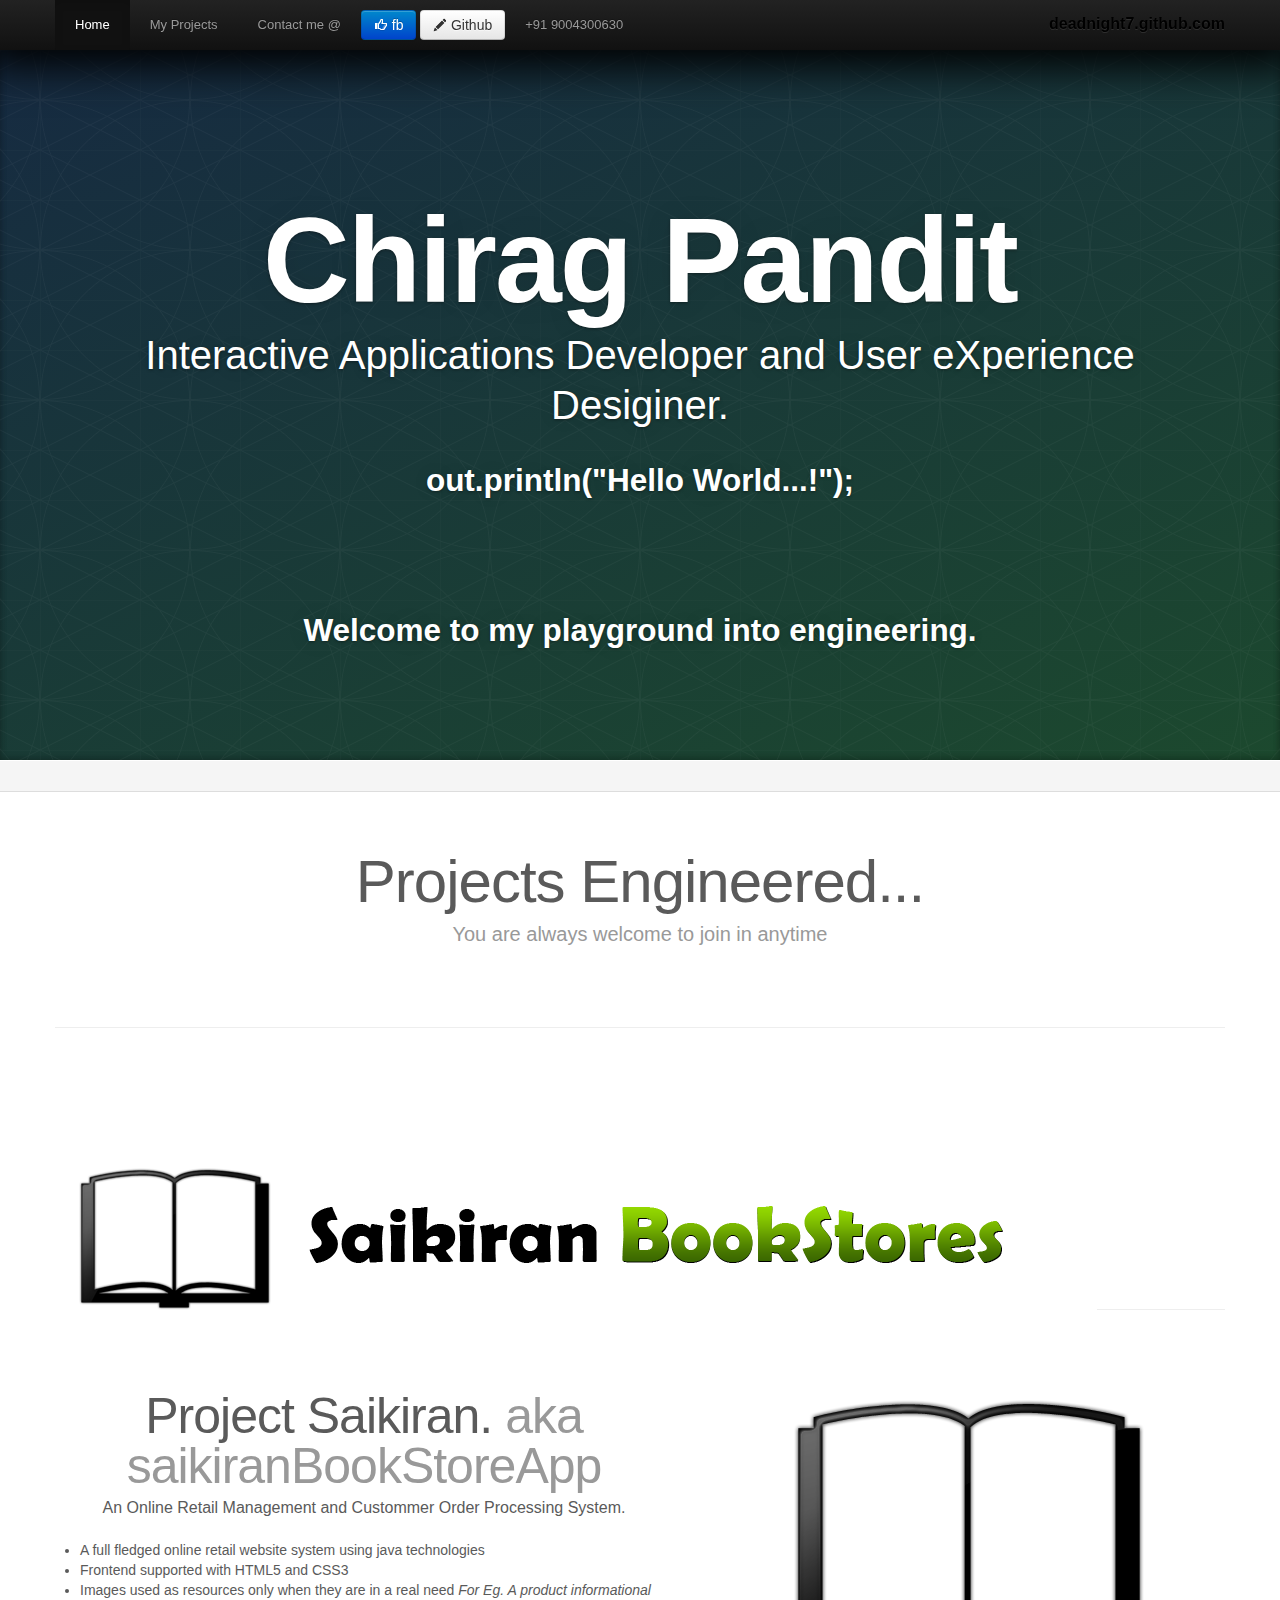
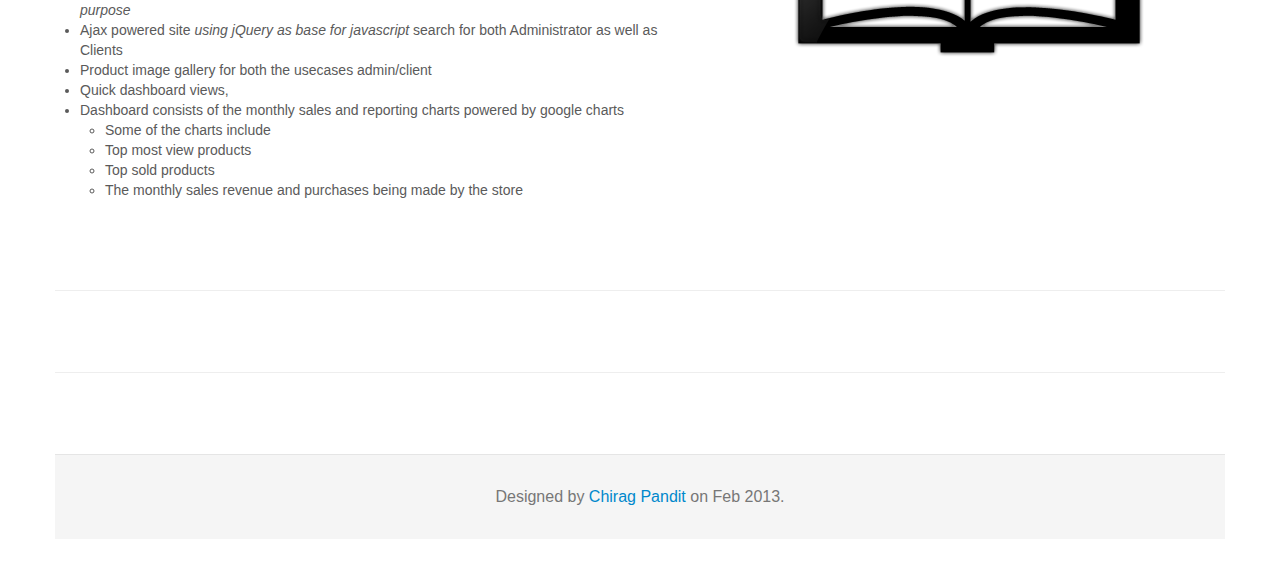
<file: index.html>
<!DOCTYPE html>
<html lang="en">
  <head>
  
    <meta charset="utf-8">
    <title>Chirag Pandit</title>
    <meta name="viewport" content="width=device-width, initial-scale=1.0">
    <meta name="description" content="">
    <meta name="author" content="">

    <!-- Le styles -->
    <link href="assets/css/bootstrap.css" rel="stylesheet">
    <link href="assets/css/bootstrap-responsive.css" rel="stylesheet">
    <link href="assets/css/docs.css" rel="stylesheet">
    <link href="assets/js/google-code-prettify/prettify.css" rel="stylesheet">

    <!-- Le HTML5 shim, for IE6-8 support of HTML5 elements -->
    <!--[if lt IE 9]>
      <script src="assets/js/html5shiv.js"></script>
    <![endif]-->
<link rel="shortcut icon" href="assets/ico/favicon.png">
 <style>

    /* GLOBAL STYLES
    -------------------------------------------------- */
    /* Padding below the footer and lighter body text */

    body {
      padding-bottom: 40px;
      color: #5a5a5a;
    }



    /* CUSTOMIZE THE NAVBAR
    -------------------------------------------------- */

    /* Special class on .container surrounding .navbar, used for positioning it into place. */
    .navbar-wrapper {
      position: absolute;
      top: 0;
      left: 0;
      right: 0;
      z-index: 10;
      margin-top: 20px;
      margin-bottom: -90px; /* Negative margin to pull up carousel. 90px is roughly margins and height of navbar. */
    }
    .navbar-wrapper .navbar {

    }

    /* Remove border and change up box shadow for more contrast */
    .navbar .navbar-inner {
      border: 0;
      -webkit-box-shadow: 0 2px 10px rgba(0,0,0,.25);
         -moz-box-shadow: 0 2px 10px rgba(0,0,0,.25);
              box-shadow: 0 2px 10px rgba(0,0,0,.25);
    }

    /* Downsize the brand/project name a bit */
    .navbar .brand {
      padding: 14px 20px 16px; /* Increase vertical padding to match navbar links */
      font-size: 16px;
      font-weight: bold;
      text-shadow: 0 -1px 0 rgba(0,0,0,.5);
    }

    /* Navbar links: increase padding for taller navbar */
    .navbar .nav > li > a {
      padding: 15px 20px;
    }

    /* Offset the responsive button for proper vertical alignment */
    .navbar .btn-navbar {
      margin-top: 10px;
    }




    /* MARKETING CONTENT
    -------------------------------------------------- */


    /* Featurettes
    ------------------------- */

    .featurette-divider {
      margin: 80px 0; /* Space out the Bootstrap <hr> more */
    }
    .featurette {
      padding-top: 120px; /* Vertically center images part 1: add padding above and below text. */
      overflow: hidden; /* Vertically center images part 2: clear their floats. */
    }
    .featurette-image {
      margin-top: -120px; /* Vertically center images part 3: negative margin up the image the same amount of the padding to center it. */
    }

    /* Give some space on the sides of the floated elements so text doesn't run right into it. */
    .featurette-image.pull-left {
      margin-right: 40px;
    }
    .featurette-image.pull-right {
      margin-left: 40px;
    }

    /* Thin out the marketing headings */
    .featurette-heading {
      font-size: 50px;
      font-weight: 300;
      line-height: 1;
      letter-spacing: -1px;
    }



    /* RESPONSIVE CSS
    -------------------------------------------------- */

    @media (max-width: 979px) {


      .featurette {
        height: auto;
        padding: 0;
      }
      .featurette-image.pull-left,
      .featurette-image.pull-right {
        display: block;
        float: none;
        max-width: 40%;
        margin: 0 auto 20px;
      }
    }


    @media (max-width: 767px) {

      .marketing .span4 + .span4 {
        margin-top: 40px;
      }

      .featurette-heading {
        font-size: 30px;
      }
      .featurette .lead {
        font-size: 18px;
        line-height: 1.5;
      }

    }
	
	.navbar-inverse .navbar-inner {

-webkit-box-shadow: 0px 0px 43px 17px rgb(0, 0, 0);
-moz-box-shadow: 0px 0px 43px 17px rgb(0, 0, 0);
-o-box-shadow: 0px 0px 43px 17px rgb(0, 0, 0);
box-shadow: 0px 0px 43px 17px rgb(0, 0, 0);
}
    </style>
	
	<script type="text/javascript">

  var _gaq = _gaq || [];
  _gaq.push(['_setAccount', 'UA-39256254-1']);
  _gaq.push(['_trackPageview']);

  (function() {
    var ga = document.createElement('script'); ga.type = 'text/javascript'; ga.async = true;
    ga.src = ('https:' == document.location.protocol ? 'https://ssl' : 'http://www') + '.google-analytics.com/ga.js';
    var s = document.getElementsByTagName('script')[0]; s.parentNode.insertBefore(ga, s);
  })();

</script>
  </head>
  
  <body data-spy="scroll" data-target=".navbar">

    <!-- Navbar
    ================================================== -->
    <div class="navbar navbar-inverse navbar-fixed-top">
      <div class="navbar-inner">
        <div class="container">
          <button type="button" class="btn btn-navbar" data-toggle="collapse" data-target=".nav-collapse">
            <span class="icon-bar"></span>
            <span class="icon-bar"></span>
            <span class="icon-bar"></span>
          </button>
          <a class="brand" href="./index.html">deadnight7.github.com</a>
          <div class="nav-collapse collapse">
            <ul class="nav">
              <li class="active">
                <a href="#home">Home</a>
              </li>
              <li class="">
                <a href="#projects">My Projects</a>
              </li>
              <li class="">
                <a href="">Contact me @</a>
              </li>
			  <li class="">
<p>
  <a href="https://facebook.com/chirag.pandit07" class="btn btn-primary" type="button"><i class="icon-thumbs-up icon-white"></i> fb</a>
  
  <a href = "https://github.com/deadnight7?tab=repositories" class="btn" type="button"><i class=" icon-pencil icon-black"></i> Github</a>

</p>
			  </li>
			  <li class="">
<a href="">+91 9004300630</a>
			  </li>
             
			  <li class="">

			  </li>
            </ul>

          </div>
        </div>
      </div>
    </div>

<div class="jumbotron masthead" id="home">
  <div class="container">
  <br/>
  <br/>
  <br/>
  <br/>
    <h1>Chirag Pandit</h1>
    <p>
	Interactive Applications Developer and User eXperience Desiginer.
	<br/><h2>out.println("Hello World...!");</h2>
	</p><p>
	<br/><h2>Welcome to my playground into engineering.</h2>
	</p>
    </ul>
  </div>
</div>

<div class="bs-docs-social">
  <div class="container">
    <ul class="bs-docs-social-buttons">
      
	  
    </ul>
  </div>
</div>





<div class="container" id="projects">

  <div class="marketing">

    <h1>Projects Engineered...<br/> </h1>
    <p class="marketing-byline">You are always welcome to join in anytime</p>

      <!-- START THE FEATURETTES -->

      <hr class="featurette-divider">

	  <style>
	  
	  </style>
      <div class="featurette">
        <a target="_blank" id="sklogo" class ="featurette-image" href="http://deadnight7.github.com/saikiranBookstoreApp">
		<!-- The Main Lgogo-->
		<img id="sklogo" alt="saikiran bookstore project" class="featurette-image pull-left" src="assets/img/logo3.png"/>
		</a>
      <hr class="featurette-divider">
	  <!-- The Sub Lgogo-->
        <a target="_blank" id="sklogo" class ="featurette-image" href="https://github.com/deadnight7/saikiranBookstoreApp">
		<img class="featurette-image pull-right" src="assets/img/book.png"/>
		</a>
			
        <h2 class="featurette-heading">Project Saikiran. <span class="muted">aka saikiranBookStoreApp</span></h2>
		
        <p class="lead">An Online Retail Management and Custommer Order Processing System. 
		</p>
		<ul class="text-left">
<li>A full fledged online retail website system using java technologies</li>
<li>Frontend supported with HTML5 and CSS3 </li>
<li>Images used as resources only when they are in a real need <em>For Eg. A product informational purpose</em>
</li>
<li>Ajax powered site <em>using jQuery as base for javascript</em> search for both Administrator as well as Clients</li>
<li>Product image gallery for both the usecases admin/client</li>
<li>Quick dashboard views,</li>
<li>Dashboard consists of the monthly sales and reporting charts powered by google charts

<ul>
<li>Some of the charts include </li>
<li>Top most view products</li>
<li>Top sold products</li>
<li>The monthly sales revenue and purchases being made by the store</li>
</ul>
</li>
</ul>
      </div>

      <hr class="featurette-divider">
<!--
      <div class="featurette">
        <img class="featurette-image pull-left" src="assets/img/examples/browser-icon-firefox.png">
        <h2 class="featurette-heading">Project Saikiran <span class="muted">aka saikiranBookstoreApp</span></h2>
        <p class="lead">Donec ullamcorper nulla non metus auctor fringilla. Vestibulum id ligula porta felis euismod semper. Praesent commodo cursus magna, vel scelerisque nisl consectetur. Fusce dapibus, tellus ac cursus commodo.</p>
      </div>

      <hr class="featurette-divider">

      <div class="featurette">
        <img class="featurette-image pull-right" src="assets/img/examples/browser-icon-safari.png">
        <h2 class="featurette-heading">And lastly, this one. <span class="muted">Checkmate.</span></h2>
        <p class="lead">Donec ullamcorper nulla non metus auctor fringilla. Vestibulum id ligula porta felis euismod semper. Praesent commodo cursus magna, vel scelerisque nisl consectetur. Fusce dapibus, tellus ac cursus commodo.</p>
      </div>
-->


      <hr class="featurette-divider">

      <!-- /END THE FEATURETTES -->
<!--
    <div class="row-fluid">
      <div class="span4">
        <img class="marketing-img" src="assets/img/bs-docs-twitter-github.png">
        <h2>By nerds, for nerds.</h2>
        <p>Built at Twitter by <a href="http://twitter.com/mdo">@mdo</a> and <a href="http://twitter.com/fat">@fat</a>, Bootstrap utilizes <a href="http://lesscss.org">LESS CSS</a>, is compiled via <a href="http://nodejs.org">Node</a>, and is managed through <a href="http://github.com">GitHub</a> to help nerds do awesome stuff on the web.</p>
      </div>
      <div class="span4">
        <img class="marketing-img" src="assets/img/bs-docs-responsive-illustrations.png">
        <h2>Made for everyone.</h2>
        <p>Bootstrap was made to not only look and behave great in the latest desktop browsers (as well as IE7!), but in tablet and smartphone browsers via <a href="./scaffolding.html#responsive">responsive CSS</a> as well.</p>
      </div>
      <div class="span4">
        <img class="marketing-img" src="assets/img/bs-docs-bootstrap-features.png">
        <h2>Packed with features.</h2>
        <p>A 12-column responsive <a href="./scaffolding.html#gridSystem">grid</a>, dozens of components, <a href="./javascript.html">JavaScript plugins</a>, typography, form controls, and even a <a href="./customize.html">web-based Customizer</a> to make Bootstrap your own.</p>
      </div>
    </div>

    <hr id="aboutme" class="soften">

    <h2>Who am I... # Your friendly neighbourhood &lt;application developer/&gt;</h2>
    <p class="marketing-byline">For even more sites built with Bootstrap, <a href="http://builtwithbootstrap.tumblr.com/" target="_blank">visit the unofficial Tumblr</a> or <a href="./getting-started.html#examples">browse the examples</a>.</p>
    <div class="row-fluid">
      <ul class="thumbnails example-sites">
        <li class="span3">
          <a class="thumbnail" href="http://soundready.fm/" target="_blank">
            <img src="assets/img/example-sites/soundready.png" alt="SoundReady.fm">
          </a>
        </li>
        <li class="span3">
          <a class="thumbnail" href="http://kippt.com/" target="_blank">
            <img src="assets/img/example-sites/kippt.png" alt="Kippt">
          </a>
        </li>
        <li class="span3">
          <a class="thumbnail" href="http://www.gathercontent.com/" target="_blank">
            <img src="assets/img/example-sites/gathercontent.png" alt="Gather Content">
          </a>
        </li>
        <li class="span3">
          <a class="thumbnail" href="http://www.jshint.com/" target="_blank">
            <img src="assets/img/example-sites/jshint.png" alt="JS Hint">
          </a>
        </li>
      </ul>
     </div>


-->
    <!-- Footer
    ================================================== -->
    <footer class="footer">
      <div class="container">
        <p>Designed by <a href="https://fb.com/chirag.pandit07" target="_blank">Chirag Pandit</a> on Feb 2013.
		
        </ul>
      </div>
    </footer>



    <!-- Le javascript
    ================================================== -->
    <!-- Placed at the end of the document so the pages load faster -->
    
	
	<script type="text/javascript" src="http://platform.twitter.com/widgets.js"></script>
    <script src="assets/js/jquery.js"></script>
    <script src="assets/js/bootstrap-transition.js"></script>
    <script src="assets/js/bootstrap-alert.js"></script>
    <script src="assets/js/bootstrap-modal.js"></script>
    <script src="assets/js/bootstrap-dropdown.js"></script>
    <script src="assets/js/bootstrap-scrollspy.js"></script>
    <script src="assets/js/bootstrap-tab.js"></script>
    <script src="assets/js/bootstrap-tooltip.js"></script>
    <script src="assets/js/bootstrap-popover.js"></script>
    <script src="assets/js/bootstrap-button.js"></script>
    <script src="assets/js/bootstrap-collapse.js"></script>
    <script src="assets/js/bootstrap-carousel.js"></script>
    <script src="assets/js/bootstrap-typeahead.js"></script>
    <script src="assets/js/bootstrap-affix.js"></script>

    <script src="assets/js/holder/holder.js"></script>
    <script src="assets/js/google-code-prettify/prettify.js"></script>

    <script src="assets/js/application.js"></script>
    <script>
		$('#navbar').scrollspy();
	</script>



  </body>
</html>
</file>
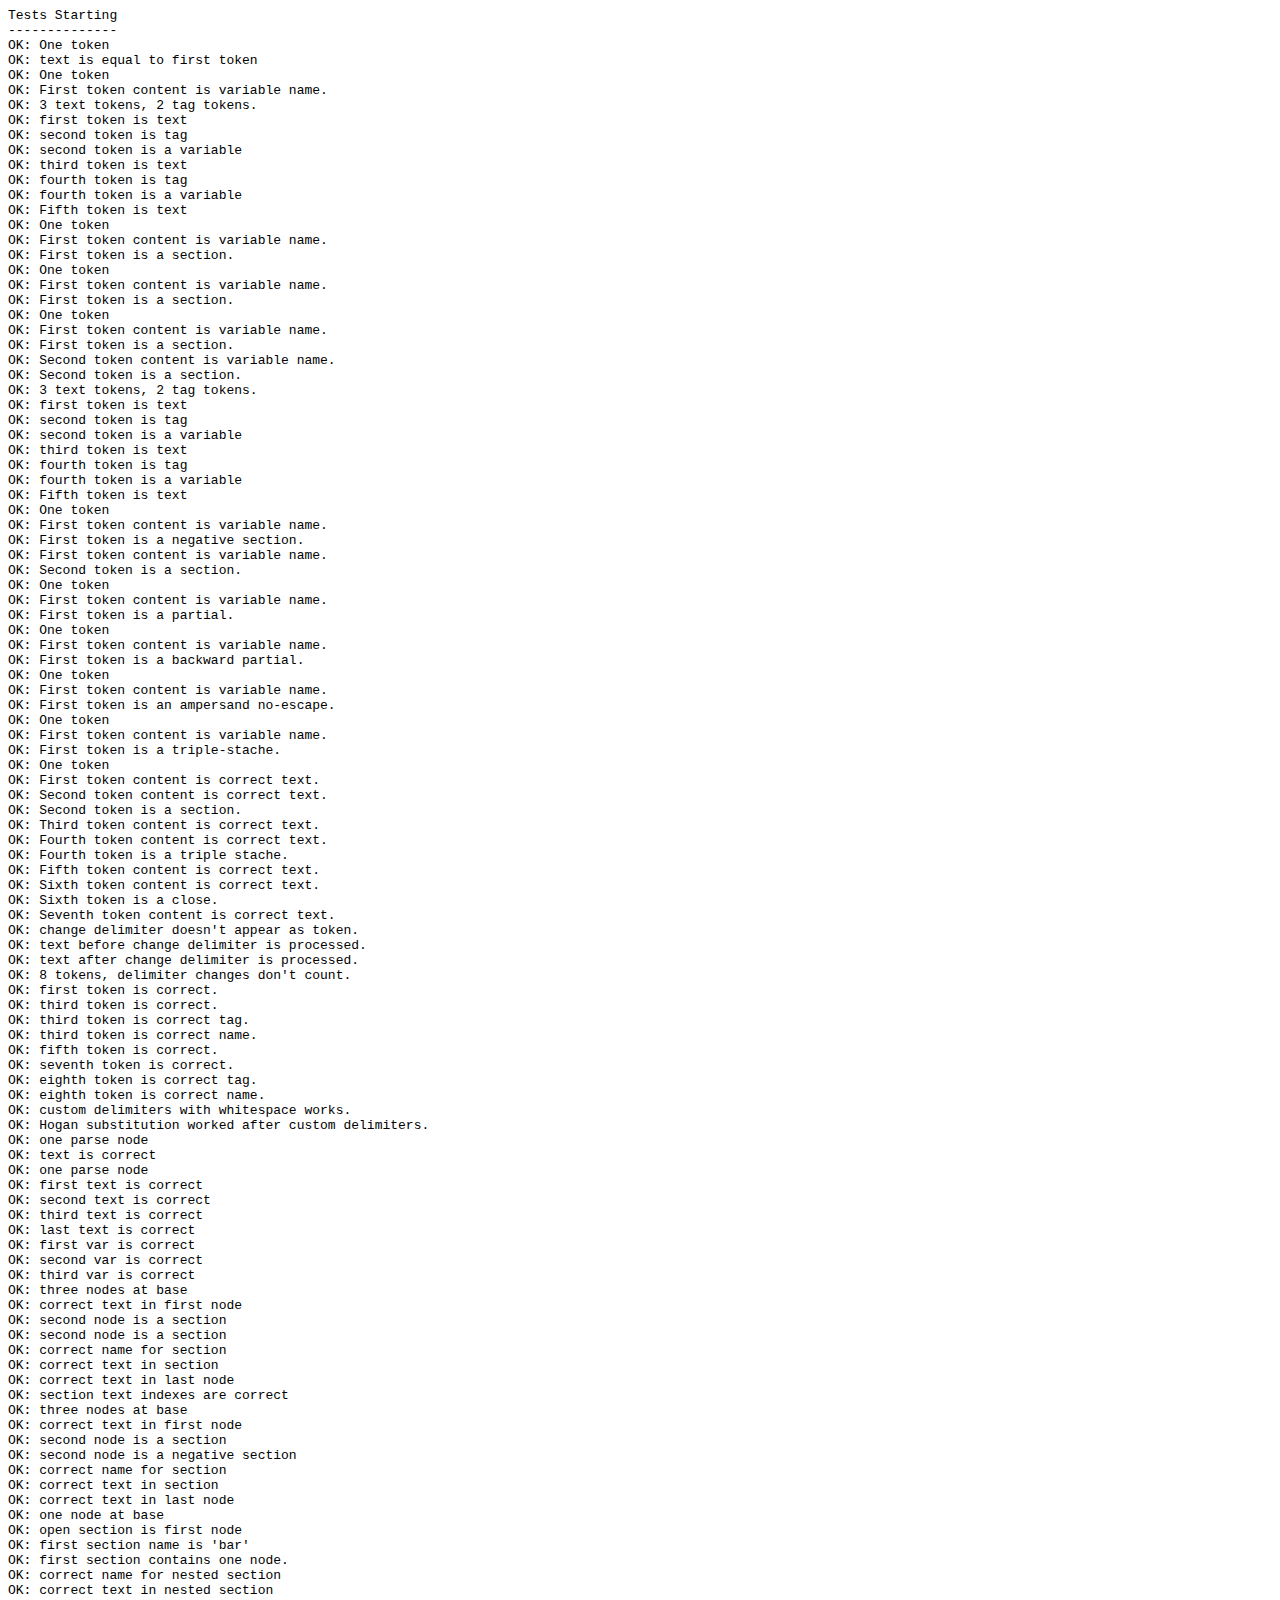
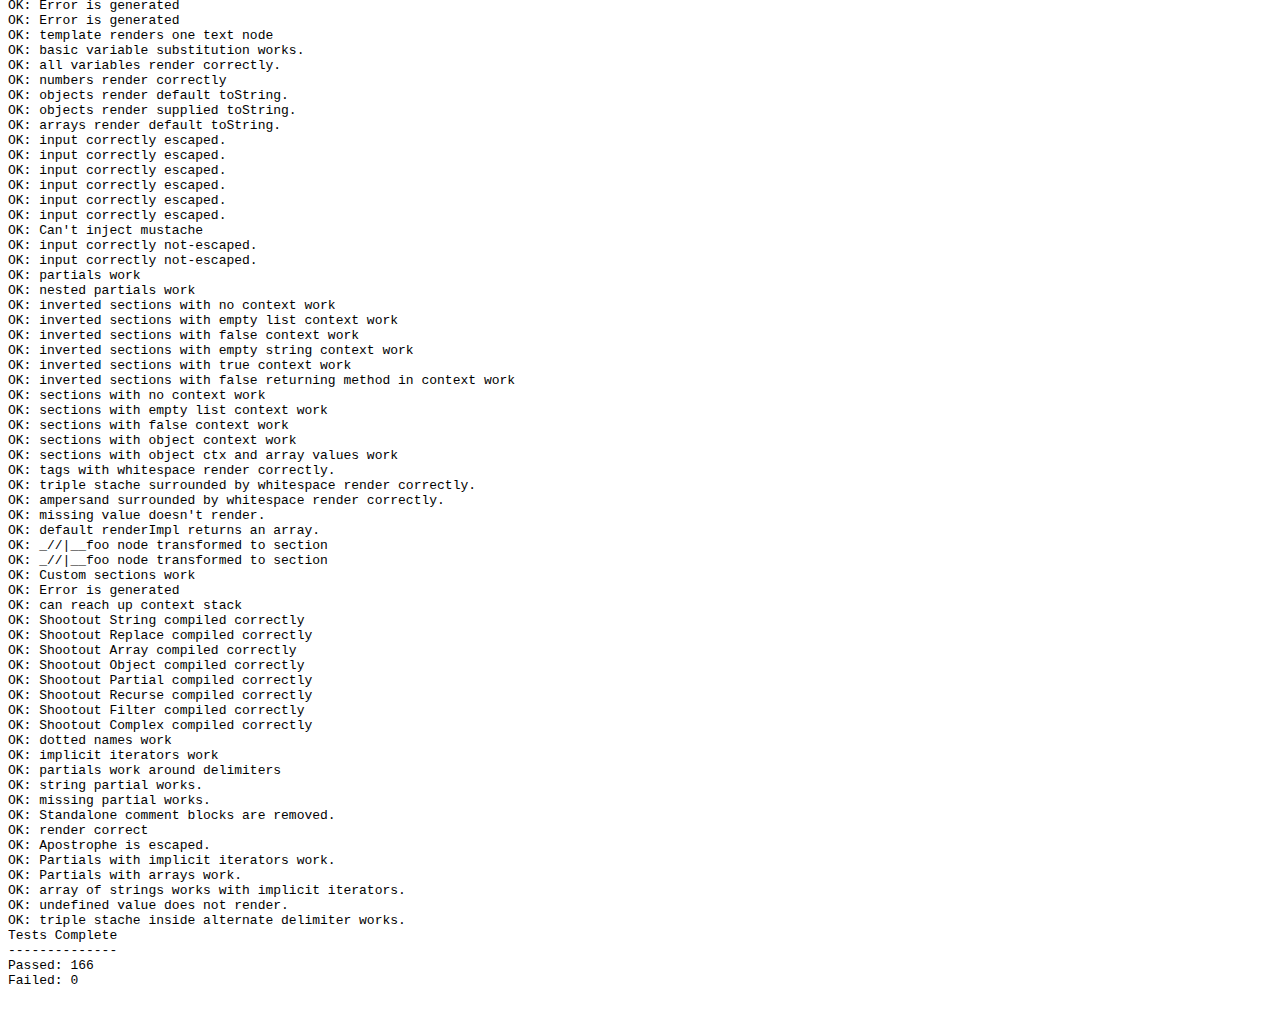
<file: build/node_modules/hogan.js/test/index.html>
<html>
<head>
	<title>test</title>
	<script src="https://raw.github.com/douglascrockford/JSON-js/master/json2.js"></script>
</head>
<body>
  <code id="console"></code>
  <script>var Hogan = {};</script>
  <script src="../lib/template.js"></script>
  <script src="../lib/compiler.js"></script>
  <script src="./index.js"></script>
</body>
</html>
</file>
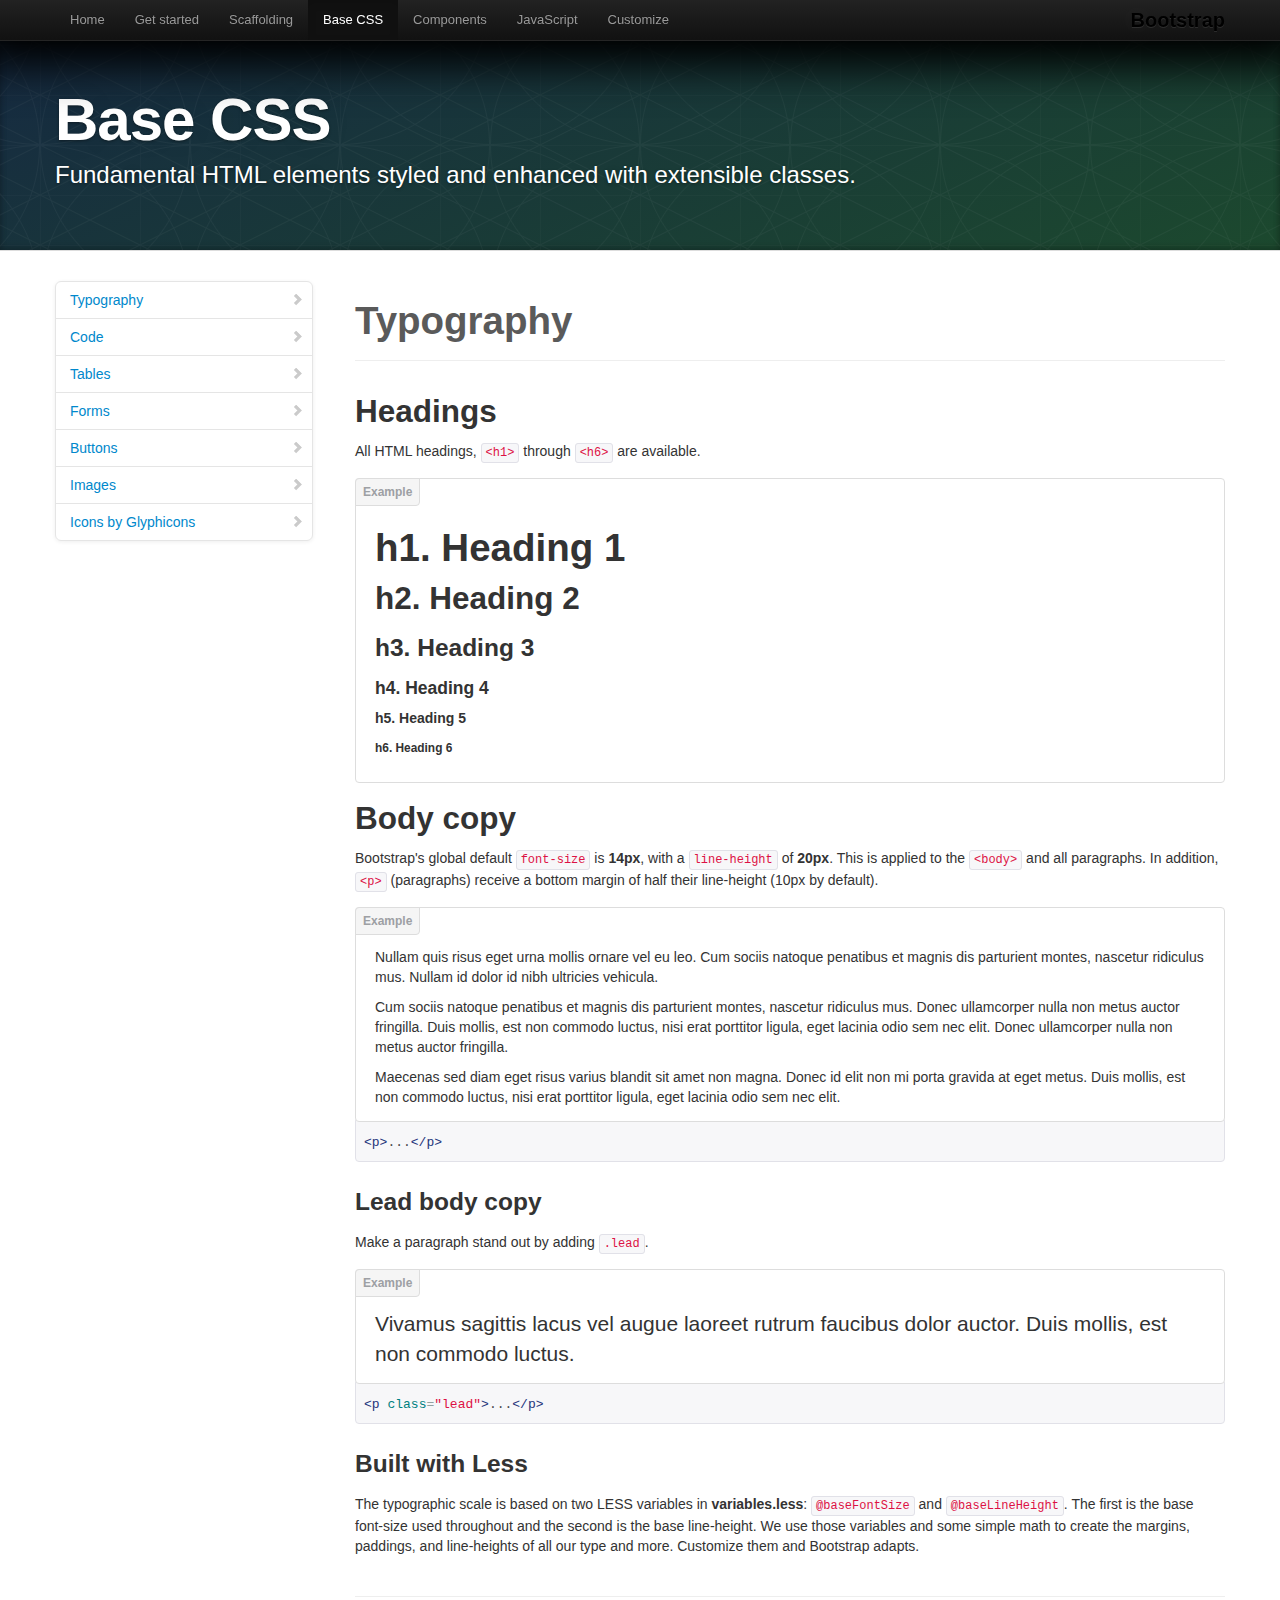
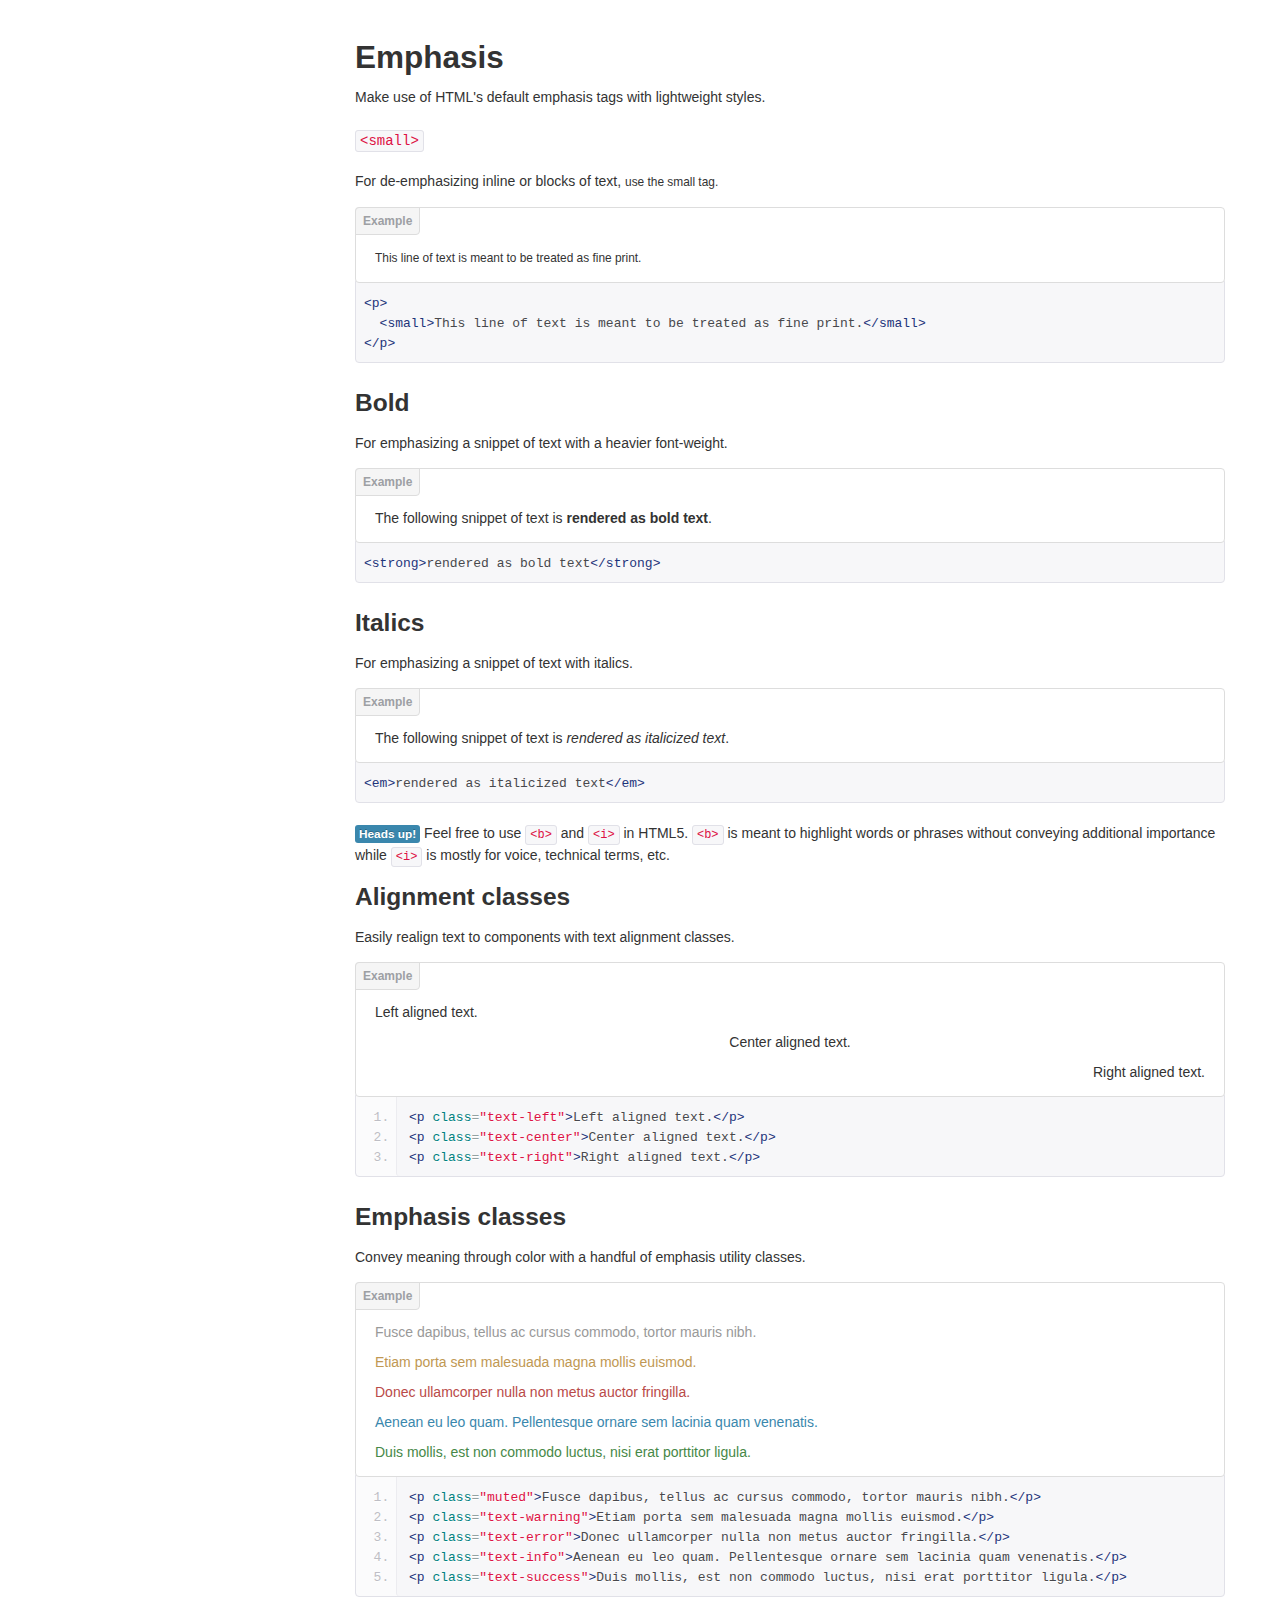
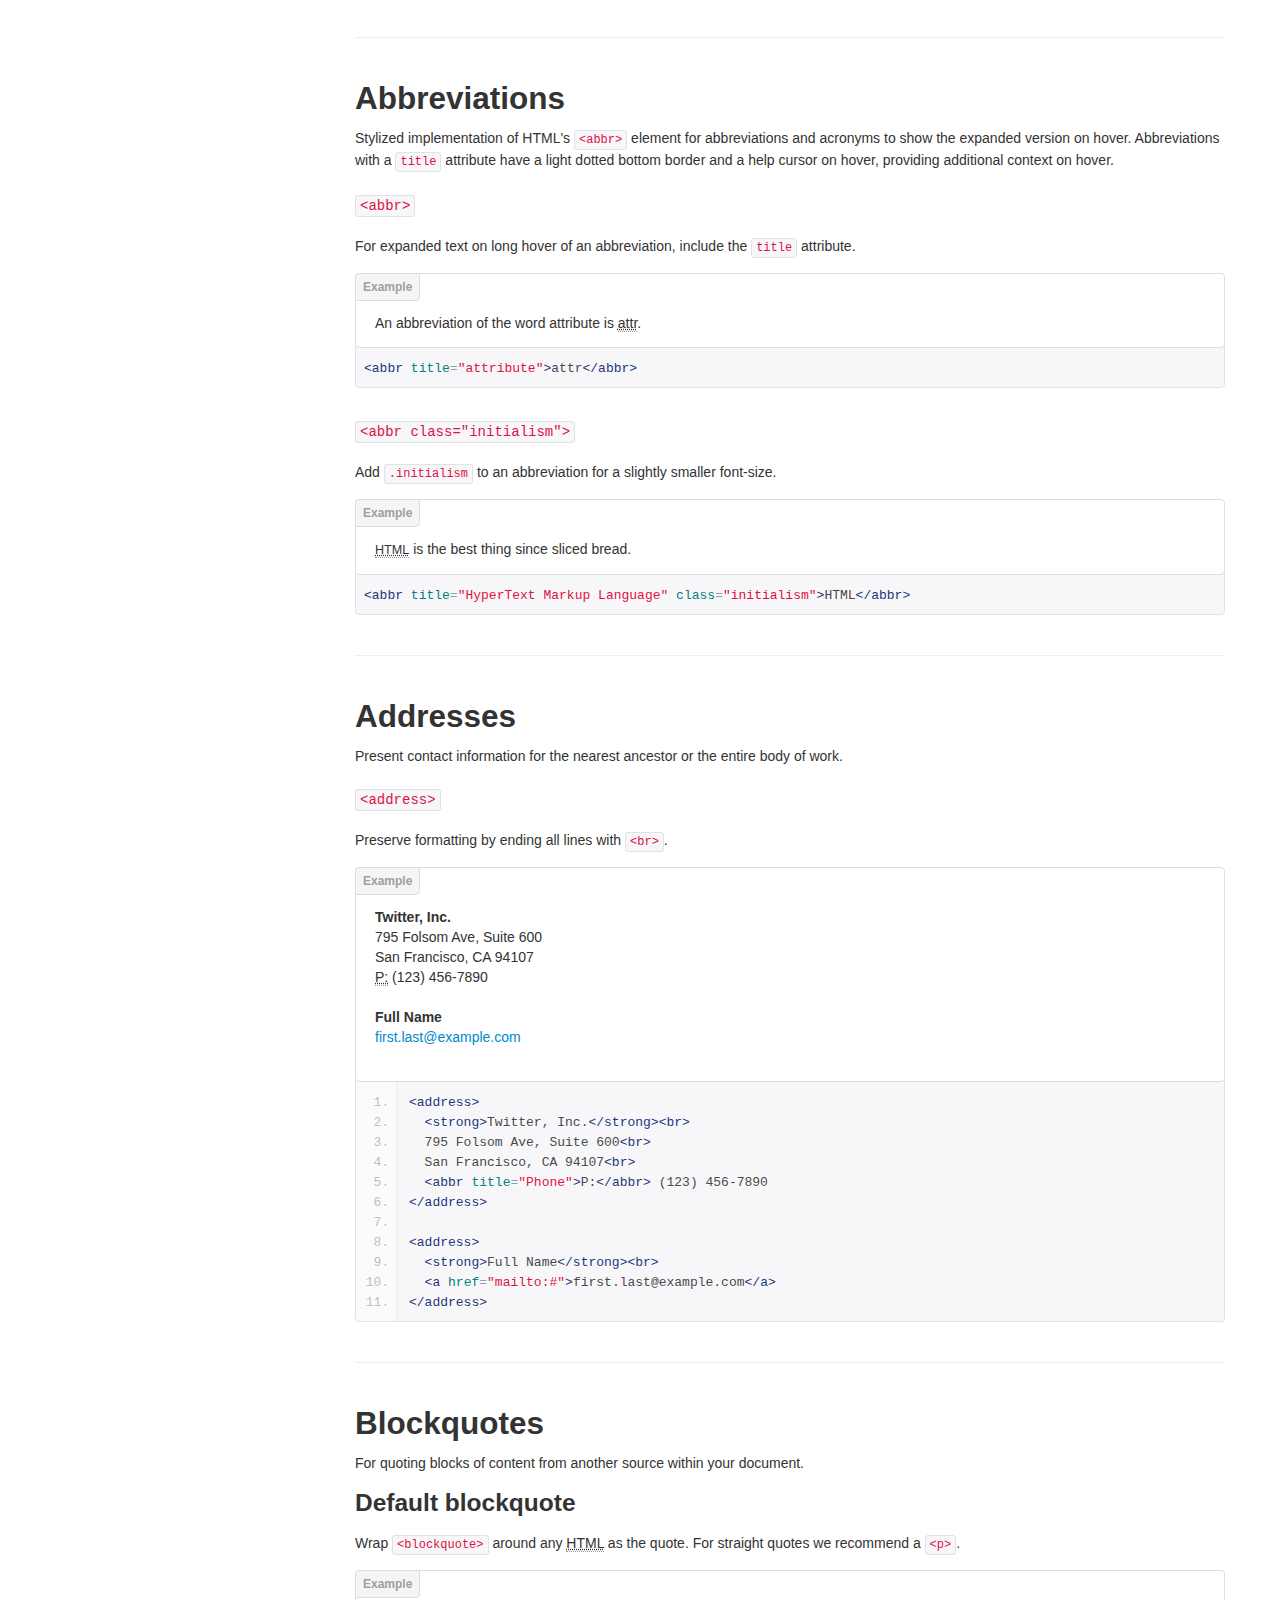
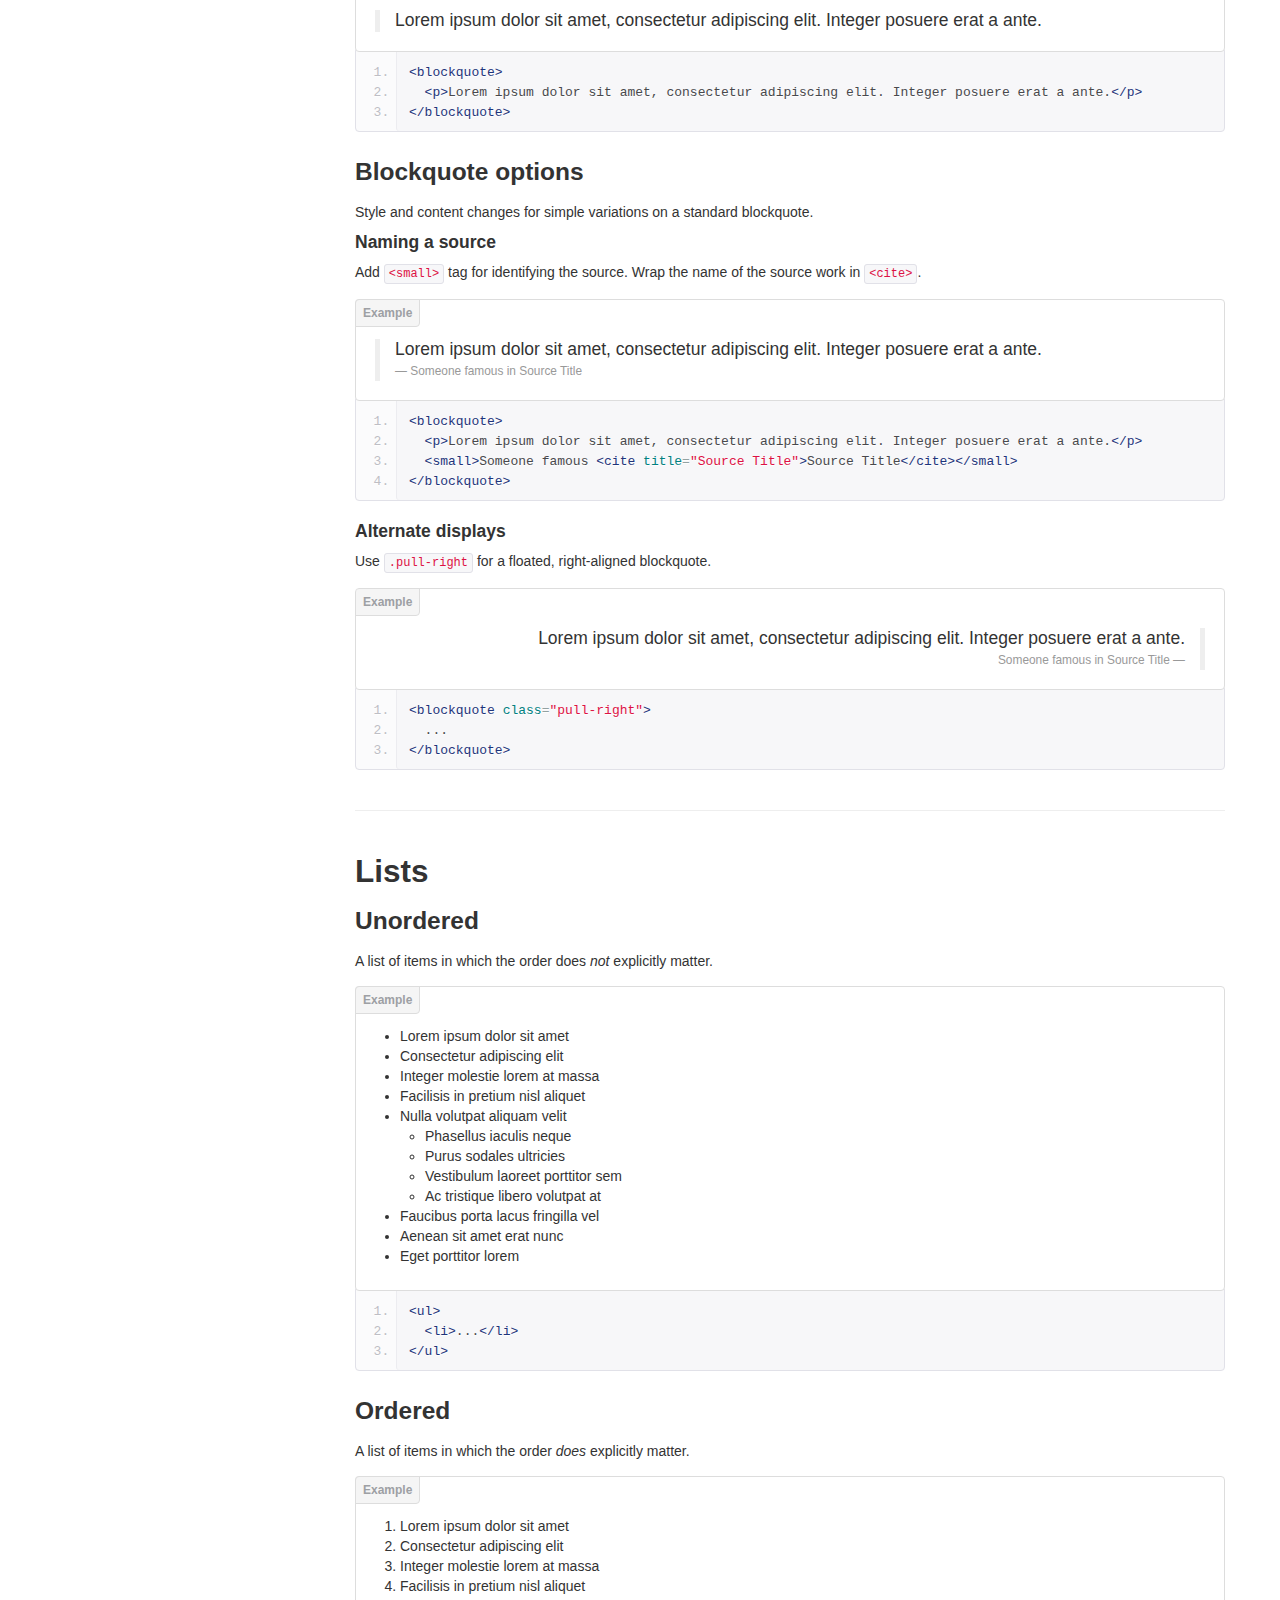
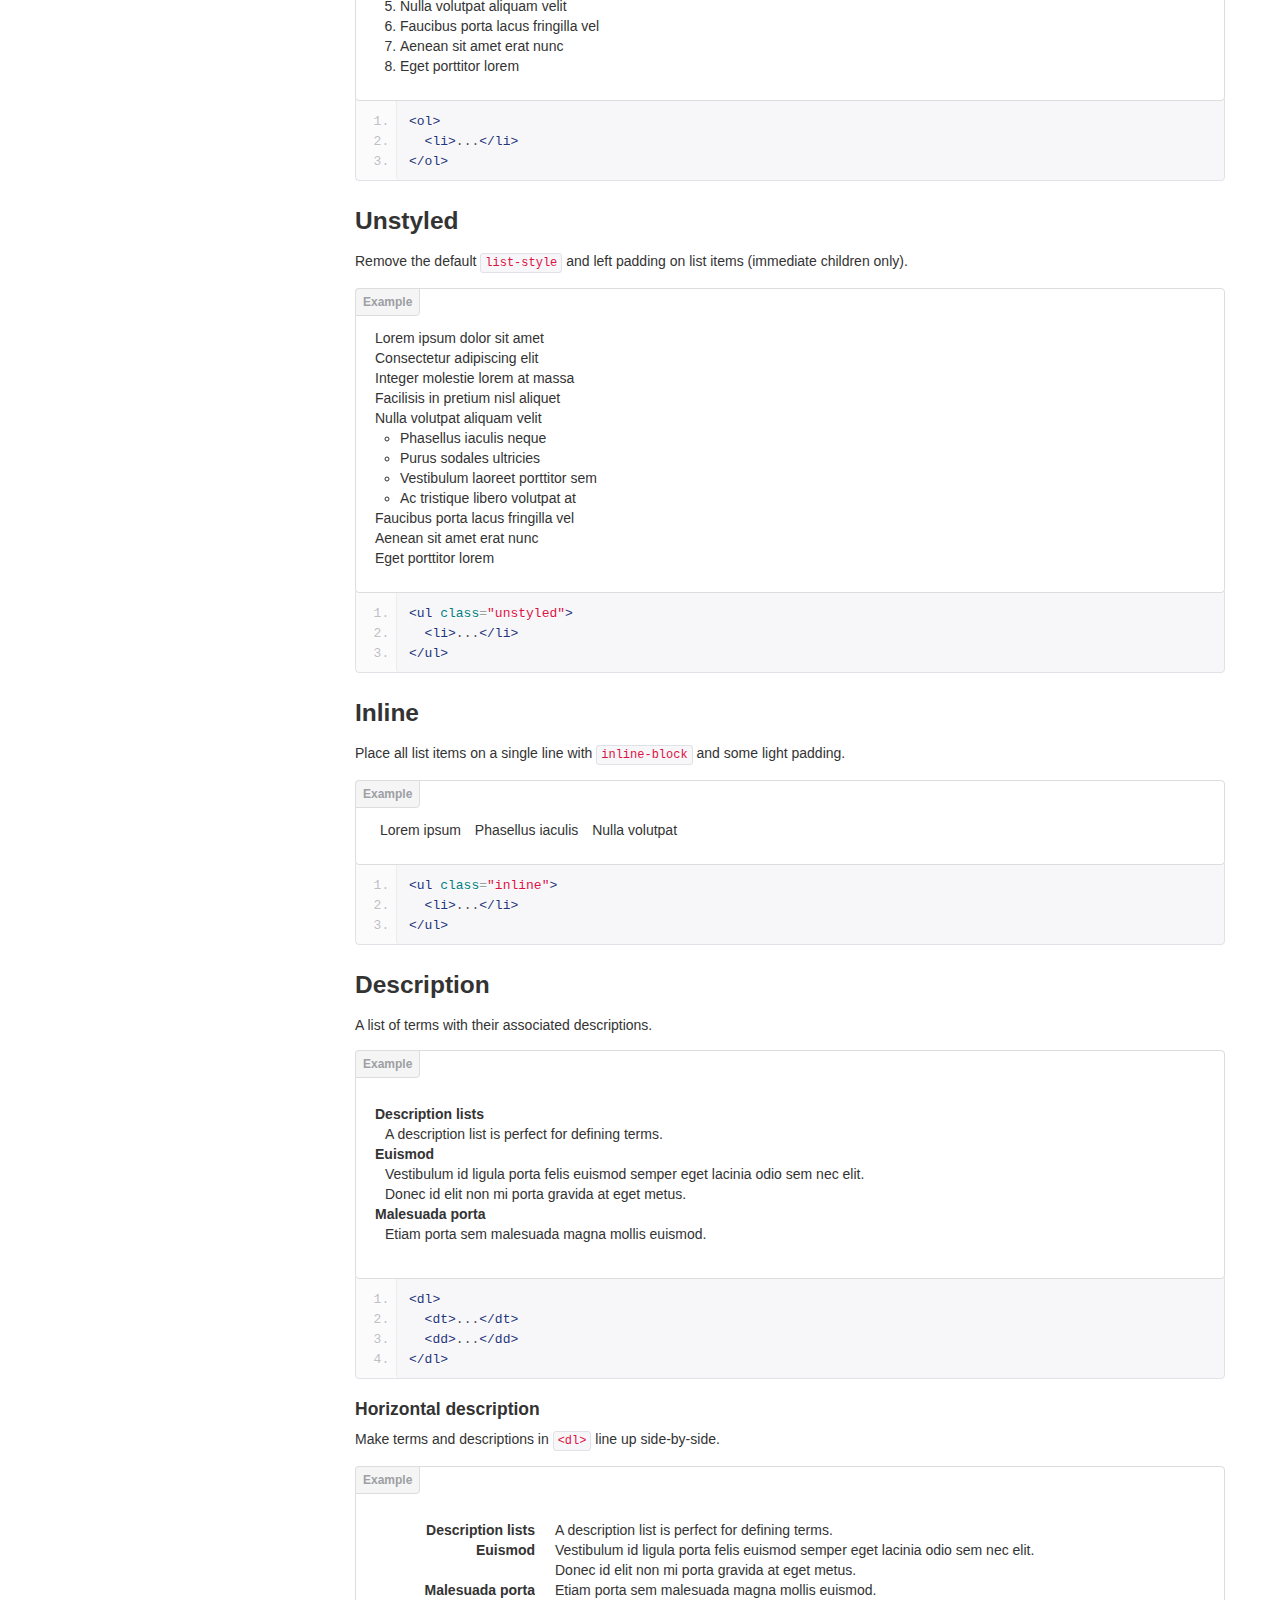
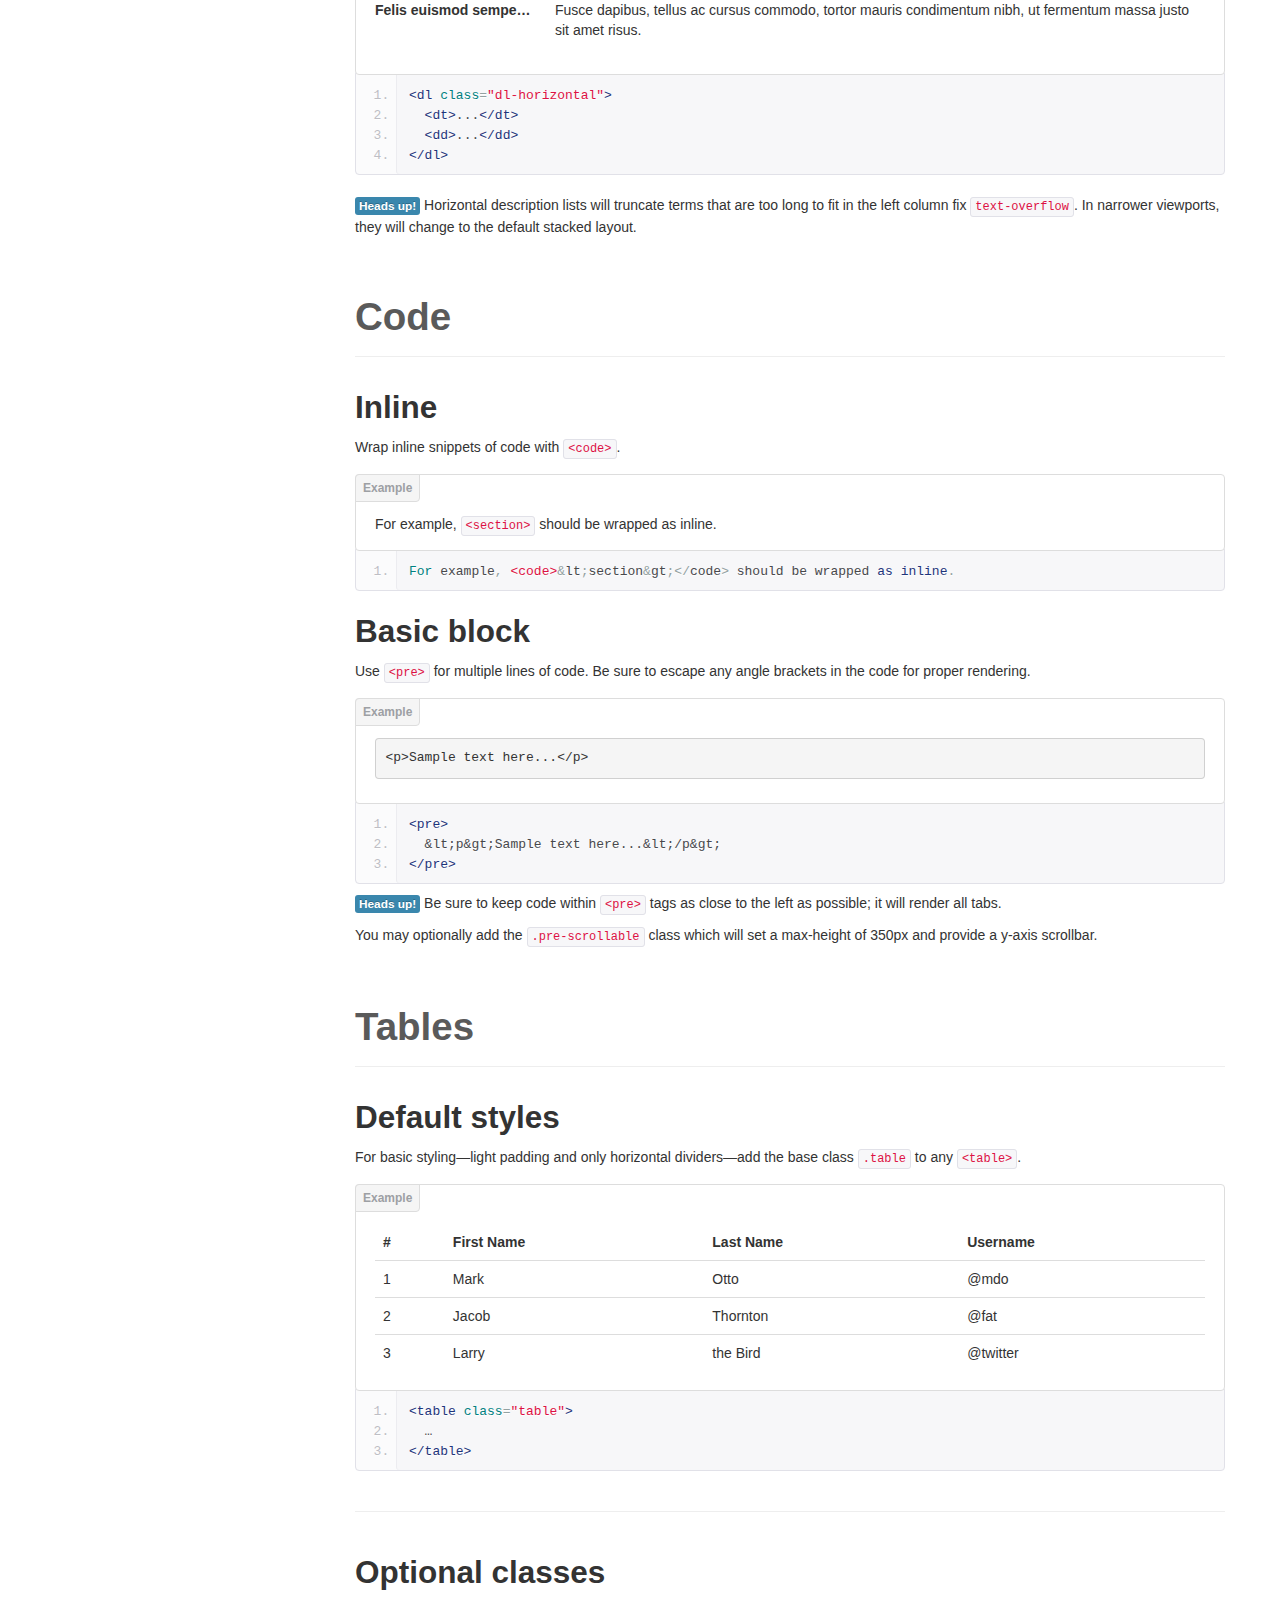
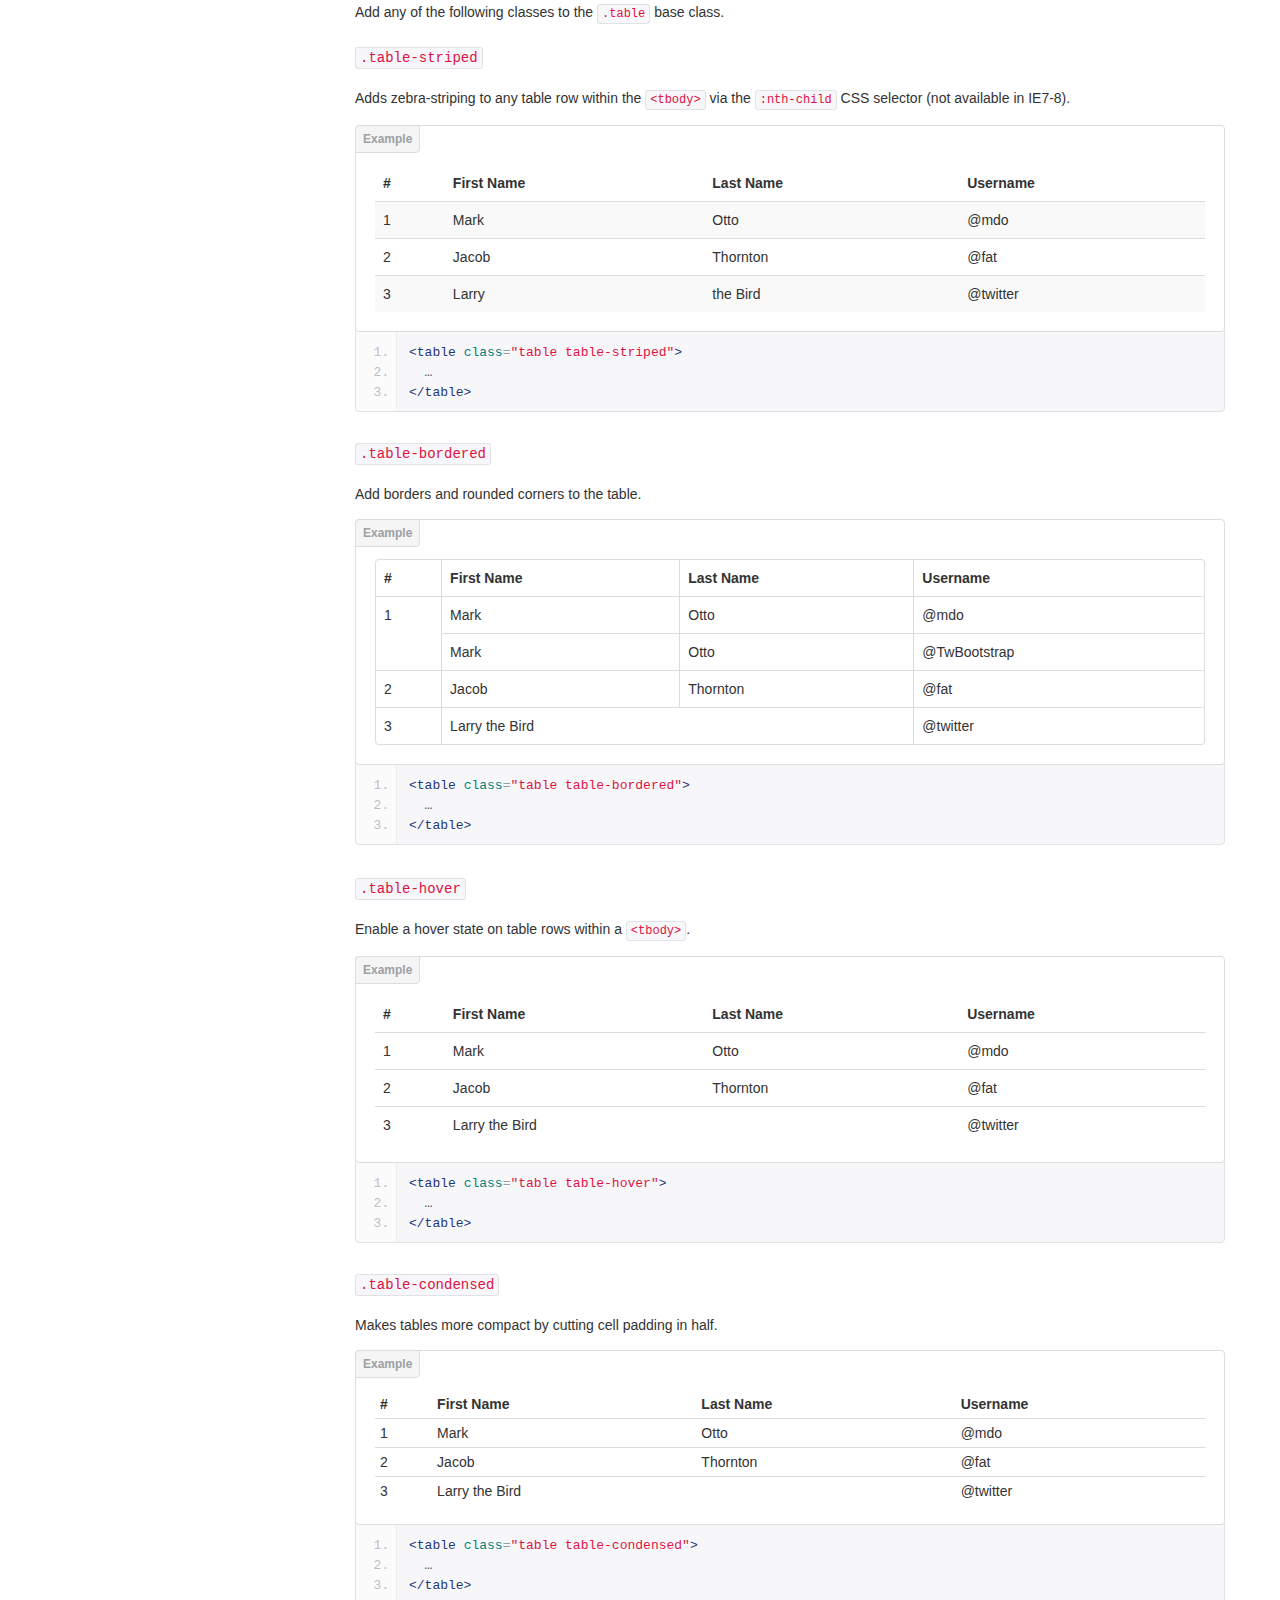
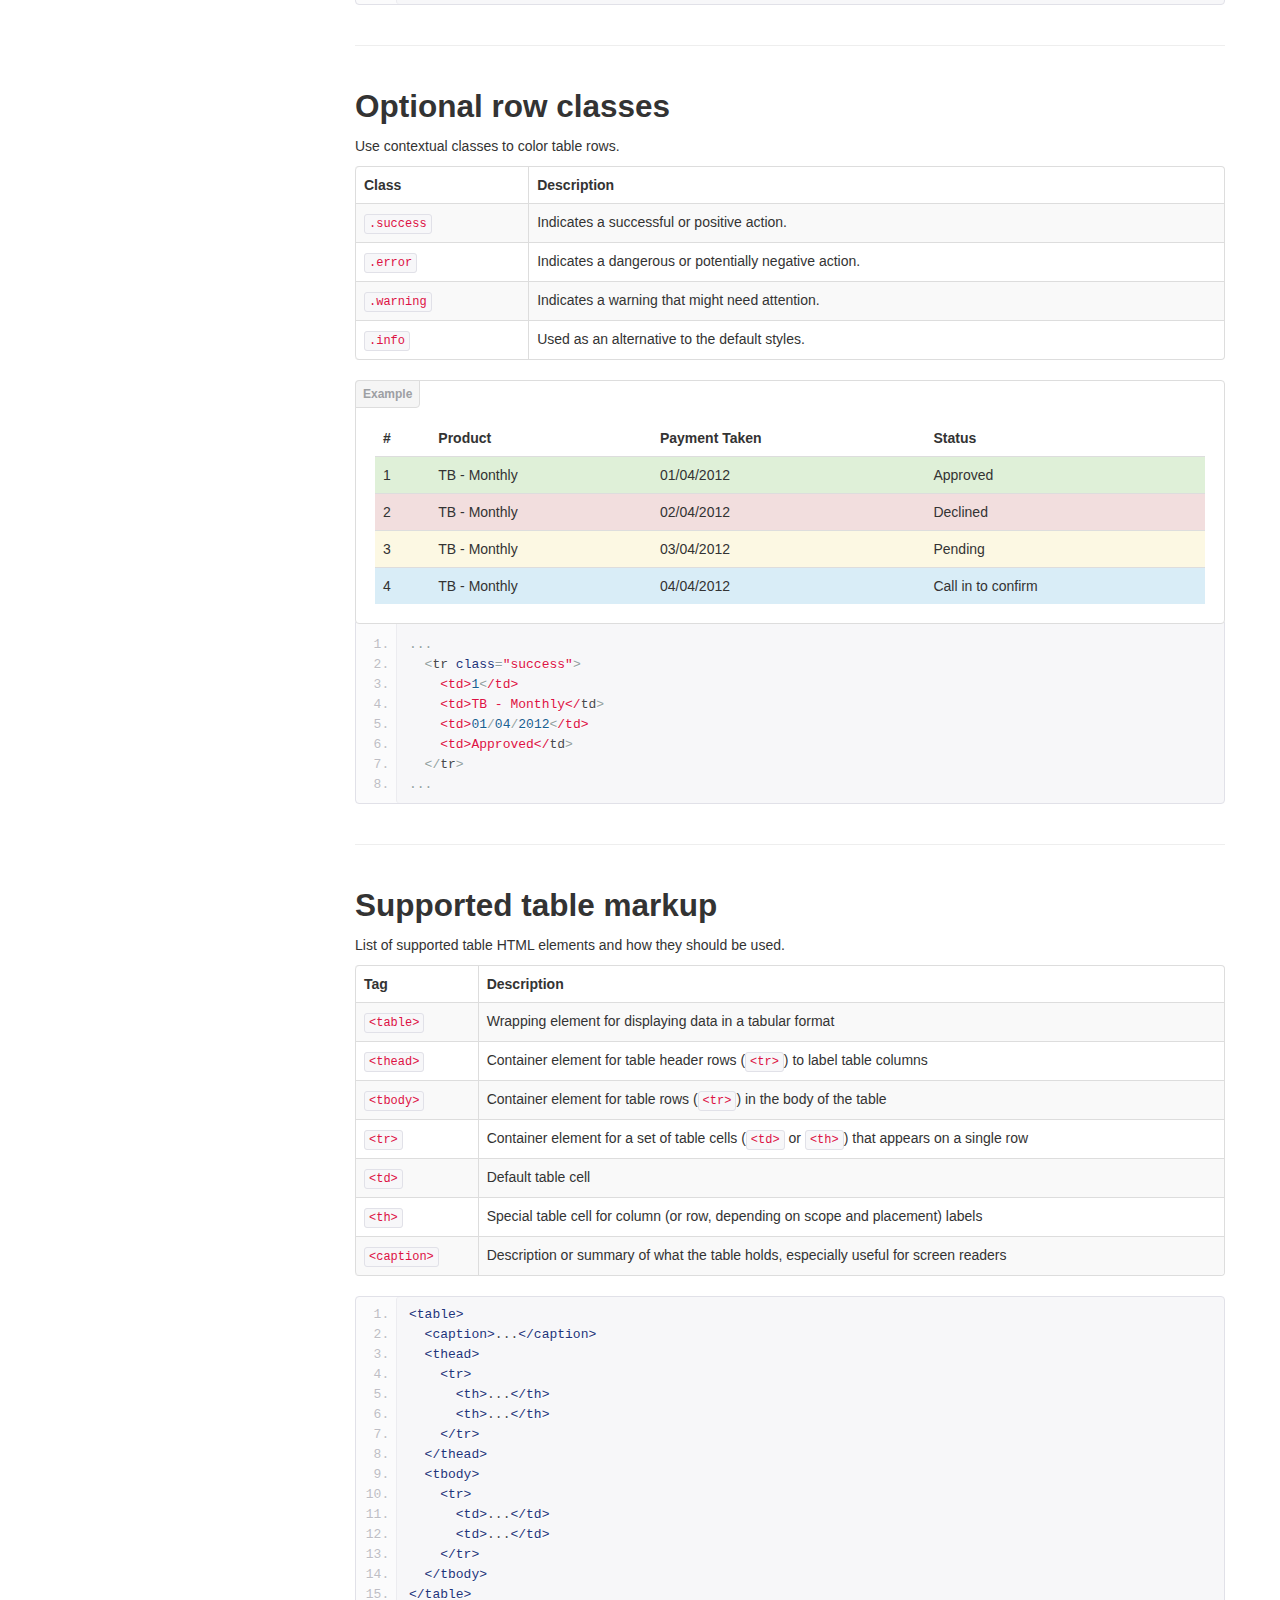
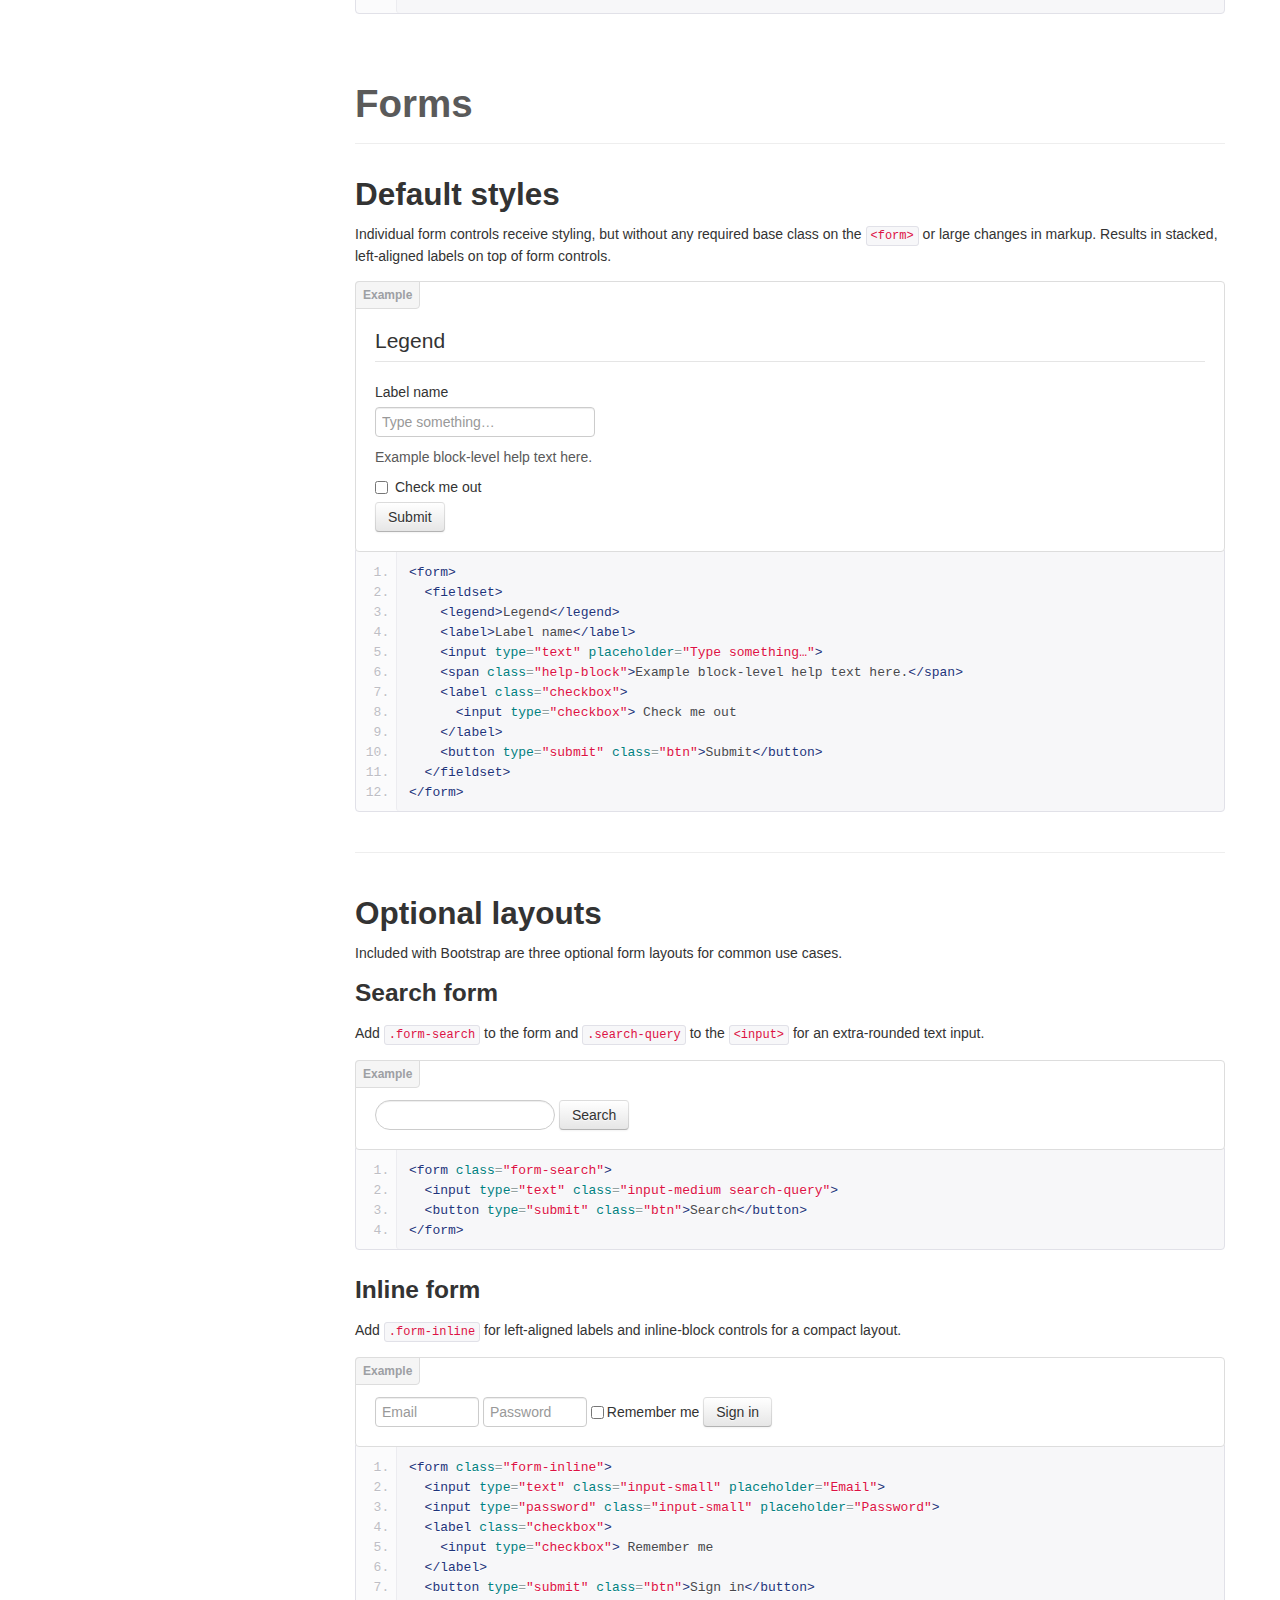
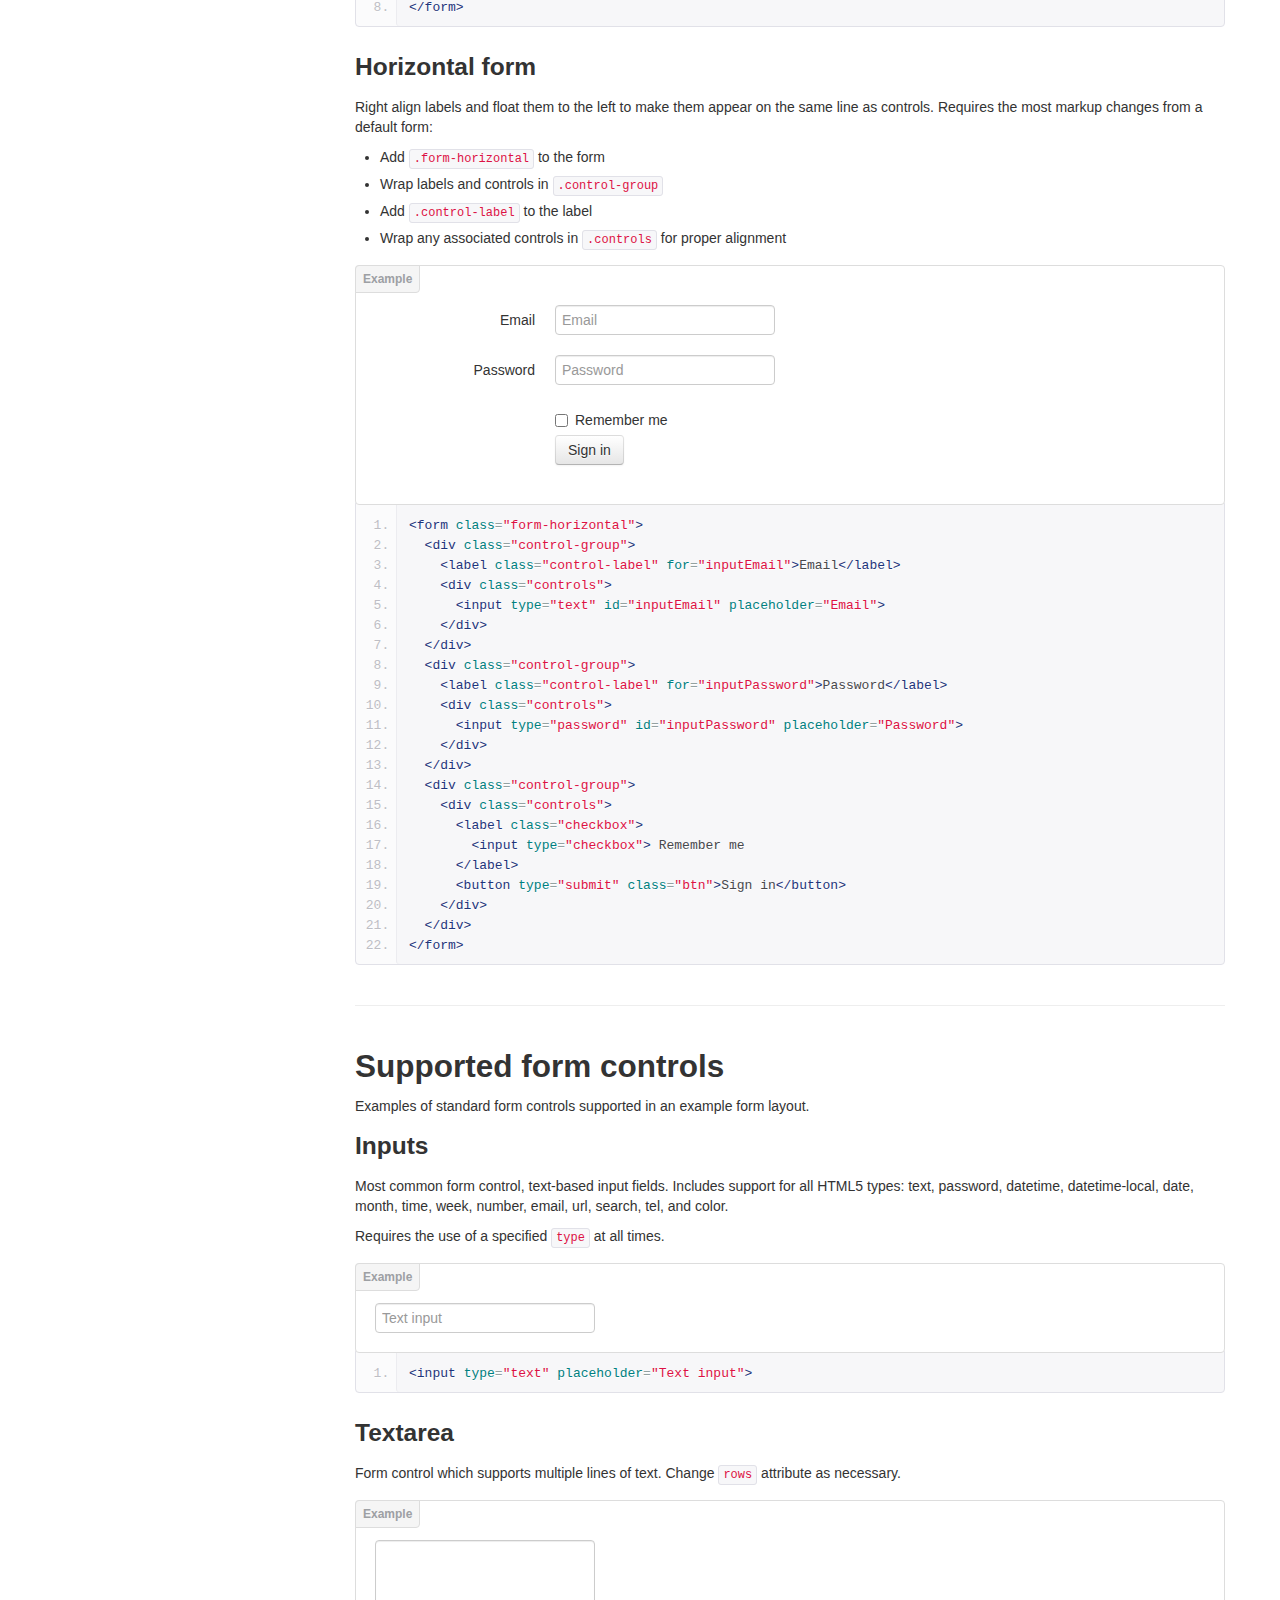
<file: base-css.html>
<!DOCTYPE html>
<html lang="en">
  <head>
    <meta charset="utf-8">
    <title>Base · Bootstrap</title>
    <meta name="viewport" content="width=device-width, initial-scale=1.0">
    <meta name="description" content="">
    <meta name="author" content="">

    <!-- Le styles -->
    <link href="assets/css/bootstrap.css" rel="stylesheet">
    <link href="assets/css/bootstrap-responsive.css" rel="stylesheet">
    <link href="assets/css/docs.css" rel="stylesheet">
    <link href="assets/js/google-code-prettify/prettify.css" rel="stylesheet">

    <!-- Le HTML5 shim, for IE6-8 support of HTML5 elements -->
    <!--[if lt IE 9]>
      <script src="assets/js/html5shiv.js"></script>
    <![endif]-->

    <!-- Le fav and touch icons -->
    <link rel="apple-touch-icon-precomposed" sizes="144x144" href="assets/ico/apple-touch-icon-144-precomposed.png">
    <link rel="apple-touch-icon-precomposed" sizes="114x114" href="assets/ico/apple-touch-icon-114-precomposed.png">
      <link rel="apple-touch-icon-precomposed" sizes="72x72" href="assets/ico/apple-touch-icon-72-precomposed.png">
                    <link rel="apple-touch-icon-precomposed" href="assets/ico/apple-touch-icon-57-precomposed.png">
                                   <link rel="shortcut icon" href="assets/ico/favicon.png">

  </head>

  <body data-spy="scroll" data-target=".bs-docs-sidebar">

    <!-- Navbar
    ================================================== -->
    <div class="navbar navbar-inverse navbar-fixed-top">
      <div class="navbar-inner">
        <div class="container">
          <button type="button" class="btn btn-navbar" data-toggle="collapse" data-target=".nav-collapse">
            <span class="icon-bar"></span>
            <span class="icon-bar"></span>
            <span class="icon-bar"></span>
          </button>
          <a class="brand" href="./index.html">Bootstrap</a>
          <div class="nav-collapse collapse">
            <ul class="nav">
              <li class="">
                <a href="./index.html">Home</a>
              </li>
              <li class="">
                <a href="./getting-started.html">Get started</a>
              </li>
              <li class="">
                <a href="./scaffolding.html">Scaffolding</a>
              </li>
              <li class="active">
                <a href="./base-css.html">Base CSS</a>
              </li>
              <li class="">
                <a href="./components.html">Components</a>
              </li>
              <li class="">
                <a href="./javascript.html">JavaScript</a>
              </li>
              <li class="">
                <a href="./customize.html">Customize</a>
              </li>
            </ul>
          </div>
        </div>
      </div>
    </div>

<!-- Subhead
================================================== -->
<header class="jumbotron subhead" id="overview">
  <div class="container">
    <h1>Base CSS</h1>
    <p class="lead">Fundamental HTML elements styled and enhanced with extensible classes.</p>
  </div>
</header>


  <div class="container">

    <!-- Docs nav
    ================================================== -->
    <div class="row">
      <div class="span3 bs-docs-sidebar">
        <ul class="nav nav-list bs-docs-sidenav">
          <li><a href="#typography"><i class="icon-chevron-right"></i> Typography</a></li>
          <li><a href="#code"><i class="icon-chevron-right"></i> Code</a></li>
          <li><a href="#tables"><i class="icon-chevron-right"></i> Tables</a></li>
          <li><a href="#forms"><i class="icon-chevron-right"></i> Forms</a></li>
          <li><a href="#buttons"><i class="icon-chevron-right"></i> Buttons</a></li>
          <li><a href="#images"><i class="icon-chevron-right"></i> Images</a></li>
          <li><a href="#icons"><i class="icon-chevron-right"></i> Icons by Glyphicons</a></li>
        </ul>
      </div>
      <div class="span9">



        <!-- Typography
        ================================================== -->
        <section id="typography">
          <div class="page-header">
            <h1>Typography</h1>
          </div>

          <h2 id="headings">Headings</h2>
          <p>All HTML headings, <code>&lt;h1&gt;</code> through <code>&lt;h6&gt;</code> are available.</p>
          <div class="bs-docs-example">
            <h1>h1. Heading 1</h1>
            <h2>h2. Heading 2</h2>
            <h3>h3. Heading 3</h3>
            <h4>h4. Heading 4</h4>
            <h5>h5. Heading 5</h5>
            <h6>h6. Heading 6</h6>
          </div>

          <h2 id="body-copy">Body copy</h2>
          <p>Bootstrap's global default <code>font-size</code> is <strong>14px</strong>, with a <code>line-height</code> of <strong>20px</strong>. This is applied to the <code>&lt;body&gt;</code> and all paragraphs. In addition, <code>&lt;p&gt;</code> (paragraphs) receive a bottom margin of half their line-height (10px by default).</p>
          <div class="bs-docs-example">
            <p>Nullam quis risus eget urna mollis ornare vel eu leo. Cum sociis natoque penatibus et magnis dis parturient montes, nascetur ridiculus mus. Nullam id dolor id nibh ultricies vehicula.</p>
            <p>Cum sociis natoque penatibus et magnis dis parturient montes, nascetur ridiculus mus. Donec ullamcorper nulla non metus auctor fringilla. Duis mollis, est non commodo luctus, nisi erat porttitor ligula, eget lacinia odio sem nec elit. Donec ullamcorper nulla non metus auctor fringilla.</p>
            <p>Maecenas sed diam eget risus varius blandit sit amet non magna. Donec id elit non mi porta gravida at eget metus. Duis mollis, est non commodo luctus, nisi erat porttitor ligula, eget lacinia odio sem nec elit.</p>
          </div>
          <pre class="prettyprint">&lt;p&gt;...&lt;/p&gt;</pre>

          <h3>Lead body copy</h3>
          <p>Make a paragraph stand out by adding <code>.lead</code>.</p>
          <div class="bs-docs-example">
            <p class="lead">Vivamus sagittis lacus vel augue laoreet rutrum faucibus dolor auctor. Duis mollis, est non commodo luctus.</p>
          </div>
          <pre class="prettyprint">&lt;p class="lead"&gt;...&lt;/p&gt;</pre>

          <h3>Built with Less</h3>
          <p>The typographic scale is based on two LESS variables in <strong>variables.less</strong>: <code>@baseFontSize</code> and <code>@baseLineHeight</code>. The first is the base font-size used throughout and the second is the base line-height. We use those variables and some simple math to create the margins, paddings, and line-heights of all our type and more. Customize them and Bootstrap adapts.</p>


          <hr class="bs-docs-separator">


          <h2 id="emphasis">Emphasis</h2>
          <p>Make use of HTML's default emphasis tags with lightweight styles.</p>

          <h3><code>&lt;small&gt;</code></h3>
          <p>For de-emphasizing inline or blocks of text, <small>use the small tag.</small></p>
          <div class="bs-docs-example">
            <p><small>This line of text is meant to be treated as fine print.</small></p>
          </div>
<pre class="prettyprint">
&lt;p&gt;
  &lt;small&gt;This line of text is meant to be treated as fine print.&lt;/small&gt;
&lt;/p&gt;
</pre>

          <h3>Bold</h3>
          <p>For emphasizing a snippet of text with a heavier font-weight.</p>
          <div class="bs-docs-example">
            <p>The following snippet of text is <strong>rendered as bold text</strong>.</p>
          </div>
          <pre class="prettyprint">&lt;strong&gt;rendered as bold text&lt;/strong&gt;</pre>

          <h3>Italics</h3>
          <p>For emphasizing a snippet of text with italics.</p>
          <div class="bs-docs-example">
            <p>The following snippet of text is <em>rendered as italicized text</em>.</p>
          </div>
          <pre class="prettyprint">&lt;em&gt;rendered as italicized text&lt;/em&gt;</pre>

          <p><span class="label label-info">Heads up!</span> Feel free to use <code>&lt;b&gt;</code> and <code>&lt;i&gt;</code> in HTML5. <code>&lt;b&gt;</code> is meant to highlight words or phrases without conveying additional importance while <code>&lt;i&gt;</code> is mostly for voice, technical terms, etc.</p>

          <h3>Alignment classes</h3>
          <p>Easily realign text to components with text alignment classes.</p>
          <div class="bs-docs-example">
            <p class="text-left">Left aligned text.</p>
            <p class="text-center">Center aligned text.</p>
            <p class="text-right">Right aligned text.</p>
          </div>
<pre class="prettyprint linenums">
&lt;p class="text-left"&gt;Left aligned text.&lt;/p&gt;
&lt;p class="text-center"&gt;Center aligned text.&lt;/p&gt;
&lt;p class="text-right"&gt;Right aligned text.&lt;/p&gt;
</pre>

          <h3>Emphasis classes</h3>
          <p>Convey meaning through color with a handful of emphasis utility classes.</p>
          <div class="bs-docs-example">
            <p class="muted">Fusce dapibus, tellus ac cursus commodo, tortor mauris nibh.</p>
            <p class="text-warning">Etiam porta sem malesuada magna mollis euismod.</p>
            <p class="text-error">Donec ullamcorper nulla non metus auctor fringilla.</p>
            <p class="text-info">Aenean eu leo quam. Pellentesque ornare sem lacinia quam venenatis.</p>
            <p class="text-success">Duis mollis, est non commodo luctus, nisi erat porttitor ligula.</p>
          </div>
<pre class="prettyprint linenums">
&lt;p class="muted"&gt;Fusce dapibus, tellus ac cursus commodo, tortor mauris nibh.&lt;/p&gt;
&lt;p class="text-warning"&gt;Etiam porta sem malesuada magna mollis euismod.&lt;/p&gt;
&lt;p class="text-error"&gt;Donec ullamcorper nulla non metus auctor fringilla.&lt;/p&gt;
&lt;p class="text-info"&gt;Aenean eu leo quam. Pellentesque ornare sem lacinia quam venenatis.&lt;/p&gt;
&lt;p class="text-success"&gt;Duis mollis, est non commodo luctus, nisi erat porttitor ligula.&lt;/p&gt;
</pre>


          <hr class="bs-docs-separator">


          <h2 id="abbreviations">Abbreviations</h2>
          <p>Stylized implementation of HTML's <code>&lt;abbr&gt;</code> element for abbreviations and acronyms to show the expanded version on hover. Abbreviations with a <code>title</code> attribute have a light dotted bottom border and a help cursor on hover, providing additional context on hover.</p>

          <h3><code>&lt;abbr&gt;</code></h3>
          <p>For expanded text on long hover of an abbreviation, include the <code>title</code> attribute.</p>
          <div class="bs-docs-example">
            <p>An abbreviation of the word attribute is <abbr title="attribute">attr</abbr>.</p>
          </div>
          <pre class="prettyprint">&lt;abbr title="attribute"&gt;attr&lt;/abbr&gt;</pre>

          <h3><code>&lt;abbr class="initialism"&gt;</code></h3>
          <p>Add <code>.initialism</code> to an abbreviation for a slightly smaller font-size.</p>
          <div class="bs-docs-example">
            <p><abbr title="HyperText Markup Language" class="initialism">HTML</abbr> is the best thing since sliced bread.</p>
          </div>
          <pre class="prettyprint">&lt;abbr title="HyperText Markup Language" class="initialism"&gt;HTML&lt;/abbr&gt;</pre>


          <hr class="bs-docs-separator">


          <h2 id="addresses">Addresses</h2>
          <p>Present contact information for the nearest ancestor or the entire body of work.</p>

          <h3><code>&lt;address&gt;</code></h3>
          <p>Preserve formatting by ending all lines with <code>&lt;br&gt;</code>.</p>
          <div class="bs-docs-example">
            <address>
              <strong>Twitter, Inc.</strong><br>
              795 Folsom Ave, Suite 600<br>
              San Francisco, CA 94107<br>
              <abbr title="Phone">P:</abbr> (123) 456-7890
            </address>
            <address>
              <strong>Full Name</strong><br>
              <a href="mailto:#">first.last@example.com</a>
            </address>
          </div>
<pre class="prettyprint linenums">
&lt;address&gt;
  &lt;strong&gt;Twitter, Inc.&lt;/strong&gt;&lt;br&gt;
  795 Folsom Ave, Suite 600&lt;br&gt;
  San Francisco, CA 94107&lt;br&gt;
  &lt;abbr title="Phone"&gt;P:&lt;/abbr&gt; (123) 456-7890
&lt;/address&gt;

&lt;address&gt;
  &lt;strong&gt;Full Name&lt;/strong&gt;&lt;br&gt;
  &lt;a href="mailto:#"&gt;first.last@example.com&lt;/a&gt;
&lt;/address&gt;
</pre>


          <hr class="bs-docs-separator">


          <h2 id="blockquotes">Blockquotes</h2>
          <p>For quoting blocks of content from another source within your document.</p>

          <h3>Default blockquote</h3>
          <p>Wrap <code>&lt;blockquote&gt;</code> around any <abbr title="HyperText Markup Language">HTML</abbr> as the quote. For straight quotes we recommend a <code>&lt;p&gt;</code>.</p>
          <div class="bs-docs-example">
            <blockquote>
              <p>Lorem ipsum dolor sit amet, consectetur adipiscing elit. Integer posuere erat a ante.</p>
            </blockquote>
          </div>
<pre class="prettyprint linenums">
&lt;blockquote&gt;
  &lt;p&gt;Lorem ipsum dolor sit amet, consectetur adipiscing elit. Integer posuere erat a ante.&lt;/p&gt;
&lt;/blockquote&gt;
</pre>

          <h3>Blockquote options</h3>
          <p>Style and content changes for simple variations on a standard blockquote.</p>

          <h4>Naming a source</h4>
          <p>Add <code>&lt;small&gt;</code> tag for identifying the source. Wrap the name of the source work in <code>&lt;cite&gt;</code>.</p>
          <div class="bs-docs-example">
            <blockquote>
              <p>Lorem ipsum dolor sit amet, consectetur adipiscing elit. Integer posuere erat a ante.</p>
              <small>Someone famous in <cite title="Source Title">Source Title</cite></small>
            </blockquote>
          </div>
<pre class="prettyprint linenums">
&lt;blockquote&gt;
  &lt;p&gt;Lorem ipsum dolor sit amet, consectetur adipiscing elit. Integer posuere erat a ante.&lt;/p&gt;
  &lt;small&gt;Someone famous &lt;cite title="Source Title"&gt;Source Title&lt;/cite&gt;&lt;/small&gt;
&lt;/blockquote&gt;
</pre>

          <h4>Alternate displays</h4>
          <p>Use <code>.pull-right</code> for a floated, right-aligned blockquote.</p>
          <div class="bs-docs-example" style="overflow: hidden;">
            <blockquote class="pull-right">
              <p>Lorem ipsum dolor sit amet, consectetur adipiscing elit. Integer posuere erat a ante.</p>
              <small>Someone famous in <cite title="Source Title">Source Title</cite></small>
            </blockquote>
          </div>
<pre class="prettyprint linenums">
&lt;blockquote class="pull-right"&gt;
  ...
&lt;/blockquote&gt;
</pre>


          <hr class="bs-docs-separator">


          <!-- Lists -->
          <h2 id="lists">Lists</h2>

          <h3>Unordered</h3>
          <p>A list of items in which the order does <em>not</em> explicitly matter.</p>
          <div class="bs-docs-example">
            <ul>
              <li>Lorem ipsum dolor sit amet</li>
              <li>Consectetur adipiscing elit</li>
              <li>Integer molestie lorem at massa</li>
              <li>Facilisis in pretium nisl aliquet</li>
              <li>Nulla volutpat aliquam velit
                <ul>
                  <li>Phasellus iaculis neque</li>
                  <li>Purus sodales ultricies</li>
                  <li>Vestibulum laoreet porttitor sem</li>
                  <li>Ac tristique libero volutpat at</li>
                </ul>
              </li>
              <li>Faucibus porta lacus fringilla vel</li>
              <li>Aenean sit amet erat nunc</li>
              <li>Eget porttitor lorem</li>
            </ul>
          </div>
<pre class="prettyprint linenums">
&lt;ul&gt;
  &lt;li&gt;...&lt;/li&gt;
&lt;/ul&gt;
</pre>

          <h3>Ordered</h3>
          <p>A list of items in which the order <em>does</em> explicitly matter.</p>
          <div class="bs-docs-example">
            <ol>
              <li>Lorem ipsum dolor sit amet</li>
              <li>Consectetur adipiscing elit</li>
              <li>Integer molestie lorem at massa</li>
              <li>Facilisis in pretium nisl aliquet</li>
              <li>Nulla volutpat aliquam velit</li>
              <li>Faucibus porta lacus fringilla vel</li>
              <li>Aenean sit amet erat nunc</li>
              <li>Eget porttitor lorem</li>
            </ol>
          </div>
<pre class="prettyprint linenums">
&lt;ol&gt;
  &lt;li&gt;...&lt;/li&gt;
&lt;/ol&gt;
</pre>

        <h3>Unstyled</h3>
        <p>Remove the default <code>list-style</code> and left padding on list items (immediate children only).</p>
        <div class="bs-docs-example">
          <ul class="unstyled">
            <li>Lorem ipsum dolor sit amet</li>
            <li>Consectetur adipiscing elit</li>
            <li>Integer molestie lorem at massa</li>
            <li>Facilisis in pretium nisl aliquet</li>
            <li>Nulla volutpat aliquam velit
              <ul>
                <li>Phasellus iaculis neque</li>
                <li>Purus sodales ultricies</li>
                <li>Vestibulum laoreet porttitor sem</li>
                <li>Ac tristique libero volutpat at</li>
              </ul>
            </li>
            <li>Faucibus porta lacus fringilla vel</li>
            <li>Aenean sit amet erat nunc</li>
            <li>Eget porttitor lorem</li>
          </ul>
        </div>
<pre class="prettyprint linenums">
&lt;ul class="unstyled"&gt;
  &lt;li&gt;...&lt;/li&gt;
&lt;/ul&gt;
</pre>

        <h3>Inline</h3>
        <p>Place all list items on a single line with <code>inline-block</code> and some light padding.</p>
        <div class="bs-docs-example">
          <ul class="inline">
            <li>Lorem ipsum</li>
            <li>Phasellus iaculis</li>
            <li>Nulla volutpat</li>
          </ul>
        </div>
<pre class="prettyprint linenums">
&lt;ul class="inline"&gt;
  &lt;li&gt;...&lt;/li&gt;
&lt;/ul&gt;
</pre>

        <h3>Description</h3>
        <p>A list of terms with their associated descriptions.</p>
        <div class="bs-docs-example">
          <dl>
            <dt>Description lists</dt>
            <dd>A description list is perfect for defining terms.</dd>
            <dt>Euismod</dt>
            <dd>Vestibulum id ligula porta felis euismod semper eget lacinia odio sem nec elit.</dd>
            <dd>Donec id elit non mi porta gravida at eget metus.</dd>
            <dt>Malesuada porta</dt>
            <dd>Etiam porta sem malesuada magna mollis euismod.</dd>
          </dl>
        </div>
<pre class="prettyprint linenums">
&lt;dl&gt;
  &lt;dt&gt;...&lt;/dt&gt;
  &lt;dd&gt;...&lt;/dd&gt;
&lt;/dl&gt;
</pre>

        <h4>Horizontal description</h4>
        <p>Make terms and descriptions in <code>&lt;dl&gt;</code> line up side-by-side.</p>
        <div class="bs-docs-example">
          <dl class="dl-horizontal">
            <dt>Description lists</dt>
            <dd>A description list is perfect for defining terms.</dd>
            <dt>Euismod</dt>
            <dd>Vestibulum id ligula porta felis euismod semper eget lacinia odio sem nec elit.</dd>
            <dd>Donec id elit non mi porta gravida at eget metus.</dd>
            <dt>Malesuada porta</dt>
            <dd>Etiam porta sem malesuada magna mollis euismod.</dd>
            <dt>Felis euismod semper eget lacinia</dt>
            <dd>Fusce dapibus, tellus ac cursus commodo, tortor mauris condimentum nibh, ut fermentum massa justo sit amet risus.</dd>
          </dl>
        </div>
<pre class="prettyprint linenums">
&lt;dl class="dl-horizontal"&gt;
  &lt;dt&gt;...&lt;/dt&gt;
  &lt;dd&gt;...&lt;/dd&gt;
&lt;/dl&gt;
</pre>
        <p>
          <span class="label label-info">Heads up!</span>
          Horizontal description lists will truncate terms that are too long to fit in the left column fix <code>text-overflow</code>. In narrower viewports, they will change to the default stacked layout.
        </p>
      </section>



        <!-- Code
        ================================================== -->
        <section id="code">
          <div class="page-header">
            <h1>Code</h1>
          </div>

          <h2>Inline</h2>
          <p>Wrap inline snippets of code with <code>&lt;code&gt;</code>.</p>
<div class="bs-docs-example">
  For example, <code>&lt;section&gt;</code> should be wrapped as inline.
</div>
<pre class="prettyprint linenums">
For example, &lt;code&gt;&amp;lt;section&amp;gt;&lt;/code&gt; should be wrapped as inline.
</pre>

          <h2>Basic block</h2>
          <p>Use <code>&lt;pre&gt;</code> for multiple lines of code. Be sure to escape any angle brackets in the code for proper rendering.</p>
<div class="bs-docs-example">
  <pre>&lt;p&gt;Sample text here...&lt;/p&gt;</pre>
</div>
<pre class="prettyprint linenums" style="margin-bottom: 9px;">
&lt;pre&gt;
  &amp;lt;p&amp;gt;Sample text here...&amp;lt;/p&amp;gt;
&lt;/pre&gt;
</pre>
          <p><span class="label label-info">Heads up!</span> Be sure to keep code within <code>&lt;pre&gt;</code> tags as close to the left as possible; it will render all tabs.</p>
          <p>You may optionally add the <code>.pre-scrollable</code> class which will set a max-height of 350px and provide a y-axis scrollbar.</p>
        </section>



        <!-- Tables
        ================================================== -->
        <section id="tables">
          <div class="page-header">
            <h1>Tables</h1>
          </div>

          <h2>Default styles</h2>
          <p>For basic styling&mdash;light padding and only horizontal dividers&mdash;add the base class <code>.table</code> to any <code>&lt;table&gt;</code>.</p>
          <div class="bs-docs-example">
            <table class="table">
              <thead>
                <tr>
                  <th>#</th>
                  <th>First Name</th>
                  <th>Last Name</th>
                  <th>Username</th>
                </tr>
              </thead>
              <tbody>
                <tr>
                  <td>1</td>
                  <td>Mark</td>
                  <td>Otto</td>
                  <td>@mdo</td>
                </tr>
                <tr>
                  <td>2</td>
                  <td>Jacob</td>
                  <td>Thornton</td>
                  <td>@fat</td>
                </tr>
                <tr>
                  <td>3</td>
                  <td>Larry</td>
                  <td>the Bird</td>
                  <td>@twitter</td>
                </tr>
              </tbody>
            </table>
          </div>
<pre class="prettyprint linenums">
&lt;table class="table"&gt;
  …
&lt;/table&gt;
</pre>


          <hr class="bs-docs-separator">


          <h2>Optional classes</h2>
          <p>Add any of the following classes to the <code>.table</code> base class.</p>

          <h3><code>.table-striped</code></h3>
          <p>Adds zebra-striping to any table row within the <code>&lt;tbody&gt;</code> via the <code>:nth-child</code> CSS selector (not available in IE7-8).</p>
          <div class="bs-docs-example">
            <table class="table table-striped">
              <thead>
                <tr>
                  <th>#</th>
                  <th>First Name</th>
                  <th>Last Name</th>
                  <th>Username</th>
                </tr>
              </thead>
              <tbody>
                <tr>
                  <td>1</td>
                  <td>Mark</td>
                  <td>Otto</td>
                  <td>@mdo</td>
                </tr>
                <tr>
                  <td>2</td>
                  <td>Jacob</td>
                  <td>Thornton</td>
                  <td>@fat</td>
                </tr>
                <tr>
                  <td>3</td>
                  <td>Larry</td>
                  <td>the Bird</td>
                  <td>@twitter</td>
                </tr>
              </tbody>
            </table>
          </div>
<pre class="prettyprint linenums" style="margin-bottom: 18px;">
&lt;table class="table table-striped"&gt;
  …
&lt;/table&gt;
</pre>

          <h3><code>.table-bordered</code></h3>
          <p>Add borders and rounded corners to the table.</p>
          <div class="bs-docs-example">
            <table class="table table-bordered">
              <thead>
                <tr>
                  <th>#</th>
                  <th>First Name</th>
                  <th>Last Name</th>
                  <th>Username</th>
                </tr>
              </thead>
              <tbody>
                <tr>
                  <td rowspan="2">1</td>
                  <td>Mark</td>
                  <td>Otto</td>
                  <td>@mdo</td>
                </tr>
                <tr>
                  <td>Mark</td>
                  <td>Otto</td>
                  <td>@TwBootstrap</td>
                </tr>
                <tr>
                  <td>2</td>
                  <td>Jacob</td>
                  <td>Thornton</td>
                  <td>@fat</td>
                </tr>
                <tr>
                  <td>3</td>
                  <td colspan="2">Larry the Bird</td>
                  <td>@twitter</td>
                </tr>
              </tbody>
            </table>
          </div>
<pre class="prettyprint linenums">
&lt;table class="table table-bordered"&gt;
  …
&lt;/table&gt;
</pre>

          <h3><code>.table-hover</code></h3>
          <p>Enable a hover state on table rows within a <code>&lt;tbody&gt;</code>.</p>
          <div class="bs-docs-example">
            <table class="table table-hover">
              <thead>
                <tr>
                  <th>#</th>
                  <th>First Name</th>
                  <th>Last Name</th>
                  <th>Username</th>
                </tr>
              </thead>
              <tbody>
                <tr>
                  <td>1</td>
                  <td>Mark</td>
                  <td>Otto</td>
                  <td>@mdo</td>
                </tr>
                <tr>
                  <td>2</td>
                  <td>Jacob</td>
                  <td>Thornton</td>
                  <td>@fat</td>
                </tr>
                <tr>
                  <td>3</td>
                  <td colspan="2">Larry the Bird</td>
                  <td>@twitter</td>
                </tr>
              </tbody>
            </table>
          </div>
<pre class="prettyprint linenums" style="margin-bottom: 18px;">
&lt;table class="table table-hover"&gt;
  …
&lt;/table&gt;
</pre>

          <h3><code>.table-condensed</code></h3>
          <p>Makes tables more compact by cutting cell padding in half.</p>
          <div class="bs-docs-example">
            <table class="table table-condensed">
              <thead>
                <tr>
                  <th>#</th>
                  <th>First Name</th>
                  <th>Last Name</th>
                  <th>Username</th>
                </tr>
              </thead>
              <tbody>
                <tr>
                  <td>1</td>
                  <td>Mark</td>
                  <td>Otto</td>
                  <td>@mdo</td>
                </tr>
                <tr>
                  <td>2</td>
                  <td>Jacob</td>
                  <td>Thornton</td>
                  <td>@fat</td>
                </tr>
                <tr>
                  <td>3</td>
                  <td colspan="2">Larry the Bird</td>
                  <td>@twitter</td>
                </tr>
              </tbody>
            </table>
          </div>
<pre class="prettyprint linenums" style="margin-bottom: 18px;">
&lt;table class="table table-condensed"&gt;
  …
&lt;/table&gt;
</pre>


          <hr class="bs-docs-separator">


          <h2>Optional row classes</h2>
          <p>Use contextual classes to color table rows.</p>
          <table class="table table-bordered table-striped">
            <colgroup>
              <col class="span1">
              <col class="span7">
            </colgroup>
            <thead>
              <tr>
                <th>Class</th>
                <th>Description</th>
              </tr>
            </thead>
            <tbody>
              <tr>
                <td>
                  <code>.success</code>
                </td>
                <td>Indicates a successful or positive action.</td>
              </tr>
              <tr>
                <td>
                  <code>.error</code>
                </td>
                <td>Indicates a dangerous or potentially negative action.</td>
              </tr>
              <tr>
                <td>
                  <code>.warning</code>
                </td>
                <td>Indicates a warning that might need attention.</td>
              </tr>
              <tr>
                <td>
                  <code>.info</code>
                </td>
                <td>Used as an alternative to the default styles.</td>
              </tr>
            </tbody>
          </table>
          <div class="bs-docs-example">
            <table class="table">
              <thead>
                <tr>
                  <th>#</th>
                  <th>Product</th>
                  <th>Payment Taken</th>
                  <th>Status</th>
                </tr>
              </thead>
              <tbody>
                <tr class="success">
                  <td>1</td>
                  <td>TB - Monthly</td>
                  <td>01/04/2012</td>
                  <td>Approved</td>
                </tr>
                <tr class="error">
                  <td>2</td>
                  <td>TB - Monthly</td>
                  <td>02/04/2012</td>
                  <td>Declined</td>
                </tr>
                <tr class="warning">
                  <td>3</td>
                  <td>TB - Monthly</td>
                  <td>03/04/2012</td>
                  <td>Pending</td>
                </tr>
                <tr class="info">
                  <td>4</td>
                  <td>TB - Monthly</td>
                  <td>04/04/2012</td>
                  <td>Call in to confirm</td>
                </tr>
              </tbody>
            </table>
          </div>
<pre class="prettyprint linenums">
...
  &lt;tr class="success"&gt;
    &lt;td&gt;1&lt;/td&gt;
    &lt;td&gt;TB - Monthly&lt;/td&gt;
    &lt;td&gt;01/04/2012&lt;/td&gt;
    &lt;td&gt;Approved&lt;/td&gt;
  &lt;/tr&gt;
...
</pre>


          <hr class="bs-docs-separator">


          <h2>Supported table markup</h2>
          <p>List of supported table HTML elements and how they should be used.</p>
          <table class="table table-bordered table-striped">
            <colgroup>
              <col class="span1">
              <col class="span7">
            </colgroup>
            <thead>
              <tr>
                <th>Tag</th>
                <th>Description</th>
              </tr>
            </thead>
            <tbody>
              <tr>
                <td>
                  <code>&lt;table&gt;</code>
                </td>
                <td>
                  Wrapping element for displaying data in a tabular format
                </td>
              </tr>
              <tr>
                <td>
                  <code>&lt;thead&gt;</code>
                </td>
                <td>
                  Container element for table header rows (<code>&lt;tr&gt;</code>) to label table columns
                </td>
              </tr>
              <tr>
                <td>
                  <code>&lt;tbody&gt;</code>
                </td>
                <td>
                  Container element for table rows (<code>&lt;tr&gt;</code>) in the body of the table
                </td>
              </tr>
              <tr>
                <td>
                  <code>&lt;tr&gt;</code>
                </td>
                <td>
                  Container element for a set of table cells (<code>&lt;td&gt;</code> or <code>&lt;th&gt;</code>) that appears on a single row
                </td>
              </tr>
              <tr>
                <td>
                  <code>&lt;td&gt;</code>
                </td>
                <td>
                  Default table cell
                </td>
              </tr>
              <tr>
                <td>
                  <code>&lt;th&gt;</code>
                </td>
                <td>
                  Special table cell for column (or row, depending on scope and placement) labels
                </td>
              </tr>
              <tr>
                <td>
                  <code>&lt;caption&gt;</code>
                </td>
                <td>
                  Description or summary of what the table holds, especially useful for screen readers
                </td>
              </tr>
            </tbody>
          </table>
<pre class="prettyprint linenums">
&lt;table&gt;
  &lt;caption&gt;...&lt;/caption&gt;
  &lt;thead&gt;
    &lt;tr&gt;
      &lt;th&gt;...&lt;/th&gt;
      &lt;th&gt;...&lt;/th&gt;
    &lt;/tr&gt;
  &lt;/thead&gt;
  &lt;tbody&gt;
    &lt;tr&gt;
      &lt;td&gt;...&lt;/td&gt;
      &lt;td&gt;...&lt;/td&gt;
    &lt;/tr&gt;
  &lt;/tbody&gt;
&lt;/table&gt;
</pre>

        </section>



        <!-- Forms
        ================================================== -->
        <section id="forms">
          <div class="page-header">
            <h1>Forms</h1>
          </div>

          <h2>Default styles</h2>
          <p>Individual form controls receive styling, but without any required base class on the <code>&lt;form&gt;</code> or large changes in markup. Results in stacked, left-aligned labels on top of form controls.</p>
          <form class="bs-docs-example">
            <fieldset>
              <legend>Legend</legend>
              <label>Label name</label>
              <input type="text" placeholder="Type something…">
              <span class="help-block">Example block-level help text here.</span>
              <label class="checkbox">
                <input type="checkbox"> Check me out
              </label>
              <button type="submit" class="btn">Submit</button>
            </fieldset>
          </form>
<pre class="prettyprint linenums">
&lt;form&gt;
  &lt;fieldset&gt;
    &lt;legend&gt;Legend&lt;/legend&gt;
    &lt;label&gt;Label name&lt;/label&gt;
    &lt;input type="text" placeholder="Type something…"&gt;
    &lt;span class="help-block"&gt;Example block-level help text here.&lt;/span&gt;
    &lt;label class="checkbox"&gt;
      &lt;input type="checkbox"&gt; Check me out
    &lt;/label&gt;
    &lt;button type="submit" class="btn"&gt;Submit&lt;/button&gt;
  &lt;/fieldset&gt;
&lt;/form&gt;
</pre>


          <hr class="bs-docs-separator">


          <h2>Optional layouts</h2>
          <p>Included with Bootstrap are three optional form layouts for common use cases.</p>

          <h3>Search form</h3>
          <p>Add <code>.form-search</code> to the form and <code>.search-query</code> to the <code>&lt;input&gt;</code> for an extra-rounded text input.</p>
          <form class="bs-docs-example form-search">
            <input type="text" class="input-medium search-query">
            <button type="submit" class="btn">Search</button>
          </form>
<pre class="prettyprint linenums">
&lt;form class="form-search"&gt;
  &lt;input type="text" class="input-medium search-query"&gt;
  &lt;button type="submit" class="btn"&gt;Search&lt;/button&gt;
&lt;/form&gt;
</pre>

          <h3>Inline form</h3>
          <p>Add <code>.form-inline</code> for left-aligned labels and inline-block controls for a compact layout.</p>
          <form class="bs-docs-example form-inline">
            <input type="text" class="input-small" placeholder="Email">
            <input type="password" class="input-small" placeholder="Password">
            <label class="checkbox">
              <input type="checkbox"> Remember me
            </label>
            <button type="submit" class="btn">Sign in</button>
          </form>
<pre class="prettyprint linenums">
&lt;form class="form-inline"&gt;
  &lt;input type="text" class="input-small" placeholder="Email"&gt;
  &lt;input type="password" class="input-small" placeholder="Password"&gt;
  &lt;label class="checkbox"&gt;
    &lt;input type="checkbox"&gt; Remember me
  &lt;/label&gt;
  &lt;button type="submit" class="btn"&gt;Sign in&lt;/button&gt;
&lt;/form&gt;
</pre>

          <h3>Horizontal form</h3>
          <p>Right align labels and float them to the left to make them appear on the same line as controls. Requires the most markup changes from a default form:</p>
          <ul>
            <li>Add <code>.form-horizontal</code> to the form</li>
            <li>Wrap labels and controls in <code>.control-group</code></li>
            <li>Add <code>.control-label</code> to the label</li>
            <li>Wrap any associated controls in <code>.controls</code> for proper alignment</li>
          </ul>
          <form class="bs-docs-example form-horizontal">
            <div class="control-group">
              <label class="control-label" for="inputEmail">Email</label>
              <div class="controls">
                <input type="text" id="inputEmail" placeholder="Email">
              </div>
            </div>
            <div class="control-group">
              <label class="control-label" for="inputPassword">Password</label>
              <div class="controls">
                <input type="password" id="inputPassword" placeholder="Password">
              </div>
            </div>
            <div class="control-group">
              <div class="controls">
                <label class="checkbox">
                  <input type="checkbox"> Remember me
                </label>
                <button type="submit" class="btn">Sign in</button>
              </div>
            </div>
          </form>
<pre class="prettyprint linenums">
&lt;form class="form-horizontal"&gt;
  &lt;div class="control-group"&gt;
    &lt;label class="control-label" for="inputEmail"&gt;Email&lt;/label&gt;
    &lt;div class="controls"&gt;
      &lt;input type="text" id="inputEmail" placeholder="Email"&gt;
    &lt;/div&gt;
  &lt;/div&gt;
  &lt;div class="control-group"&gt;
    &lt;label class="control-label" for="inputPassword"&gt;Password&lt;/label&gt;
    &lt;div class="controls"&gt;
      &lt;input type="password" id="inputPassword" placeholder="Password"&gt;
    &lt;/div&gt;
  &lt;/div&gt;
  &lt;div class="control-group"&gt;
    &lt;div class="controls"&gt;
      &lt;label class="checkbox"&gt;
        &lt;input type="checkbox"&gt; Remember me
      &lt;/label&gt;
      &lt;button type="submit" class="btn"&gt;Sign in&lt;/button&gt;
    &lt;/div&gt;
  &lt;/div&gt;
&lt;/form&gt;
</pre>


          <hr class="bs-docs-separator">


          <h2>Supported form controls</h2>
          <p>Examples of standard form controls supported in an example form layout.</p>

          <h3>Inputs</h3>
          <p>Most common form control, text-based input fields. Includes support for all HTML5 types: text, password, datetime, datetime-local, date, month, time, week, number, email, url, search, tel, and color.</p>
          <p>Requires the use of a specified <code>type</code> at all times.</p>
          <form class="bs-docs-example form-inline">
            <input type="text" placeholder="Text input">
          </form>
<pre class="prettyprint linenums">
&lt;input type="text" placeholder="Text input"&gt;
</pre>

          <h3>Textarea</h3>
          <p>Form control which supports multiple lines of text. Change <code>rows</code> attribute as necessary.</p>
          <form class="bs-docs-example form-inline">
            <textarea rows="3"></textarea>
          </form>
<pre class="prettyprint linenums">
&lt;textarea rows="3"&gt;&lt;/textarea&gt;
</pre>

          <h3>Checkboxes and radios</h3>
          <p>Checkboxes are for selecting one or several options in a list while radios are for selecting one option from many.</p>
          <h4>Default (stacked)</h4>
          <form class="bs-docs-example">
            <label class="checkbox">
              <input type="checkbox" value="">
              Option one is this and that&mdash;be sure to include why it's great
            </label>
            <br>
            <label class="radio">
              <input type="radio" name="optionsRadios" id="optionsRadios1" value="option1" checked>
              Option one is this and that&mdash;be sure to include why it's great
            </label>
            <label class="radio">
              <input type="radio" name="optionsRadios" id="optionsRadios2" value="option2">
              Option two can be something else and selecting it will deselect option one
            </label>
          </form>
<pre class="prettyprint linenums">
&lt;label class="checkbox"&gt;
  &lt;input type="checkbox" value=""&gt;
  Option one is this and that&mdash;be sure to include why it's great
&lt;/label&gt;

&lt;label class="radio"&gt;
  &lt;input type="radio" name="optionsRadios" id="optionsRadios1" value="option1" checked&gt;
  Option one is this and that&mdash;be sure to include why it's great
&lt;/label&gt;
&lt;label class="radio"&gt;
  &lt;input type="radio" name="optionsRadios" id="optionsRadios2" value="option2"&gt;
  Option two can be something else and selecting it will deselect option one
&lt;/label&gt;
</pre>

          <h4>Inline checkboxes</h4>
          <p>Add the <code>.inline</code> class to a series of checkboxes or radios for controls appear on the same line.</p>
          <form class="bs-docs-example">
            <label class="checkbox inline">
              <input type="checkbox" id="inlineCheckbox1" value="option1"> 1
            </label>
            <label class="checkbox inline">
              <input type="checkbox" id="inlineCheckbox2" value="option2"> 2
            </label>
            <label class="checkbox inline">
              <input type="checkbox" id="inlineCheckbox3" value="option3"> 3
            </label>
          </form>
<pre class="prettyprint linenums">
&lt;label class="checkbox inline"&gt;
  &lt;input type="checkbox" id="inlineCheckbox1" value="option1"&gt; 1
&lt;/label&gt;
&lt;label class="checkbox inline"&gt;
  &lt;input type="checkbox" id="inlineCheckbox2" value="option2"&gt; 2
&lt;/label&gt;
&lt;label class="checkbox inline"&gt;
  &lt;input type="checkbox" id="inlineCheckbox3" value="option3"&gt; 3
&lt;/label&gt;
</pre>

          <h3>Selects</h3>
          <p>Use the default option or specify a <code>multiple="multiple"</code> to show multiple options at once.</p>
          <form class="bs-docs-example">
            <select>
              <option>1</option>
              <option>2</option>
              <option>3</option>
              <option>4</option>
              <option>5</option>
            </select>
            <br>
            <select multiple="multiple">
              <option>1</option>
              <option>2</option>
              <option>3</option>
              <option>4</option>
              <option>5</option>
            </select>
          </form>
<pre class="prettyprint linenums">
&lt;select&gt;
  &lt;option&gt;1&lt;/option&gt;
  &lt;option&gt;2&lt;/option&gt;
  &lt;option&gt;3&lt;/option&gt;
  &lt;option&gt;4&lt;/option&gt;
  &lt;option&gt;5&lt;/option&gt;
&lt;/select&gt;

&lt;select multiple="multiple"&gt;
  &lt;option&gt;1&lt;/option&gt;
  &lt;option&gt;2&lt;/option&gt;
  &lt;option&gt;3&lt;/option&gt;
  &lt;option&gt;4&lt;/option&gt;
  &lt;option&gt;5&lt;/option&gt;
&lt;/select&gt;
</pre>


          <hr class="bs-docs-separator">


          <h2>Extending form controls</h2>
          <p>Adding on top of existing browser controls, Bootstrap includes other useful form components.</p>

          <h3>Prepended and appended inputs</h3>
          <p>Add text or buttons before or after any text-based input. Do note that <code>select</code> elements are not supported here.</p>

          <h4>Default options</h4>
          <p>Wrap an <code>.add-on</code> and an <code>input</code> with one of two classes to prepend or append text to an input.</p>
          <form class="bs-docs-example">
            <div class="input-prepend">
              <span class="add-on">@</span>
              <input class="span2" id="prependedInput" type="text" placeholder="Username">
            </div>
            <br>
            <div class="input-append">
              <input class="span2" id="appendedInput" type="text">
              <span class="add-on">.00</span>
            </div>
          </form>
<pre class="prettyprint linenums">
&lt;div class="input-prepend"&gt;
  &lt;span class="add-on"&gt;@&lt;/span&gt;
  &lt;input class="span2" id="prependedInput" type="text" placeholder="Username"&gt;
&lt;/div&gt;
&lt;div class="input-append"&gt;
  &lt;input class="span2" id="appendedInput" type="text"&gt;
  &lt;span class="add-on"&gt;.00&lt;/span&gt;
&lt;/div&gt;
</pre>

          <h4>Combined</h4>
          <p>Use both classes and two instances of <code>.add-on</code> to prepend and append an input.</p>
          <form class="bs-docs-example form-inline">
            <div class="input-prepend input-append">
              <span class="add-on">$</span>
              <input class="span2" id="appendedPrependedInput" type="text">
              <span class="add-on">.00</span>
            </div>
          </form>
<pre class="prettyprint linenums">
&lt;div class="input-prepend input-append"&gt;
  &lt;span class="add-on"&gt;$&lt;/span&gt;
  &lt;input class="span2" id="appendedPrependedInput" type="text"&gt;
  &lt;span class="add-on"&gt;.00&lt;/span&gt;
&lt;/div&gt;
</pre>

          <h4>Buttons instead of text</h4>
          <p>Instead of a <code>&lt;span&gt;</code> with text, use a <code>.btn</code> to attach a button (or two) to an input.</p>
          <form class="bs-docs-example">
            <div class="input-append">
              <input class="span2" id="appendedInputButton" type="text">
              <button class="btn" type="button">Go!</button>
            </div>
          </form>
<pre class="prettyprint linenums">
&lt;div class="input-append"&gt;
  &lt;input class="span2" id="appendedInputButton" type="text"&gt;
  &lt;button class="btn" type="button"&gt;Go!&lt;/button&gt;
&lt;/div&gt;
</pre>
          <form class="bs-docs-example">
            <div class="input-append">
              <input class="span2" id="appendedInputButtons" type="text">
              <button class="btn" type="button">Search</button>
              <button class="btn" type="button">Options</button>
            </div>
          </form>
<pre class="prettyprint linenums">
&lt;div class="input-append"&gt;
  &lt;input class="span2" id="appendedInputButtons" type="text"&gt;
  &lt;button class="btn" type="button"&gt;Search&lt;/button&gt;
  &lt;button class="btn" type="button"&gt;Options&lt;/button&gt;
&lt;/div&gt;
</pre>

          <h4>Button dropdowns</h4>
          <p></p>
          <form class="bs-docs-example">
            <div class="input-append">
              <input class="span2" id="appendedDropdownButton" type="text">
              <div class="btn-group">
                <button class="btn dropdown-toggle" data-toggle="dropdown">Action <span class="caret"></span></button>
                <ul class="dropdown-menu">
                  <li><a href="#">Action</a></li>
                  <li><a href="#">Another action</a></li>
                  <li><a href="#">Something else here</a></li>
                  <li class="divider"></li>
                  <li><a href="#">Separated link</a></li>
                </ul>
              </div><!-- /btn-group -->
            </div><!-- /input-append -->
          </form>
<pre class="prettyprint linenums">
&lt;div class="input-append"&gt;
  &lt;input class="span2" id="appendedDropdownButton" type="text"&gt;
  &lt;div class="btn-group"&gt;
    &lt;button class="btn dropdown-toggle" data-toggle="dropdown"&gt;
      Action
      &lt;span class="caret"&gt;&lt;/span&gt;
    &lt;/button&gt;
    &lt;ul class="dropdown-menu"&gt;
      ...
    &lt;/ul&gt;
  &lt;/div&gt;
&lt;/div&gt;
</pre>

          <form class="bs-docs-example">
            <div class="input-prepend">
              <div class="btn-group">
                <button class="btn dropdown-toggle" data-toggle="dropdown">Action <span class="caret"></span></button>
                <ul class="dropdown-menu">
                  <li><a href="#">Action</a></li>
                  <li><a href="#">Another action</a></li>
                  <li><a href="#">Something else here</a></li>
                  <li class="divider"></li>
                  <li><a href="#">Separated link</a></li>
                </ul>
              </div><!-- /btn-group -->
              <input class="span2" id="prependedDropdownButton" type="text">
            </div><!-- /input-prepend -->
          </form>
<pre class="prettyprint linenums">
&lt;div class="input-prepend"&gt;
  &lt;div class="btn-group"&gt;
    &lt;button class="btn dropdown-toggle" data-toggle="dropdown"&gt;
      Action
      &lt;span class="caret"&gt;&lt;/span&gt;
    &lt;/button&gt;
    &lt;ul class="dropdown-menu"&gt;
      ...
    &lt;/ul&gt;
  &lt;/div&gt;
  &lt;input class="span2" id="prependedDropdownButton" type="text"&gt;
&lt;/div&gt;
</pre>

          <form class="bs-docs-example">
            <div class="input-prepend input-append">
              <div class="btn-group">
                <button class="btn dropdown-toggle" data-toggle="dropdown">Action <span class="caret"></span></button>
                <ul class="dropdown-menu">
                  <li><a href="#">Action</a></li>
                  <li><a href="#">Another action</a></li>
                  <li><a href="#">Something else here</a></li>
                  <li class="divider"></li>
                  <li><a href="#">Separated link</a></li>
                </ul>
              </div><!-- /btn-group -->
              <input class="span2" id="appendedPrependedDropdownButton" type="text">
              <div class="btn-group">
                <button class="btn dropdown-toggle" data-toggle="dropdown">Action <span class="caret"></span></button>
                <ul class="dropdown-menu">
                  <li><a href="#">Action</a></li>
                  <li><a href="#">Another action</a></li>
                  <li><a href="#">Something else here</a></li>
                  <li class="divider"></li>
                  <li><a href="#">Separated link</a></li>
                </ul>
              </div><!-- /btn-group -->
            </div><!-- /input-prepend input-append -->
          </form>
<pre class="prettyprint linenums">
&lt;div class="input-prepend input-append"&gt;
  &lt;div class="btn-group"&gt;
    &lt;button class="btn dropdown-toggle" data-toggle="dropdown"&gt;
      Action
      &lt;span class="caret"&gt;&lt;/span&gt;
    &lt;/button&gt;
    &lt;ul class="dropdown-menu"&gt;
      ...
    &lt;/ul&gt;
  &lt;/div&gt;
  &lt;input class="span2" id="appendedPrependedDropdownButton" type="text"&gt;
  &lt;div class="btn-group"&gt;
    &lt;button class="btn dropdown-toggle" data-toggle="dropdown"&gt;
      Action
      &lt;span class="caret"&gt;&lt;/span&gt;
    &lt;/button&gt;
    &lt;ul class="dropdown-menu"&gt;
      ...
    &lt;/ul&gt;
  &lt;/div&gt;
&lt;/div&gt;
</pre>

          <h4>Segmented dropdown groups</h4>
          <form class="bs-docs-example">
            <div class="input-prepend">
              <div class="btn-group">
                <button class="btn" tabindex="-1">Action</button>
                <button class="btn dropdown-toggle" data-toggle="dropdown" tabindex="-1">
                  <span class="caret"></span>
                </button>
                <ul class="dropdown-menu">
                  <li><a href="#">Action</a></li>
                  <li><a href="#">Another action</a></li>
                  <li><a href="#">Something else here</a></li>
                  <li class="divider"></li>
                  <li><a href="#">Separated link</a></li>
                </ul>
              </div>
              <input type="text">
            </div>
            <div class="input-append">
              <input type="text">
              <div class="btn-group">
                <button class="btn" tabindex="-1">Action</button>
                <button class="btn dropdown-toggle" data-toggle="dropdown" tabindex="-1">
                  <span class="caret"></span>
                </button>
                <ul class="dropdown-menu">
                  <li><a href="#">Action</a></li>
                  <li><a href="#">Another action</a></li>
                  <li><a href="#">Something else here</a></li>
                  <li class="divider"></li>
                  <li><a href="#">Separated link</a></li>
                </ul>
              </div>
            </div>
          </form>
<pre class="prettyprint linenums">
&lt;form&gt;
  &lt;div class="input-prepend"&gt;
    &lt;div class="btn-group"&gt;...&lt;/div&gt;
    &lt;input type="text"&gt;
  &lt;/div&gt;
  &lt;div class="input-append"&gt;
    &lt;input type="text"&gt;
    &lt;div class="btn-group"&gt;...&lt;/div&gt;
  &lt;/div&gt;
&lt;/form&gt;
</pre>

          <h4>Search form</h4>
          <form class="bs-docs-example form-search">
            <div class="input-append">
              <input type="text" class="span2 search-query">
              <button type="submit" class="btn">Search</button>
            </div>
            <div class="input-prepend">
              <button type="submit" class="btn">Search</button>
              <input type="text" class="span2 search-query">
            </div>
          </form>
<pre class="prettyprint linenums">
&lt;form class="form-search"&gt;
  &lt;div class="input-append"&gt;
    &lt;input type="text" class="span2 search-query"&gt;
    &lt;button type="submit" class="btn"&gt;Search&lt;/button&gt;
  &lt;/div&gt;
  &lt;div class="input-prepend"&gt;
    &lt;button type="submit" class="btn"&gt;Search&lt;/button&gt;
    &lt;input type="text" class="span2 search-query"&gt;
  &lt;/div&gt;
&lt;/form&gt;
</pre>

          <h3>Control sizing</h3>
          <p>Use relative sizing classes like <code>.input-large</code> or match your inputs to the grid column sizes using <code>.span*</code> classes.</p>

          <h4>Block level inputs</h4>
          <p>Make any <code>&lt;input&gt;</code> or <code>&lt;textarea&gt;</code> element behave like a block level element.</p>
          <form class="bs-docs-example" style="padding-bottom: 15px;">
            <div class="controls">
              <input class="input-block-level" type="text" placeholder=".input-block-level">
            </div>
          </form>
<pre class="prettyprint linenums">
&lt;input class="input-block-level" type="text" placeholder=".input-block-level"&gt;
</pre>

          <h4>Relative sizing</h4>
          <form class="bs-docs-example" style="padding-bottom: 15px;">
            <div class="controls docs-input-sizes">
              <input class="input-mini" type="text" placeholder=".input-mini">
              <input class="input-small" type="text" placeholder=".input-small">
              <input class="input-medium" type="text" placeholder=".input-medium">
              <input class="input-large" type="text" placeholder=".input-large">
              <input class="input-xlarge" type="text" placeholder=".input-xlarge">
              <input class="input-xxlarge" type="text" placeholder=".input-xxlarge">
            </div>
          </form>
<pre class="prettyprint linenums">
&lt;input class="input-mini" type="text" placeholder=".input-mini"&gt;
&lt;input class="input-small" type="text" placeholder=".input-small"&gt;
&lt;input class="input-medium" type="text" placeholder=".input-medium"&gt;
&lt;input class="input-large" type="text" placeholder=".input-large"&gt;
&lt;input class="input-xlarge" type="text" placeholder=".input-xlarge"&gt;
&lt;input class="input-xxlarge" type="text" placeholder=".input-xxlarge"&gt;
</pre>
          <p>
            <span class="label label-info">Heads up!</span> In future versions, we'll be altering the use of these relative input classes to match our button sizes. For example, <code>.input-large</code> will increase the padding and font-size of an input.
          </p>

          <h4>Grid sizing</h4>
          <p>Use <code>.span1</code> to <code>.span12</code> for inputs that match the same sizes of the grid columns.</p>
          <form class="bs-docs-example" style="padding-bottom: 15px;">
            <div class="controls docs-input-sizes">
              <input class="span1" type="text" placeholder=".span1">
              <input class="span2" type="text" placeholder=".span2">
              <input class="span3" type="text" placeholder=".span3">
              <select class="span1">
                <option>1</option>
                <option>2</option>
                <option>3</option>
                <option>4</option>
                <option>5</option>
              </select>
              <select class="span2">
                <option>1</option>
                <option>2</option>
                <option>3</option>
                <option>4</option>
                <option>5</option>
              </select>
              <select class="span3">
                <option>1</option>
                <option>2</option>
                <option>3</option>
                <option>4</option>
                <option>5</option>
              </select>
            </div>
          </form>
<pre class="prettyprint linenums">
&lt;input class="span1" type="text" placeholder=".span1"&gt;
&lt;input class="span2" type="text" placeholder=".span2"&gt;
&lt;input class="span3" type="text" placeholder=".span3"&gt;
&lt;select class="span1"&gt;
  ...
&lt;/select&gt;
&lt;select class="span2"&gt;
  ...
&lt;/select&gt;
&lt;select class="span3"&gt;
  ...
&lt;/select&gt;
</pre>

          <p>For multiple grid inputs per line, <strong>use the <code>.controls-row</code> modifier class for proper spacing</strong>. It floats the inputs to collapse white-space, sets the proper margins, and clears the float.</p>
          <form class="bs-docs-example" style="padding-bottom: 15px;">
            <div class="controls">
              <input class="span5" type="text" placeholder=".span5">
            </div>
            <div class="controls controls-row">
              <input class="span4" type="text" placeholder=".span4">
              <input class="span1" type="text" placeholder=".span1">
            </div>
            <div class="controls controls-row">
              <input class="span3" type="text" placeholder=".span3">
              <input class="span2" type="text" placeholder=".span2">
            </div>
            <div class="controls controls-row">
              <input class="span2" type="text" placeholder=".span2">
              <input class="span3" type="text" placeholder=".span3">
            </div>
            <div class="controls controls-row">
              <input class="span1" type="text" placeholder=".span1">
              <input class="span4" type="text" placeholder=".span4">
            </div>
          </form>
<pre class="prettyprint linenums">
&lt;div class="controls"&gt;
  &lt;input class="span5" type="text" placeholder=".span5"&gt;
&lt;/div&gt;
&lt;div class="controls controls-row"&gt;
  &lt;input class="span4" type="text" placeholder=".span4"&gt;
  &lt;input class="span1" type="text" placeholder=".span1"&gt;
&lt;/div&gt;
...
</pre>

          <h3>Uneditable inputs</h3>
          <p>Present data in a form that's not editable without using actual form markup.</p>
          <form class="bs-docs-example">
            <span class="input-xlarge uneditable-input">Some value here</span>
          </form>
<pre class="prettyprint linenums">
&lt;span class="input-xlarge uneditable-input"&gt;Some value here&lt;/span&gt;
</pre>

          <h3>Form actions</h3>
          <p>End a form with a group of actions (buttons). When placed within a <code>.form-actions</code>, the buttons will automatically indent to line up with the form controls.</p>
          <form class="bs-docs-example">
            <div class="form-actions">
              <button type="submit" class="btn btn-primary">Save changes</button>
              <button type="button" class="btn">Cancel</button>
            </div>
          </form>
<pre class="prettyprint linenums">
&lt;div class="form-actions"&gt;
  &lt;button type="submit" class="btn btn-primary"&gt;Save changes&lt;/button&gt;
  &lt;button type="button" class="btn"&gt;Cancel&lt;/button&gt;
&lt;/div&gt;
</pre>

          <h3>Help text</h3>
          <p>Inline and block level support for help text that appears around form controls.</p>
          <h4>Inline help</h4>
          <form class="bs-docs-example form-inline">
            <input type="text"> <span class="help-inline">Inline help text</span>
          </form>
<pre class="prettyprint linenums">
&lt;input type="text"&gt;&lt;span class="help-inline"&gt;Inline help text&lt;/span&gt;
</pre>

          <h4>Block help</h4>
          <form class="bs-docs-example form-inline">
            <input type="text">
            <span class="help-block">A longer block of help text that breaks onto a new line and may extend beyond one line.</span>
          </form>
<pre class="prettyprint linenums">
&lt;input type="text"&gt;&lt;span class="help-block"&gt;A longer block of help text that breaks onto a new line and may extend beyond one line.&lt;/span&gt;
</pre>


          <hr class="bs-docs-separator">


          <h2>Form control states</h2>
          <p>Provide feedback to users or visitors with basic feedback states on form controls and labels.</p>

          <h3>Input focus</h3>
          <p>We remove the default <code>outline</code> styles on some form controls and apply a <code>box-shadow</code> in its place for <code>:focus</code>.</p>
          <form class="bs-docs-example form-inline">
            <input class="input-xlarge focused" id="focusedInput" type="text" value="This is focused...">
          </form>
<pre class="prettyprint linenums">
&lt;input class="input-xlarge" id="focusedInput" type="text" value="This is focused..."&gt;
</pre>

          <h3>Invalid inputs</h3>
          <p>Style inputs via default browser functionality with <code>:invalid</code>. Specify a <code>type</code>, add the <code>required</code> attribute if the field is not optional, and (if applicable) specify a <code>pattern</code>.</p>
          <p>This is not available in versions of Internet Explorer 7-9 due to lack of support for CSS pseudo selectors.</p>
          <form class="bs-docs-example form-inline">
            <input class="span3" type="email" placeholder="test@example.com" required>
          </form>
<pre class="prettyprint linenums">
&lt;input class="span3" type="email" required&gt;
</pre>

          <h3>Disabled inputs</h3>
          <p>Add the <code>disabled</code> attribute on an input to prevent user input and trigger a slightly different look.</p>
          <form class="bs-docs-example form-inline">
            <input class="input-xlarge" id="disabledInput" type="text" placeholder="Disabled input here…" disabled>
          </form>
<pre class="prettyprint linenums">
&lt;input class="input-xlarge" id="disabledInput" type="text" placeholder="Disabled input here..." disabled&gt;
</pre>

          <h3>Validation states</h3>
          <p>Bootstrap includes validation styles for error, warning, info, and success messages. To use, add the appropriate class to the surrounding <code>.control-group</code>.</p>

          <form class="bs-docs-example form-horizontal">
            <div class="control-group warning">
              <label class="control-label" for="inputWarning">Input with warning</label>
              <div class="controls">
                <input type="text" id="inputWarning">
                <span class="help-inline">Something may have gone wrong</span>
              </div>
            </div>
            <div class="control-group error">
              <label class="control-label" for="inputError">Input with error</label>
              <div class="controls">
                <input type="text" id="inputError">
                <span class="help-inline">Please correct the error</span>
              </div>
            </div>
            <div class="control-group info">
              <label class="control-label" for="inputInfo">Input with info</label>
              <div class="controls">
                <input type="text" id="inputInfo">
                <span class="help-inline">Username is taken</span>
              </div>
            </div>
            <div class="control-group success">
              <label class="control-label" for="inputSuccess">Input with success</label>
              <div class="controls">
                <input type="text" id="inputSuccess">
                <span class="help-inline">Woohoo!</span>
              </div>
            </div>
          </form>
<pre class="prettyprint linenums">
&lt;div class="control-group warning"&gt;
  &lt;label class="control-label" for="inputWarning"&gt;Input with warning&lt;/label&gt;
  &lt;div class="controls"&gt;
    &lt;input type="text" id="inputWarning"&gt;
    &lt;span class="help-inline"&gt;Something may have gone wrong&lt;/span&gt;
  &lt;/div&gt;
&lt;/div&gt;

&lt;div class="control-group error"&gt;
  &lt;label class="control-label" for="inputError"&gt;Input with error&lt;/label&gt;
  &lt;div class="controls"&gt;
    &lt;input type="text" id="inputError"&gt;
    &lt;span class="help-inline"&gt;Please correct the error&lt;/span&gt;
  &lt;/div&gt;
&lt;/div&gt;

&lt;div class="control-group info"&gt;
  &lt;label class="control-label" for="inputInfo"&gt;Input with info&lt;/label&gt;
  &lt;div class="controls"&gt;
    &lt;input type="text" id="inputInfo"&gt;
    &lt;span class="help-inline"&gt;Username is already taken&lt;/span&gt;
  &lt;/div&gt;
&lt;/div&gt;

&lt;div class="control-group success"&gt;
  &lt;label class="control-label" for="inputSuccess"&gt;Input with success&lt;/label&gt;
  &lt;div class="controls"&gt;
    &lt;input type="text" id="inputSuccess"&gt;
    &lt;span class="help-inline"&gt;Woohoo!&lt;/span&gt;
  &lt;/div&gt;
&lt;/div&gt;
</pre>

        </section>



        <!-- Buttons
        ================================================== -->
        <section id="buttons">
          <div class="page-header">
            <h1>Buttons</h1>
          </div>

          <h2>Default buttons</h2>
          <p>Button styles can be applied to anything with the <code>.btn</code> class applied. However, typically you'll want to apply these to only <code>&lt;a&gt;</code> and <code>&lt;button&gt;</code> elements for the best rendering.</p>
          <table class="table table-bordered table-striped">
            <thead>
              <tr>
                <th>Button</th>
                <th>class=""</th>
                <th>Description</th>
              </tr>
            </thead>
            <tbody>
              <tr>
                <td><button type="button" class="btn">Default</button></td>
                <td><code>btn</code></td>
                <td>Standard gray button with gradient</td>
              </tr>
              <tr>
                <td><button type="button" class="btn btn-primary">Primary</button></td>
                <td><code>btn btn-primary</code></td>
                <td>Provides extra visual weight and identifies the primary action in a set of buttons</td>
              </tr>
              <tr>
                <td><button type="button" class="btn btn-info">Info</button></td>
                <td><code>btn btn-info</code></td>
                <td>Used as an alternative to the default styles</td>
              </tr>
              <tr>
                <td><button type="button" class="btn btn-success">Success</button></td>
                <td><code>btn btn-success</code></td>
                <td>Indicates a successful or positive action</td>
              </tr>
              <tr>
                <td><button type="button" class="btn btn-warning">Warning</button></td>
                <td><code>btn btn-warning</code></td>
                <td>Indicates caution should be taken with this action</td>
              </tr>
              <tr>
                <td><button type="button" class="btn btn-danger">Danger</button></td>
                <td><code>btn btn-danger</code></td>
                <td>Indicates a dangerous or potentially negative action</td>
              </tr>
              <tr>
                <td><button type="button" class="btn btn-inverse">Inverse</button></td>
                <td><code>btn btn-inverse</code></td>
                <td>Alternate dark gray button, not tied to a semantic action or use</td>
              </tr>
              <tr>
                <td><button type="button" class="btn btn-link">Link</button></td>
                <td><code>btn btn-link</code></td>
                <td>Deemphasize a button by making it look like a link while maintaining button behavior</td>
              </tr>
            </tbody>
          </table>

          <h4>Cross browser compatibility</h4>
          <p>IE9 doesn't crop background gradients on rounded corners, so we remove it. Related, IE9 jankifies disabled <code>button</code> elements, rendering text gray with a nasty text-shadow that we cannot fix.</p>


          <h2>Button sizes</h2>
          <p>Fancy larger or smaller buttons? Add <code>.btn-large</code>, <code>.btn-small</code>, or <code>.btn-mini</code> for additional sizes.</p>
          <div class="bs-docs-example">
            <p>
              <button type="button" class="btn btn-large btn-primary">Large button</button>
              <button type="button" class="btn btn-large">Large button</button>
            </p>
            <p>
              <button type="button" class="btn btn-primary">Default button</button>
              <button type="button" class="btn">Default button</button>
            </p>
            <p>
              <button type="button" class="btn btn-small btn-primary">Small button</button>
              <button type="button" class="btn btn-small">Small button</button>
            </p>
            <p>
              <button type="button" class="btn btn-mini btn-primary">Mini button</button>
              <button type="button" class="btn btn-mini">Mini button</button>
            </p>
          </div>
<pre class="prettyprint linenums">
&lt;p&gt;
  &lt;button class="btn btn-large btn-primary" type="button"&gt;Large button&lt;/button&gt;
  &lt;button class="btn btn-large" type="button"&gt;Large button&lt;/button&gt;
&lt;/p&gt;
&lt;p&gt;
  &lt;button class="btn btn-primary" type="button"&gt;Default button&lt;/button&gt;
  &lt;button class="btn" type="button"&gt;Default button&lt;/button&gt;
&lt;/p&gt;
&lt;p&gt;
  &lt;button class="btn btn-small btn-primary" type="button"&gt;Small button&lt;/button&gt;
  &lt;button class="btn btn-small" type="button"&gt;Small button&lt;/button&gt;
&lt;/p&gt;
&lt;p&gt;
  &lt;button class="btn btn-mini btn-primary" type="button"&gt;Mini button&lt;/button&gt;
  &lt;button class="btn btn-mini" type="button"&gt;Mini button&lt;/button&gt;
&lt;/p&gt;
</pre>
          <p>Create block level buttons&mdash;those that span the full width of a parent&mdash; by adding <code>.btn-block</code>.</p>
          <div class="bs-docs-example">
            <div class="well" style="max-width: 400px; margin: 0 auto 10px;">
              <button type="button" class="btn btn-large btn-block btn-primary">Block level button</button>
              <button type="button" class="btn btn-large btn-block">Block level button</button>
            </div>
          </div>
<pre class="prettyprint linenums">
&lt;button class="btn btn-large btn-block btn-primary" type="button"&gt;Block level button&lt;/button&gt;
&lt;button class="btn btn-large btn-block" type="button"&gt;Block level button&lt;/button&gt;
</pre>


          <h2>Disabled state</h2>
          <p>Make buttons look unclickable by fading them back 50%.</p>

          <h3>Anchor element</h3>
          <p>Add the <code>.disabled</code> class to <code>&lt;a&gt;</code> buttons.</p>
          <p class="bs-docs-example">
            <a href="#" class="btn btn-large btn-primary disabled">Primary link</a>
            <a href="#" class="btn btn-large disabled">Link</a>
          </p>
<pre class="prettyprint linenums">
&lt;a href="#" class="btn btn-large btn-primary disabled"&gt;Primary link&lt;/a&gt;
&lt;a href="#" class="btn btn-large disabled"&gt;Link&lt;/a&gt;
</pre>
          <p>
            <span class="label label-info">Heads up!</span>
            We use <code>.disabled</code> as a utility class here, similar to the common <code>.active</code> class, so no prefix is required. Also, this class is only for aesthetic; you must use custom JavaScript to disable links here.
          </p>

          <h3>Button element</h3>
          <p>Add the <code>disabled</code> attribute to <code>&lt;button&gt;</code> buttons.</p>
          <p class="bs-docs-example">
            <button type="button" class="btn btn-large btn-primary disabled" disabled="disabled">Primary button</button>
            <button type="button" class="btn btn-large" disabled>Button</button>
          </p>
<pre class="prettyprint linenums">
&lt;button type="button" class="btn btn-large btn-primary disabled" disabled="disabled"&gt;Primary button&lt;/button&gt;
&lt;button type="button" class="btn btn-large" disabled&gt;Button&lt;/button&gt;
</pre>


          <h2>One class, multiple tags</h2>
          <p>Use the <code>.btn</code> class on an <code>&lt;a&gt;</code>, <code>&lt;button&gt;</code>, or <code>&lt;input&gt;</code> element.</p>
          <form class="bs-docs-example">
            <a class="btn" href="">Link</a>
            <button class="btn" type="submit">Button</button>
            <input class="btn" type="button" value="Input">
            <input class="btn" type="submit" value="Submit">
          </form>
<pre class="prettyprint linenums">
&lt;a class="btn" href=""&gt;Link&lt;/a&gt;
&lt;button class="btn" type="submit"&gt;Button&lt;/button&gt;
&lt;input class="btn" type="button" value="Input"&gt;
&lt;input class="btn" type="submit" value="Submit"&gt;
</pre>
          <p>As a best practice, try to match the element for your context to ensure matching cross-browser rendering. If you have an <code>input</code>, use an <code>&lt;input type="submit"&gt;</code> for your button.</p>

        </section>



        <!-- Images
        ================================================== -->
        <section id="images">
          <div class="page-header">
            <h1>Images</h1>
          </div>

          <p>Add classes to an <code>&lt;img&gt;</code> element to easily style images in any project.</p>
          <div class="bs-docs-example bs-docs-example-images">
            <img data-src="holder.js/140x140" class="img-rounded">
            <img data-src="holder.js/140x140" class="img-circle">
            <img data-src="holder.js/140x140" class="img-polaroid">
          </div>
<pre class="prettyprint linenums">
&lt;img src="..." class="img-rounded"&gt;
&lt;img src="..." class="img-circle"&gt;
&lt;img src="..." class="img-polaroid"&gt;
</pre>
          <p><span class="label label-info">Heads up!</span> <code>.img-rounded</code> and <code>.img-circle</code> do not work in IE7-8 due to lack of <code>border-radius</code> support.</p>


        </section>



        <!-- Icons
        ================================================== -->
        <section id="icons">
          <div class="page-header">
            <h1>Icons <small>by <a href="http://glyphicons.com" target="_blank">Glyphicons</a></small></h1>
          </div>

          <h2>Icon glyphs</h2>
          <p>140 icons in sprite form, available in dark gray (default) and white, provided by <a href="http://glyphicons.com" target="_blank">Glyphicons</a>.</p>
          <ul class="the-icons clearfix">
            <li><i class="icon-glass"></i> icon-glass</li>
            <li><i class="icon-music"></i> icon-music</li>
            <li><i class="icon-search"></i> icon-search</li>
            <li><i class="icon-envelope"></i> icon-envelope</li>
            <li><i class="icon-heart"></i> icon-heart</li>
            <li><i class="icon-star"></i> icon-star</li>
            <li><i class="icon-star-empty"></i> icon-star-empty</li>
            <li><i class="icon-user"></i> icon-user</li>
            <li><i class="icon-film"></i> icon-film</li>
            <li><i class="icon-th-large"></i> icon-th-large</li>
            <li><i class="icon-th"></i> icon-th</li>
            <li><i class="icon-th-list"></i> icon-th-list</li>
            <li><i class="icon-ok"></i> icon-ok</li>
            <li><i class="icon-remove"></i> icon-remove</li>
            <li><i class="icon-zoom-in"></i> icon-zoom-in</li>
            <li><i class="icon-zoom-out"></i> icon-zoom-out</li>
            <li><i class="icon-off"></i> icon-off</li>
            <li><i class="icon-signal"></i> icon-signal</li>
            <li><i class="icon-cog"></i> icon-cog</li>
            <li><i class="icon-trash"></i> icon-trash</li>
            <li><i class="icon-home"></i> icon-home</li>
            <li><i class="icon-file"></i> icon-file</li>
            <li><i class="icon-time"></i> icon-time</li>
            <li><i class="icon-road"></i> icon-road</li>
            <li><i class="icon-download-alt"></i> icon-download-alt</li>
            <li><i class="icon-download"></i> icon-download</li>
            <li><i class="icon-upload"></i> icon-upload</li>
            <li><i class="icon-inbox"></i> icon-inbox</li>

            <li><i class="icon-play-circle"></i> icon-play-circle</li>
            <li><i class="icon-repeat"></i> icon-repeat</li>
            <li><i class="icon-refresh"></i> icon-refresh</li>
            <li><i class="icon-list-alt"></i> icon-list-alt</li>
            <li><i class="icon-lock"></i> icon-lock</li>
            <li><i class="icon-flag"></i> icon-flag</li>
            <li><i class="icon-headphones"></i> icon-headphones</li>
            <li><i class="icon-volume-off"></i> icon-volume-off</li>
            <li><i class="icon-volume-down"></i> icon-volume-down</li>
            <li><i class="icon-volume-up"></i> icon-volume-up</li>
            <li><i class="icon-qrcode"></i> icon-qrcode</li>
            <li><i class="icon-barcode"></i> icon-barcode</li>
            <li><i class="icon-tag"></i> icon-tag</li>
            <li><i class="icon-tags"></i> icon-tags</li>
            <li><i class="icon-book"></i> icon-book</li>
            <li><i class="icon-bookmark"></i> icon-bookmark</li>
            <li><i class="icon-print"></i> icon-print</li>
            <li><i class="icon-camera"></i> icon-camera</li>
            <li><i class="icon-font"></i> icon-font</li>
            <li><i class="icon-bold"></i> icon-bold</li>
            <li><i class="icon-italic"></i> icon-italic</li>
            <li><i class="icon-text-height"></i> icon-text-height</li>
            <li><i class="icon-text-width"></i> icon-text-width</li>
            <li><i class="icon-align-left"></i> icon-align-left</li>
            <li><i class="icon-align-center"></i> icon-align-center</li>
            <li><i class="icon-align-right"></i> icon-align-right</li>
            <li><i class="icon-align-justify"></i> icon-align-justify</li>
            <li><i class="icon-list"></i> icon-list</li>

            <li><i class="icon-indent-left"></i> icon-indent-left</li>
            <li><i class="icon-indent-right"></i> icon-indent-right</li>
            <li><i class="icon-facetime-video"></i> icon-facetime-video</li>
            <li><i class="icon-picture"></i> icon-picture</li>
            <li><i class="icon-pencil"></i> icon-pencil</li>
            <li><i class="icon-map-marker"></i> icon-map-marker</li>
            <li><i class="icon-adjust"></i> icon-adjust</li>
            <li><i class="icon-tint"></i> icon-tint</li>
            <li><i class="icon-edit"></i> icon-edit</li>
            <li><i class="icon-share"></i> icon-share</li>
            <li><i class="icon-check"></i> icon-check</li>
            <li><i class="icon-move"></i> icon-move</li>
            <li><i class="icon-step-backward"></i> icon-step-backward</li>
            <li><i class="icon-fast-backward"></i> icon-fast-backward</li>
            <li><i class="icon-backward"></i> icon-backward</li>
            <li><i class="icon-play"></i> icon-play</li>
            <li><i class="icon-pause"></i> icon-pause</li>
            <li><i class="icon-stop"></i> icon-stop</li>
            <li><i class="icon-forward"></i> icon-forward</li>
            <li><i class="icon-fast-forward"></i> icon-fast-forward</li>
            <li><i class="icon-step-forward"></i> icon-step-forward</li>
            <li><i class="icon-eject"></i> icon-eject</li>
            <li><i class="icon-chevron-left"></i> icon-chevron-left</li>
            <li><i class="icon-chevron-right"></i> icon-chevron-right</li>
            <li><i class="icon-plus-sign"></i> icon-plus-sign</li>
            <li><i class="icon-minus-sign"></i> icon-minus-sign</li>
            <li><i class="icon-remove-sign"></i> icon-remove-sign</li>
            <li><i class="icon-ok-sign"></i> icon-ok-sign</li>

            <li><i class="icon-question-sign"></i> icon-question-sign</li>
            <li><i class="icon-info-sign"></i> icon-info-sign</li>
            <li><i class="icon-screenshot"></i> icon-screenshot</li>
            <li><i class="icon-remove-circle"></i> icon-remove-circle</li>
            <li><i class="icon-ok-circle"></i> icon-ok-circle</li>
            <li><i class="icon-ban-circle"></i> icon-ban-circle</li>
            <li><i class="icon-arrow-left"></i> icon-arrow-left</li>
            <li><i class="icon-arrow-right"></i> icon-arrow-right</li>
            <li><i class="icon-arrow-up"></i> icon-arrow-up</li>
            <li><i class="icon-arrow-down"></i> icon-arrow-down</li>
            <li><i class="icon-share-alt"></i> icon-share-alt</li>
            <li><i class="icon-resize-full"></i> icon-resize-full</li>
            <li><i class="icon-resize-small"></i> icon-resize-small</li>
            <li><i class="icon-plus"></i> icon-plus</li>
            <li><i class="icon-minus"></i> icon-minus</li>
            <li><i class="icon-asterisk"></i> icon-asterisk</li>
            <li><i class="icon-exclamation-sign"></i> icon-exclamation-sign</li>
            <li><i class="icon-gift"></i> icon-gift</li>
            <li><i class="icon-leaf"></i> icon-leaf</li>
            <li><i class="icon-fire"></i> icon-fire</li>
            <li><i class="icon-eye-open"></i> icon-eye-open</li>
            <li><i class="icon-eye-close"></i> icon-eye-close</li>
            <li><i class="icon-warning-sign"></i> icon-warning-sign</li>
            <li><i class="icon-plane"></i> icon-plane</li>
            <li><i class="icon-calendar"></i> icon-calendar</li>
            <li><i class="icon-random"></i> icon-random</li>
            <li><i class="icon-comment"></i> icon-comment</li>
            <li><i class="icon-magnet"></i> icon-magnet</li>

            <li><i class="icon-chevron-up"></i> icon-chevron-up</li>
            <li><i class="icon-chevron-down"></i> icon-chevron-down</li>
            <li><i class="icon-retweet"></i> icon-retweet</li>
            <li><i class="icon-shopping-cart"></i> icon-shopping-cart</li>
            <li><i class="icon-folder-close"></i> icon-folder-close</li>
            <li><i class="icon-folder-open"></i> icon-folder-open</li>
            <li><i class="icon-resize-vertical"></i> icon-resize-vertical</li>
            <li><i class="icon-resize-horizontal"></i> icon-resize-horizontal</li>
            <li><i class="icon-hdd"></i> icon-hdd</li>
            <li><i class="icon-bullhorn"></i> icon-bullhorn</li>
            <li><i class="icon-bell"></i> icon-bell</li>
            <li><i class="icon-certificate"></i> icon-certificate</li>
            <li><i class="icon-thumbs-up"></i> icon-thumbs-up</li>
            <li><i class="icon-thumbs-down"></i> icon-thumbs-down</li>
            <li><i class="icon-hand-right"></i> icon-hand-right</li>
            <li><i class="icon-hand-left"></i> icon-hand-left</li>
            <li><i class="icon-hand-up"></i> icon-hand-up</li>
            <li><i class="icon-hand-down"></i> icon-hand-down</li>
            <li><i class="icon-circle-arrow-right"></i> icon-circle-arrow-right</li>
            <li><i class="icon-circle-arrow-left"></i> icon-circle-arrow-left</li>
            <li><i class="icon-circle-arrow-up"></i> icon-circle-arrow-up</li>
            <li><i class="icon-circle-arrow-down"></i> icon-circle-arrow-down</li>
            <li><i class="icon-globe"></i> icon-globe</li>
            <li><i class="icon-wrench"></i> icon-wrench</li>
            <li><i class="icon-tasks"></i> icon-tasks</li>
            <li><i class="icon-filter"></i> icon-filter</li>
            <li><i class="icon-briefcase"></i> icon-briefcase</li>
            <li><i class="icon-fullscreen"></i> icon-fullscreen</li>
          </ul>

          <h3>Glyphicons attribution</h3>
          <p><a href="http://glyphicons.com/">Glyphicons</a> Halflings are normally not available for free, but an arrangement between Bootstrap and the Glyphicons creators have made this possible at no cost to you as developers. As a thank you, we ask you to include an optional link back to <a href="http://glyphicons.com/">Glyphicons</a> whenever practical.</p>


          <hr class="bs-docs-separator">


          <h2>How to use</h2>
          <p>All icons require an <code>&lt;i&gt;</code> tag with a unique class, prefixed with <code>icon-</code>. To use, place the following code just about anywhere:</p>
<pre class="prettyprint linenums">
&lt;i class="icon-search"&gt;&lt;/i&gt;
</pre>
          <p>There are also styles available for inverted (white) icons, made ready with one extra class. We will specifically enforce this class on hover and active states for nav and dropdown links.</p>
<pre class="prettyprint linenums">
&lt;i class="icon-search icon-white"&gt;&lt;/i&gt;
</pre>
          <p>
            <span class="label label-info">Heads up!</span>
            When using beside strings of text, as in buttons or nav links, be sure to leave a space after the <code>&lt;i&gt;</code> tag for proper spacing.
          </p>


          <hr class="bs-docs-separator">


          <h2>Icon examples</h2>
          <p>Use them in buttons, button groups for a toolbar, navigation, or prepended form inputs.</p>

          <h4>Buttons</h4>

          <h5>Button group in a button toolbar</h5>
          <div class="bs-docs-example">
            <div class="btn-toolbar">
              <div class="btn-group">
                <a class="btn" href="#"><i class="icon-align-left"></i></a>
                <a class="btn" href="#"><i class="icon-align-center"></i></a>
                <a class="btn" href="#"><i class="icon-align-right"></i></a>
                <a class="btn" href="#"><i class="icon-align-justify"></i></a>
              </div>
            </div>
          </div>
<pre class="prettyprint linenums">
&lt;div class="btn-toolbar"&gt;
  &lt;div class="btn-group"&gt;
    &lt;a class="btn" href="#"&gt;&lt;i class="icon-align-left"&gt;&lt;/i&gt;&lt;/a&gt;
    &lt;a class="btn" href="#"&gt;&lt;i class="icon-align-center"&gt;&lt;/i&gt;&lt;/a&gt;
    &lt;a class="btn" href="#"&gt;&lt;i class="icon-align-right"&gt;&lt;/i&gt;&lt;/a&gt;
    &lt;a class="btn" href="#"&gt;&lt;i class="icon-align-justify"&gt;&lt;/i&gt;&lt;/a&gt;
  &lt;/div&gt;
&lt;/div&gt;
</pre>

          <h5>Dropdown in a button group</h5>
          <div class="bs-docs-example">
            <div class="btn-group">
              <a class="btn btn-primary" href="#"><i class="icon-user icon-white"></i> User</a>
              <a class="btn btn-primary dropdown-toggle" data-toggle="dropdown" href="#"><span class="caret"></span></a>
              <ul class="dropdown-menu">
                <li><a href="#"><i class="icon-pencil"></i> Edit</a></li>
                <li><a href="#"><i class="icon-trash"></i> Delete</a></li>
                <li><a href="#"><i class="icon-ban-circle"></i> Ban</a></li>
                <li class="divider"></li>
                <li><a href="#"><i class="i"></i> Make admin</a></li>
              </ul>
            </div>
          </div>
<pre class="prettyprint linenums">
&lt;div class="btn-group"&gt;
  &lt;a class="btn btn-primary" href="#"&gt;&lt;i class="icon-user icon-white"&gt;&lt;/i&gt; User&lt;/a&gt;
  &lt;a class="btn btn-primary dropdown-toggle" data-toggle="dropdown" href="#"&gt;&lt;span class="caret"&gt;&lt;/span&gt;&lt;/a&gt;
  &lt;ul class="dropdown-menu"&gt;
    &lt;li&gt;&lt;a href="#"&gt;&lt;i class="icon-pencil"&gt;&lt;/i&gt; Edit&lt;/a&gt;&lt;/li&gt;
    &lt;li&gt;&lt;a href="#"&gt;&lt;i class="icon-trash"&gt;&lt;/i&gt; Delete&lt;/a&gt;&lt;/li&gt;
    &lt;li&gt;&lt;a href="#"&gt;&lt;i class="icon-ban-circle"&gt;&lt;/i&gt; Ban&lt;/a&gt;&lt;/li&gt;
    &lt;li class="divider"&gt;&lt;/li&gt;
    &lt;li&gt;&lt;a href="#"&gt;&lt;i class="i"&gt;&lt;/i&gt; Make admin&lt;/a&gt;&lt;/li&gt;
  &lt;/ul&gt;
&lt;/div&gt;
</pre>

          <h5>Button sizes</h5>
          <div class="bs-docs-example">
            <a class="btn btn-large" href="#"><i class="icon-star"></i> Star</a>
            <a class="btn btn-small" href="#"><i class="icon-star"></i> Star</a>
            <a class="btn btn-mini" href="#"><i class="icon-star"></i> Star</a>
          </div>
<pre class="prettyprint linenums">
&lt;a class="btn btn-large" href="#"&gt;&lt;i class="icon-star"&gt;&lt;/i&gt; Star&lt;/a&gt;
&lt;a class="btn btn-small" href="#"&gt;&lt;i class="icon-star"&gt;&lt;/i&gt; Star&lt;/a&gt;
&lt;a class="btn btn-mini" href="#"&gt;&lt;i class="icon-star"&gt;&lt;/i&gt; Star&lt;/a&gt;
</pre>

          <h4>Navigation</h4>
          <div class="bs-docs-example">
            <div class="well" style="padding: 8px 0; margin-bottom: 0;">
              <ul class="nav nav-list">
                <li class="active"><a href="#"><i class="icon-home icon-white"></i> Home</a></li>
                <li><a href="#"><i class="icon-book"></i> Library</a></li>
                <li><a href="#"><i class="icon-pencil"></i> Applications</a></li>
                <li><a href="#"><i class="i"></i> Misc</a></li>
              </ul>
            </div>
          </div>
<pre class="prettyprint linenums">
&lt;ul class="nav nav-list"&gt;
  &lt;li class="active"&gt;&lt;a href="#"&gt;&lt;i class="icon-home icon-white"&gt;&lt;/i&gt; Home&lt;/a&gt;&lt;/li&gt;
  &lt;li&gt;&lt;a href="#"&gt;&lt;i class="icon-book"&gt;&lt;/i&gt; Library&lt;/a&gt;&lt;/li&gt;
  &lt;li&gt;&lt;a href="#"&gt;&lt;i class="icon-pencil"&gt;&lt;/i&gt; Applications&lt;/a&gt;&lt;/li&gt;
  &lt;li&gt;&lt;a href="#"&gt;&lt;i class="i"&gt;&lt;/i&gt; Misc&lt;/a&gt;&lt;/li&gt;
&lt;/ul&gt;
</pre>

          <h4>Form fields</h4>
          <form class="bs-docs-example form-horizontal">
            <div class="control-group">
              <label class="control-label" for="inputIcon">Email address</label>
              <div class="controls">
                <div class="input-prepend">
                  <span class="add-on"><i class="icon-envelope"></i></span><input class="span2" id="inputIcon" type="text">
                </div>
              </div>
            </div>
          </form>
<pre class="prettyprint linenums">
&lt;div class="control-group"&gt;
  &lt;label class="control-label" for="inputIcon"&gt;Email address&lt;/label&gt;
  &lt;div class="controls"&gt;
    &lt;div class="input-prepend"&gt;
      &lt;span class="add-on"&gt;&lt;i class="icon-envelope"&gt;&lt;/i&gt;&lt;/span&gt;
      &lt;input class="span2" id="inputIcon" type="text"&gt;
    &lt;/div&gt;
  &lt;/div&gt;
&lt;/div&gt;
</pre>

        </section>



      </div>
    </div>

  </div>



    <!-- Footer
    ================================================== -->
    <footer class="footer">
      <div class="container">
        <p>Designed and built with all the love in the world by <a href="http://twitter.com/mdo" target="_blank">@mdo</a> and <a href="http://twitter.com/fat" target="_blank">@fat</a>.</p>
        <p>Code licensed under <a href="http://www.apache.org/licenses/LICENSE-2.0" target="_blank">Apache License v2.0</a>, documentation under <a href="http://creativecommons.org/licenses/by/3.0/">CC BY 3.0</a>.</p>
        <p><a href="http://glyphicons.com">Glyphicons Free</a> licensed under <a href="http://creativecommons.org/licenses/by/3.0/">CC BY 3.0</a>.</p>
        <ul class="footer-links">
          <li><a href="http://blog.getbootstrap.com">Blog</a></li>
          <li class="muted">&middot;</li>
          <li><a href="https://github.com/twitter/bootstrap/issues?state=open">Issues</a></li>
          <li class="muted">&middot;</li>
          <li><a href="https://github.com/twitter/bootstrap/blob/master/CHANGELOG.md">Changelog</a></li>
        </ul>
      </div>
    </footer>



    <!-- Le javascript
    ================================================== -->
    <!-- Placed at the end of the document so the pages load faster -->
    <script type="text/javascript" src="http://platform.twitter.com/widgets.js"></script>
    <script src="assets/js/jquery.js"></script>
    <script src="assets/js/bootstrap-transition.js"></script>
    <script src="assets/js/bootstrap-alert.js"></script>
    <script src="assets/js/bootstrap-modal.js"></script>
    <script src="assets/js/bootstrap-dropdown.js"></script>
    <script src="assets/js/bootstrap-scrollspy.js"></script>
    <script src="assets/js/bootstrap-tab.js"></script>
    <script src="assets/js/bootstrap-tooltip.js"></script>
    <script src="assets/js/bootstrap-popover.js"></script>
    <script src="assets/js/bootstrap-button.js"></script>
    <script src="assets/js/bootstrap-collapse.js"></script>
    <script src="assets/js/bootstrap-carousel.js"></script>
    <script src="assets/js/bootstrap-typeahead.js"></script>
    <script src="assets/js/bootstrap-affix.js"></script>

    <script src="assets/js/holder/holder.js"></script>
    <script src="assets/js/google-code-prettify/prettify.js"></script>

    <script src="assets/js/application.js"></script>



  </body>
</html>
</file>
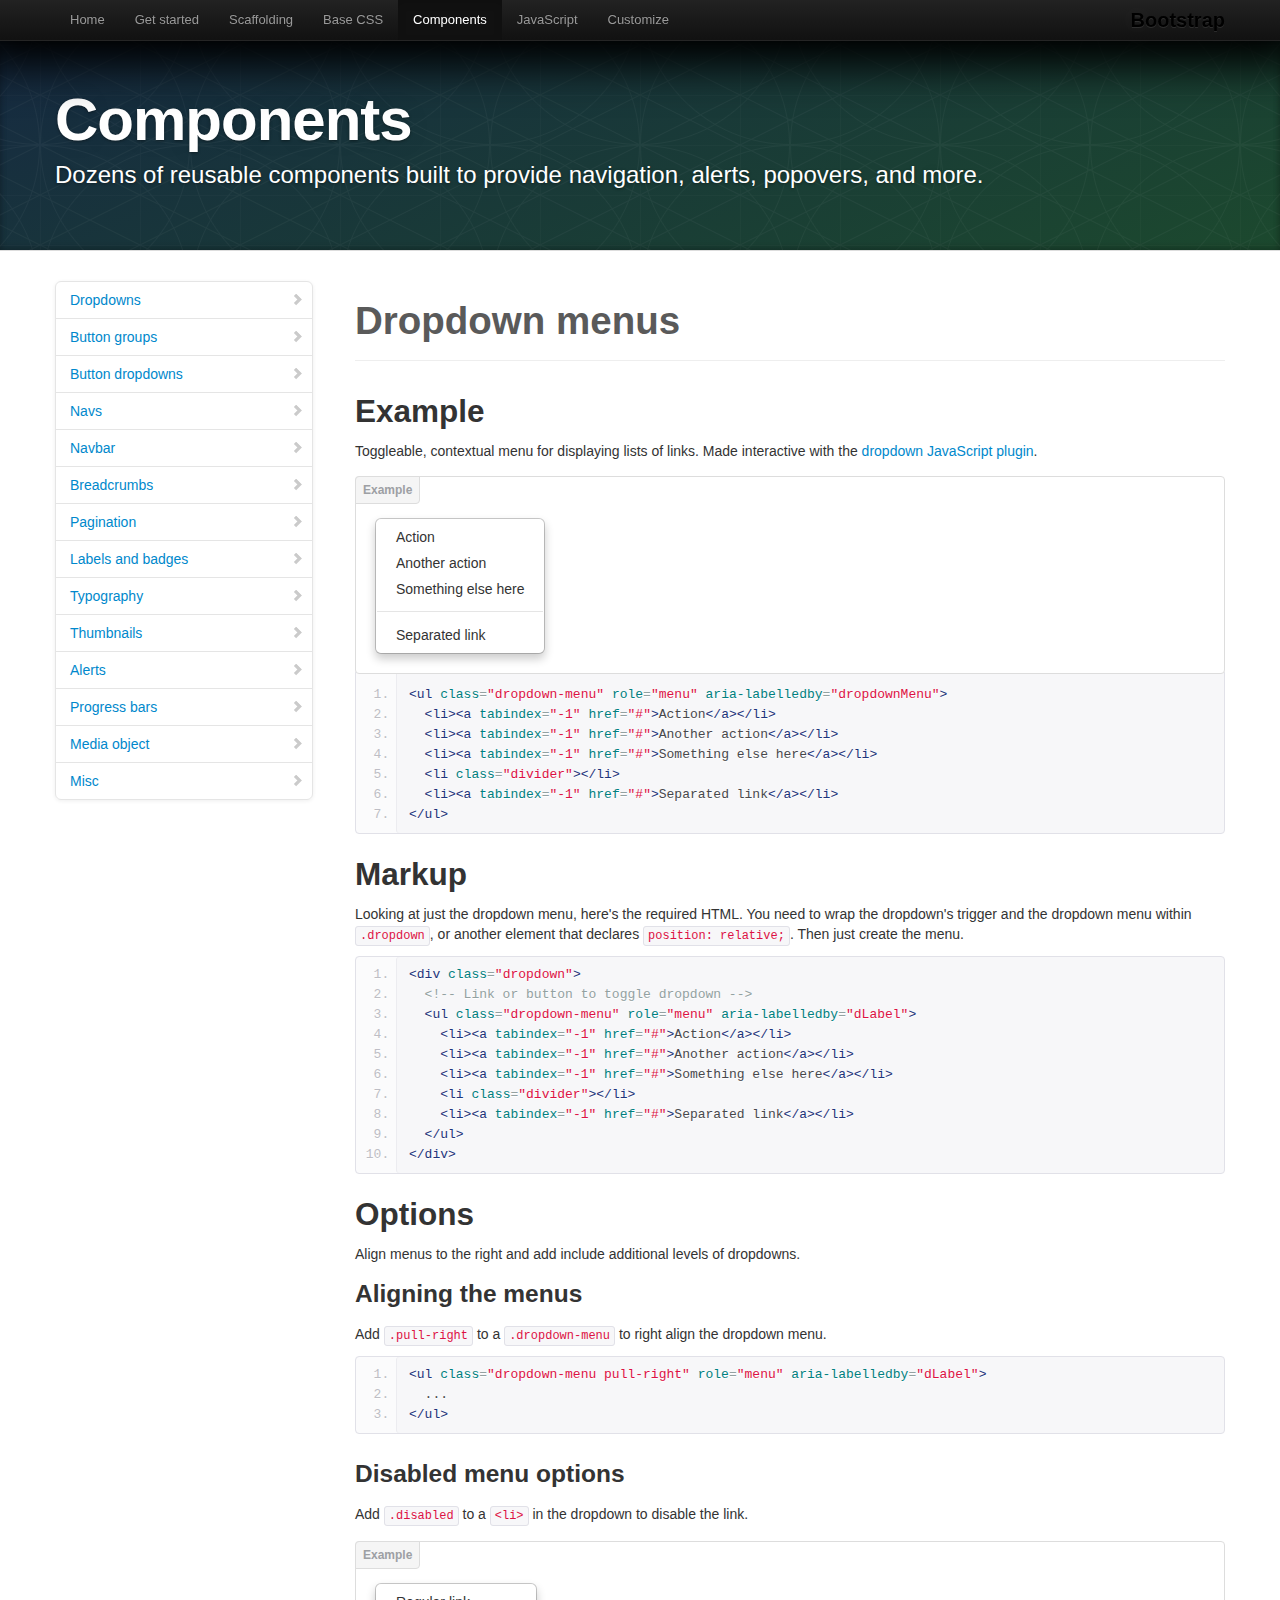
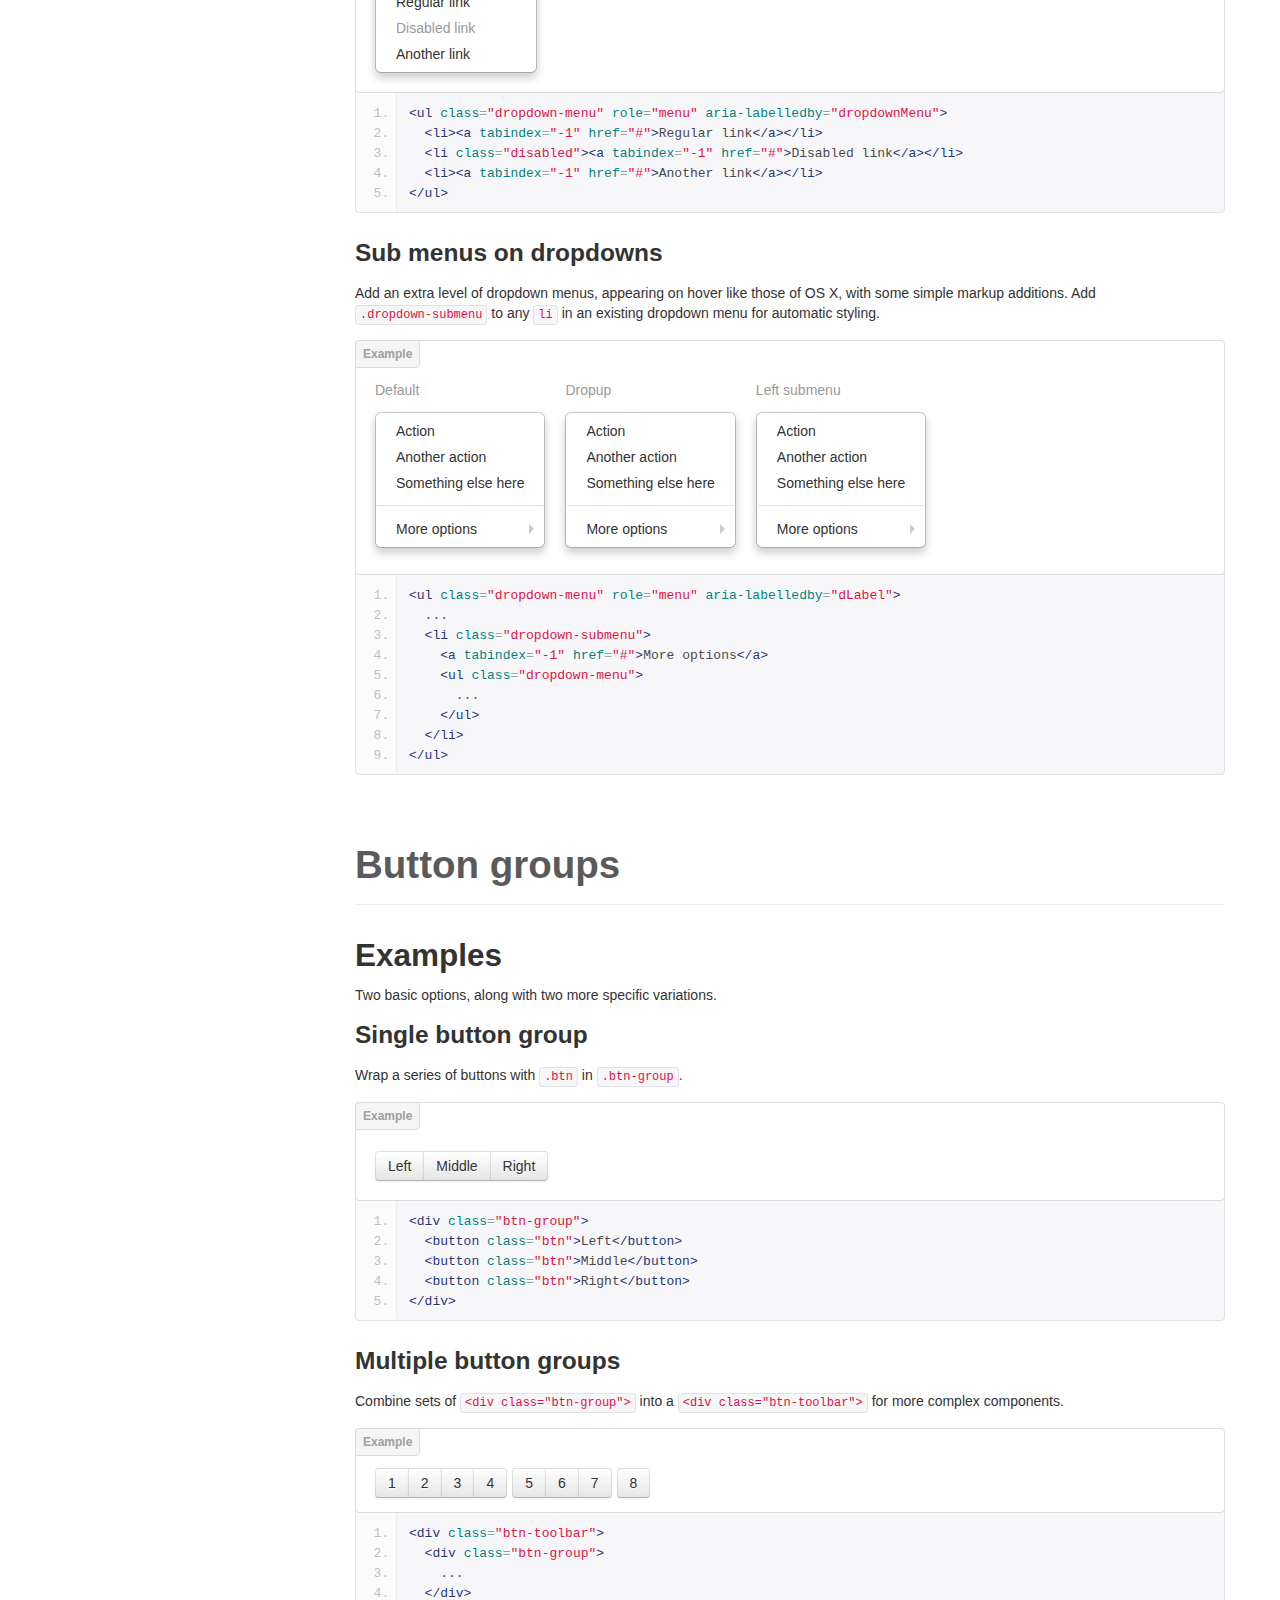
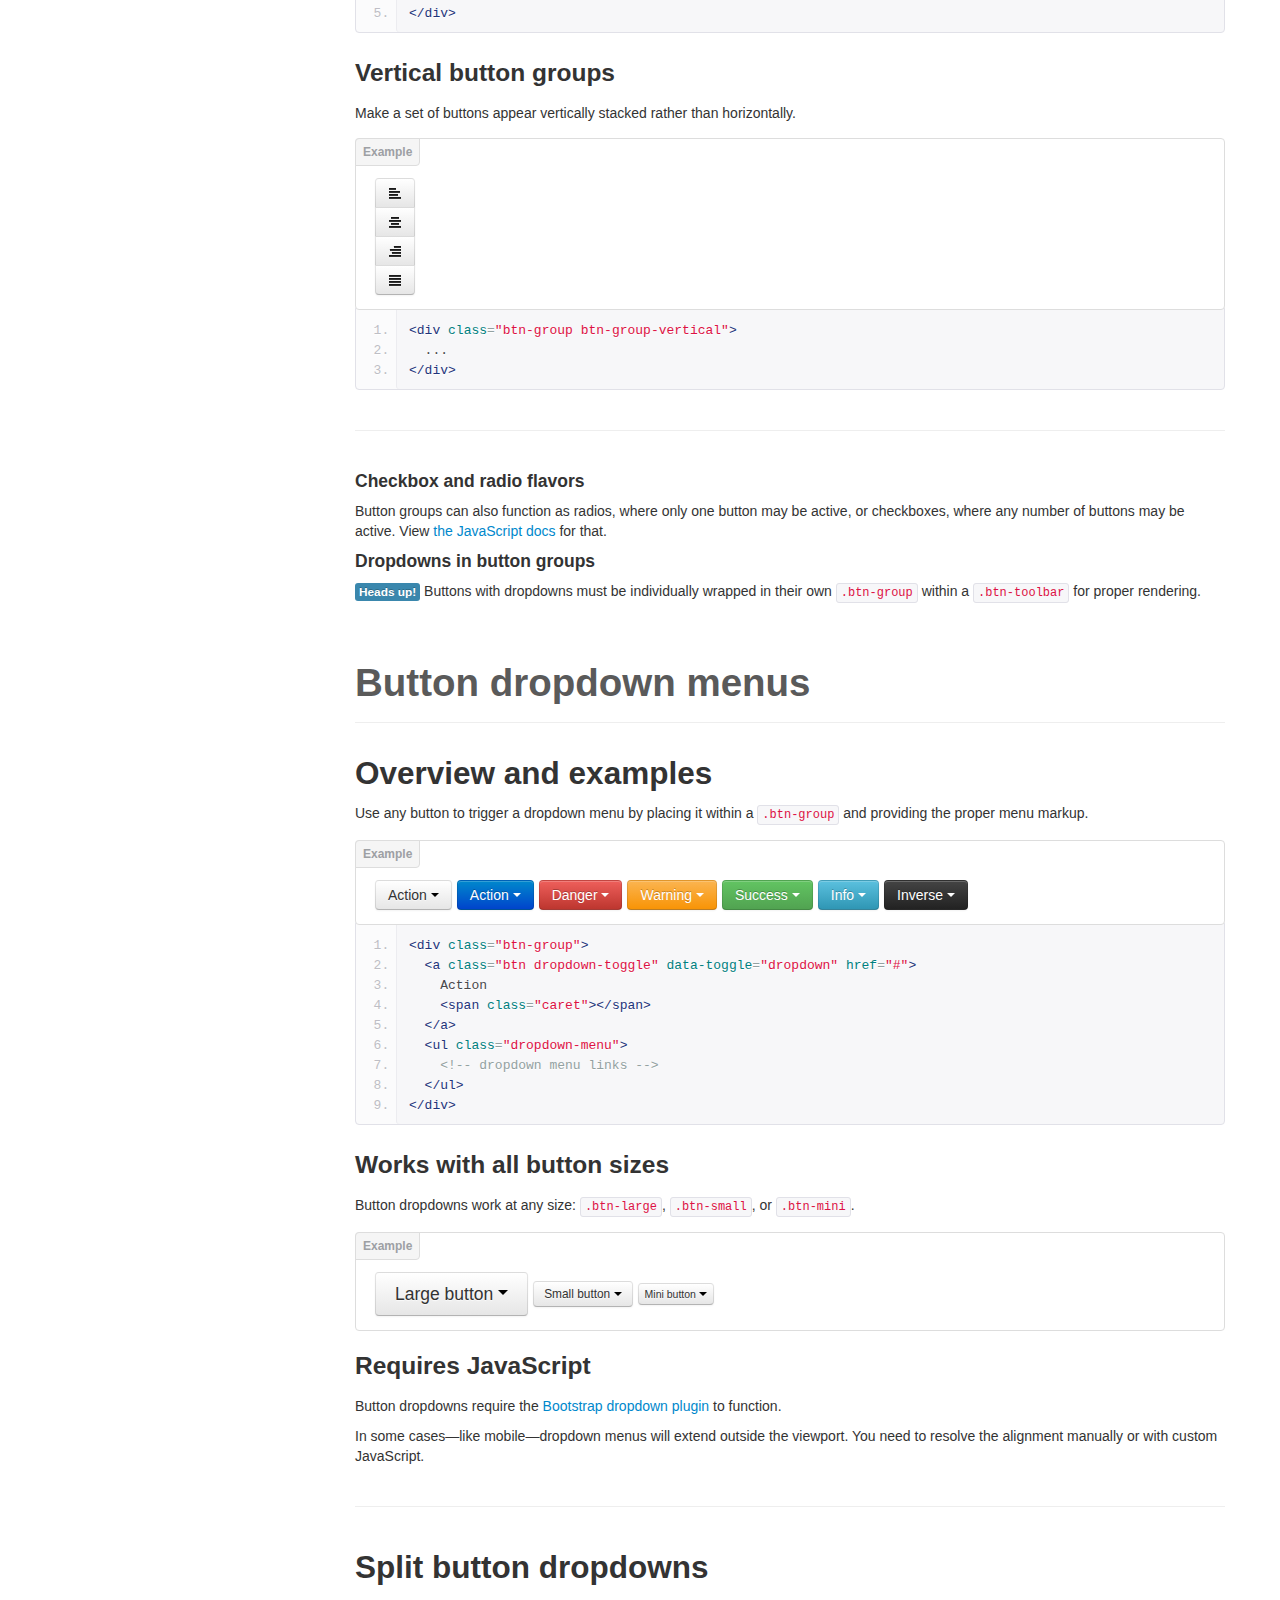
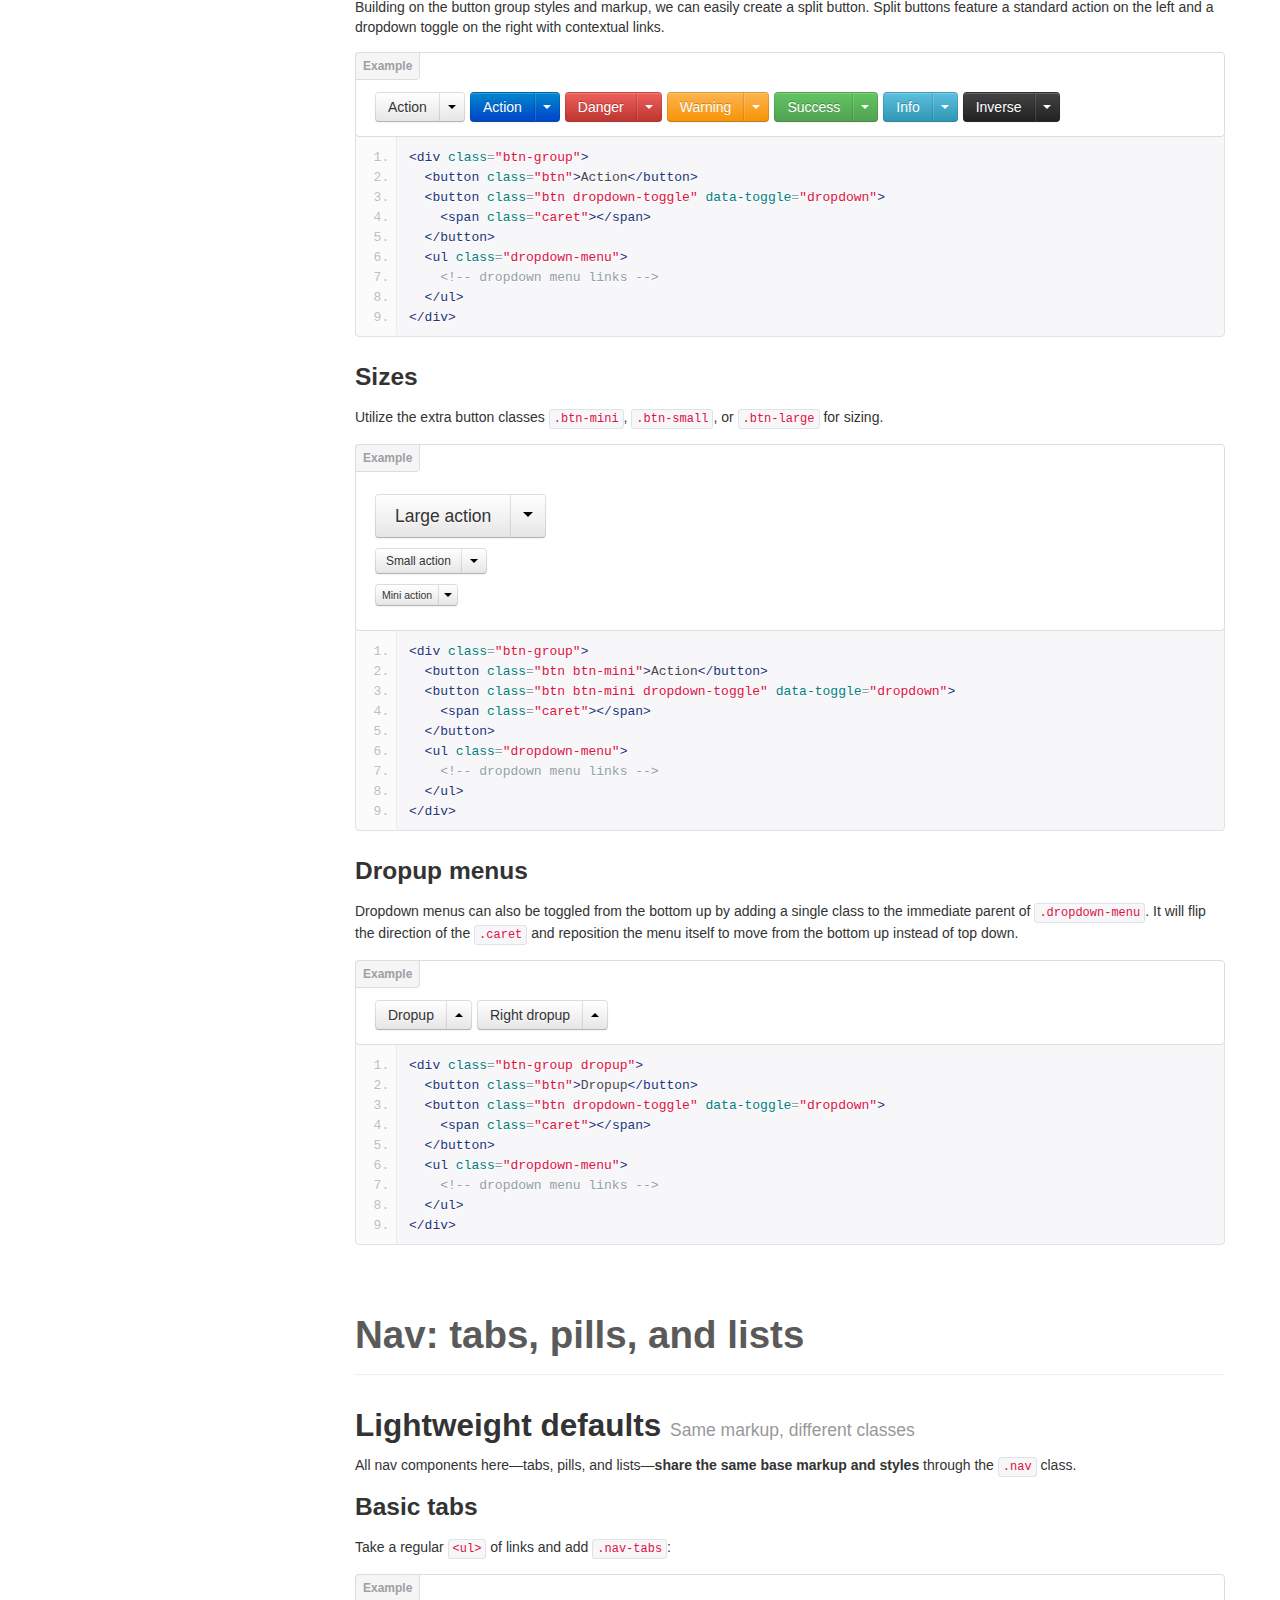
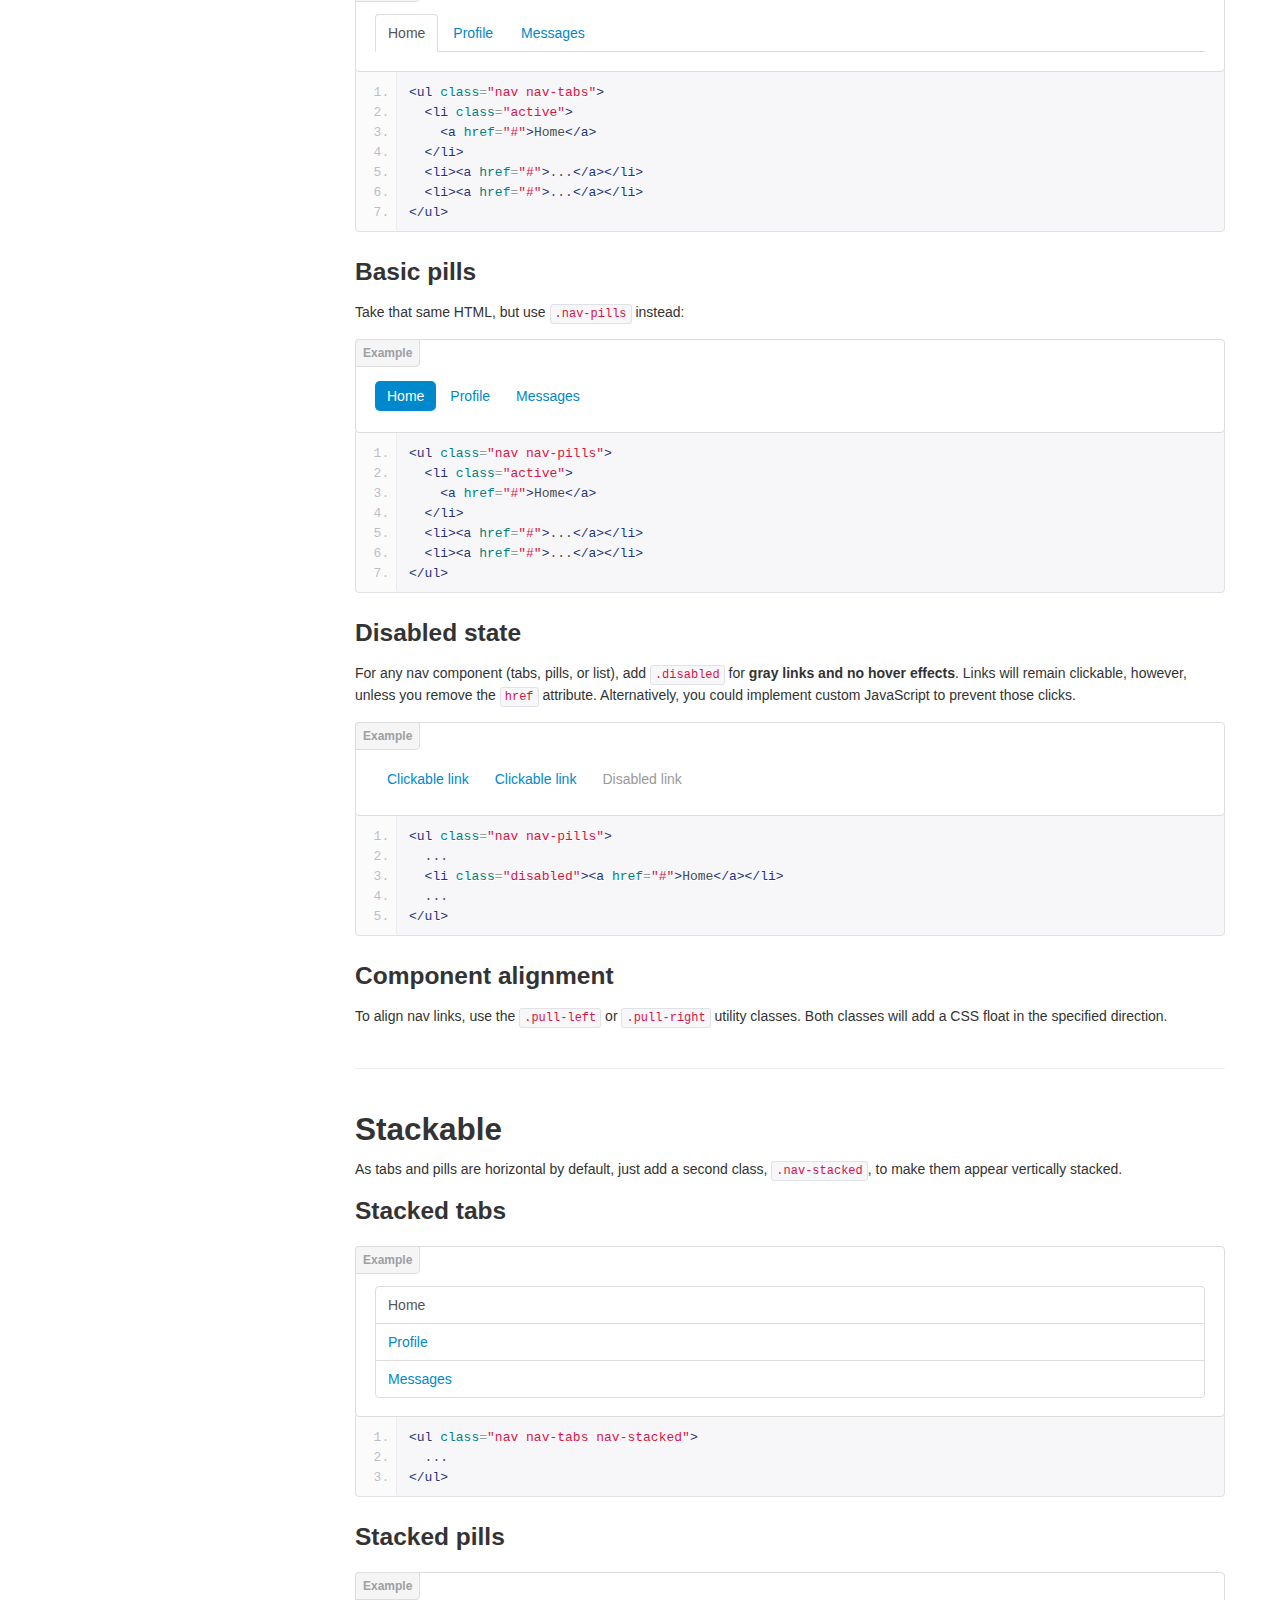
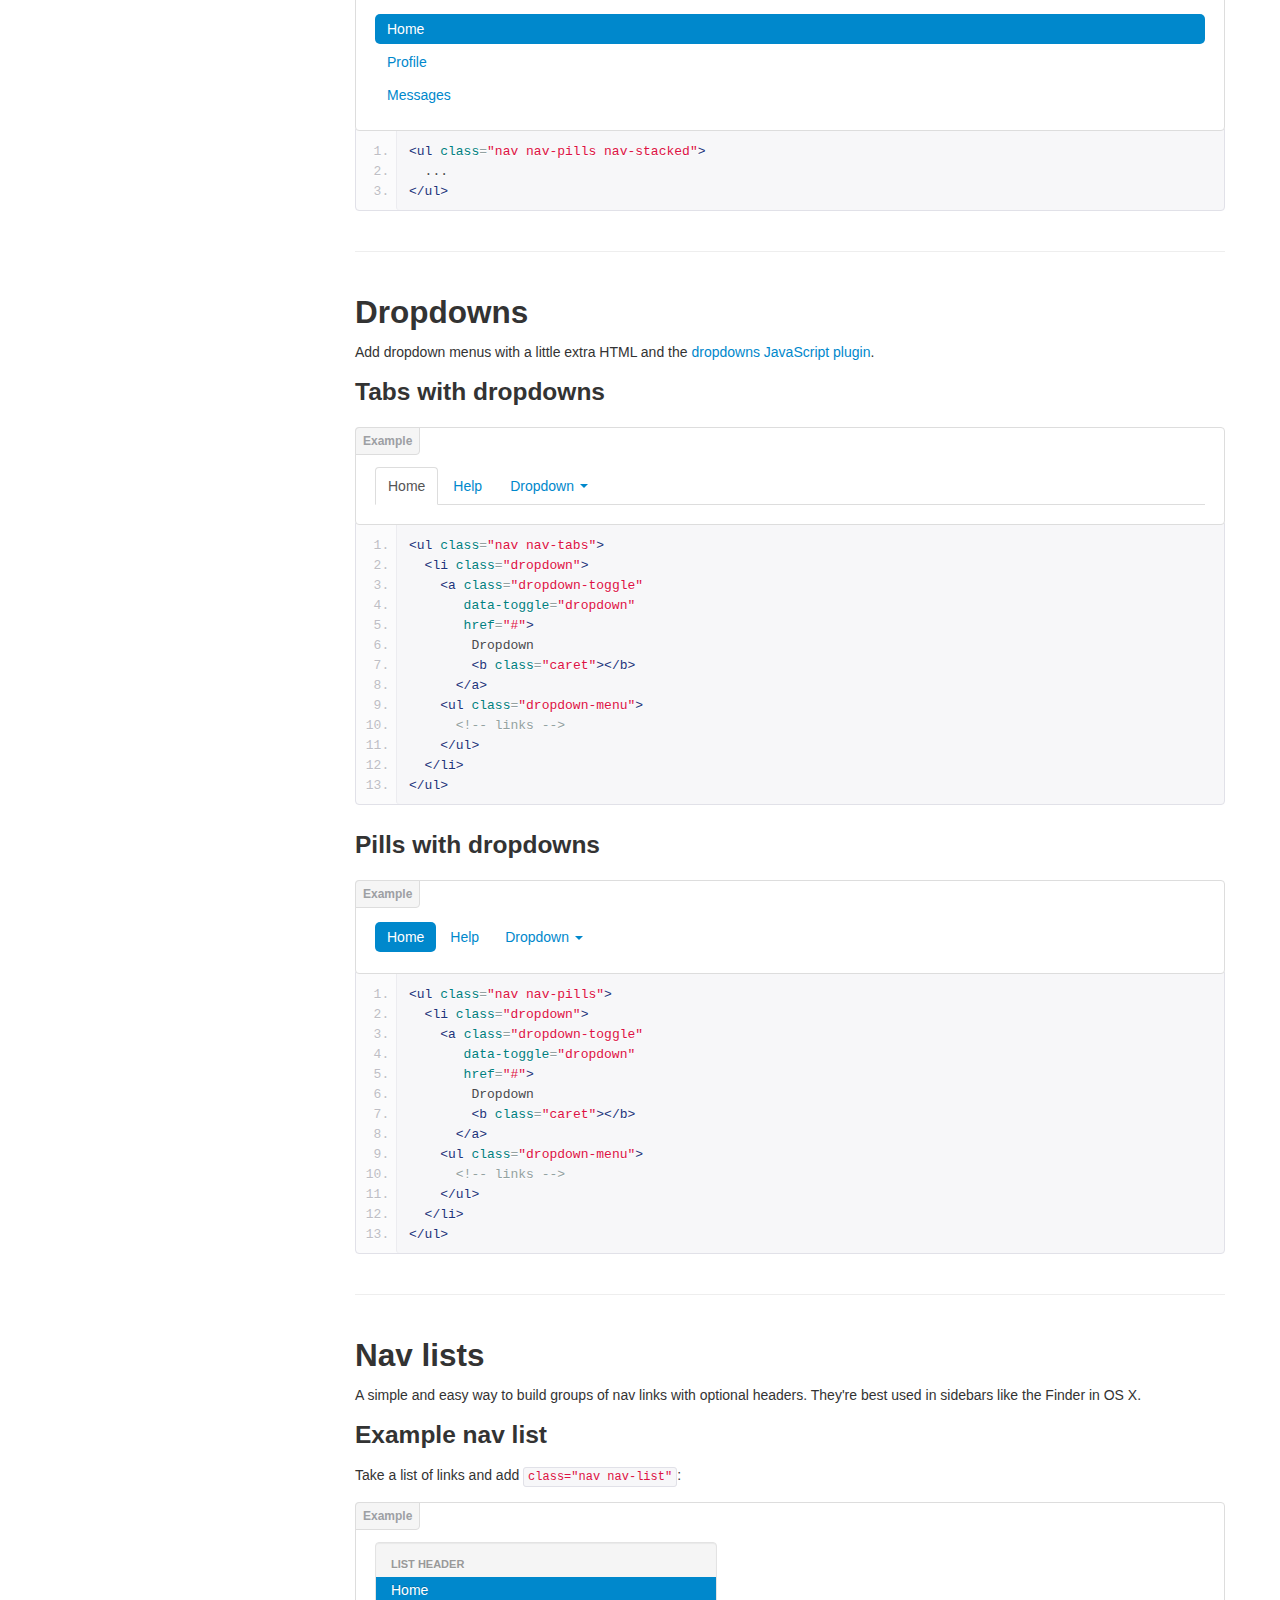
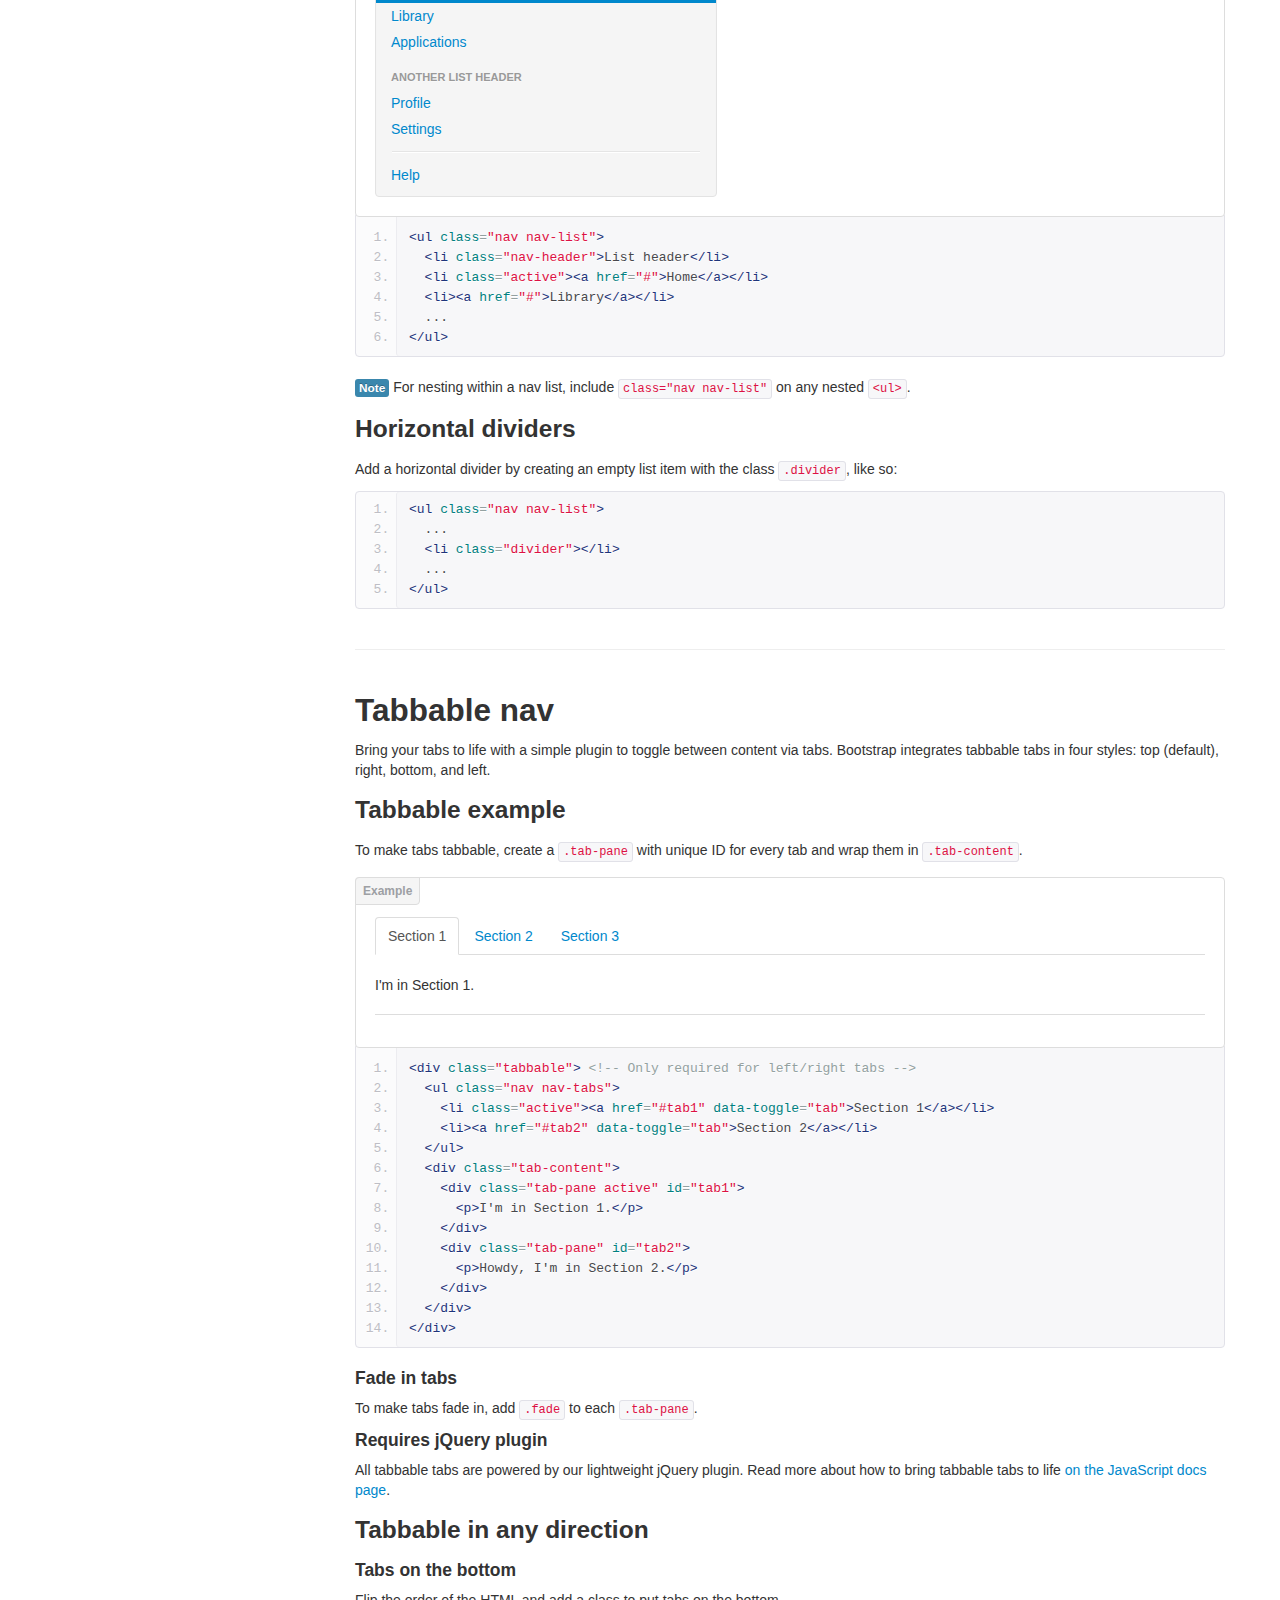
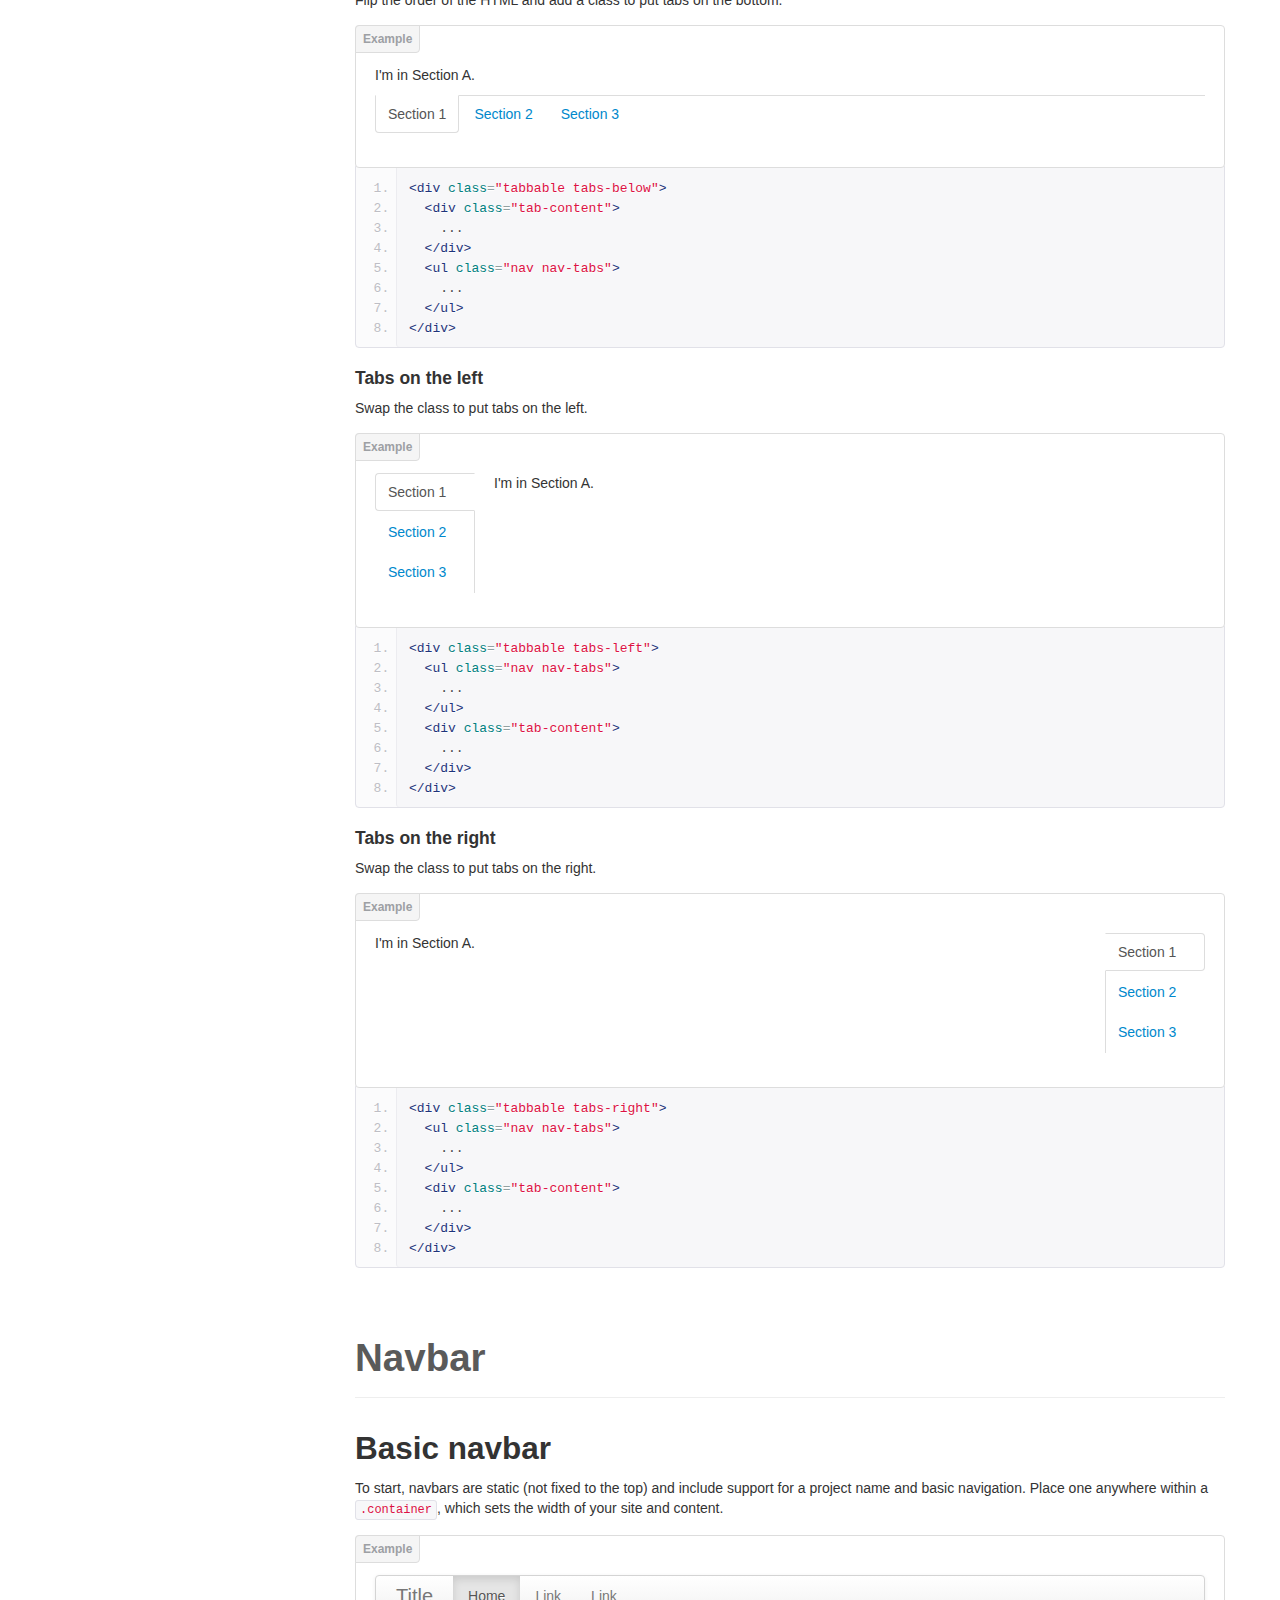
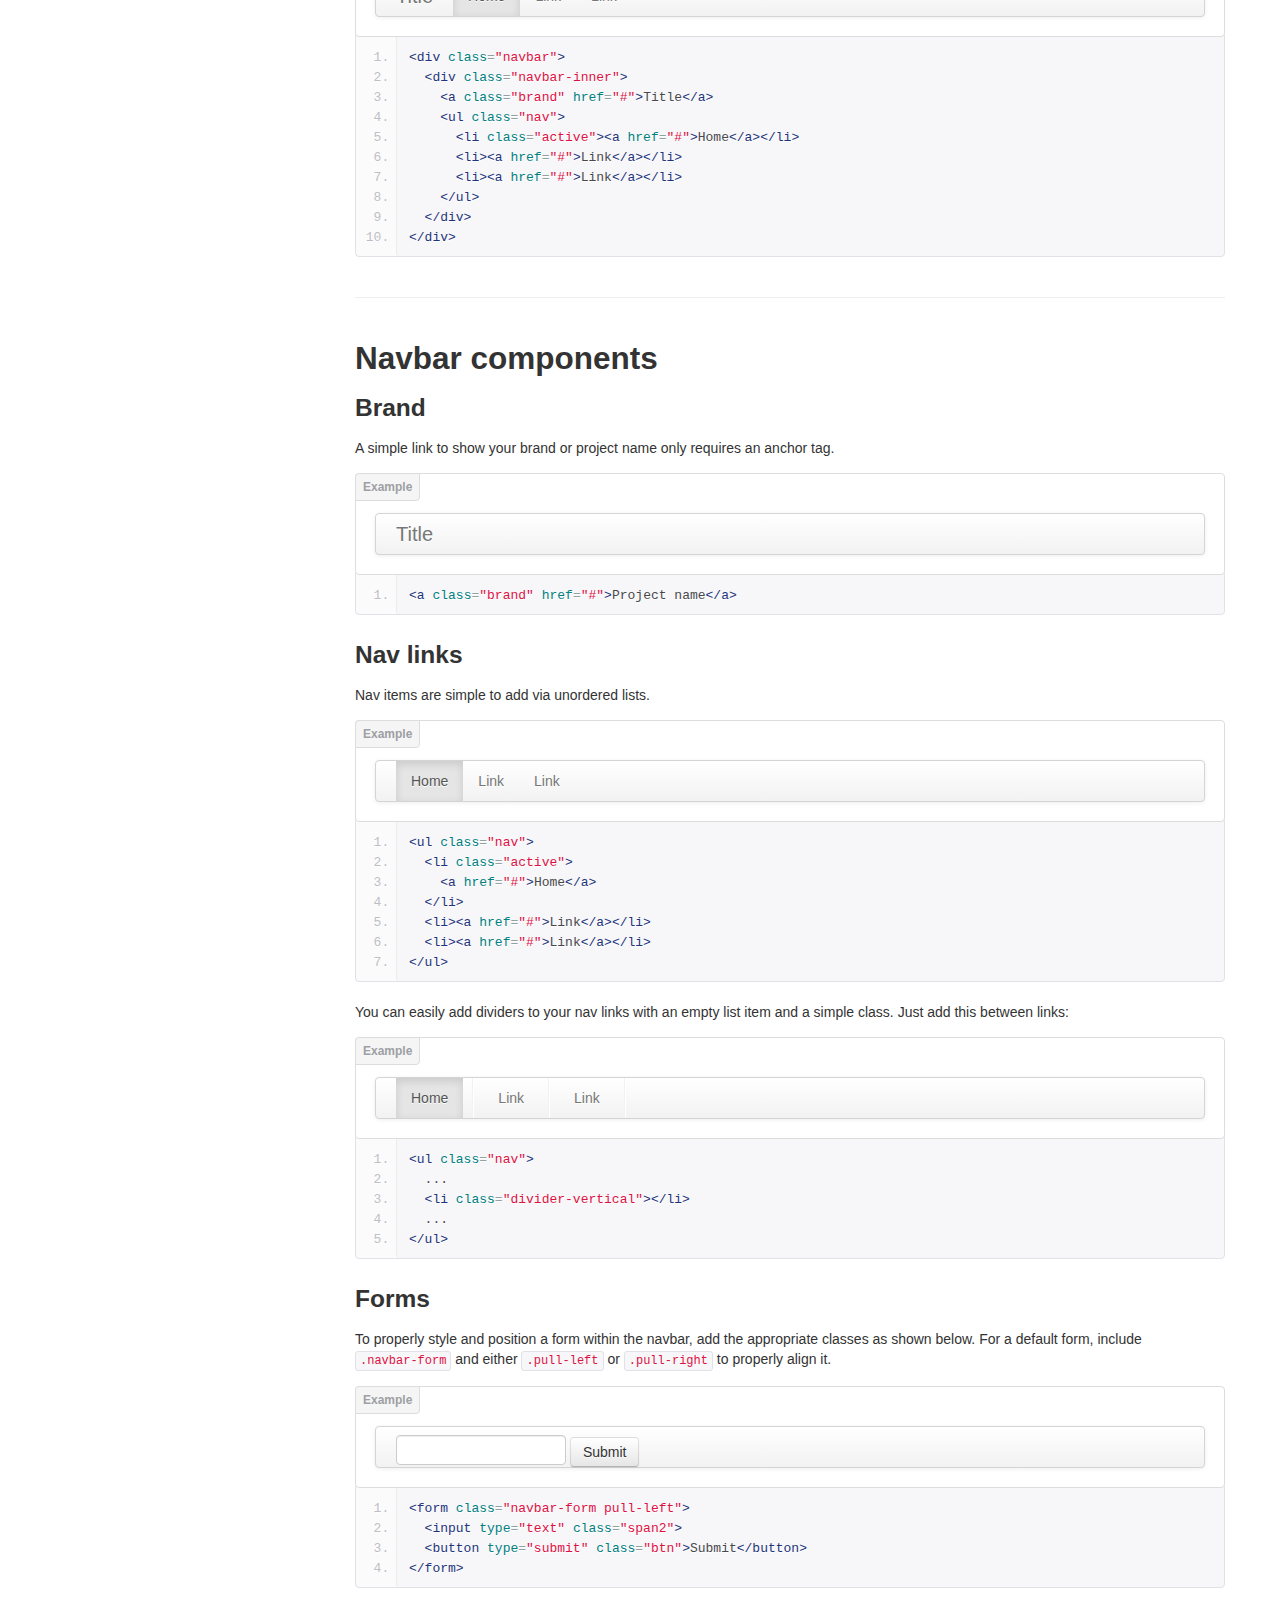
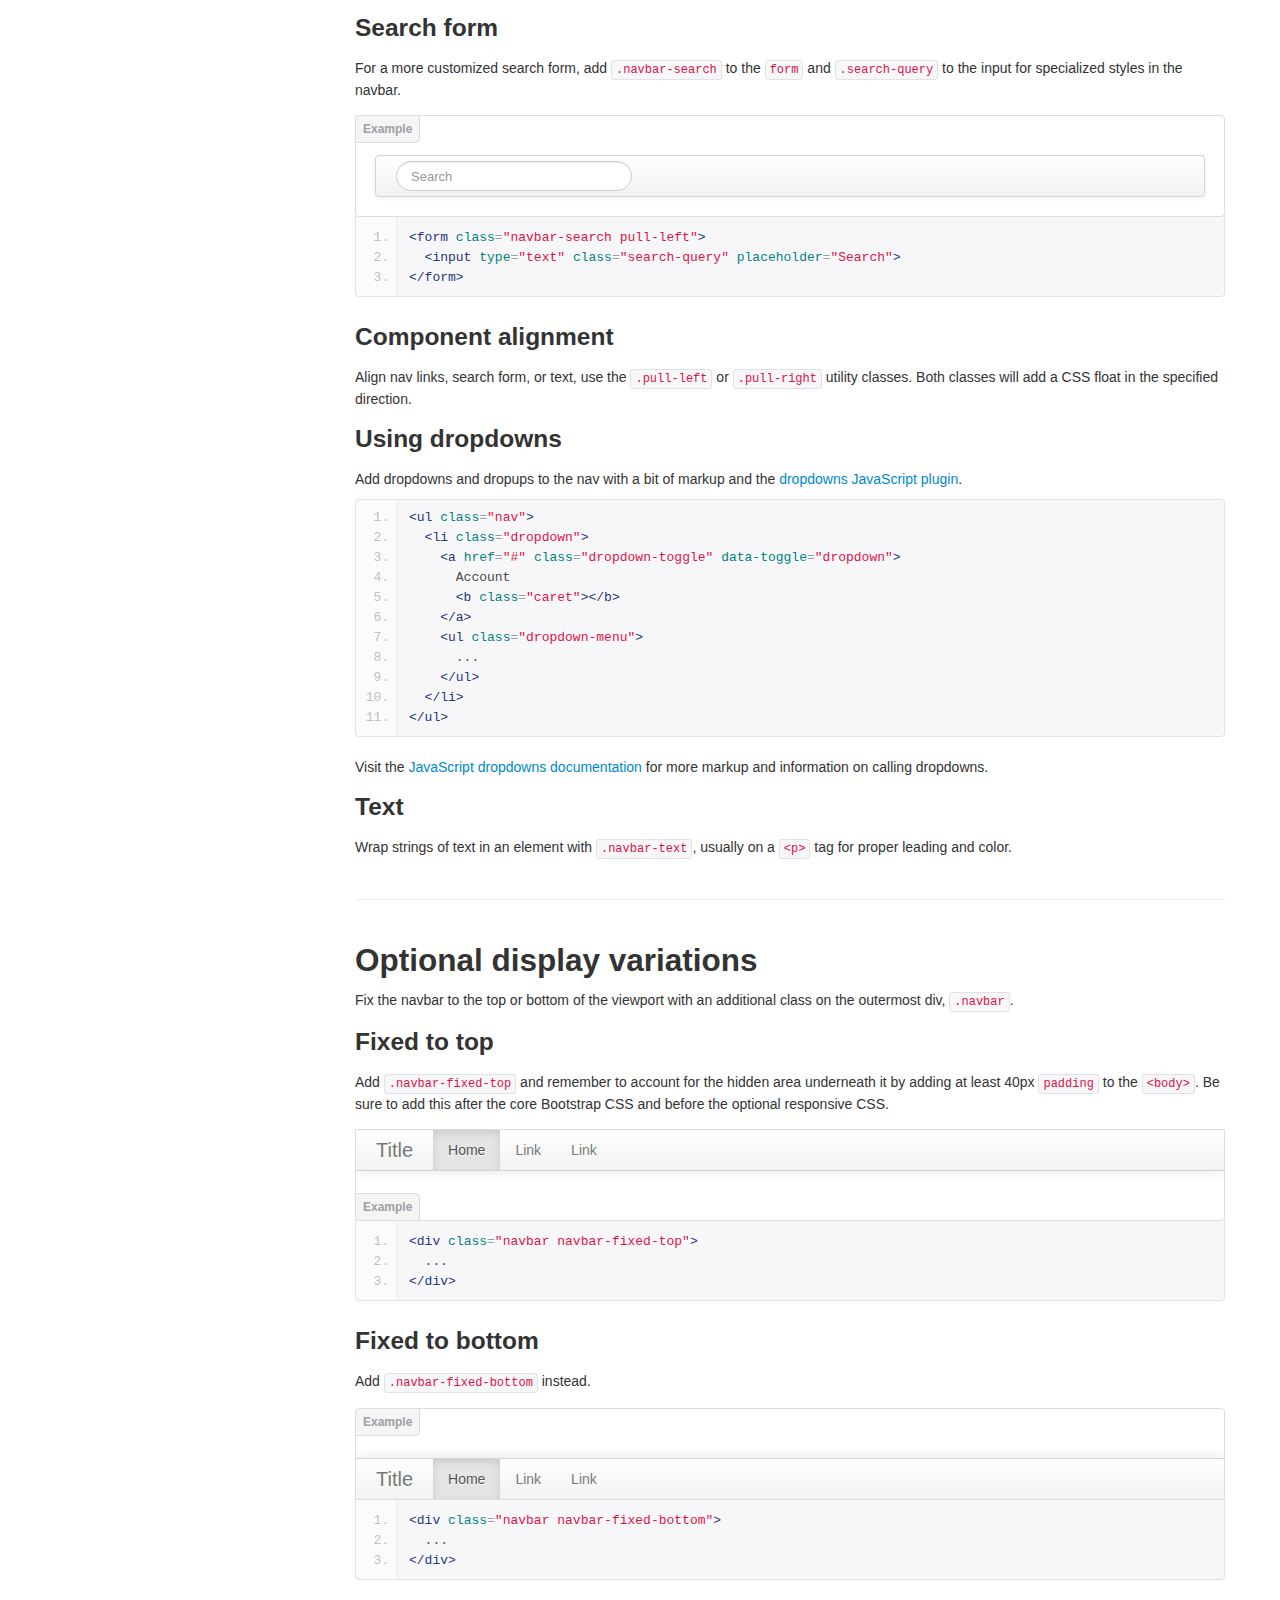
<file: components.html>
<!DOCTYPE html>
<html lang="en">
  <head>
    <meta charset="utf-8">
    <title>Components · Bootstrap</title>
    <meta name="viewport" content="width=device-width, initial-scale=1.0">
    <meta name="description" content="">
    <meta name="author" content="">

    <!-- Le styles -->
    <link href="assets/css/bootstrap.css" rel="stylesheet">
    <link href="assets/css/bootstrap-responsive.css" rel="stylesheet">
    <link href="assets/css/docs.css" rel="stylesheet">
    <link href="assets/js/google-code-prettify/prettify.css" rel="stylesheet">

    <!-- Le HTML5 shim, for IE6-8 support of HTML5 elements -->
    <!--[if lt IE 9]>
      <script src="assets/js/html5shiv.js"></script>
    <![endif]-->

    <!-- Le fav and touch icons -->
    <link rel="apple-touch-icon-precomposed" sizes="144x144" href="assets/ico/apple-touch-icon-144-precomposed.png">
    <link rel="apple-touch-icon-precomposed" sizes="114x114" href="assets/ico/apple-touch-icon-114-precomposed.png">
      <link rel="apple-touch-icon-precomposed" sizes="72x72" href="assets/ico/apple-touch-icon-72-precomposed.png">
                    <link rel="apple-touch-icon-precomposed" href="assets/ico/apple-touch-icon-57-precomposed.png">
                                   <link rel="shortcut icon" href="assets/ico/favicon.png">

  </head>

  <body data-spy="scroll" data-target=".bs-docs-sidebar">

    <!-- Navbar
    ================================================== -->
    <div class="navbar navbar-inverse navbar-fixed-top">
      <div class="navbar-inner">
        <div class="container">
          <button type="button" class="btn btn-navbar" data-toggle="collapse" data-target=".nav-collapse">
            <span class="icon-bar"></span>
            <span class="icon-bar"></span>
            <span class="icon-bar"></span>
          </button>
          <a class="brand" href="./index.html">Bootstrap</a>
          <div class="nav-collapse collapse">
            <ul class="nav">
              <li class="">
                <a href="./index.html">Home</a>
              </li>
              <li class="">
                <a href="./getting-started.html">Get started</a>
              </li>
              <li class="">
                <a href="./scaffolding.html">Scaffolding</a>
              </li>
              <li class="">
                <a href="./base-css.html">Base CSS</a>
              </li>
              <li class="active">
                <a href="./components.html">Components</a>
              </li>
              <li class="">
                <a href="./javascript.html">JavaScript</a>
              </li>
              <li class="">
                <a href="./customize.html">Customize</a>
              </li>
            </ul>
          </div>
        </div>
      </div>
    </div>

<!-- Subhead
================================================== -->
<header class="jumbotron subhead" id="overview">
  <div class="container">
    <h1>Components</h1>
    <p class="lead">Dozens of reusable components built to provide navigation, alerts, popovers, and more.</p>
  </div>
</header>


  <div class="container">

    <!-- Docs nav
    ================================================== -->
    <div class="row">
      <div class="span3 bs-docs-sidebar">
        <ul class="nav nav-list bs-docs-sidenav">
          <li><a href="#dropdowns"><i class="icon-chevron-right"></i> Dropdowns</a></li>
          <li><a href="#buttonGroups"><i class="icon-chevron-right"></i> Button groups</a></li>
          <li><a href="#buttonDropdowns"><i class="icon-chevron-right"></i> Button dropdowns</a></li>
          <li><a href="#navs"><i class="icon-chevron-right"></i> Navs</a></li>
          <li><a href="#navbar"><i class="icon-chevron-right"></i> Navbar</a></li>
          <li><a href="#breadcrumbs"><i class="icon-chevron-right"></i> Breadcrumbs</a></li>
          <li><a href="#pagination"><i class="icon-chevron-right"></i> Pagination</a></li>
          <li><a href="#labels-badges"><i class="icon-chevron-right"></i> Labels and badges</a></li>
          <li><a href="#typography"><i class="icon-chevron-right"></i> Typography</a></li>
          <li><a href="#thumbnails"><i class="icon-chevron-right"></i> Thumbnails</a></li>
          <li><a href="#alerts"><i class="icon-chevron-right"></i> Alerts</a></li>
          <li><a href="#progress"><i class="icon-chevron-right"></i> Progress bars</a></li>
          <li><a href="#media"><i class="icon-chevron-right"></i> Media object</a></li>
          <li><a href="#misc"><i class="icon-chevron-right"></i> Misc</a></li>
        </ul>
      </div>
      <div class="span9">



        <!-- Dropdowns
        ================================================== -->
        <section id="dropdowns">
          <div class="page-header">
            <h1>Dropdown menus</h1>
          </div>

          <h2>Example</h2>
          <p>Toggleable, contextual menu for displaying lists of links. Made interactive with the <a href="./javascript.html#dropdowns">dropdown JavaScript plugin</a>.</p>
          <div class="bs-docs-example">
            <div class="dropdown clearfix">
              <ul class="dropdown-menu" role="menu" aria-labelledby="dropdownMenu" style="display: block; position: static; margin-bottom: 5px; *width: 180px;">
                <li><a tabindex="-1" href="#">Action</a></li>
                <li><a tabindex="-1" href="#">Another action</a></li>
                <li><a tabindex="-1" href="#">Something else here</a></li>
                <li class="divider"></li>
                <li><a tabindex="-1" href="#">Separated link</a></li>
              </ul>
            </div>
          </div>
<pre class="prettyprint linenums">
&lt;ul class="dropdown-menu" role="menu" aria-labelledby="dropdownMenu"&gt;
  &lt;li&gt;&lt;a tabindex="-1" href="#"&gt;Action&lt;/a&gt;&lt;/li&gt;
  &lt;li&gt;&lt;a tabindex="-1" href="#"&gt;Another action&lt;/a&gt;&lt;/li&gt;
  &lt;li&gt;&lt;a tabindex="-1" href="#"&gt;Something else here&lt;/a&gt;&lt;/li&gt;
  &lt;li class="divider"&gt;&lt;/li&gt;
  &lt;li&gt;&lt;a tabindex="-1" href="#"&gt;Separated link&lt;/a&gt;&lt;/li&gt;
&lt;/ul&gt;
</pre>

          <h2>Markup</h2>
          <p>Looking at just the dropdown menu, here's the required HTML. You need to wrap the dropdown's trigger and the dropdown menu within <code>.dropdown</code>, or another element that declares <code>position: relative;</code>. Then just create the menu.</p>

<pre class="prettyprint linenums">
&lt;div class="dropdown"&gt;
  &lt;!-- Link or button to toggle dropdown --&gt;
  &lt;ul class="dropdown-menu" role="menu" aria-labelledby="dLabel"&gt;
    &lt;li&gt;&lt;a tabindex="-1" href="#"&gt;Action&lt;/a&gt;&lt;/li&gt;
    &lt;li&gt;&lt;a tabindex="-1" href="#"&gt;Another action&lt;/a&gt;&lt;/li&gt;
    &lt;li&gt;&lt;a tabindex="-1" href="#"&gt;Something else here&lt;/a&gt;&lt;/li&gt;
    &lt;li class="divider"&gt;&lt;/li&gt;
    &lt;li&gt;&lt;a tabindex="-1" href="#"&gt;Separated link&lt;/a&gt;&lt;/li&gt;
  &lt;/ul&gt;
&lt;/div&gt;
</pre>

          <h2>Options</h2>
          <p>Align menus to the right and add include additional levels of dropdowns.</p>

          <h3>Aligning the menus</h3>
          <p>Add <code>.pull-right</code> to a <code>.dropdown-menu</code> to right align the dropdown menu.</p>
<pre class="prettyprint linenums">
&lt;ul class="dropdown-menu pull-right" role="menu" aria-labelledby="dLabel"&gt;
  ...
&lt;/ul&gt;
</pre>

          <h3>Disabled menu options</h3>
          <p>Add <code>.disabled</code> to a <code>&lt;li&gt;</code> in the dropdown to disable the link.</p>
          <div class="bs-docs-example">
            <div class="dropdown clearfix">
              <ul class="dropdown-menu" role="menu" aria-labelledby="dropdownMenu" style="display: block; position: static; margin-bottom: 5px; *width: 180px;">
                <li><a tabindex="-1" href="#">Regular link</a></li>
                <li class="disabled"><a tabindex="-1" href="#">Disabled link</a></li>
                <li><a tabindex="-1" href="#">Another link</a></li>
              </ul>
            </div>
          </div>
<pre class="prettyprint linenums">
&lt;ul class="dropdown-menu" role="menu" aria-labelledby="dropdownMenu"&gt;
  &lt;li&gt;&lt;a tabindex="-1" href="#"&gt;Regular link&lt;/a&gt;&lt;/li&gt;
  &lt;li class="disabled"&gt;&lt;a tabindex="-1" href="#"&gt;Disabled link&lt;/a&gt;&lt;/li&gt;
  &lt;li&gt;&lt;a tabindex="-1" href="#"&gt;Another link&lt;/a&gt;&lt;/li&gt;
&lt;/ul&gt;
</pre>

          <h3>Sub menus on dropdowns</h3>
          <p>Add an extra level of dropdown menus, appearing on hover like those of OS X, with some simple markup additions. Add <code>.dropdown-submenu</code> to any <code>li</code> in an existing dropdown menu for automatic styling.</p>
          <div class="bs-docs-example bs-docs-example-submenus">

            <div class="pull-left">
              <p class="muted">Default</p>
              <div class="dropdown clearfix">
                <ul class="dropdown-menu" role="menu" aria-labelledby="dropdownMenu">
                  <li><a tabindex="-1" href="#">Action</a></li>
                  <li><a tabindex="-1" href="#">Another action</a></li>
                  <li><a tabindex="-1" href="#">Something else here</a></li>
                  <li class="divider"></li>
                  <li class="dropdown-submenu">
                    <a tabindex="-1" href="#">More options</a>
                    <ul class="dropdown-menu">
                      <li><a tabindex="-1" href="#">Second level link</a></li>
                      <li><a tabindex="-1" href="#">Second level link</a></li>
                      <li><a tabindex="-1" href="#">Second level link</a></li>
                      <li><a tabindex="-1" href="#">Second level link</a></li>
                      <li><a tabindex="-1" href="#">Second level link</a></li>
                    </ul>
                  </li>
                </ul>
              </div>
            </div>

            <div class="pull-left">
              <p class="muted">Dropup</p>
              <div class="dropup">
                <ul class="dropdown-menu" role="menu" aria-labelledby="dropdownMenu">
                  <li><a tabindex="-1" href="#">Action</a></li>
                  <li><a tabindex="-1" href="#">Another action</a></li>
                  <li><a tabindex="-1" href="#">Something else here</a></li>
                  <li class="divider"></li>
                  <li class="dropdown-submenu">
                    <a tabindex="-1" href="#">More options</a>
                    <ul class="dropdown-menu">
                      <li><a tabindex="-1" href="#">Second level link</a></li>
                      <li><a tabindex="-1" href="#">Second level link</a></li>
                      <li><a tabindex="-1" href="#">Second level link</a></li>
                      <li><a tabindex="-1" href="#">Second level link</a></li>
                      <li><a tabindex="-1" href="#">Second level link</a></li>
                    </ul>
                  </li>
                </ul>
              </div>
            </div>

            <div class="pull-left">
              <p class="muted">Left submenu</p>
              <div class="dropdown">
                <ul class="dropdown-menu" role="menu" aria-labelledby="dropdownMenu">
                  <li><a tabindex="-1" href="#">Action</a></li>
                  <li><a tabindex="-1" href="#">Another action</a></li>
                  <li><a tabindex="-1" href="#">Something else here</a></li>
                  <li class="divider"></li>
                  <li class="dropdown-submenu pull-left">
                    <a tabindex="-1" href="#">More options</a>
                    <ul class="dropdown-menu">
                      <li><a tabindex="-1" href="#">Second level link</a></li>
                      <li><a tabindex="-1" href="#">Second level link</a></li>
                      <li><a tabindex="-1" href="#">Second level link</a></li>
                      <li><a tabindex="-1" href="#">Second level link</a></li>
                      <li><a tabindex="-1" href="#">Second level link</a></li>
                    </ul>
                  </li>
                </ul>
              </div>
            </div>

          </div>
<pre class="prettyprint linenums">
&lt;ul class="dropdown-menu" role="menu" aria-labelledby="dLabel"&gt;
  ...
  &lt;li class="dropdown-submenu"&gt;
    &lt;a tabindex="-1" href="#"&gt;More options&lt;/a&gt;
    &lt;ul class="dropdown-menu"&gt;
      ...
    &lt;/ul&gt;
  &lt;/li&gt;
&lt;/ul&gt;
</pre>

        </section>




        <!-- Button Groups
        ================================================== -->
        <section id="buttonGroups">
          <div class="page-header">
            <h1>Button groups</h1>
          </div>

          <h2>Examples</h2>
          <p>Two basic options, along with two more specific variations.</p>

          <h3>Single button group</h3>
          <p>Wrap a series of buttons with <code>.btn</code> in <code>.btn-group</code>.</p>
          <div class="bs-docs-example">
            <div class="btn-group" style="margin: 9px 0 5px;">
              <button class="btn">Left</button>
              <button class="btn">Middle</button>
              <button class="btn">Right</button>
            </div>
          </div>
<pre class="prettyprint linenums">
&lt;div class="btn-group"&gt;
  &lt;button class="btn"&gt;Left&lt;/button&gt;
  &lt;button class="btn"&gt;Middle&lt;/button&gt;
  &lt;button class="btn"&gt;Right&lt;/button&gt;
&lt;/div&gt;
</pre>

          <h3>Multiple button groups</h3>
          <p>Combine sets of <code>&lt;div class="btn-group"&gt;</code> into a <code>&lt;div class="btn-toolbar"&gt;</code> for more complex components.</p>
          <div class="bs-docs-example">
            <div class="btn-toolbar" style="margin: 0;">
              <div class="btn-group">
                <button class="btn">1</button>
                <button class="btn">2</button>
                <button class="btn">3</button>
                <button class="btn">4</button>
              </div>
              <div class="btn-group">
                <button class="btn">5</button>
                <button class="btn">6</button>
                <button class="btn">7</button>
              </div>
              <div class="btn-group">
                <button class="btn">8</button>
              </div>
            </div>
          </div>
<pre class="prettyprint linenums">
&lt;div class="btn-toolbar"&gt;
  &lt;div class="btn-group"&gt;
    ...
  &lt;/div&gt;
&lt;/div&gt;
</pre>

          <h3>Vertical button groups</h3>
          <p>Make a set of buttons appear vertically stacked rather than horizontally.</p>
          <div class="bs-docs-example">
            <div class="btn-group btn-group-vertical">
              <button type="button" class="btn"><i class="icon-align-left"></i></button>
              <button type="button" class="btn"><i class="icon-align-center"></i></button>
              <button type="button" class="btn"><i class="icon-align-right"></i></button>
              <button type="button" class="btn"><i class="icon-align-justify"></i></button>
            </div>
          </div>
<pre class="prettyprint linenums">
&lt;div class="btn-group btn-group-vertical"&gt;
  ...
&lt;/div&gt;
</pre>


          <hr class="bs-docs-separator">


          <h4>Checkbox and radio flavors</h4>
          <p>Button groups can also function as radios, where only one button may be active, or checkboxes, where any number of buttons may be active. View <a href="./javascript.html#buttons">the JavaScript docs</a> for that.</p>

          <h4>Dropdowns in button groups</h4>
          <p><span class="label label-info">Heads up!</span> Buttons with dropdowns must be individually wrapped in their own <code>.btn-group</code> within a <code>.btn-toolbar</code> for proper rendering.</p>
        </section>



        <!-- Split button dropdowns
        ================================================== -->
        <section id="buttonDropdowns">
          <div class="page-header">
            <h1>Button dropdown menus</h1>
          </div>


          <h2>Overview and examples</h2>
          <p>Use any button to trigger a dropdown menu by placing it within a <code>.btn-group</code> and providing the proper menu markup.</p>
          <div class="bs-docs-example">
            <div class="btn-toolbar" style="margin: 0;">
              <div class="btn-group">
                <button class="btn dropdown-toggle" data-toggle="dropdown">Action <span class="caret"></span></button>
                <ul class="dropdown-menu">
                  <li><a href="#">Action</a></li>
                  <li><a href="#">Another action</a></li>
                  <li><a href="#">Something else here</a></li>
                  <li class="divider"></li>
                  <li><a href="#">Separated link</a></li>
                </ul>
              </div><!-- /btn-group -->
              <div class="btn-group">
                <button class="btn btn-primary dropdown-toggle" data-toggle="dropdown">Action <span class="caret"></span></button>
                <ul class="dropdown-menu">
                  <li><a href="#">Action</a></li>
                  <li><a href="#">Another action</a></li>
                  <li><a href="#">Something else here</a></li>
                  <li class="divider"></li>
                  <li><a href="#">Separated link</a></li>
                </ul>
              </div><!-- /btn-group -->
              <div class="btn-group">
                <button class="btn btn-danger dropdown-toggle" data-toggle="dropdown">Danger <span class="caret"></span></button>
                <ul class="dropdown-menu">
                  <li><a href="#">Action</a></li>
                  <li><a href="#">Another action</a></li>
                  <li><a href="#">Something else here</a></li>
                  <li class="divider"></li>
                  <li><a href="#">Separated link</a></li>
                </ul>
              </div><!-- /btn-group -->
              <div class="btn-group">
                <button class="btn btn-warning dropdown-toggle" data-toggle="dropdown">Warning <span class="caret"></span></button>
                <ul class="dropdown-menu">
                  <li><a href="#">Action</a></li>
                  <li><a href="#">Another action</a></li>
                  <li><a href="#">Something else here</a></li>
                  <li class="divider"></li>
                  <li><a href="#">Separated link</a></li>
                </ul>
              </div><!-- /btn-group -->
              <div class="btn-group">
                <button class="btn btn-success dropdown-toggle" data-toggle="dropdown">Success <span class="caret"></span></button>
                <ul class="dropdown-menu">
                  <li><a href="#">Action</a></li>
                  <li><a href="#">Another action</a></li>
                  <li><a href="#">Something else here</a></li>
                  <li class="divider"></li>
                  <li><a href="#">Separated link</a></li>
                </ul>
              </div><!-- /btn-group -->
              <div class="btn-group">
                <button class="btn btn-info dropdown-toggle" data-toggle="dropdown">Info <span class="caret"></span></button>
                <ul class="dropdown-menu">
                  <li><a href="#">Action</a></li>
                  <li><a href="#">Another action</a></li>
                  <li><a href="#">Something else here</a></li>
                  <li class="divider"></li>
                  <li><a href="#">Separated link</a></li>
                </ul>
              </div><!-- /btn-group -->
              <div class="btn-group">
                <button class="btn btn-inverse dropdown-toggle" data-toggle="dropdown">Inverse <span class="caret"></span></button>
                <ul class="dropdown-menu">
                  <li><a href="#">Action</a></li>
                  <li><a href="#">Another action</a></li>
                  <li><a href="#">Something else here</a></li>
                  <li class="divider"></li>
                  <li><a href="#">Separated link</a></li>
                </ul>
              </div><!-- /btn-group -->
            </div><!-- /btn-toolbar -->
          </div>
<pre class="prettyprint linenums">
&lt;div class="btn-group"&gt;
  &lt;a class="btn dropdown-toggle" data-toggle="dropdown" href="#"&gt;
    Action
    &lt;span class="caret"&gt;&lt;/span&gt;
  &lt;/a&gt;
  &lt;ul class="dropdown-menu"&gt;
    &lt;!-- dropdown menu links --&gt;
  &lt;/ul&gt;
&lt;/div&gt;
</pre>

          <h3>Works with all button sizes</h3>
          <p>Button dropdowns work at any size:  <code>.btn-large</code>, <code>.btn-small</code>, or <code>.btn-mini</code>.</p>
          <div class="bs-docs-example">
            <div class="btn-toolbar" style="margin: 0;">
              <div class="btn-group">
                <button class="btn btn-large dropdown-toggle" data-toggle="dropdown">Large button <span class="caret"></span></button>
                <ul class="dropdown-menu">
                  <li><a href="#">Action</a></li>
                  <li><a href="#">Another action</a></li>
                  <li><a href="#">Something else here</a></li>
                  <li class="divider"></li>
                  <li><a href="#">Separated link</a></li>
                </ul>
              </div><!-- /btn-group -->
              <div class="btn-group">
                <button class="btn btn-small dropdown-toggle" data-toggle="dropdown">Small button <span class="caret"></span></button>
                <ul class="dropdown-menu">
                  <li><a href="#">Action</a></li>
                  <li><a href="#">Another action</a></li>
                  <li><a href="#">Something else here</a></li>
                  <li class="divider"></li>
                  <li><a href="#">Separated link</a></li>
                </ul>
              </div><!-- /btn-group -->
              <div class="btn-group">
                <button class="btn btn-mini dropdown-toggle" data-toggle="dropdown">Mini button <span class="caret"></span></button>
                <ul class="dropdown-menu">
                  <li><a href="#">Action</a></li>
                  <li><a href="#">Another action</a></li>
                  <li><a href="#">Something else here</a></li>
                  <li class="divider"></li>
                  <li><a href="#">Separated link</a></li>
                </ul>
              </div><!-- /btn-group -->
            </div><!-- /btn-toolbar -->
          </div>

          <h3>Requires JavaScript</h3>
          <p>Button dropdowns require the <a href="./javascript.html#dropdowns">Bootstrap dropdown plugin</a> to function.</p>
          <p>In some cases&mdash;like mobile&mdash;dropdown menus will extend outside the viewport. You need to resolve the alignment manually or with custom JavaScript.</p>


          <hr class="bs-docs-separator">


          <h2>Split button dropdowns</h2>
          <p>Building on the button group styles and markup, we can easily create a split button. Split buttons feature a standard action on the left and a dropdown toggle on the right with contextual links.</p>
          <div class="bs-docs-example">
            <div class="btn-toolbar" style="margin: 0;">
              <div class="btn-group">
                <button class="btn">Action</button>
                <button class="btn dropdown-toggle" data-toggle="dropdown"><span class="caret"></span></button>
                <ul class="dropdown-menu">
                  <li><a href="#">Action</a></li>
                  <li><a href="#">Another action</a></li>
                  <li><a href="#">Something else here</a></li>
                  <li class="divider"></li>
                  <li><a href="#">Separated link</a></li>
                </ul>
              </div><!-- /btn-group -->
              <div class="btn-group">
                <button class="btn btn-primary">Action</button>
                <button class="btn btn-primary dropdown-toggle" data-toggle="dropdown"><span class="caret"></span></button>
                <ul class="dropdown-menu">
                  <li><a href="#">Action</a></li>
                  <li><a href="#">Another action</a></li>
                  <li><a href="#">Something else here</a></li>
                  <li class="divider"></li>
                  <li><a href="#">Separated link</a></li>
                </ul>
              </div><!-- /btn-group -->
              <div class="btn-group">
                <button class="btn btn-danger">Danger</button>
                <button class="btn btn-danger dropdown-toggle" data-toggle="dropdown"><span class="caret"></span></button>
                <ul class="dropdown-menu">
                  <li><a href="#">Action</a></li>
                  <li><a href="#">Another action</a></li>
                  <li><a href="#">Something else here</a></li>
                  <li class="divider"></li>
                  <li><a href="#">Separated link</a></li>
                </ul>
              </div><!-- /btn-group -->
              <div class="btn-group">
                <button class="btn btn-warning">Warning</button>
                <button class="btn btn-warning dropdown-toggle" data-toggle="dropdown"><span class="caret"></span></button>
                <ul class="dropdown-menu">
                  <li><a href="#">Action</a></li>
                  <li><a href="#">Another action</a></li>
                  <li><a href="#">Something else here</a></li>
                  <li class="divider"></li>
                  <li><a href="#">Separated link</a></li>
                </ul>
              </div><!-- /btn-group -->
              <div class="btn-group">
                <button class="btn btn-success">Success</button>
                <button class="btn btn-success dropdown-toggle" data-toggle="dropdown"><span class="caret"></span></button>
                <ul class="dropdown-menu">
                  <li><a href="#">Action</a></li>
                  <li><a href="#">Another action</a></li>
                  <li><a href="#">Something else here</a></li>
                  <li class="divider"></li>
                  <li><a href="#">Separated link</a></li>
                </ul>
              </div><!-- /btn-group -->
              <div class="btn-group">
                <button class="btn btn-info">Info</button>
                <button class="btn btn-info dropdown-toggle" data-toggle="dropdown"><span class="caret"></span></button>
                <ul class="dropdown-menu">
                  <li><a href="#">Action</a></li>
                  <li><a href="#">Another action</a></li>
                  <li><a href="#">Something else here</a></li>
                  <li class="divider"></li>
                  <li><a href="#">Separated link</a></li>
                </ul>
              </div><!-- /btn-group -->
              <div class="btn-group">
                <button class="btn btn-inverse">Inverse</button>
                <button class="btn btn-inverse dropdown-toggle" data-toggle="dropdown"><span class="caret"></span></button>
                <ul class="dropdown-menu">
                  <li><a href="#">Action</a></li>
                  <li><a href="#">Another action</a></li>
                  <li><a href="#">Something else here</a></li>
                  <li class="divider"></li>
                  <li><a href="#">Separated link</a></li>
                </ul>
              </div><!-- /btn-group -->
            </div><!-- /btn-toolbar -->
          </div>
<pre class="prettyprint linenums">
&lt;div class="btn-group"&gt;
  &lt;button class="btn"&gt;Action&lt;/button&gt;
  &lt;button class="btn dropdown-toggle" data-toggle="dropdown"&gt;
    &lt;span class="caret"&gt;&lt;/span&gt;
  &lt;/button&gt;
  &lt;ul class="dropdown-menu"&gt;
    &lt;!-- dropdown menu links --&gt;
  &lt;/ul&gt;
&lt;/div&gt;
</pre>

          <h3>Sizes</h3>
          <p>Utilize the extra button classes <code>.btn-mini</code>, <code>.btn-small</code>, or <code>.btn-large</code> for sizing.</p>
          <div class="bs-docs-example">
            <div class="btn-toolbar">
              <div class="btn-group">
                <button class="btn btn-large">Large action</button>
                <button class="btn btn-large dropdown-toggle" data-toggle="dropdown"><span class="caret"></span></button>
                <ul class="dropdown-menu">
                  <li><a href="#">Action</a></li>
                  <li><a href="#">Another action</a></li>
                  <li><a href="#">Something else here</a></li>
                  <li class="divider"></li>
                  <li><a href="#">Separated link</a></li>
                </ul>
              </div><!-- /btn-group -->
            </div><!-- /btn-toolbar -->
            <div class="btn-toolbar">
              <div class="btn-group">
                <button class="btn btn-small">Small action</button>
                <button class="btn btn-small dropdown-toggle" data-toggle="dropdown"><span class="caret"></span></button>
                <ul class="dropdown-menu">
                  <li><a href="#">Action</a></li>
                  <li><a href="#">Another action</a></li>
                  <li><a href="#">Something else here</a></li>
                  <li class="divider"></li>
                  <li><a href="#">Separated link</a></li>
                </ul>
              </div><!-- /btn-group -->
            </div><!-- /btn-toolbar -->
            <div class="btn-toolbar">
              <div class="btn-group">
                <button class="btn btn-mini">Mini action</button>
                <button class="btn btn-mini dropdown-toggle" data-toggle="dropdown"><span class="caret"></span></button>
                <ul class="dropdown-menu">
                  <li><a href="#">Action</a></li>
                  <li><a href="#">Another action</a></li>
                  <li><a href="#">Something else here</a></li>
                  <li class="divider"></li>
                  <li><a href="#">Separated link</a></li>
                </ul>
              </div><!-- /btn-group -->
            </div><!-- /btn-toolbar -->
          </div>
<pre class="prettyprint linenums">
&lt;div class="btn-group"&gt;
  &lt;button class="btn btn-mini"&gt;Action&lt;/button&gt;
  &lt;button class="btn btn-mini dropdown-toggle" data-toggle="dropdown"&gt;
    &lt;span class="caret"&gt;&lt;/span&gt;
  &lt;/button&gt;
  &lt;ul class="dropdown-menu"&gt;
    &lt;!-- dropdown menu links --&gt;
  &lt;/ul&gt;
&lt;/div&gt;
</pre>

          <h3>Dropup menus</h3>
          <p>Dropdown menus can also be toggled from the bottom up by adding a single class to the immediate parent of <code>.dropdown-menu</code>. It will flip the direction of the <code>.caret</code> and reposition the menu itself to move from the bottom up instead of top down.</p>
          <div class="bs-docs-example">
            <div class="btn-toolbar" style="margin: 0;">
              <div class="btn-group dropup">
                <button class="btn">Dropup</button>
                <button class="btn dropdown-toggle" data-toggle="dropdown"><span class="caret"></span></button>
                <ul class="dropdown-menu">
                  <li><a href="#">Action</a></li>
                  <li><a href="#">Another action</a></li>
                  <li><a href="#">Something else here</a></li>
                  <li class="divider"></li>
                  <li><a href="#">Separated link</a></li>
                </ul>
              </div><!-- /btn-group -->
              <div class="btn-group dropup">
                <button class="btn primary">Right dropup</button>
                <button class="btn primary dropdown-toggle" data-toggle="dropdown"><span class="caret"></span></button>
                <ul class="dropdown-menu pull-right">
                  <li><a href="#">Action</a></li>
                  <li><a href="#">Another action</a></li>
                  <li><a href="#">Something else here</a></li>
                  <li class="divider"></li>
                  <li><a href="#">Separated link</a></li>
                </ul>
              </div><!-- /btn-group -->
            </div>
          </div>
<pre class="prettyprint linenums">
&lt;div class="btn-group dropup"&gt;
  &lt;button class="btn"&gt;Dropup&lt;/button&gt;
  &lt;button class="btn dropdown-toggle" data-toggle="dropdown"&gt;
    &lt;span class="caret"&gt;&lt;/span&gt;
  &lt;/button&gt;
  &lt;ul class="dropdown-menu"&gt;
    &lt;!-- dropdown menu links --&gt;
  &lt;/ul&gt;
&lt;/div&gt;
</pre>

        </section>



        <!-- Nav, Tabs, & Pills
        ================================================== -->
        <section id="navs">
          <div class="page-header">
            <h1>Nav: tabs, pills, and lists</small></h1>
          </div>

          <h2>Lightweight defaults <small>Same markup, different classes</small></h2>
          <p>All nav components here&mdash;tabs, pills, and lists&mdash;<strong>share the same base markup and styles</strong> through the <code>.nav</code> class.</p>

          <h3>Basic tabs</h3>
          <p>Take a regular <code>&lt;ul&gt;</code> of links and add <code>.nav-tabs</code>:</p>
          <div class="bs-docs-example">
            <ul class="nav nav-tabs">
              <li class="active"><a href="#">Home</a></li>
              <li><a href="#">Profile</a></li>
              <li><a href="#">Messages</a></li>
            </ul>
          </div>
<pre class="prettyprint linenums">
&lt;ul class="nav nav-tabs"&gt;
  &lt;li class="active"&gt;
    &lt;a href="#"&gt;Home&lt;/a&gt;
  &lt;/li&gt;
  &lt;li&gt;&lt;a href="#"&gt;...&lt;/a&gt;&lt;/li&gt;
  &lt;li&gt;&lt;a href="#"&gt;...&lt;/a&gt;&lt;/li&gt;
&lt;/ul&gt;
</pre>

          <h3>Basic pills</h3>
          <p>Take that same HTML, but use <code>.nav-pills</code> instead:</p>
          <div class="bs-docs-example">
            <ul class="nav nav-pills">
              <li class="active"><a href="#">Home</a></li>
              <li><a href="#">Profile</a></li>
              <li><a href="#">Messages</a></li>
            </ul>
          </div>
<pre class="prettyprint linenums">
&lt;ul class="nav nav-pills"&gt;
  &lt;li class="active"&gt;
    &lt;a href="#"&gt;Home&lt;/a&gt;
  &lt;/li&gt;
  &lt;li&gt;&lt;a href="#"&gt;...&lt;/a&gt;&lt;/li&gt;
  &lt;li&gt;&lt;a href="#"&gt;...&lt;/a&gt;&lt;/li&gt;
&lt;/ul&gt;
</pre>

          <h3>Disabled state</h3>
          <p>For any nav component (tabs, pills, or list), add <code>.disabled</code> for <strong>gray links and no hover effects</strong>. Links will remain clickable, however, unless you remove the <code>href</code> attribute. Alternatively, you could implement custom JavaScript to prevent those clicks.</p>
          <div class="bs-docs-example">
            <ul class="nav nav-pills">
              <li><a href="#">Clickable link</a></li>
              <li><a href="#">Clickable link</a></li>
              <li class="disabled"><a href="#">Disabled link</a></li>
            </ul>
          </div>
<pre class="prettyprint linenums">
&lt;ul class="nav nav-pills"&gt;
  ...
  &lt;li class="disabled"&gt;&lt;a href="#"&gt;Home&lt;/a&gt;&lt;/li&gt;
  ...
&lt;/ul&gt;
</pre>

          <h3>Component alignment</h3>
          <p>To align nav links, use the <code>.pull-left</code> or <code>.pull-right</code> utility classes. Both classes will add a CSS float in the specified direction.</p>


          <hr class="bs-docs-separator">


          <h2>Stackable</h2>
          <p>As tabs and pills are horizontal by default, just add a second class, <code>.nav-stacked</code>, to make them appear vertically stacked.</p>

          <h3>Stacked tabs</h3>
          <div class="bs-docs-example">
            <ul class="nav nav-tabs nav-stacked">
              <li class="active"><a href="#">Home</a></li>
              <li><a href="#">Profile</a></li>
              <li><a href="#">Messages</a></li>
            </ul>
          </div>
<pre class="prettyprint linenums">
&lt;ul class="nav nav-tabs nav-stacked"&gt;
  ...
&lt;/ul&gt;
</pre>

          <h3>Stacked pills</h3>
          <div class="bs-docs-example">
            <ul class="nav nav-pills nav-stacked">
              <li class="active"><a href="#">Home</a></li>
              <li><a href="#">Profile</a></li>
              <li><a href="#">Messages</a></li>
            </ul>
          </div>
<pre class="prettyprint linenums">
&lt;ul class="nav nav-pills nav-stacked"&gt;
  ...
&lt;/ul&gt;
</pre>


          <hr class="bs-docs-separator">


          <h2>Dropdowns</h2>
          <p>Add dropdown menus with a little extra HTML and the <a href="./javascript.html#dropdowns">dropdowns JavaScript plugin</a>.</p>

          <h3>Tabs with dropdowns</h3>
          <div class="bs-docs-example">
            <ul class="nav nav-tabs">
              <li class="active"><a href="#">Home</a></li>
              <li><a href="#">Help</a></li>
              <li class="dropdown">
                <a class="dropdown-toggle" data-toggle="dropdown" href="#">Dropdown <b class="caret"></b></a>
                <ul class="dropdown-menu">
                  <li><a href="#">Action</a></li>
                  <li><a href="#">Another action</a></li>
                  <li><a href="#">Something else here</a></li>
                  <li class="divider"></li>
                  <li><a href="#">Separated link</a></li>
                </ul>
              </li>
            </ul>
          </div>
<pre class="prettyprint linenums">
&lt;ul class="nav nav-tabs"&gt;
  &lt;li class="dropdown"&gt;
    &lt;a class="dropdown-toggle"
       data-toggle="dropdown"
       href="#"&gt;
        Dropdown
        &lt;b class="caret"&gt;&lt;/b&gt;
      &lt;/a&gt;
    &lt;ul class="dropdown-menu"&gt;
      &lt;!-- links --&gt;
    &lt;/ul&gt;
  &lt;/li&gt;
&lt;/ul&gt;
</pre>

          <h3>Pills with dropdowns</h3>
          <div class="bs-docs-example">
            <ul class="nav nav-pills">
              <li class="active"><a href="#">Home</a></li>
              <li><a href="#">Help</a></li>
              <li class="dropdown">
                <a class="dropdown-toggle" data-toggle="dropdown" href="#">Dropdown <b class="caret"></b></a>
                <ul class="dropdown-menu">
                  <li><a href="#">Action</a></li>
                  <li><a href="#">Another action</a></li>
                  <li><a href="#">Something else here</a></li>
                  <li class="divider"></li>
                  <li><a href="#">Separated link</a></li>
                </ul>
              </li>
            </ul>
          </div>
<pre class="prettyprint linenums">
&lt;ul class="nav nav-pills"&gt;
  &lt;li class="dropdown"&gt;
    &lt;a class="dropdown-toggle"
       data-toggle="dropdown"
       href="#"&gt;
        Dropdown
        &lt;b class="caret"&gt;&lt;/b&gt;
      &lt;/a&gt;
    &lt;ul class="dropdown-menu"&gt;
      &lt;!-- links --&gt;
    &lt;/ul&gt;
  &lt;/li&gt;
&lt;/ul&gt;
</pre>


          <hr class="bs-docs-separator">


          <h2>Nav lists</h2>
          <p>A simple and easy way to build groups of nav links with optional headers. They're best used in sidebars like the Finder in OS X.</p>

          <h3>Example nav list</h3>
          <p>Take a list of links and add <code>class="nav nav-list"</code>:</p>
          <div class="bs-docs-example">
            <div class="well" style="max-width: 340px; padding: 8px 0;">
              <ul class="nav nav-list">
                <li class="nav-header">List header</li>
                <li class="active"><a href="#">Home</a></li>
                <li><a href="#">Library</a></li>
                <li><a href="#">Applications</a></li>
                <li class="nav-header">Another list header</li>
                <li><a href="#">Profile</a></li>
                <li><a href="#">Settings</a></li>
                <li class="divider"></li>
                <li><a href="#">Help</a></li>
              </ul>
            </div> <!-- /well -->
          </div>
<pre class="prettyprint linenums">
&lt;ul class="nav nav-list"&gt;
  &lt;li class="nav-header"&gt;List header&lt;/li&gt;
  &lt;li class="active"&gt;&lt;a href="#"&gt;Home&lt;/a&gt;&lt;/li&gt;
  &lt;li&gt;&lt;a href="#"&gt;Library&lt;/a&gt;&lt;/li&gt;
  ...
&lt;/ul&gt;
</pre>
          <p>
            <span class="label label-info">Note</span>
            For nesting within a nav list, include <code>class="nav nav-list"</code> on any nested <code>&lt;ul&gt;</code>.
          </p>

          <h3>Horizontal dividers</h3>
          <p>Add a horizontal divider by creating an empty list item with the class <code>.divider</code>, like so:</p>
<pre class="prettyprint linenums">
&lt;ul class="nav nav-list"&gt;
  ...
  &lt;li class="divider"&gt;&lt;/li&gt;
  ...
&lt;/ul&gt;
</pre>


          <hr class="bs-docs-separator">


          <h2>Tabbable nav</h2>
          <p>Bring your tabs to life with a simple plugin to toggle between content via tabs. Bootstrap integrates tabbable tabs in four styles: top (default), right, bottom, and left.</p>

          <h3>Tabbable example</h3>
          <p>To make tabs tabbable, create a <code>.tab-pane</code> with unique ID for every tab and wrap them in <code>.tab-content</code>.</p>
          <div class="bs-docs-example">
            <div class="tabbable" style="margin-bottom: 18px;">
              <ul class="nav nav-tabs">
                <li class="active"><a href="#tab1" data-toggle="tab">Section 1</a></li>
                <li><a href="#tab2" data-toggle="tab">Section 2</a></li>
                <li><a href="#tab3" data-toggle="tab">Section 3</a></li>
              </ul>
              <div class="tab-content" style="padding-bottom: 9px; border-bottom: 1px solid #ddd;">
                <div class="tab-pane active" id="tab1">
                  <p>I'm in Section 1.</p>
                </div>
                <div class="tab-pane" id="tab2">
                  <p>Howdy, I'm in Section 2.</p>
                </div>
                <div class="tab-pane" id="tab3">
                  <p>What up girl, this is Section 3.</p>
                </div>
              </div>
            </div> <!-- /tabbable -->
          </div>
<pre class="prettyprint linenums">
&lt;div class="tabbable"&gt; &lt;!-- Only required for left/right tabs --&gt;
  &lt;ul class="nav nav-tabs"&gt;
    &lt;li class="active"&gt;&lt;a href="#tab1" data-toggle="tab"&gt;Section 1&lt;/a&gt;&lt;/li&gt;
    &lt;li&gt;&lt;a href="#tab2" data-toggle="tab"&gt;Section 2&lt;/a&gt;&lt;/li&gt;
  &lt;/ul&gt;
  &lt;div class="tab-content"&gt;
    &lt;div class="tab-pane active" id="tab1"&gt;
      &lt;p&gt;I'm in Section 1.&lt;/p&gt;
    &lt;/div&gt;
    &lt;div class="tab-pane" id="tab2"&gt;
      &lt;p&gt;Howdy, I'm in Section 2.&lt;/p&gt;
    &lt;/div&gt;
  &lt;/div&gt;
&lt;/div&gt;
</pre>

          <h4>Fade in tabs</h4>
          <p>To make tabs fade in, add <code>.fade</code> to each <code>.tab-pane</code>.</p>

          <h4>Requires jQuery plugin</h4>
          <p>All tabbable tabs are powered by our lightweight jQuery plugin. Read more about how to bring tabbable tabs to life <a href="./javascript.html#tabs">on the JavaScript docs page</a>.</p>

          <h3>Tabbable in any direction</h3>

          <h4>Tabs on the bottom</h4>
          <p>Flip the order of the HTML and add a class to put tabs on the bottom.</p>
          <div class="bs-docs-example">
            <div class="tabbable tabs-below">
              <div class="tab-content">
                <div class="tab-pane active" id="A">
                  <p>I'm in Section A.</p>
                </div>
                <div class="tab-pane" id="B">
                  <p>Howdy, I'm in Section B.</p>
                </div>
                <div class="tab-pane" id="C">
                  <p>What up girl, this is Section C.</p>
                </div>
              </div>
              <ul class="nav nav-tabs">
                <li class="active"><a href="#A" data-toggle="tab">Section 1</a></li>
                <li><a href="#B" data-toggle="tab">Section 2</a></li>
                <li><a href="#C" data-toggle="tab">Section 3</a></li>
              </ul>
            </div> <!-- /tabbable -->
          </div>
<pre class="prettyprint linenums">
&lt;div class="tabbable tabs-below"&gt;
  &lt;div class="tab-content"&gt;
    ...
  &lt;/div&gt;
  &lt;ul class="nav nav-tabs"&gt;
    ...
  &lt;/ul&gt;
&lt;/div&gt;
</pre>

          <h4>Tabs on the left</h4>
          <p>Swap the class to put tabs on the left.</p>
          <div class="bs-docs-example">
            <div class="tabbable tabs-left">
              <ul class="nav nav-tabs">
                <li class="active"><a href="#lA" data-toggle="tab">Section 1</a></li>
                <li><a href="#lB" data-toggle="tab">Section 2</a></li>
                <li><a href="#lC" data-toggle="tab">Section 3</a></li>
              </ul>
              <div class="tab-content">
                <div class="tab-pane active" id="lA">
                  <p>I'm in Section A.</p>
                </div>
                <div class="tab-pane" id="lB">
                  <p>Howdy, I'm in Section B.</p>
                </div>
                <div class="tab-pane" id="lC">
                  <p>What up girl, this is Section C.</p>
                </div>
              </div>
            </div> <!-- /tabbable -->
          </div>
<pre class="prettyprint linenums">
&lt;div class="tabbable tabs-left"&gt;
  &lt;ul class="nav nav-tabs"&gt;
    ...
  &lt;/ul&gt;
  &lt;div class="tab-content"&gt;
    ...
  &lt;/div&gt;
&lt;/div&gt;
</pre>

          <h4>Tabs on the right</h4>
          <p>Swap the class to put tabs on the right.</p>
          <div class="bs-docs-example">
            <div class="tabbable tabs-right">
              <ul class="nav nav-tabs">
                <li class="active"><a href="#rA" data-toggle="tab">Section 1</a></li>
                <li><a href="#rB" data-toggle="tab">Section 2</a></li>
                <li><a href="#rC" data-toggle="tab">Section 3</a></li>
              </ul>
              <div class="tab-content">
                <div class="tab-pane active" id="rA">
                  <p>I'm in Section A.</p>
                </div>
                <div class="tab-pane" id="rB">
                  <p>Howdy, I'm in Section B.</p>
                </div>
                <div class="tab-pane" id="rC">
                  <p>What up girl, this is Section C.</p>
                </div>
              </div>
            </div> <!-- /tabbable -->
          </div>
<pre class="prettyprint linenums">
&lt;div class="tabbable tabs-right"&gt;
  &lt;ul class="nav nav-tabs"&gt;
    ...
  &lt;/ul&gt;
  &lt;div class="tab-content"&gt;
    ...
  &lt;/div&gt;
&lt;/div&gt;
</pre>

        </section>



        <!-- Navbar
        ================================================== -->
        <section id="navbar">
          <div class="page-header">
            <h1>Navbar</h1>
          </div>


          <h2>Basic navbar</h2>
          <p>To start, navbars are static (not fixed to the top) and include support for a project name and basic navigation. Place one anywhere within a <code>.container</code>, which sets the width of your site and content.</p>
          <div class="bs-docs-example">
            <div class="navbar">
              <div class="navbar-inner">
                <a class="brand" href="#">Title</a>
                <ul class="nav">
                  <li class="active"><a href="#">Home</a></li>
                  <li><a href="#">Link</a></li>
                  <li><a href="#">Link</a></li>
                </ul>
              </div>
            </div>
          </div>
<pre class="prettyprint linenums">
&lt;div class="navbar"&gt;
  &lt;div class="navbar-inner"&gt;
    &lt;a class="brand" href="#"&gt;Title&lt;/a&gt;
    &lt;ul class="nav"&gt;
      &lt;li class="active"&gt;&lt;a href="#"&gt;Home&lt;/a&gt;&lt;/li&gt;
      &lt;li&gt;&lt;a href="#"&gt;Link&lt;/a&gt;&lt;/li&gt;
      &lt;li&gt;&lt;a href="#"&gt;Link&lt;/a&gt;&lt;/li&gt;
    &lt;/ul&gt;
  &lt;/div&gt;
&lt;/div&gt;
</pre>


          <hr class="bs-docs-separator">


          <h2>Navbar components</h2>

          <h3>Brand</h3>
          <p>A simple link to show your brand or project name only requires an anchor tag.</p>
          <div class="bs-docs-example">
            <div class="navbar">
              <div class="navbar-inner">
                <a class="brand" href="#">Title</a>
              </div>
            </div>
          </div>
<pre class="prettyprint linenums">
&lt;a class="brand" href="#"&gt;Project name&lt;/a&gt;
</pre>

          <h3>Nav links</h3>
          <p>Nav items are simple to add via unordered lists.</p>
          <div class="bs-docs-example">
            <div class="navbar">
              <div class="navbar-inner">
                <ul class="nav">
                  <li class="active"><a href="#">Home</a></li>
                  <li><a href="#">Link</a></li>
                  <li><a href="#">Link</a></li>
                </ul>
              </div>
            </div>
          </div>
<pre class="prettyprint linenums">
&lt;ul class="nav"&gt;
  &lt;li class="active"&gt;
    &lt;a href="#">Home&lt;/a&gt;
  &lt;/li&gt;
  &lt;li&gt;&lt;a href="#"&gt;Link&lt;/a&gt;&lt;/li&gt;
  &lt;li&gt;&lt;a href="#"&gt;Link&lt;/a&gt;&lt;/li&gt;
&lt;/ul&gt;
</pre>
          <p>You can easily add dividers to your nav links with an empty list item and a simple class. Just add this between links:</p>
          <div class="bs-docs-example">
            <div class="navbar">
              <div class="navbar-inner">
                <ul class="nav">
                  <li class="active"><a href="#">Home</a></li>
                  <li class="divider-vertical"></li>
                  <li><a href="#">Link</a></li>
                  <li class="divider-vertical"></li>
                  <li><a href="#">Link</a></li>
                  <li class="divider-vertical"></li>
                </ul>
              </div>
            </div>
          </div>
<pre class="prettyprint linenums">
&lt;ul class="nav"&gt;
  ...
  &lt;li class="divider-vertical"&gt;&lt;/li&gt;
  ...
&lt;/ul&gt;
</pre>

          <h3>Forms</h3>
          <p>To properly style and position a form within the navbar, add the appropriate classes as shown below. For a default form, include <code>.navbar-form</code> and either <code>.pull-left</code> or <code>.pull-right</code> to properly align it.</p>
          <div class="bs-docs-example">
            <div class="navbar">
              <div class="navbar-inner">
                <form class="navbar-form pull-left">
                  <input type="text" class="span2">
                  <button type="submit" class="btn">Submit</button>
                </form>
              </div>
            </div>
          </div>
<pre class="prettyprint linenums">
&lt;form class="navbar-form pull-left"&gt;
  &lt;input type="text" class="span2"&gt;
  &lt;button type="submit" class="btn"&gt;Submit&lt;/button&gt;
&lt;/form&gt;
</pre>

          <h3>Search form</h3>
          <p>For a more customized search form, add <code>.navbar-search</code> to the <code>form</code> and <code>.search-query</code> to the input for specialized styles in the navbar.</p>
          <div class="bs-docs-example">
            <div class="navbar">
              <div class="navbar-inner">
                <form class="navbar-search pull-left">
                  <input type="text" class="search-query" placeholder="Search">
                </form>
              </div>
            </div>
          </div>
<pre class="prettyprint linenums">
&lt;form class="navbar-search pull-left"&gt;
  &lt;input type="text" class="search-query" placeholder="Search"&gt;
&lt;/form&gt;
</pre>

          <h3>Component alignment</h3>
          <p>Align nav links, search form, or text, use the <code>.pull-left</code> or <code>.pull-right</code> utility classes. Both classes will add a CSS float in the specified direction.</p>

          <h3>Using dropdowns</h3>
          <p>Add dropdowns and dropups to the nav with a bit of markup and the <a href="./javascript.html#dropdowns">dropdowns JavaScript plugin</a>.</p>
<pre class="prettyprint linenums">
&lt;ul class="nav"&gt;
  &lt;li class="dropdown"&gt;
    &lt;a href="#" class="dropdown-toggle" data-toggle="dropdown">
      Account
      &lt;b class="caret"&gt;&lt;/b&gt;
    &lt;/a&gt;
    &lt;ul class="dropdown-menu"&gt;
      ...
    &lt;/ul&gt;
  &lt;/li&gt;
&lt;/ul&gt;
</pre>
          <p>Visit the <a href="./javascript.html#dropdowns">JavaScript dropdowns documentation</a> for more markup and information on calling dropdowns.</p>

          <h3>Text</h3>
          <p>Wrap strings of text in an element with <code>.navbar-text</code>, usually on a <code>&lt;p&gt;</code> tag for proper leading and color.</p>


          <hr class="bs-docs-separator">


          <h2>Optional display variations</h2>
          <p>Fix the navbar to the top or bottom of the viewport with an additional class on the outermost div, <code>.navbar</code>.</p>

          <h3>Fixed to top</h3>
          <p>Add <code>.navbar-fixed-top</code> and remember to account for the hidden area underneath it by adding at least 40px <code>padding</code> to the <code>&lt;body&gt;</code>. Be sure to add this after the core Bootstrap CSS and before the optional responsive CSS.</p>
          <div class="bs-docs-example bs-navbar-top-example">
            <div class="navbar navbar-fixed-top" style="position: absolute;">
              <div class="navbar-inner">
                <div class="container" style="width: auto; padding: 0 20px;">
                  <a class="brand" href="#">Title</a>
                  <ul class="nav">
                    <li class="active"><a href="#">Home</a></li>
                    <li><a href="#">Link</a></li>
                    <li><a href="#">Link</a></li>
                  </ul>
                </div>
              </div>
            </div>
          </div>
<pre class="prettyprint linenums">
&lt;div class="navbar navbar-fixed-top"&gt;
  ...
&lt;/div&gt;
</pre>

          <h3>Fixed to bottom</h3>
          <p>Add <code>.navbar-fixed-bottom</code> instead.</p>
          <div class="bs-docs-example bs-navbar-bottom-example">
            <div class="navbar navbar-fixed-bottom" style="position: absolute;">
              <div class="navbar-inner">
                <div class="container" style="width: auto; padding: 0 20px;">
                  <a class="brand" href="#">Title</a>
                  <ul class="nav">
                    <li class="active"><a href="#">Home</a></li>
                    <li><a href="#">Link</a></li>
                    <li><a href="#">Link</a></li>
                  </ul>
                </div>
              </div>
            </div>
          </div>
<pre class="prettyprint linenums">
&lt;div class="navbar navbar-fixed-bottom"&gt;
  ...
&lt;/div&gt;
</pre>

          <h3>Static top navbar</h3>
          <p>Create a full-width navbar that scrolls away with the page by adding <code>.navbar-static-top</code>. Unlike the <code>.navbar-fixed-top</code> class, you do not need to change any padding on the <code>body</code>.</p>
          <div class="bs-docs-example bs-navbar-top-example">
            <div class="navbar navbar-static-top" style="margin: -1px -1px 0;">
              <div class="navbar-inner">
                <div class="container" style="width: auto; padding: 0 20px;">
                  <a class="brand" href="#">Title</a>
                  <ul class="nav">
                    <li class="active"><a href="#">Home</a></li>
                    <li><a href="#">Link</a></li>
                    <li><a href="#">Link</a></li>
                  </ul>
                </div>
              </div>
            </div>
          </div>
<pre class="prettyprint linenums">
&lt;div class="navbar navbar-static-top"&gt;
  ...
&lt;/div&gt;
</pre>


          <hr class="bs-docs-separator">


          <h2>Responsive navbar</h2>
          <p>To implement a collapsing responsive navbar, wrap your navbar content in a containing div, <code>.nav-collapse.collapse</code>, and add the navbar toggle button, <code>.btn-navbar</code>.</p>
          <div class="bs-docs-example">
            <div class="navbar">
              <div class="navbar-inner">
                <div class="container">
                  <a class="btn btn-navbar" data-toggle="collapse" data-target=".navbar-responsive-collapse">
                    <span class="icon-bar"></span>
                    <span class="icon-bar"></span>
                    <span class="icon-bar"></span>
                  </a>
                  <a class="brand" href="#">Title</a>
                  <div class="nav-collapse collapse navbar-responsive-collapse">
                    <ul class="nav">
                      <li class="active"><a href="#">Home</a></li>
                      <li><a href="#">Link</a></li>
                      <li><a href="#">Link</a></li>
                      <li class="dropdown">
                        <a href="#" class="dropdown-toggle" data-toggle="dropdown">Dropdown <b class="caret"></b></a>
                        <ul class="dropdown-menu">
                          <li><a href="#">Action</a></li>
                          <li><a href="#">Another action</a></li>
                          <li><a href="#">Something else here</a></li>
                          <li class="divider"></li>
                          <li class="nav-header">Nav header</li>
                          <li><a href="#">Separated link</a></li>
                          <li><a href="#">One more separated link</a></li>
                        </ul>
                      </li>
                    </ul>
                    <form class="navbar-search pull-left" action="">
                      <input type="text" class="search-query span2" placeholder="Search">
                    </form>
                    <ul class="nav pull-right">
                      <li><a href="#">Link</a></li>
                      <li class="divider-vertical"></li>
                      <li class="dropdown">
                        <a href="#" class="dropdown-toggle" data-toggle="dropdown">Dropdown <b class="caret"></b></a>
                        <ul class="dropdown-menu">
                          <li><a href="#">Action</a></li>
                          <li><a href="#">Another action</a></li>
                          <li><a href="#">Something else here</a></li>
                          <li class="divider"></li>
                          <li><a href="#">Separated link</a></li>
                        </ul>
                      </li>
                    </ul>
                  </div><!-- /.nav-collapse -->
                </div>
              </div><!-- /navbar-inner -->
            </div><!-- /navbar -->
          </div>
<pre class="prettyprint linenums">
&lt;div class="navbar"&gt;
  &lt;div class="navbar-inner"&gt;
    &lt;div class="container"&gt;

      &lt;!-- .btn-navbar is used as the toggle for collapsed navbar content --&gt;
      &lt;a class="btn btn-navbar" data-toggle="collapse" data-target=".nav-collapse"&gt;
        &lt;span class="icon-bar"&gt;&lt;/span&gt;
        &lt;span class="icon-bar"&gt;&lt;/span&gt;
        &lt;span class="icon-bar"&gt;&lt;/span&gt;
      &lt;/a&gt;

      &lt;!-- Be sure to leave the brand out there if you want it shown --&gt;
      &lt;a class="brand" href="#"&gt;Project name&lt;/a&gt;

      &lt;!-- Everything you want hidden at 940px or less, place within here --&gt;
      &lt;div class="nav-collapse collapse"&gt;
        &lt;!-- .nav, .navbar-search, .navbar-form, etc --&gt;
      &lt;/div&gt;

    &lt;/div&gt;
  &lt;/div&gt;
&lt;/div&gt;
</pre>
          <div class="alert alert-info">
            <strong>Heads up!</strong> The responsive navbar requires the <a href="./javascript.html#collapse">collapse plugin</a> and <a href="./scaffolding.html#responsive">responsive Bootstrap CSS file</a>.
          </div>


          <hr class="bs-docs-separator">


          <h2>Inverted variation</h2>
          <p>Modify the look of the navbar by adding <code>.navbar-inverse</code>.</p>
          <div class="bs-docs-example">
            <div class="navbar navbar-inverse" style="position: static;">
              <div class="navbar-inner">
                <div class="container">
                  <a class="btn btn-navbar" data-toggle="collapse" data-target=".navbar-inverse-collapse">
                    <span class="icon-bar"></span>
                    <span class="icon-bar"></span>
                    <span class="icon-bar"></span>
                  </a>
                  <a class="brand" href="#">Title</a>
                  <div class="nav-collapse collapse navbar-inverse-collapse">
                    <ul class="nav">
                      <li class="active"><a href="#">Home</a></li>
                      <li><a href="#">Link</a></li>
                      <li><a href="#">Link</a></li>
                      <li class="dropdown">
                        <a href="#" class="dropdown-toggle" data-toggle="dropdown">Dropdown <b class="caret"></b></a>
                        <ul class="dropdown-menu">
                          <li><a href="#">Action</a></li>
                          <li><a href="#">Another action</a></li>
                          <li><a href="#">Something else here</a></li>
                          <li class="divider"></li>
                          <li class="nav-header">Nav header</li>
                          <li><a href="#">Separated link</a></li>
                          <li><a href="#">One more separated link</a></li>
                        </ul>
                      </li>
                    </ul>
                    <form class="navbar-search pull-left" action="">
                      <input type="text" class="search-query span2" placeholder="Search">
                    </form>
                    <ul class="nav pull-right">
                      <li><a href="#">Link</a></li>
                      <li class="divider-vertical"></li>
                      <li class="dropdown">
                        <a href="#" class="dropdown-toggle" data-toggle="dropdown">Dropdown <b class="caret"></b></a>
                        <ul class="dropdown-menu">
                          <li><a href="#">Action</a></li>
                          <li><a href="#">Another action</a></li>
                          <li><a href="#">Something else here</a></li>
                          <li class="divider"></li>
                          <li><a href="#">Separated link</a></li>
                        </ul>
                      </li>
                    </ul>
                  </div><!-- /.nav-collapse -->
                </div>
              </div><!-- /navbar-inner -->
            </div><!-- /navbar -->
          </div>
<pre class="prettyprint linenums">
&lt;div class="navbar navbar-inverse"&gt;
  ...
&lt;/div&gt;
</pre>

        </section>



        <!-- Breadcrumbs
        ================================================== -->
        <section id="breadcrumbs">
          <div class="page-header">
            <h1>Breadcrumbs <small></small></h1>
          </div>

          <h2>Examples</h2>
          <p>A single example shown as it might be displayed across multiple pages.</p>
          <div class="bs-docs-example">
            <ul class="breadcrumb">
              <li class="active">Home</li>
            </ul>
            <ul class="breadcrumb">
              <li><a href="#">Home</a> <span class="divider">/</span></li>
              <li class="active">Library</li>
            </ul>
            <ul class="breadcrumb" style="margin-bottom: 5px;">
              <li><a href="#">Home</a> <span class="divider">/</span></li>
              <li><a href="#">Library</a> <span class="divider">/</span></li>
              <li class="active">Data</li>
            </ul>
          </div>
<pre class="prettyprint linenums">
&lt;ul class="breadcrumb"&gt;
  &lt;li&gt;&lt;a href="#"&gt;Home&lt;/a&gt; &lt;span class="divider"&gt;/&lt;/span&gt;&lt;/li&gt;
  &lt;li&gt;&lt;a href="#"&gt;Library&lt;/a&gt; &lt;span class="divider"&gt;/&lt;/span&gt;&lt;/li&gt;
  &lt;li class="active"&gt;Data&lt;/li&gt;
&lt;/ul&gt;
</pre>

        </section>



        <!-- Pagination
        ================================================== -->
        <section id="pagination">
          <div class="page-header">
            <h1>Pagination <small>Two options for paging through content</small></h1>
          </div>

          <h2>Standard pagination</h2>
          <p>Simple pagination inspired by Rdio, great for apps and search results. The large block is hard to miss, easily scalable, and provides large click areas.</p>
          <div class="bs-docs-example">
            <div class="pagination">
              <ul>
                <li><a href="#">&laquo;</a></li>
                <li><a href="#">1</a></li>
                <li><a href="#">2</a></li>
                <li><a href="#">3</a></li>
                <li><a href="#">4</a></li>
                <li><a href="#">5</a></li>
                <li><a href="#">&raquo;</a></li>
              </ul>
            </div>
          </div>
<pre class="prettyprint linenums">
&lt;div class="pagination"&gt;
  &lt;ul&gt;
    &lt;li&gt;&lt;a href="#"&gt;Prev&lt;/a&gt;&lt;/li&gt;
    &lt;li&gt;&lt;a href="#"&gt;1&lt;/a&gt;&lt;/li&gt;
    &lt;li&gt;&lt;a href="#"&gt;2&lt;/a&gt;&lt;/li&gt;
    &lt;li&gt;&lt;a href="#"&gt;3&lt;/a&gt;&lt;/li&gt;
    &lt;li&gt;&lt;a href="#"&gt;4&lt;/a&gt;&lt;/li&gt;
    &lt;li&gt;&lt;a href="#"&gt;5&lt;/a&gt;&lt;/li&gt;
    &lt;li&gt;&lt;a href="#"&gt;Next&lt;/a&gt;&lt;/li&gt;
  &lt;/ul&gt;
&lt;/div&gt;
</pre>


          <hr class="bs-docs-separator">


          <h2>Options</h2>

          <h3>Disabled and active states</h3>
          <p>Links are customizable for different circumstances. Use <code>.disabled</code> for unclickable links and <code>.active</code> to indicate the current page.</p>
          <div class="bs-docs-example">
            <div class="pagination pagination-centered">
              <ul>
                <li class="disabled"><a href="#">&laquo;</a></li>
                <li class="active"><a href="#">1</a></li>
                <li><a href="#">2</a></li>
                <li><a href="#">3</a></li>
                <li><a href="#">4</a></li>
                <li><a href="#">5</a></li>
                <li><a href="#">&raquo;</a></li>
             </ul>
            </div>
          </div>
<pre class="prettyprint linenums">
&lt;div class="pagination"&gt;
  &lt;ul&gt;
    &lt;li class="disabled"&gt;&lt;a href="#"&gt;&amp;laquo;&lt;/a&gt;&lt;/li&gt;
    &lt;li class="active"&gt;&lt;a href="#"&gt;1&lt;/a&gt;&lt;/li&gt;
    ...
  &lt;/ul&gt;
&lt;/div&gt;
</pre>
          <p>You can optionally swap out active or disabled anchors for spans to remove click functionality while retaining intended styles.</p>
<pre class="prettyprint linenums">
&lt;div class="pagination"&gt;
  &lt;ul&gt;
    &lt;li class="disabled"&gt;&lt;span&gt;&amp;laquo;&lt;/span&gt;&lt;/li&gt;
    &lt;li class="active"&gt;&lt;span&gt;1&lt;/span&gt;&lt;/li&gt;
    ...
  &lt;/ul&gt;
&lt;/div&gt;
</pre>

          <h3>Sizes</h3>
          <p>Fancy larger or smaller pagination? Add <code>.pagination-large</code>, <code>.pagination-small</code>, or <code>.pagination-mini</code> for additional sizes.</p>
          <div class="bs-docs-example">
            <div class="pagination pagination-large">
              <ul>
                <li><a href="#">&laquo;</a></li>
                <li><a href="#">1</a></li>
                <li><a href="#">2</a></li>
                <li><a href="#">3</a></li>
                <li><a href="#">4</a></li>
                <li><a href="#">5</a></li>
                <li><a href="#">&raquo;</a></li>
              </ul>
            </div>
            <div class="pagination">
              <ul>
                <li><a href="#">&laquo;</a></li>
                <li><a href="#">1</a></li>
                <li><a href="#">2</a></li>
                <li><a href="#">3</a></li>
                <li><a href="#">4</a></li>
                <li><a href="#">5</a></li>
                <li><a href="#">&raquo;</a></li>
             </ul>
            </div>
            <div class="pagination pagination-small">
              <ul>
                <li><a href="#">&laquo;</a></li>
                <li><a href="#">1</a></li>
                <li><a href="#">2</a></li>
                <li><a href="#">3</a></li>
                <li><a href="#">4</a></li>
                <li><a href="#">5</a></li>
                <li><a href="#">&raquo;</a></li>
              </ul>
            </div>
            <div class="pagination pagination-mini">
              <ul>
                <li><a href="#">&laquo;</a></li>
                <li><a href="#">1</a></li>
                <li><a href="#">2</a></li>
                <li><a href="#">3</a></li>
                <li><a href="#">4</a></li>
                <li><a href="#">5</a></li>
                <li><a href="#">&raquo;</a></li>
              </ul>
            </div>
          </div>
<pre class="prettyprint linenums">
&lt;div class="pagination pagination-large"&gt;
  &lt;ul&gt;
    ...
  &lt;/ul&gt;
&lt;/div&gt;
&lt;div class="pagination"&gt;
  &lt;ul&gt;
    ...
  &lt;/ul&gt;
&lt;/div&gt;
&lt;div class="pagination pagination-small"&gt;
  &lt;ul&gt;
    ...
  &lt;/ul&gt;
&lt;/div&gt;
&lt;div class="pagination pagination-mini"&gt;
  &lt;ul&gt;
    ...
  &lt;/ul&gt;
&lt;/div&gt;
</pre>

          <h3>Alignment</h3>
          <p>Add one of two optional classes to change the alignment of pagination links: <code>.pagination-centered</code> and <code>.pagination-right</code>.</p>
          <div class="bs-docs-example">
            <div class="pagination pagination-centered">
              <ul>
                <li><a href="#">&laquo;</a></li>
                <li><a href="#">1</a></li>
                <li><a href="#">2</a></li>
                <li><a href="#">3</a></li>
                <li><a href="#">4</a></li>
                <li><a href="#">5</a></li>
                <li><a href="#">&raquo;</a></li>
             </ul>
            </div>
          </div>
<pre class="prettyprint linenums">
&lt;div class="pagination pagination-centered"&gt;
  ...
&lt;/div&gt;
</pre>
          <div class="bs-docs-example">
            <div class="pagination pagination-right">
              <ul>
                <li><a href="#">&laquo;</a></li>
                <li><a href="#">1</a></li>
                <li><a href="#">2</a></li>
                <li><a href="#">3</a></li>
                <li><a href="#">4</a></li>
                <li><a href="#">5</a></li>
                <li><a href="#">&raquo;</a></li>
              </ul>
            </div>
          </div>
<pre class="prettyprint linenums">
&lt;div class="pagination pagination-right"&gt;
  ...
&lt;/div&gt;
</pre>


          <hr class="bs-docs-separator">


          <h2>Pager</h2>
          <p>Quick previous and next links for simple pagination implementations with light markup and styles. It's great for simple sites like blogs or magazines.</p>

          <h3>Default example</h3>
          <p>By default, the pager centers links.</p>
          <div class="bs-docs-example">
            <ul class="pager">
              <li><a href="#">Previous</a></li>
              <li><a href="#">Next</a></li>
            </ul>
          </div>
<pre class="prettyprint linenums">
&lt;ul class="pager"&gt;
  &lt;li&gt;&lt;a href="#"&gt;Previous&lt;/a&gt;&lt;/li&gt;
  &lt;li&gt;&lt;a href="#"&gt;Next&lt;/a&gt;&lt;/li&gt;
&lt;/ul&gt;
</pre>

          <h3>Aligned links</h3>
          <p>Alternatively, you can align each link to the sides:</p>
          <div class="bs-docs-example">
            <ul class="pager">
              <li class="previous"><a href="#">&larr; Older</a></li>
              <li class="next"><a href="#">Newer &rarr;</a></li>
            </ul>
          </div>
<pre class="prettyprint linenums">
&lt;ul class="pager"&gt;
  &lt;li class="previous"&gt;
    &lt;a href="#"&gt;&amp;larr; Older&lt;/a&gt;
  &lt;/li&gt;
  &lt;li class="next"&gt;
    &lt;a href="#"&gt;Newer &amp;rarr;&lt;/a&gt;
  &lt;/li&gt;
&lt;/ul&gt;
</pre>

          <h3>Optional disabled state</h3>
          <p>Pager links also use the general <code>.disabled</code> utility class from the pagination.</p>
          <div class="bs-docs-example">
            <ul class="pager">
              <li class="previous disabled"><a href="#">&larr; Older</a></li>
              <li class="next"><a href="#">Newer &rarr;</a></li>
            </ul>
          </div>
<pre class="prettyprint linenums">
&lt;ul class="pager"&gt;
  &lt;li class="previous disabled"&gt;
    &lt;a href="#"&gt;&amp;larr; Older&lt;/a&gt;
  &lt;/li&gt;
  ...
&lt;/ul&gt;
</pre>

        </section>



        <!-- Labels and badges
        ================================================== -->
        <section id="labels-badges">
          <div class="page-header">
            <h1>Labels and badges</h1>
          </div>
          <h3>Labels</h3>
          <table class="table table-bordered table-striped">
            <thead>
              <tr>
                <th>Labels</th>
                <th>Markup</th>
              </tr>
            </thead>
            <tbody>
              <tr>
                <td>
                  <span class="label">Default</span>
                </td>
                <td>
                  <code>&lt;span class="label"&gt;Default&lt;/span&gt;</code>
                </td>
              </tr>
              <tr>
                <td>
                  <span class="label label-success">Success</span>
                </td>
                <td>
                  <code>&lt;span class="label label-success"&gt;Success&lt;/span&gt;</code>
                </td>
              </tr>
              <tr>
                <td>
                  <span class="label label-warning">Warning</span>
                </td>
                <td>
                  <code>&lt;span class="label label-warning"&gt;Warning&lt;/span&gt;</code>
                </td>
              </tr>
              <tr>
                <td>
                  <span class="label label-important">Important</span>
                </td>
                <td>
                  <code>&lt;span class="label label-important"&gt;Important&lt;/span&gt;</code>
                </td>
              </tr>
              <tr>
                <td>
                  <span class="label label-info">Info</span>
                </td>
                <td>
                  <code>&lt;span class="label label-info"&gt;Info&lt;/span&gt;</code>
                </td>
              </tr>
              <tr>
                <td>
                  <span class="label label-inverse">Inverse</span>
                </td>
                <td>
                  <code>&lt;span class="label label-inverse"&gt;Inverse&lt;/span&gt;</code>
                </td>
              </tr>
            </tbody>
          </table>

          <h3>Badges</h3>
          <table class="table table-bordered table-striped">
            <thead>
              <tr>
                <th>Name</th>
                <th>Example</th>
                <th>Markup</th>
              </tr>
            </thead>
            <tbody>
              <tr>
                <td>
                  Default
                </td>
                <td>
                  <span class="badge">1</span>
                </td>
                <td>
                  <code>&lt;span class="badge"&gt;1&lt;/span&gt;</code>
                </td>
              </tr>
              <tr>
                <td>
                  Success
                </td>
                <td>
                  <span class="badge badge-success">2</span>
                </td>
                <td>
                  <code>&lt;span class="badge badge-success"&gt;2&lt;/span&gt;</code>
                </td>
              </tr>
              <tr>
                <td>
                  Warning
                </td>
                <td>
                  <span class="badge badge-warning">4</span>
                </td>
                <td>
                  <code>&lt;span class="badge badge-warning"&gt;4&lt;/span&gt;</code>
                </td>
              </tr>
              <tr>
                <td>
                  Important
                </td>
                <td>
                  <span class="badge badge-important">6</span>
                </td>
                <td>
                  <code>&lt;span class="badge badge-important"&gt;6&lt;/span&gt;</code>
                </td>
              </tr>
              <tr>
                <td>
                  Info
                </td>
                <td>
                  <span class="badge badge-info">8</span>
                </td>
                <td>
                  <code>&lt;span class="badge badge-info"&gt;8&lt;/span&gt;</code>
                </td>
              </tr>
              <tr>
                <td>
                  Inverse
                </td>
                <td>
                  <span class="badge badge-inverse">10</span>
                </td>
                <td>
                  <code>&lt;span class="badge badge-inverse"&gt;10&lt;/span&gt;</code>
                </td>
              </tr>
            </tbody>
          </table>

          <h3>Easily collapsible</h3>
          <p>For easy implementation, labels and badges will simply collapse (via CSS's <code>:empty</code> selector) when no content exists within.</p>

        </section>



        <!-- Typographic components
        ================================================== -->
        <section id="typography">
          <div class="page-header">
            <h1>Typographic components</h1>
          </div>

          <h2>Hero unit</h2>
          <p>A lightweight, flexible component to showcase key content on your site. It works well on marketing and content-heavy sites.</p>
          <div class="bs-docs-example">
            <div class="hero-unit">
              <h1>Hello, world!</h1>
              <p>This is a simple hero unit, a simple jumbotron-style component for calling extra attention to featured content or information.</p>
              <p><a class="btn btn-primary btn-large">Learn more</a></p>
            </div>
          </div>
<pre class="prettyprint linenums">
&lt;div class="hero-unit"&gt;
  &lt;h1&gt;Heading&lt;/h1&gt;
  &lt;p&gt;Tagline&lt;/p&gt;
  &lt;p&gt;
    &lt;a class="btn btn-primary btn-large"&gt;
      Learn more
    &lt;/a&gt;
  &lt;/p&gt;
&lt;/div&gt;
</pre>

          <h2>Page header</h2>
          <p>A simple shell for an <code>h1</code> to appropriately space out and segment sections of content on a page. It can utilize the <code>h1</code>'s default <code>small</code>, element as well most other components (with additional styles).</p>
          <div class="bs-docs-example">
            <div class="page-header">
              <h1>Example page header <small>Subtext for header</small></h1>
            </div>
          </div>
<pre class="prettyprint linenums">
&lt;div class="page-header"&gt;
  &lt;h1&gt;Example page header &lt;small&gt;Subtext for header&lt;/small&gt;&lt;/h1&gt;
&lt;/div&gt;
</pre>

        </section>



        <!-- Thumbnails
        ================================================== -->
        <section id="thumbnails">
          <div class="page-header">
            <h1>Thumbnails <small>Grids of images, videos, text, and more</small></h1>
          </div>

          <h2>Default thumbnails</h2>
          <p>By default, Bootstrap's thumbnails are designed to showcase linked images with minimal required markup.</p>
          <div class="row-fluid">
            <ul class="thumbnails">
              <li class="span3">
                <a href="#" class="thumbnail">
                  <img data-src="holder.js/260x180" alt="">
                </a>
              </li>
              <li class="span3">
                <a href="#" class="thumbnail">
                  <img data-src="holder.js/260x180" alt="">
                </a>
              </li>
              <li class="span3">
                <a href="#" class="thumbnail">
                  <img data-src="holder.js/260x180" alt="">
                </a>
              </li>
              <li class="span3">
                <a href="#" class="thumbnail">
                  <img data-src="holder.js/260x180" alt="">
                </a>
              </li>
            </ul>
          </div>

          <h2>Highly customizable</h2>
          <p>With a bit of extra markup, it's possible to add any kind of HTML content like headings, paragraphs, or buttons into thumbnails.</p>
          <div class="row-fluid">
            <ul class="thumbnails">
              <li class="span4">
                <div class="thumbnail">
                  <img data-src="holder.js/300x200" alt="">
                  <div class="caption">
                    <h3>Thumbnail label</h3>
                    <p>Cras justo odio, dapibus ac facilisis in, egestas eget quam. Donec id elit non mi porta gravida at eget metus. Nullam id dolor id nibh ultricies vehicula ut id elit.</p>
                    <p><a href="#" class="btn btn-primary">Action</a> <a href="#" class="btn">Action</a></p>
                  </div>
                </div>
              </li>
              <li class="span4">
                <div class="thumbnail">
                  <img data-src="holder.js/300x200" alt="">
                  <div class="caption">
                    <h3>Thumbnail label</h3>
                    <p>Cras justo odio, dapibus ac facilisis in, egestas eget quam. Donec id elit non mi porta gravida at eget metus. Nullam id dolor id nibh ultricies vehicula ut id elit.</p>
                    <p><a href="#" class="btn btn-primary">Action</a> <a href="#" class="btn">Action</a></p>
                  </div>
                </div>
              </li>
              <li class="span4">
                <div class="thumbnail">
                  <img data-src="holder.js/300x200" alt="">
                  <div class="caption">
                    <h3>Thumbnail label</h3>
                    <p>Cras justo odio, dapibus ac facilisis in, egestas eget quam. Donec id elit non mi porta gravida at eget metus. Nullam id dolor id nibh ultricies vehicula ut id elit.</p>
                    <p><a href="#" class="btn btn-primary">Action</a> <a href="#" class="btn">Action</a></p>
                  </div>
                </div>
              </li>
            </ul>
          </div>

          <h3>Why use thumbnails</h3>
          <p>Thumbnails (previously <code>.media-grid</code> up until v1.4) are great for grids of photos or videos, image search results, retail products, portfolios, and much more. They can be links or static content.</p>

          <h3>Simple, flexible markup</h3>
          <p>Thumbnail markup is simple&mdash;a <code>ul</code> with any number of <code>li</code> elements is all that is required. It's also super flexible, allowing for any type of content with just a bit more markup to wrap your contents.</p>

          <h3>Uses grid column sizes</h3>
          <p>Lastly, the thumbnails component uses existing grid system classes&mdash;like <code>.span2</code> or <code>.span3</code>&mdash;for control of thumbnail dimensions.</p>

          <h2>Markup</h2>
          <p>As mentioned previously, the required markup for thumbnails is light and straightforward. Here's a look at the default setup <strong>for linked images</strong>:</p>
<pre class="prettyprint linenums">
&lt;ul class="thumbnails"&gt;
  &lt;li class="span4"&gt;
    &lt;a href="#" class="thumbnail"&gt;
      &lt;img data-src="holder.js/300x200" alt=""&gt;
    &lt;/a&gt;
  &lt;/li&gt;
  ...
&lt;/ul&gt;
</pre>
          <p>For custom HTML content in thumbnails, the markup changes slightly. To allow block level content anywhere, we swap the <code>&lt;a&gt;</code> for a <code>&lt;div&gt;</code> like so:</p>
<pre class="prettyprint linenums">
&lt;ul class="thumbnails"&gt;
  &lt;li class="span4"&gt;
    &lt;div class="thumbnail"&gt;
      &lt;img data-src="holder.js/300x200" alt=""&gt;
      &lt;h3&gt;Thumbnail label&lt;/h3&gt;
      &lt;p&gt;Thumbnail caption...&lt;/p&gt;
    &lt;/div&gt;
  &lt;/li&gt;
  ...
&lt;/ul&gt;
</pre>

          <h2>More examples</h2>
          <p>Explore all your options with the various grid classes available to you. You can also mix and match different sizes.</p>
          <ul class="thumbnails">
            <li class="span4">
              <a href="#" class="thumbnail">
                <img data-src="holder.js/360x270" alt="">
              </a>
            </li>
            <li class="span3">
              <a href="#" class="thumbnail">
                <img data-src="holder.js/260x120" alt="">
              </a>
            </li>
            <li class="span2">
              <a href="#" class="thumbnail">
                <img data-src="holder.js/160x120" alt="">
              </a>
            </li>
            <li class="span3">
              <a href="#" class="thumbnail">
                <img data-src="holder.js/260x120" alt="">
              </a>
            </li>
            <li class="span2">
              <a href="#" class="thumbnail">
                <img data-src="holder.js/160x120" alt="">
              </a>
            </li>
          </ul>

        </section>




        <!-- Alerts
        ================================================== -->
        <section id="alerts">
          <div class="page-header">
            <h1>Alerts <small>Styles for success, warning, and error messages</small></h1>
          </div>

          <h2>Default alert</h2>
          <p>Wrap any text and an optional dismiss button in <code>.alert</code> for a basic warning alert message.</p>
          <div class="bs-docs-example">
            <div class="alert">
              <button type="button" class="close" data-dismiss="alert">&times;</button>
              <strong>Warning!</strong> Best check yo self, you're not looking too good.
            </div>
          </div>
<pre class="prettyprint linenums">
&lt;div class="alert"&gt;
  &lt;button type="button" class="close" data-dismiss="alert"&gt;&amp;times;&lt;/button&gt;
  &lt;strong&gt;Warning!&lt;/strong&gt; Best check yo self, you're not looking too good.
&lt;/div&gt;
</pre>

          <h3>Dismiss buttons</h3>
          <p>Mobile Safari and Mobile Opera browsers, in addition to the <code>data-dismiss="alert"</code> attribute, require an <code>href="#"</code> for the dismissal of alerts when using an <code>&lt;a&gt;</code> tag.</p>
          <pre class="prettyprint linenums">&lt;a href="#" class="close" data-dismiss="alert"&gt;&amp;times;&lt;/a&gt;</pre>
          <p>Alternatively, you may use a <code>&lt;button&gt;</code> element with the data attribute, which we have opted to do for our docs. When using <code>&lt;button&gt;</code>, you must include <code>type="button"</code> or your forms may not submit.</p>
          <pre class="prettyprint linenums">&lt;button type="button" class="close" data-dismiss="alert"&gt;&amp;times;&lt;/button&gt;</pre>

          <h3>Dismiss alerts via JavaScript</h3>
          <p>Use the <a href="./javascript.html#alerts">alerts jQuery plugin</a> for quick and easy dismissal of alerts.</p>


          <hr class="bs-docs-separator">


          <h2>Options</h2>
          <p>For longer messages, increase the padding on the top and bottom of the alert wrapper by adding <code>.alert-block</code>.</p>
          <div class="bs-docs-example">
            <div class="alert alert-block">
              <button type="button" class="close" data-dismiss="alert">&times;</button>
              <h4>Warning!</h4>
              <p>Best check yo self, you're not looking too good. Nulla vitae elit libero, a pharetra augue. Praesent commodo cursus magna, vel scelerisque nisl consectetur et.</p>
            </div>
          </div>
<pre class="prettyprint linenums">
&lt;div class="alert alert-block"&gt;
  &lt;button type="button" class="close" data-dismiss="alert"&gt;&amp;times;&lt;/button&gt;
  &lt;h4&gt;Warning!&lt;/h4&gt;
  Best check yo self, you're not...
&lt;/div&gt;
</pre>


          <hr class="bs-docs-separator">


          <h2>Contextual alternatives</h2>
          <p>Add optional classes to change an alert's connotation.</p>

          <h3>Error or danger</h3>
          <div class="bs-docs-example">
            <div class="alert alert-error">
              <button type="button" class="close" data-dismiss="alert">&times;</button>
              <strong>Oh snap!</strong> Change a few things up and try submitting again.
            </div>
          </div>
<pre class="prettyprint linenums">
&lt;div class="alert alert-error"&gt;
  ...
&lt;/div&gt;
</pre>

          <h3>Success</h3>
          <div class="bs-docs-example">
            <div class="alert alert-success">
              <button type="button" class="close" data-dismiss="alert">&times;</button>
              <strong>Well done!</strong> You successfully read this important alert message.
            </div>
          </div>
<pre class="prettyprint linenums">
&lt;div class="alert alert-success"&gt;
  ...
&lt;/div&gt;
</pre>

          <h3>Information</h3>
          <div class="bs-docs-example">
            <div class="alert alert-info">
              <button type="button" class="close" data-dismiss="alert">&times;</button>
              <strong>Heads up!</strong> This alert needs your attention, but it's not super important.
            </div>
          </div>
<pre class="prettyprint linenums">
&lt;div class="alert alert-info"&gt;
  ...
&lt;/div&gt;
</pre>

        </section>




        <!-- Progress bars
        ================================================== -->
        <section id="progress">
          <div class="page-header">
            <h1>Progress bars <small>For loading, redirecting, or action status</small></h1>
          </div>

          <h2>Examples and markup</h2>

          <h3>Basic</h3>
          <p>Default progress bar with a vertical gradient.</p>
          <div class="bs-docs-example">
            <div class="progress">
              <div class="bar" style="width: 60%;"></div>
            </div>
          </div>
<pre class="prettyprint linenums">
&lt;div class="progress"&gt;
  &lt;div class="bar" style="width: 60%;"&gt;&lt;/div&gt;
&lt;/div&gt;
</pre>

          <h3>Striped</h3>
          <p>Uses a gradient to create a striped effect. Not available in IE7-8.</p>
          <div class="bs-docs-example">
            <div class="progress progress-striped">
              <div class="bar" style="width: 20%;"></div>
            </div>
          </div>
<pre class="prettyprint linenums">
&lt;div class="progress progress-striped"&gt;
  &lt;div class="bar" style="width: 20%;"&gt;&lt;/div&gt;
&lt;/div&gt;
</pre>

          <h3>Animated</h3>
          <p>Add <code>.active</code> to <code>.progress-striped</code> to animate the stripes right to left. Not available in all versions of IE.</p>
          <div class="bs-docs-example">
            <div class="progress progress-striped active">
              <div class="bar" style="width: 45%"></div>
            </div>
          </div>
<pre class="prettyprint linenums">
&lt;div class="progress progress-striped active"&gt;
  &lt;div class="bar" style="width: 40%;"&gt;&lt;/div&gt;
&lt;/div&gt;
</pre>

          <h3>Stacked</h3>
          <p>Place multiple bars into the same <code>.progress</code> to stack them.</p>
          <div class="bs-docs-example">
            <div class="progress">
              <div class="bar bar-success" style="width: 35%"></div>
              <div class="bar bar-warning" style="width: 20%"></div>
              <div class="bar bar-danger" style="width: 10%"></div>
            </div>
          </div>
<pre class="prettyprint linenums">
&lt;div class="progress"&gt;
  &lt;div class="bar bar-success" style="width: 35%;"&gt;&lt;/div&gt;
  &lt;div class="bar bar-warning" style="width: 20%;"&gt;&lt;/div&gt;
  &lt;div class="bar bar-danger" style="width: 10%;"&gt;&lt;/div&gt;
&lt;/div&gt;
</pre>


          <hr class="bs-docs-separator">


          <h2>Options</h2>

          <h3>Additional colors</h3>
          <p>Progress bars use some of the same button and alert classes for consistent styles.</p>
          <div class="bs-docs-example">
            <div class="progress progress-info" style="margin-bottom: 9px;">
              <div class="bar" style="width: 20%"></div>
            </div>
            <div class="progress progress-success" style="margin-bottom: 9px;">
              <div class="bar" style="width: 40%"></div>
            </div>
            <div class="progress progress-warning" style="margin-bottom: 9px;">
              <div class="bar" style="width: 60%"></div>
            </div>
            <div class="progress progress-danger">
              <div class="bar" style="width: 80%"></div>
            </div>
          </div>
<pre class="prettyprint linenums">
&lt;div class="progress progress-info"&gt;
  &lt;div class="bar" style="width: 20%"&gt;&lt;/div&gt;
&lt;/div&gt;
&lt;div class="progress progress-success"&gt;
  &lt;div class="bar" style="width: 40%"&gt;&lt;/div&gt;
&lt;/div&gt;
&lt;div class="progress progress-warning"&gt;
  &lt;div class="bar" style="width: 60%"&gt;&lt;/div&gt;
&lt;/div&gt;
&lt;div class="progress progress-danger"&gt;
  &lt;div class="bar" style="width: 80%"&gt;&lt;/div&gt;
&lt;/div&gt;
</pre>

          <h3>Striped bars</h3>
          <p>Similar to the solid colors, we have varied striped progress bars.</p>
          <div class="bs-docs-example">
            <div class="progress progress-info progress-striped" style="margin-bottom: 9px;">
              <div class="bar" style="width: 20%"></div>
            </div>
            <div class="progress progress-success progress-striped" style="margin-bottom: 9px;">
              <div class="bar" style="width: 40%"></div>
            </div>
            <div class="progress progress-warning progress-striped" style="margin-bottom: 9px;">
              <div class="bar" style="width: 60%"></div>
            </div>
            <div class="progress progress-danger progress-striped">
              <div class="bar" style="width: 80%"></div>
            </div>
          </div>
<pre class="prettyprint linenums">
&lt;div class="progress progress-info progress-striped"&gt;
  &lt;div class="bar" style="width: 20%"&gt;&lt;/div&gt;
&lt;/div&gt;
&lt;div class="progress progress-success progress-striped"&gt;
  &lt;div class="bar" style="width: 40%"&gt;&lt;/div&gt;
&lt;/div&gt;
&lt;div class="progress progress-warning progress-striped"&gt;
  &lt;div class="bar" style="width: 60%"&gt;&lt;/div&gt;
&lt;/div&gt;
&lt;div class="progress progress-danger progress-striped"&gt;
  &lt;div class="bar" style="width: 80%"&gt;&lt;/div&gt;
&lt;/div&gt;
</pre>


          <hr class="bs-docs-separator">


          <h2>Browser support</h2>
          <p>Progress bars use CSS3 gradients, transitions, and animations to achieve all their effects. These features are not supported in IE7-9 or older versions of Firefox.</p>
          <p>Versions earlier than Internet Explorer 10 and Opera 12 do not support animations.</p>

        </section>




        <!-- Media object
        ================================================== -->
        <section id="media">
          <div class="page-header">
            <h1>Media object</h1>
          </div>
          <p class="lead">Abstract object styles for building various types of components (like blog comments, Tweets, etc) that feature a left- or right-aligned image alongside textual content.</p>

          <h2>Default example</h2>
          <p>The default media allow to float a media object (images, video, audio) to the left or right of a content block.</p>
          <div class="bs-docs-example">
            <div class="media">
              <a class="pull-left" href="#">
                <img class="media-object" data-src="holder.js/64x64">
              </a>
              <div class="media-body">
                <h4 class="media-heading">Media heading</h4>
                Cras sit amet nibh libero, in gravida nulla. Nulla vel metus scelerisque ante sollicitudin commodo. Cras purus odio, vestibulum in vulputate at, tempus viverra turpis. Fusce condimentum nunc ac nisi vulputate fringilla. Donec lacinia congue felis in faucibus.
              </div>
            </div>
            <div class="media">
              <a class="pull-left" href="#">
                <img class="media-object" data-src="holder.js/64x64">
              </a>
              <div class="media-body">
                <h4 class="media-heading">Media heading</h4>
                Cras sit amet nibh libero, in gravida nulla. Nulla vel metus scelerisque ante sollicitudin commodo. Cras purus odio, vestibulum in vulputate at, tempus viverra turpis. Fusce condimentum nunc ac nisi vulputate fringilla. Donec lacinia congue felis in faucibus.
                <div class="media">
                  <a class="pull-left" href="#">
                    <img class="media-object" data-src="holder.js/64x64">
                  </a>
                  <div class="media-body">
                    <h4 class="media-heading">Media heading</h4>
                    Cras sit amet nibh libero, in gravida nulla. Nulla vel metus scelerisque ante sollicitudin commodo. Cras purus odio, vestibulum in vulputate at, tempus viverra turpis. Fusce condimentum nunc ac nisi vulputate fringilla. Donec lacinia congue felis in faucibus.
                  </div>
                </div>
              </div>
            </div>
          </div>
<pre class="prettyprint linenums">
&lt;div class="media"&gt;
  &lt;a class="pull-left" href="#"&gt;
    &lt;img class="media-object" data-src="holder.js/64x64"&gt;
  &lt;/a&gt;
  &lt;div class="media-body"&gt;
    &lt;h4 class="media-heading"&gt;Media heading&lt;/h4&gt;
    ...

    &lt;!-- Nested media object --&gt;
    &lt;div class="media"&gt;
      ...
    &lt;/div&gt;
  &lt;/div&gt;
&lt;/div&gt;
</pre>


          <hr class="bs-docs-separator">


          <h2>Media list</h2>
          <p>With a bit of extra markup, you can use media inside list (useful for comment threads or articles lists).</p>
          <div class="bs-docs-example">
            <ul class="media-list">
              <li class="media">
                <a class="pull-left" href="#">
                  <img class="media-object" data-src="holder.js/64x64">
                </a>
                <div class="media-body">
                  <h4 class="media-heading">Media heading</h4>
                  <p>Cras sit amet nibh libero, in gravida nulla. Nulla vel metus scelerisque ante sollicitudin commodo. Cras purus odio, vestibulum in vulputate at, tempus viverra turpis.</p>
                  <!-- Nested media object -->
                  <div class="media">
                    <a class="pull-left" href="#">
                      <img class="media-object" data-src="holder.js/64x64">
                    </a>
                    <div class="media-body">
                      <h4 class="media-heading">Nested media heading</h4>
                      Cras sit amet nibh libero, in gravida nulla. Nulla vel metus scelerisque ante sollicitudin commodo. Cras purus odio, vestibulum in vulputate at, tempus viverra turpis.
                      <!-- Nested media object -->
                      <div class="media">
                        <a class="pull-left" href="#">
                          <img class="media-object" data-src="holder.js/64x64">
                        </a>
                        <div class="media-body">
                          <h4 class="media-heading">Nested media heading</h4>
                          Cras sit amet nibh libero, in gravida nulla. Nulla vel metus scelerisque ante sollicitudin commodo. Cras purus odio, vestibulum in vulputate at, tempus viverra turpis.
                        </div>
                      </div>
                    </div>
                  </div>
                  <!-- Nested media object -->
                  <div class="media">
                    <a class="pull-left" href="#">
                      <img class="media-object" data-src="holder.js/64x64">
                    </a>
                    <div class="media-body">
                      <h4 class="media-heading">Nested media heading</h4>
                      Cras sit amet nibh libero, in gravida nulla. Nulla vel metus scelerisque ante sollicitudin commodo. Cras purus odio, vestibulum in vulputate at, tempus viverra turpis.
                    </div>
                  </div>
                </div>
              </li>
              <li class="media">
                <a class="pull-right" href="#">
                  <img class="media-object" data-src="holder.js/64x64">
                </a>
                <div class="media-body">
                  <h4 class="media-heading">Media heading</h4>
                  Cras sit amet nibh libero, in gravida nulla. Nulla vel metus scelerisque ante sollicitudin commodo. Cras purus odio, vestibulum in vulputate at, tempus viverra turpis.
                </div>
              </li>
            </ul>
          </div>
<pre class="prettyprint linenums">
&lt;ul class="media-list"&gt;
  &lt;li class="media"&gt;
    &lt;a class="pull-left" href="#"&gt;
      &lt;img class="media-object" data-src="holder.js/64x64"&gt;
    &lt;/a&gt;
    &lt;div class="media-body"&gt;
      &lt;h4 class="media-heading"&gt;Media heading&lt;/h4&gt;
      ...

      &lt;!-- Nested media object --&gt;
      &lt;div class="media"&gt;
        ...
     &lt;/div&gt;
    &lt;/div&gt;
  &lt;/li&gt;
&lt;/ul&gt;
</pre>

</section>





        <!-- Miscellaneous
        ================================================== -->
        <section id="misc">
          <div class="page-header">
            <h1>Miscellaneous <small>Lightweight utility components</small></h1>
          </div>

          <h2>Wells</h2>
          <p>Use the well as a simple effect on an element to give it an inset effect.</p>
          <div class="bs-docs-example">
            <div class="well">
              Look, I'm in a well!
            </div>
          </div>
<pre class="prettyprint linenums">
&lt;div class="well"&gt;
  ...
&lt;/div&gt;
</pre>
          <h3>Optional classes</h3>
          <p>Control padding and rounded corners with two optional modifier classes.</p>
          <div class="bs-docs-example">
            <div class="well well-large">
              Look, I'm in a well!
            </div>
          </div>
<pre class="prettyprint linenums">
&lt;div class="well well-large"&gt;
  ...
&lt;/div&gt;
</pre>
          <div class="bs-docs-example">
            <div class="well well-small">
              Look, I'm in a well!
            </div>
          </div>
<pre class="prettyprint linenums">
&lt;div class="well well-small"&gt;
  ...
&lt;/div&gt;
</pre>

          <h2>Close icon</h2>
          <p>Use the generic close icon for dismissing content like modals and alerts.</p>
          <div class="bs-docs-example">
            <p><button class="close" style="float: none;">&times;</button></p>
          </div>
          <pre class="prettyprint linenums">&lt;button class="close"&gt;&amp;times;&lt;/button&gt;</pre>
          <p>iOS devices require an <code>href="#"</code> for click events if you would rather use an anchor.</p>
          <pre class="prettyprint linenums">&lt;a class="close" href="#"&gt;&amp;times;&lt;/a&gt;</pre>

          <h2>Helper classes</h2>
          <p>Simple, focused classes for small display or behavior tweaks.</p>

          <h4>.pull-left</h4>
          <p>Float an element left</p>
<pre class="prettyprint linenums">
class="pull-left"
</pre>
<pre class="prettyprint linenums">
.pull-left {
  float: left;
}
</pre>

          <h4>.pull-right</h4>
          <p>Float an element right</p>
<pre class="prettyprint linenums">
class="pull-right"
</pre>
<pre class="prettyprint linenums">
.pull-right {
  float: right;
}
</pre>

          <h4>.muted</h4>
          <p>Change an element's color to <code>#999</code></p>
<pre class="prettyprint linenums">
class="muted"
</pre>
<pre class="prettyprint linenums">
.muted {
  color: #999;
}
</pre>

          <h4>.clearfix</h4>
          <p>Clear the <code>float</code> on any element</p>
<pre class="prettyprint linenums">
class="clearfix"
</pre>
<pre class="prettyprint linenums">
.clearfix {
  *zoom: 1;
  &:before,
  &:after {
    display: table;
    content: "";
  }
  &:after {
    clear: both;
  }
}
</pre>

        </section>



      </div>
    </div>

  </div>



    <!-- Footer
    ================================================== -->
    <footer class="footer">
      <div class="container">
        <p>Designed and built with all the love in the world by <a href="http://twitter.com/mdo" target="_blank">@mdo</a> and <a href="http://twitter.com/fat" target="_blank">@fat</a>.</p>
        <p>Code licensed under <a href="http://www.apache.org/licenses/LICENSE-2.0" target="_blank">Apache License v2.0</a>, documentation under <a href="http://creativecommons.org/licenses/by/3.0/">CC BY 3.0</a>.</p>
        <p><a href="http://glyphicons.com">Glyphicons Free</a> licensed under <a href="http://creativecommons.org/licenses/by/3.0/">CC BY 3.0</a>.</p>
        <ul class="footer-links">
          <li><a href="http://blog.getbootstrap.com">Blog</a></li>
          <li class="muted">&middot;</li>
          <li><a href="https://github.com/twitter/bootstrap/issues?state=open">Issues</a></li>
          <li class="muted">&middot;</li>
          <li><a href="https://github.com/twitter/bootstrap/blob/master/CHANGELOG.md">Changelog</a></li>
        </ul>
      </div>
    </footer>



    <!-- Le javascript
    ================================================== -->
    <!-- Placed at the end of the document so the pages load faster -->
    <script type="text/javascript" src="http://platform.twitter.com/widgets.js"></script>
    <script src="assets/js/jquery.js"></script>
    <script src="assets/js/bootstrap-transition.js"></script>
    <script src="assets/js/bootstrap-alert.js"></script>
    <script src="assets/js/bootstrap-modal.js"></script>
    <script src="assets/js/bootstrap-dropdown.js"></script>
    <script src="assets/js/bootstrap-scrollspy.js"></script>
    <script src="assets/js/bootstrap-tab.js"></script>
    <script src="assets/js/bootstrap-tooltip.js"></script>
    <script src="assets/js/bootstrap-popover.js"></script>
    <script src="assets/js/bootstrap-button.js"></script>
    <script src="assets/js/bootstrap-collapse.js"></script>
    <script src="assets/js/bootstrap-carousel.js"></script>
    <script src="assets/js/bootstrap-typeahead.js"></script>
    <script src="assets/js/bootstrap-affix.js"></script>

    <script src="assets/js/holder/holder.js"></script>
    <script src="assets/js/google-code-prettify/prettify.js"></script>

    <script src="assets/js/application.js"></script>



  </body>
</html>
</file>
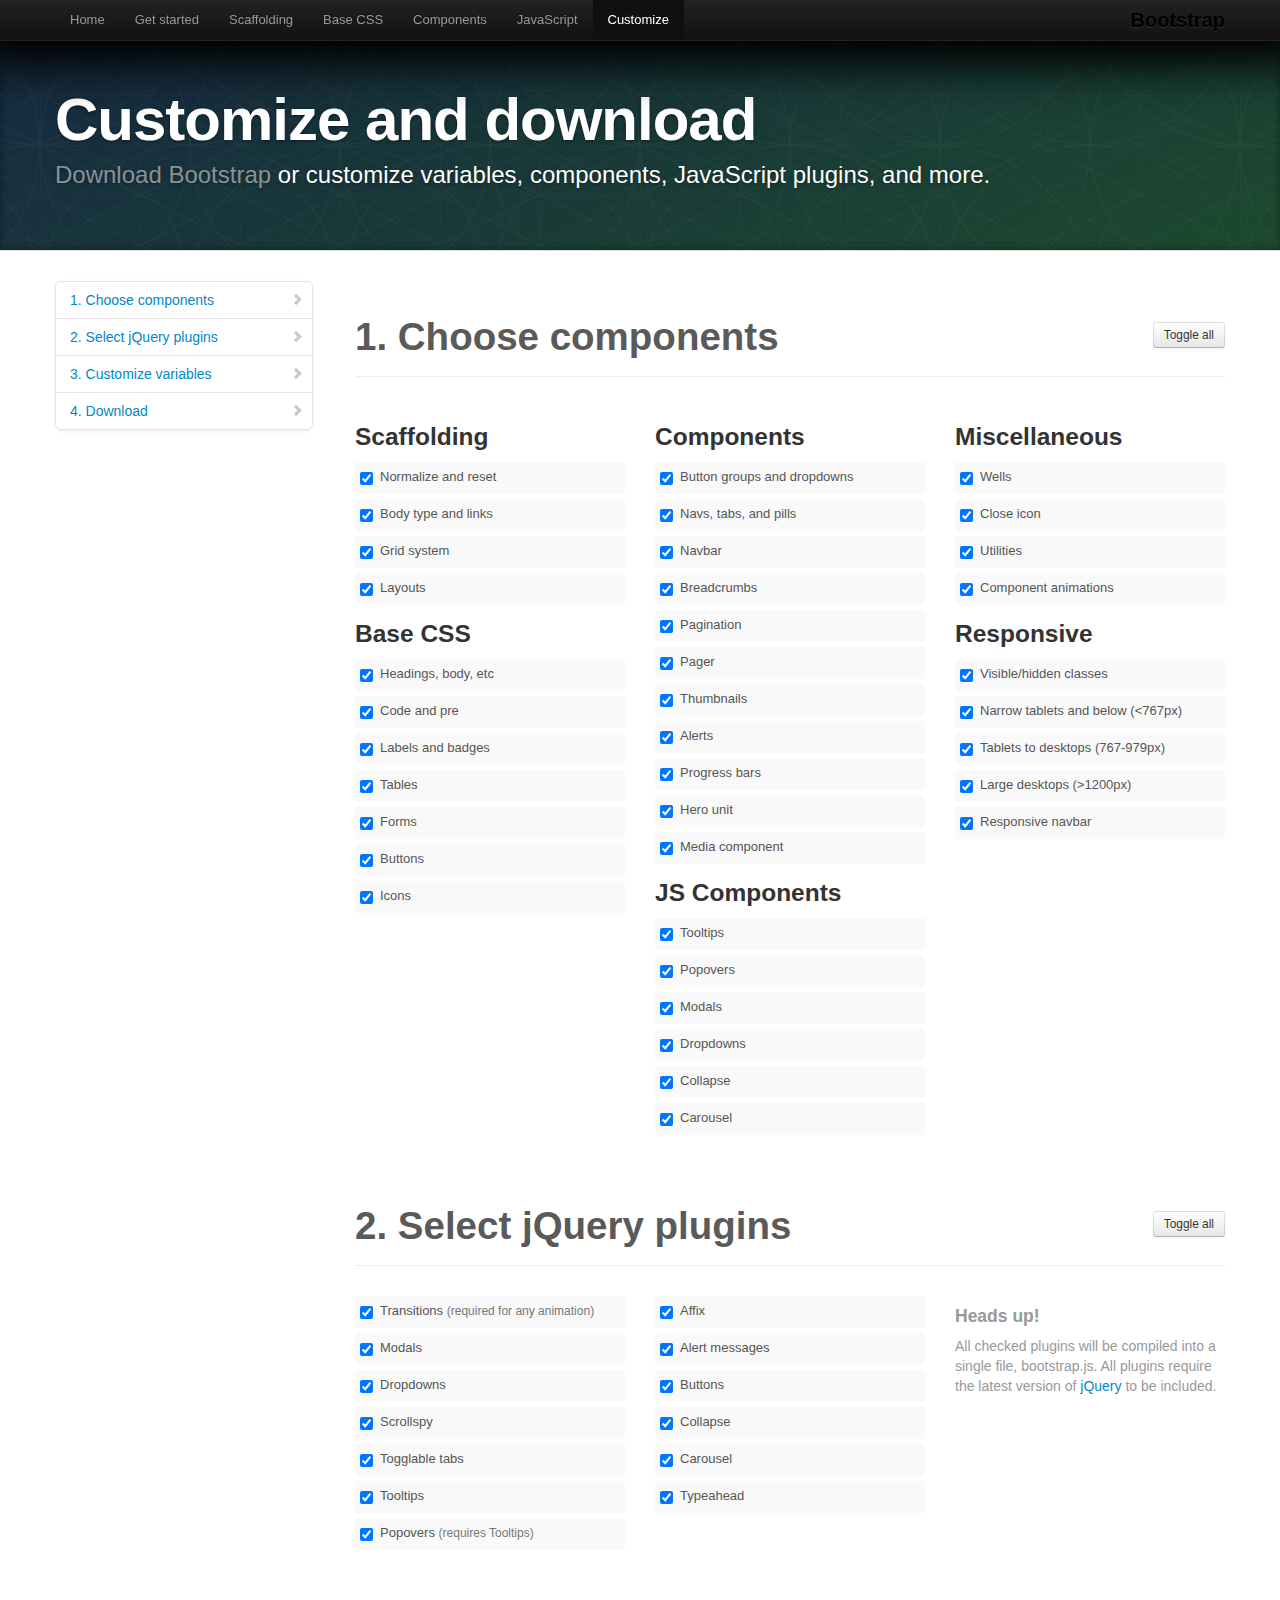
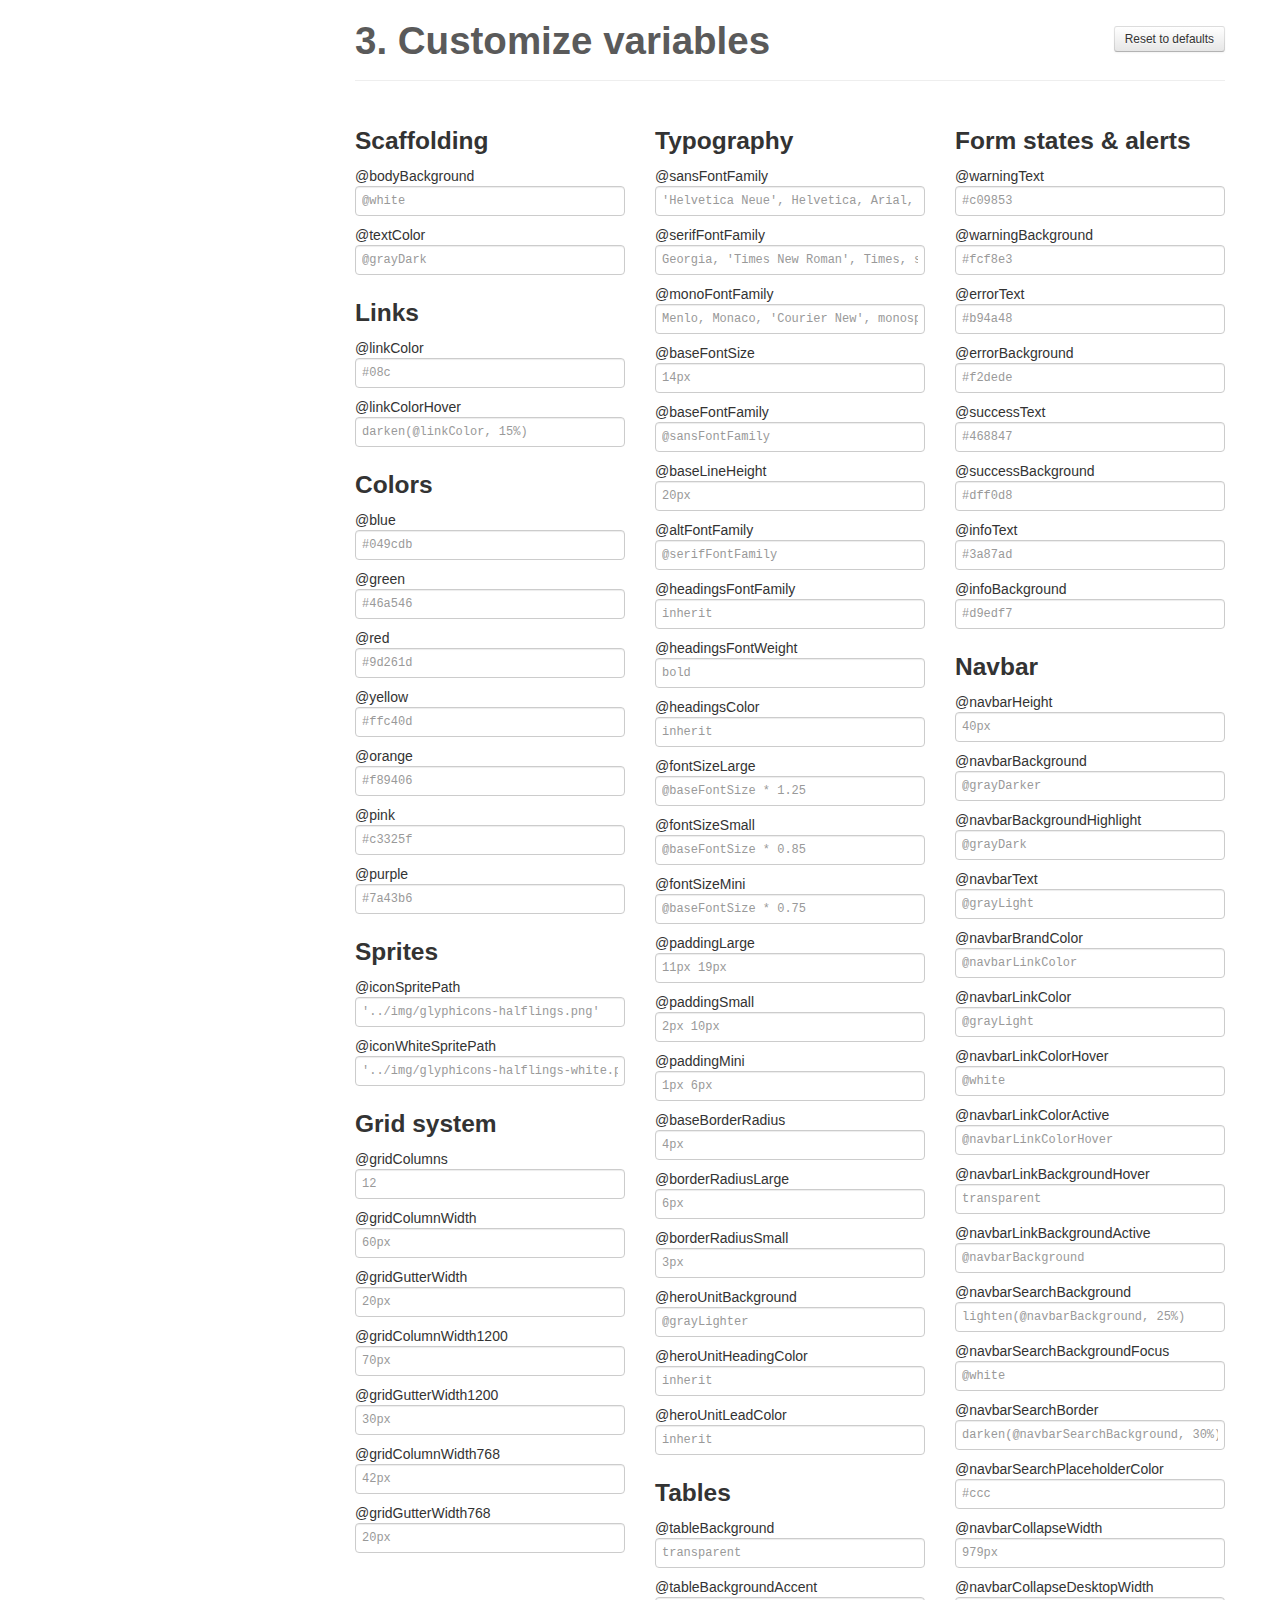
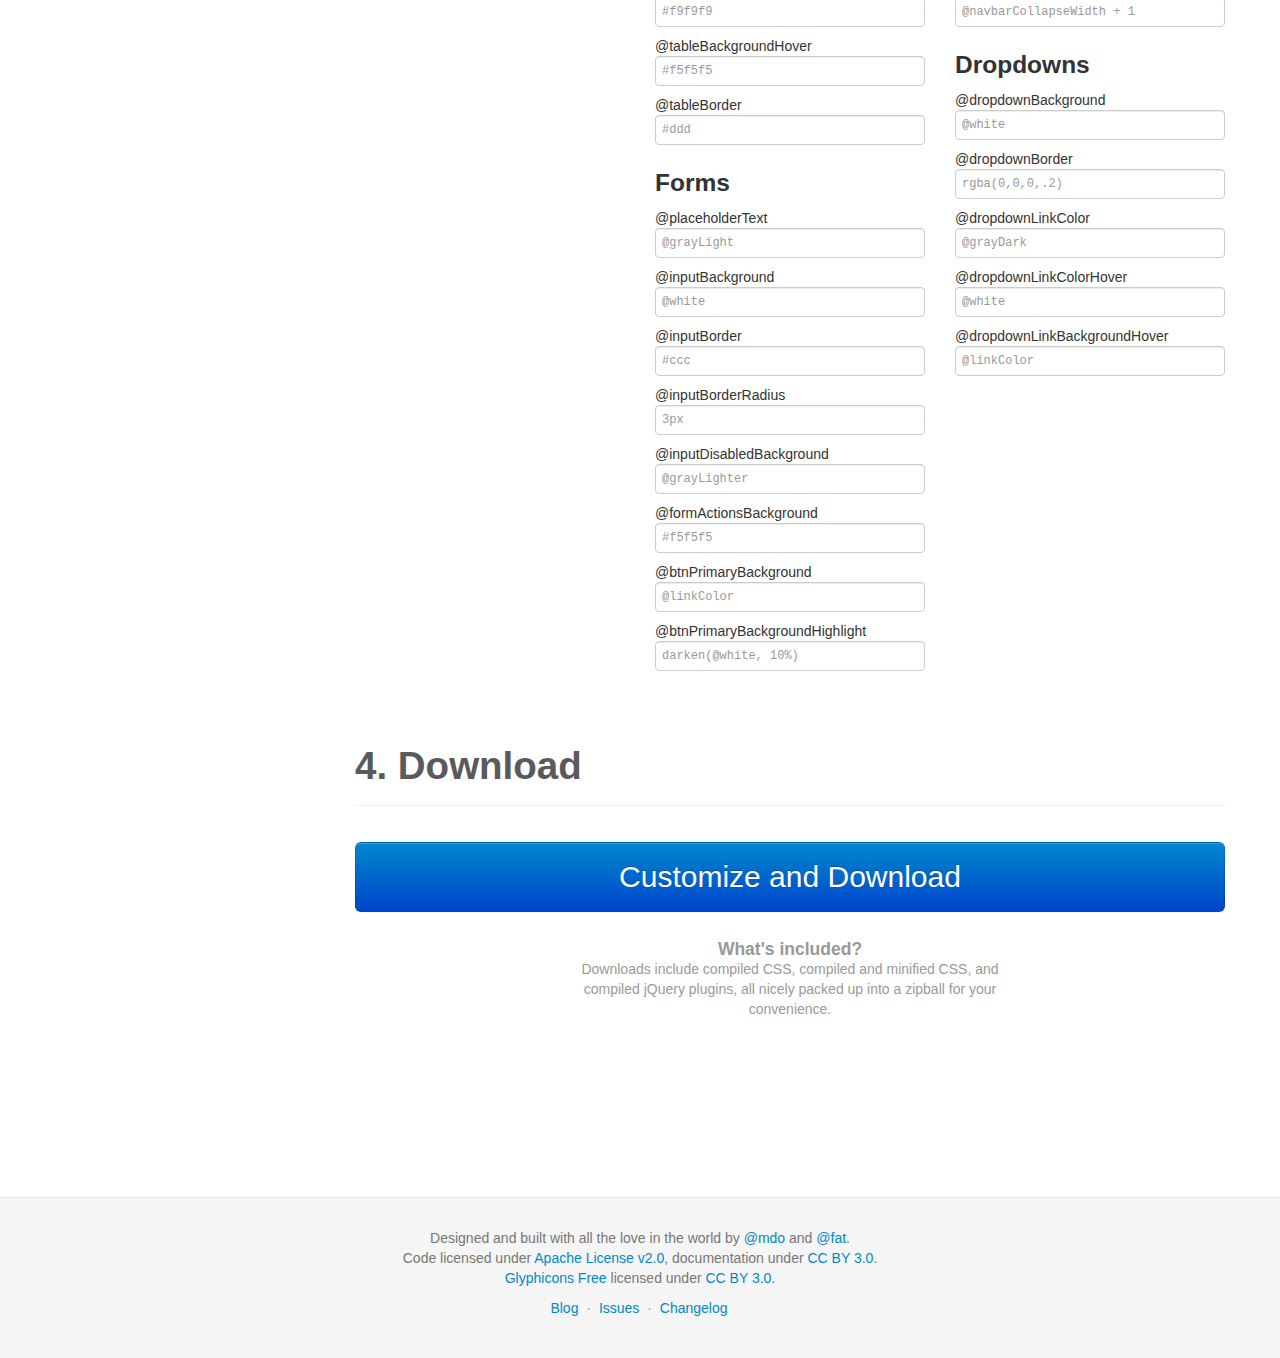
<file: customize.html>
<!DOCTYPE html>
<html lang="en">
  <head>
    <meta charset="utf-8">
    <title>Customize · Bootstrap</title>
    <meta name="viewport" content="width=device-width, initial-scale=1.0">
    <meta name="description" content="">
    <meta name="author" content="">

    <!-- Le styles -->
    <link href="assets/css/bootstrap.css" rel="stylesheet">
    <link href="assets/css/bootstrap-responsive.css" rel="stylesheet">
    <link href="assets/css/docs.css" rel="stylesheet">
    <link href="assets/js/google-code-prettify/prettify.css" rel="stylesheet">

    <!-- Le HTML5 shim, for IE6-8 support of HTML5 elements -->
    <!--[if lt IE 9]>
      <script src="assets/js/html5shiv.js"></script>
    <![endif]-->

    <!-- Le fav and touch icons -->
    <link rel="apple-touch-icon-precomposed" sizes="144x144" href="assets/ico/apple-touch-icon-144-precomposed.png">
    <link rel="apple-touch-icon-precomposed" sizes="114x114" href="assets/ico/apple-touch-icon-114-precomposed.png">
      <link rel="apple-touch-icon-precomposed" sizes="72x72" href="assets/ico/apple-touch-icon-72-precomposed.png">
                    <link rel="apple-touch-icon-precomposed" href="assets/ico/apple-touch-icon-57-precomposed.png">
                                   <link rel="shortcut icon" href="assets/ico/favicon.png">

  </head>

  <body data-spy="scroll" data-target=".bs-docs-sidebar">

    <!-- Navbar
    ================================================== -->
    <div class="navbar navbar-inverse navbar-fixed-top">
      <div class="navbar-inner">
        <div class="container">
          <button type="button" class="btn btn-navbar" data-toggle="collapse" data-target=".nav-collapse">
            <span class="icon-bar"></span>
            <span class="icon-bar"></span>
            <span class="icon-bar"></span>
          </button>
          <a class="brand" href="./index.html">Bootstrap</a>
          <div class="nav-collapse collapse">
            <ul class="nav">
              <li class="">
                <a href="./index.html">Home</a>
              </li>
              <li class="">
                <a href="./getting-started.html">Get started</a>
              </li>
              <li class="">
                <a href="./scaffolding.html">Scaffolding</a>
              </li>
              <li class="">
                <a href="./base-css.html">Base CSS</a>
              </li>
              <li class="">
                <a href="./components.html">Components</a>
              </li>
              <li class="">
                <a href="./javascript.html">JavaScript</a>
              </li>
              <li class="active">
                <a href="./customize.html">Customize</a>
              </li>
            </ul>
          </div>
        </div>
      </div>
    </div>

<!-- Masthead
================================================== -->
<header class="jumbotron subhead" id="overview">
  <div class="container">
    <h1>Customize and download</h1>
    <p class="lead"><a href="https://github.com/twitter/bootstrap/zipball/master">Download Bootstrap</a> or customize variables, components, JavaScript plugins, and more.</p>
  </div>
</header>


  <div class="container">

    <!-- Docs nav
    ================================================== -->
    <div class="row">
      <div class="span3 bs-docs-sidebar">
        <ul class="nav nav-list bs-docs-sidenav">
          <li><a href="#components"><i class="icon-chevron-right"></i> 1. Choose components</a></li>
          <li><a href="#plugins"><i class="icon-chevron-right"></i> 2. Select jQuery plugins</a></li>
          <li><a href="#variables"><i class="icon-chevron-right"></i> 3. Customize variables</a></li>
          <li><a href="#download"><i class="icon-chevron-right"></i> 4. Download</a></li>
        </ul>
      </div>
      <div class="span9">


        <!-- Customize form
        ================================================== -->
        <form>
          <section class="download" id="components">
            <div class="page-header">
              <a class="btn btn-small pull-right toggle-all" href="#">Toggle all</a>
              <h1>
                1. Choose components
              </h1>
            </div>
            <div class="row download-builder">
              <div class="span3">
                <h3>Scaffolding</h3>
                <label class="checkbox"><input checked="checked" type="checkbox" value="reset.less"> Normalize and reset</label>
                <label class="checkbox"><input checked="checked" type="checkbox" value="scaffolding.less"> Body type and links</label>
                <label class="checkbox"><input checked="checked" type="checkbox" value="grid.less"> Grid system</label>
                <label class="checkbox"><input checked="checked" type="checkbox" value="layouts.less"> Layouts</label>
                <h3>Base CSS</h3>
                <label class="checkbox"><input checked="checked" type="checkbox" value="type.less"> Headings, body, etc</label>
                <label class="checkbox"><input checked="checked" type="checkbox" value="code.less"> Code and pre</label>
                <label class="checkbox"><input checked="checked" type="checkbox" value="labels-badges.less"> Labels and badges</label>
                <label class="checkbox"><input checked="checked" type="checkbox" value="tables.less"> Tables</label>
                <label class="checkbox"><input checked="checked" type="checkbox" value="forms.less"> Forms</label>
                <label class="checkbox"><input checked="checked" type="checkbox" value="buttons.less"> Buttons</label>
                <label class="checkbox"><input checked="checked" type="checkbox" value="sprites.less"> Icons</label>
              </div><!-- /span -->
              <div class="span3">
                <h3>Components</h3>
                <label class="checkbox"><input checked="checked" type="checkbox" value="button-groups.less"> Button groups and dropdowns</label>
                <label class="checkbox"><input checked="checked" type="checkbox" value="navs.less"> Navs, tabs, and pills</label>
                <label class="checkbox"><input checked="checked" type="checkbox" value="navbar.less"> Navbar</label>
                <label class="checkbox"><input checked="checked" type="checkbox" value="breadcrumbs.less"> Breadcrumbs</label>
                <label class="checkbox"><input checked="checked" type="checkbox" value="pagination.less"> Pagination</label>
                <label class="checkbox"><input checked="checked" type="checkbox" value="pager.less"> Pager</label>
                <label class="checkbox"><input checked="checked" type="checkbox" value="thumbnails.less"> Thumbnails</label>
                <label class="checkbox"><input checked="checked" type="checkbox" value="alerts.less"> Alerts</label>
                <label class="checkbox"><input checked="checked" type="checkbox" value="progress-bars.less"> Progress bars</label>
                <label class="checkbox"><input checked="checked" type="checkbox" value="hero-unit.less"> Hero unit</label>
                <label class="checkbox"><input checked="checked" type="checkbox" value="media.less"> Media component</label>
                <h3>JS Components</h3>
                <label class="checkbox"><input checked="checked" type="checkbox" value="tooltip.less"> Tooltips</label>
                <label class="checkbox"><input checked="checked" type="checkbox" value="popovers.less"> Popovers</label>
                <label class="checkbox"><input checked="checked" type="checkbox" value="modals.less"> Modals</label>
                <label class="checkbox"><input checked="checked" type="checkbox" value="dropdowns.less"> Dropdowns</label>
                <label class="checkbox"><input checked="checked" type="checkbox" value="accordion.less"> Collapse</label>
                <label class="checkbox"><input checked="checked" type="checkbox" value="carousel.less"> Carousel</label>
              </div><!-- /span -->
              <div class="span3">
                <h3>Miscellaneous</h3>
                <label class="checkbox"><input checked="checked" type="checkbox" value="wells.less"> Wells</label>
                <label class="checkbox"><input checked="checked" type="checkbox" value="close.less"> Close icon</label>
                <label class="checkbox"><input checked="checked" type="checkbox" value="utilities.less"> Utilities</label>
                <label class="checkbox"><input checked="checked" type="checkbox" value="component-animations.less"> Component animations</label>
                <h3>Responsive</h3>
                <label class="checkbox"><input checked="checked" type="checkbox" value="responsive-utilities.less"> Visible/hidden classes</label>
                <label class="checkbox"><input checked="checked" type="checkbox" value="responsive-767px-max.less"> Narrow tablets and below (<767px)</label>
                <label class="checkbox"><input checked="checked" type="checkbox" value="responsive-768px-979px.less"> Tablets to desktops (767-979px)</label>
                <label class="checkbox"><input checked="checked" type="checkbox" value="responsive-1200px-min.less"> Large desktops (>1200px)</label>
                <label class="checkbox"><input checked="checked" type="checkbox" value="responsive-navbar.less"> Responsive navbar</label>
              </div><!-- /span -->
            </div><!-- /row -->
          </section>

          <section class="download" id="plugins">
            <div class="page-header">
              <a class="btn btn-small pull-right toggle-all" href="#">Toggle all</a>
              <h1>
                2. Select jQuery plugins
              </h1>
            </div>
            <div class="row download-builder">
              <div class="span3">
                <label class="checkbox">
                  <input type="checkbox" checked="true" value="bootstrap-transition.js">
                  Transitions <small>(required for any animation)</small>
                </label>
                <label class="checkbox">
                  <input type="checkbox" checked="true" value="bootstrap-modal.js">
                  Modals
                </label>
                <label class="checkbox">
                  <input type="checkbox" checked="true" value="bootstrap-dropdown.js">
                  Dropdowns
                </label>
                <label class="checkbox">
                  <input type="checkbox" checked="true" value="bootstrap-scrollspy.js">
                  Scrollspy
                </label>
                <label class="checkbox">
                  <input type="checkbox" checked="true" value="bootstrap-tab.js">
                  Togglable tabs
                </label>
                <label class="checkbox">
                  <input type="checkbox" checked="true" value="bootstrap-tooltip.js">
                  Tooltips
                </label>
                <label class="checkbox">
                  <input type="checkbox" checked="true" value="bootstrap-popover.js">
                  Popovers <small>(requires Tooltips)</small>
                </label>
              </div><!-- /span -->
              <div class="span3">
                <label class="checkbox">
                  <input type="checkbox" checked="true" value="bootstrap-affix.js">
                  Affix
                </label>
                <label class="checkbox">
                  <input type="checkbox" checked="true" value="bootstrap-alert.js">
                  Alert messages
                </label>
                <label class="checkbox">
                  <input type="checkbox" checked="true" value="bootstrap-button.js">
                  Buttons
                </label>
                <label class="checkbox">
                  <input type="checkbox" checked="true" value="bootstrap-collapse.js">
                  Collapse
                </label>
                <label class="checkbox">
                  <input type="checkbox" checked="true" value="bootstrap-carousel.js">
                  Carousel
                </label>
                <label class="checkbox">
                  <input type="checkbox" checked="true" value="bootstrap-typeahead.js">
                  Typeahead
                </label>
              </div><!-- /span -->
              <div class="span3">
                <h4 class="muted">Heads up!</h4>
                <p class="muted">All checked plugins will be compiled into a single file, bootstrap.js. All plugins require the latest version of <a href="http://jquery.com/" target="_blank">jQuery</a> to be included.</p>
              </div><!-- /span -->
            </div><!-- /row -->
          </section>


          <section class="download" id="variables">
            <div class="page-header">
              <a class="btn btn-small pull-right toggle-all" href="#">Reset to defaults</a>
              <h1>
                3. Customize variables
              </h1>
            </div>
            <div class="row download-builder">
              <div class="span3">
                <h3>Scaffolding</h3>
                <label>@bodyBackground</label>
                <input type="text" class="span3" placeholder="@white">
                <label>@textColor</label>
                <input type="text" class="span3" placeholder="@grayDark">

                <h3>Links</h3>
                <label>@linkColor</label>
                <input type="text" class="span3" placeholder="#08c">
                <label>@linkColorHover</label>
                <input type="text" class="span3" placeholder="darken(@linkColor, 15%)">
                <h3>Colors</h3>
                <label>@blue</label>
                <input type="text" class="span3" placeholder="#049cdb">
                <label>@green</label>
                <input type="text" class="span3" placeholder="#46a546">
                <label>@red</label>
                <input type="text" class="span3" placeholder="#9d261d">
                <label>@yellow</label>
                <input type="text" class="span3" placeholder="#ffc40d">
                <label>@orange</label>
                <input type="text" class="span3" placeholder="#f89406">
                <label>@pink</label>
                <input type="text" class="span3" placeholder="#c3325f">
                <label>@purple</label>
                <input type="text" class="span3" placeholder="#7a43b6">

                <h3>Sprites</h3>
                <label>@iconSpritePath</label>
                <input type="text" class="span3" placeholder="'../img/glyphicons-halflings.png'">
                <label>@iconWhiteSpritePath</label>
                <input type="text" class="span3" placeholder="'../img/glyphicons-halflings-white.png'">

                <h3>Grid system</h3>
                <label>@gridColumns</label>
                <input type="text" class="span3" placeholder="12">
                <label>@gridColumnWidth</label>
                <input type="text" class="span3" placeholder="60px">
                <label>@gridGutterWidth</label>
                <input type="text" class="span3" placeholder="20px">
                <label>@gridColumnWidth1200</label>
                <input type="text" class="span3" placeholder="70px">
                <label>@gridGutterWidth1200</label>
                <input type="text" class="span3" placeholder="30px">
                <label>@gridColumnWidth768</label>
                <input type="text" class="span3" placeholder="42px">
                <label>@gridGutterWidth768</label>
                <input type="text" class="span3" placeholder="20px">

              </div><!-- /span -->
              <div class="span3">

                <h3>Typography</h3>
                <label>@sansFontFamily</label>
                <input type="text" class="span3" placeholder="'Helvetica Neue', Helvetica, Arial, sans-serif">
                <label>@serifFontFamily</label>
                <input type="text" class="span3" placeholder="Georgia, 'Times New Roman', Times, serif">
                <label>@monoFontFamily</label>
                <input type="text" class="span3" placeholder="Menlo, Monaco, 'Courier New', monospace">

                <label>@baseFontSize</label>
                <input type="text" class="span3" placeholder="14px">
                <label>@baseFontFamily</label>
                <input type="text" class="span3" placeholder="@sansFontFamily">
                <label>@baseLineHeight</label>
                <input type="text" class="span3" placeholder="20px">

                <label>@altFontFamily</label>
                <input type="text" class="span3" placeholder="@serifFontFamily">
                <label>@headingsFontFamily</label>
                <input type="text" class="span3" placeholder="inherit">
                <label>@headingsFontWeight</label>
                <input type="text" class="span3" placeholder="bold">
                <label>@headingsColor</label>
                <input type="text" class="span3" placeholder="inherit">

                <label>@fontSizeLarge</label>
                <input type="text" class="span3" placeholder="@baseFontSize * 1.25">
                <label>@fontSizeSmall</label>
                <input type="text" class="span3" placeholder="@baseFontSize * 0.85">
                <label>@fontSizeMini</label>
                <input type="text" class="span3" placeholder="@baseFontSize * 0.75">

                <label>@paddingLarge</label>
                <input type="text" class="span3" placeholder="11px 19px">
                <label>@paddingSmall</label>
                <input type="text" class="span3" placeholder="2px 10px">
                <label>@paddingMini</label>
                <input type="text" class="span3" placeholder="1px 6px">

                <label>@baseBorderRadius</label>
                <input type="text" class="span3" placeholder="4px">
                <label>@borderRadiusLarge</label>
                <input type="text" class="span3" placeholder="6px">
                <label>@borderRadiusSmall</label>
                <input type="text" class="span3" placeholder="3px">

                <label>@heroUnitBackground</label>
                <input type="text" class="span3" placeholder="@grayLighter">
                <label>@heroUnitHeadingColor</label>
                <input type="text" class="span3" placeholder="inherit">
                <label>@heroUnitLeadColor</label>
                <input type="text" class="span3" placeholder="inherit">

                <h3>Tables</h3>
                <label>@tableBackground</label>
                <input type="text" class="span3" placeholder="transparent">
                <label>@tableBackgroundAccent</label>
                <input type="text" class="span3" placeholder="#f9f9f9">
                <label>@tableBackgroundHover</label>
                <input type="text" class="span3" placeholder="#f5f5f5">
                <label>@tableBorder</label>
                <input type="text" class="span3" placeholder="#ddd">

                <h3>Forms</h3>
                <label>@placeholderText</label>
                <input type="text" class="span3" placeholder="@grayLight">
                <label>@inputBackground</label>
                <input type="text" class="span3" placeholder="@white">
                <label>@inputBorder</label>
                <input type="text" class="span3" placeholder="#ccc">
                <label>@inputBorderRadius</label>
                <input type="text" class="span3" placeholder="3px">
                <label>@inputDisabledBackground</label>
                <input type="text" class="span3" placeholder="@grayLighter">
                <label>@formActionsBackground</label>
                <input type="text" class="span3" placeholder="#f5f5f5">
                <label>@btnPrimaryBackground</label>
                <input type="text" class="span3" placeholder="@linkColor">
                <label>@btnPrimaryBackgroundHighlight</label>
                <input type="text" class="span3" placeholder="darken(@white, 10%)">

              </div><!-- /span -->
              <div class="span3">

                <h3>Form states &amp; alerts</h3>
                <label>@warningText</label>
                <input type="text" class="span3" placeholder="#c09853">
                <label>@warningBackground</label>
                <input type="text" class="span3" placeholder="#fcf8e3">
                <label>@errorText</label>
                <input type="text" class="span3" placeholder="#b94a48">
                <label>@errorBackground</label>
                <input type="text" class="span3" placeholder="#f2dede">
                <label>@successText</label>
                <input type="text" class="span3" placeholder="#468847">
                <label>@successBackground</label>
                <input type="text" class="span3" placeholder="#dff0d8">
                <label>@infoText</label>
                <input type="text" class="span3" placeholder="#3a87ad">
                <label>@infoBackground</label>
                <input type="text" class="span3" placeholder="#d9edf7">

                <h3>Navbar</h3>
                <label>@navbarHeight</label>
                <input type="text" class="span3" placeholder="40px">
                <label>@navbarBackground</label>
                <input type="text" class="span3" placeholder="@grayDarker">
                <label>@navbarBackgroundHighlight</label>
                <input type="text" class="span3" placeholder="@grayDark">
                <label>@navbarText</label>
                <input type="text" class="span3" placeholder="@grayLight">
                <label>@navbarBrandColor</label>
                <input type="text" class="span3" placeholder="@navbarLinkColor">
                <label>@navbarLinkColor</label>
                <input type="text" class="span3" placeholder="@grayLight">
                <label>@navbarLinkColorHover</label>
                <input type="text" class="span3" placeholder="@white">
                <label>@navbarLinkColorActive</label>
                <input type="text" class="span3" placeholder="@navbarLinkColorHover">
                <label>@navbarLinkBackgroundHover</label>
                <input type="text" class="span3" placeholder="transparent">
                <label>@navbarLinkBackgroundActive</label>
                <input type="text" class="span3" placeholder="@navbarBackground">
                <label>@navbarSearchBackground</label>
                <input type="text" class="span3" placeholder="lighten(@navbarBackground, 25%)">
                <label>@navbarSearchBackgroundFocus</label>
                <input type="text" class="span3" placeholder="@white">
                <label>@navbarSearchBorder</label>
                <input type="text" class="span3" placeholder="darken(@navbarSearchBackground, 30%)">
                <label>@navbarSearchPlaceholderColor</label>
                <input type="text" class="span3" placeholder="#ccc">

                <label>@navbarCollapseWidth</label>
                <input type="text" class="span3" placeholder="979px">
                <label>@navbarCollapseDesktopWidth</label>
                <input type="text" class="span3" placeholder="@navbarCollapseWidth + 1">

                <h3>Dropdowns</h3>
                <label>@dropdownBackground</label>
                <input type="text" class="span3" placeholder="@white">
                <label>@dropdownBorder</label>
                <input type="text" class="span3" placeholder="rgba(0,0,0,.2)">
                <label>@dropdownLinkColor</label>
                <input type="text" class="span3" placeholder="@grayDark">
                <label>@dropdownLinkColorHover</label>
                <input type="text" class="span3" placeholder="@white">
                <label>@dropdownLinkBackgroundHover</label>
                <input type="text" class="span3" placeholder="@linkColor">
              </div><!-- /span -->
            </div><!-- /row -->
          </section>

          <section class="download" id="download">
            <div class="page-header">
              <h1>
                4. Download
              </h1>
            </div>
            <div class="download-btn">
              <a class="btn btn-primary" href="#" >Customize and Download</a>
              <h4>What's included?</h4>
              <p>Downloads include compiled CSS, compiled and minified CSS, and compiled jQuery plugins, all nicely packed up into a zipball for your convenience.</p>
            </div>
          </section><!-- /download -->
        </form>



      </div>
    </div>

  </div>



    <!-- Footer
    ================================================== -->
    <footer class="footer">
      <div class="container">
        <p>Designed and built with all the love in the world by <a href="http://twitter.com/mdo" target="_blank">@mdo</a> and <a href="http://twitter.com/fat" target="_blank">@fat</a>.</p>
        <p>Code licensed under <a href="http://www.apache.org/licenses/LICENSE-2.0" target="_blank">Apache License v2.0</a>, documentation under <a href="http://creativecommons.org/licenses/by/3.0/">CC BY 3.0</a>.</p>
        <p><a href="http://glyphicons.com">Glyphicons Free</a> licensed under <a href="http://creativecommons.org/licenses/by/3.0/">CC BY 3.0</a>.</p>
        <ul class="footer-links">
          <li><a href="http://blog.getbootstrap.com">Blog</a></li>
          <li class="muted">&middot;</li>
          <li><a href="https://github.com/twitter/bootstrap/issues?state=open">Issues</a></li>
          <li class="muted">&middot;</li>
          <li><a href="https://github.com/twitter/bootstrap/blob/master/CHANGELOG.md">Changelog</a></li>
        </ul>
      </div>
    </footer>



    <!-- Le javascript
    ================================================== -->
    <!-- Placed at the end of the document so the pages load faster -->
    <script type="text/javascript" src="http://platform.twitter.com/widgets.js"></script>
    <script src="assets/js/jquery.js"></script>
    <script src="assets/js/bootstrap-transition.js"></script>
    <script src="assets/js/bootstrap-alert.js"></script>
    <script src="assets/js/bootstrap-modal.js"></script>
    <script src="assets/js/bootstrap-dropdown.js"></script>
    <script src="assets/js/bootstrap-scrollspy.js"></script>
    <script src="assets/js/bootstrap-tab.js"></script>
    <script src="assets/js/bootstrap-tooltip.js"></script>
    <script src="assets/js/bootstrap-popover.js"></script>
    <script src="assets/js/bootstrap-button.js"></script>
    <script src="assets/js/bootstrap-collapse.js"></script>
    <script src="assets/js/bootstrap-carousel.js"></script>
    <script src="assets/js/bootstrap-typeahead.js"></script>
    <script src="assets/js/bootstrap-affix.js"></script>

    <script src="assets/js/holder/holder.js"></script>
    <script src="assets/js/google-code-prettify/prettify.js"></script>

    <script src="assets/js/application.js"></script>



  </body>
</html>
</file>
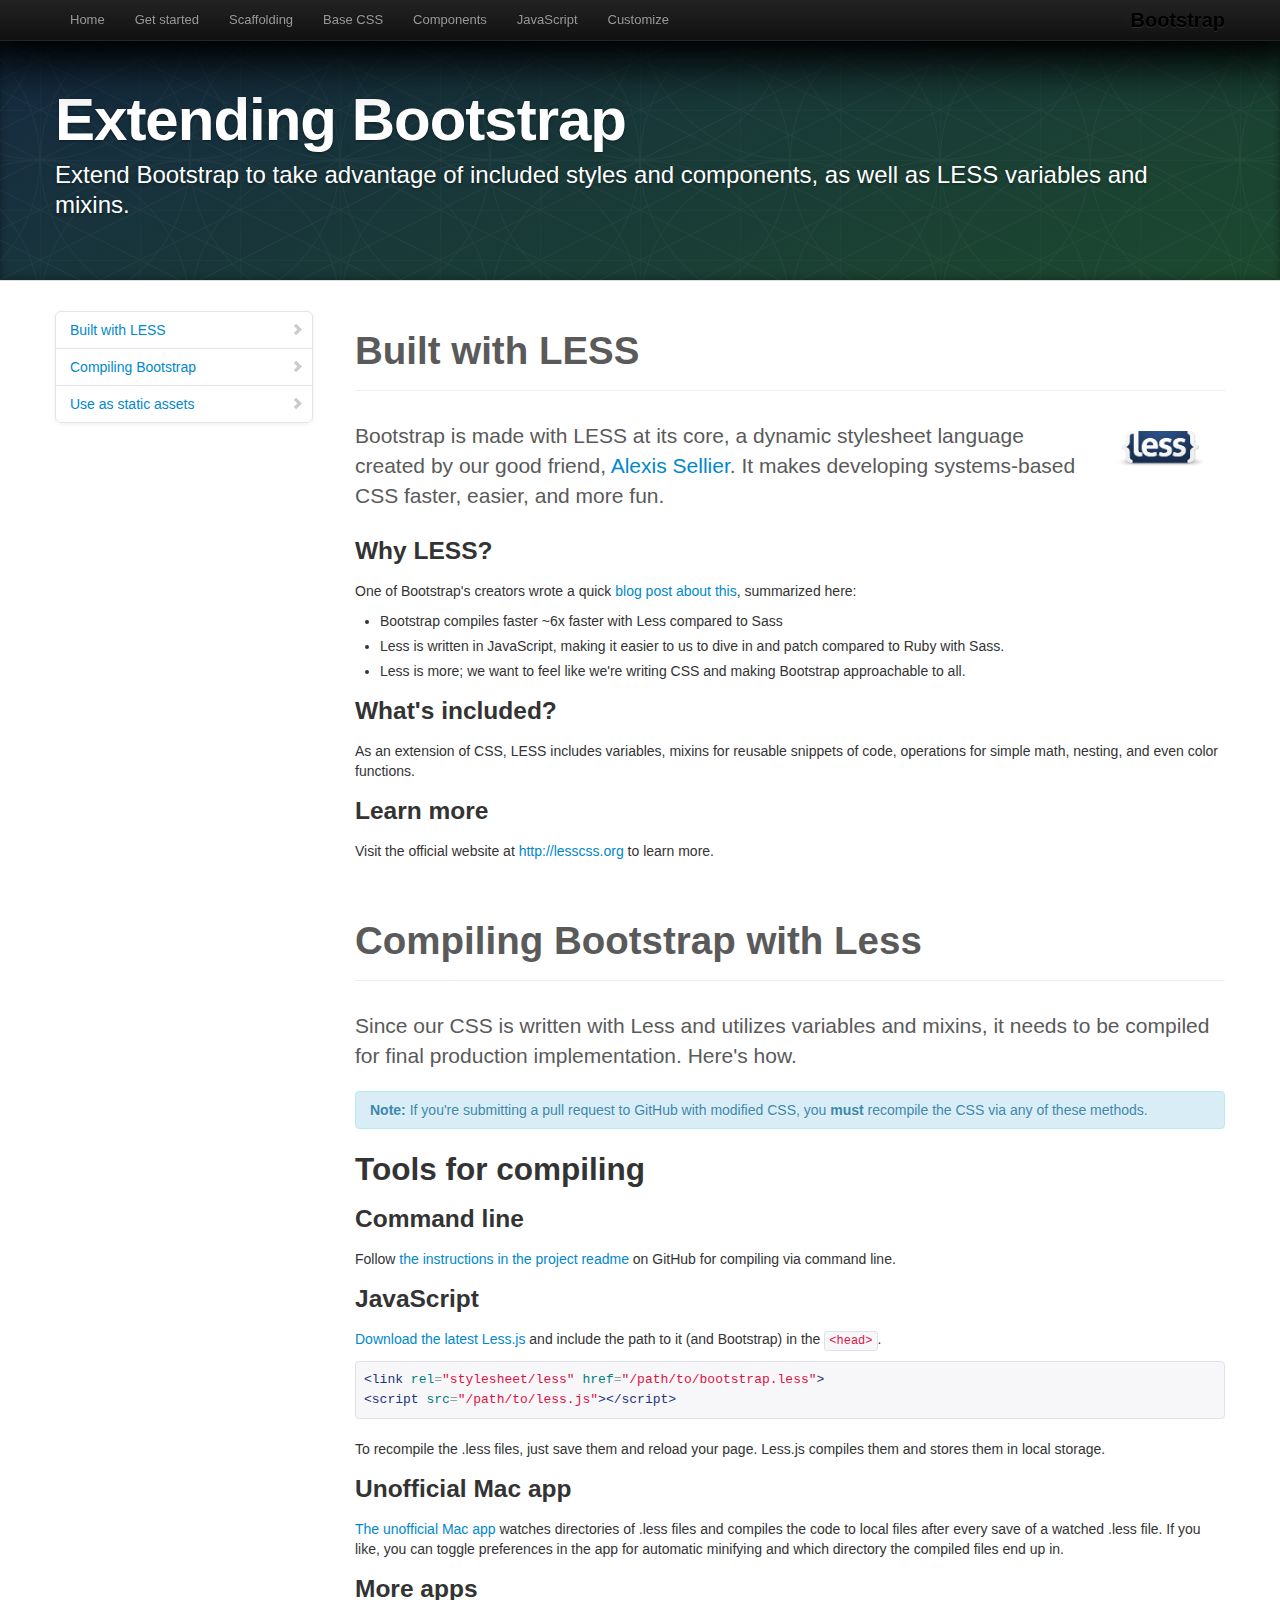
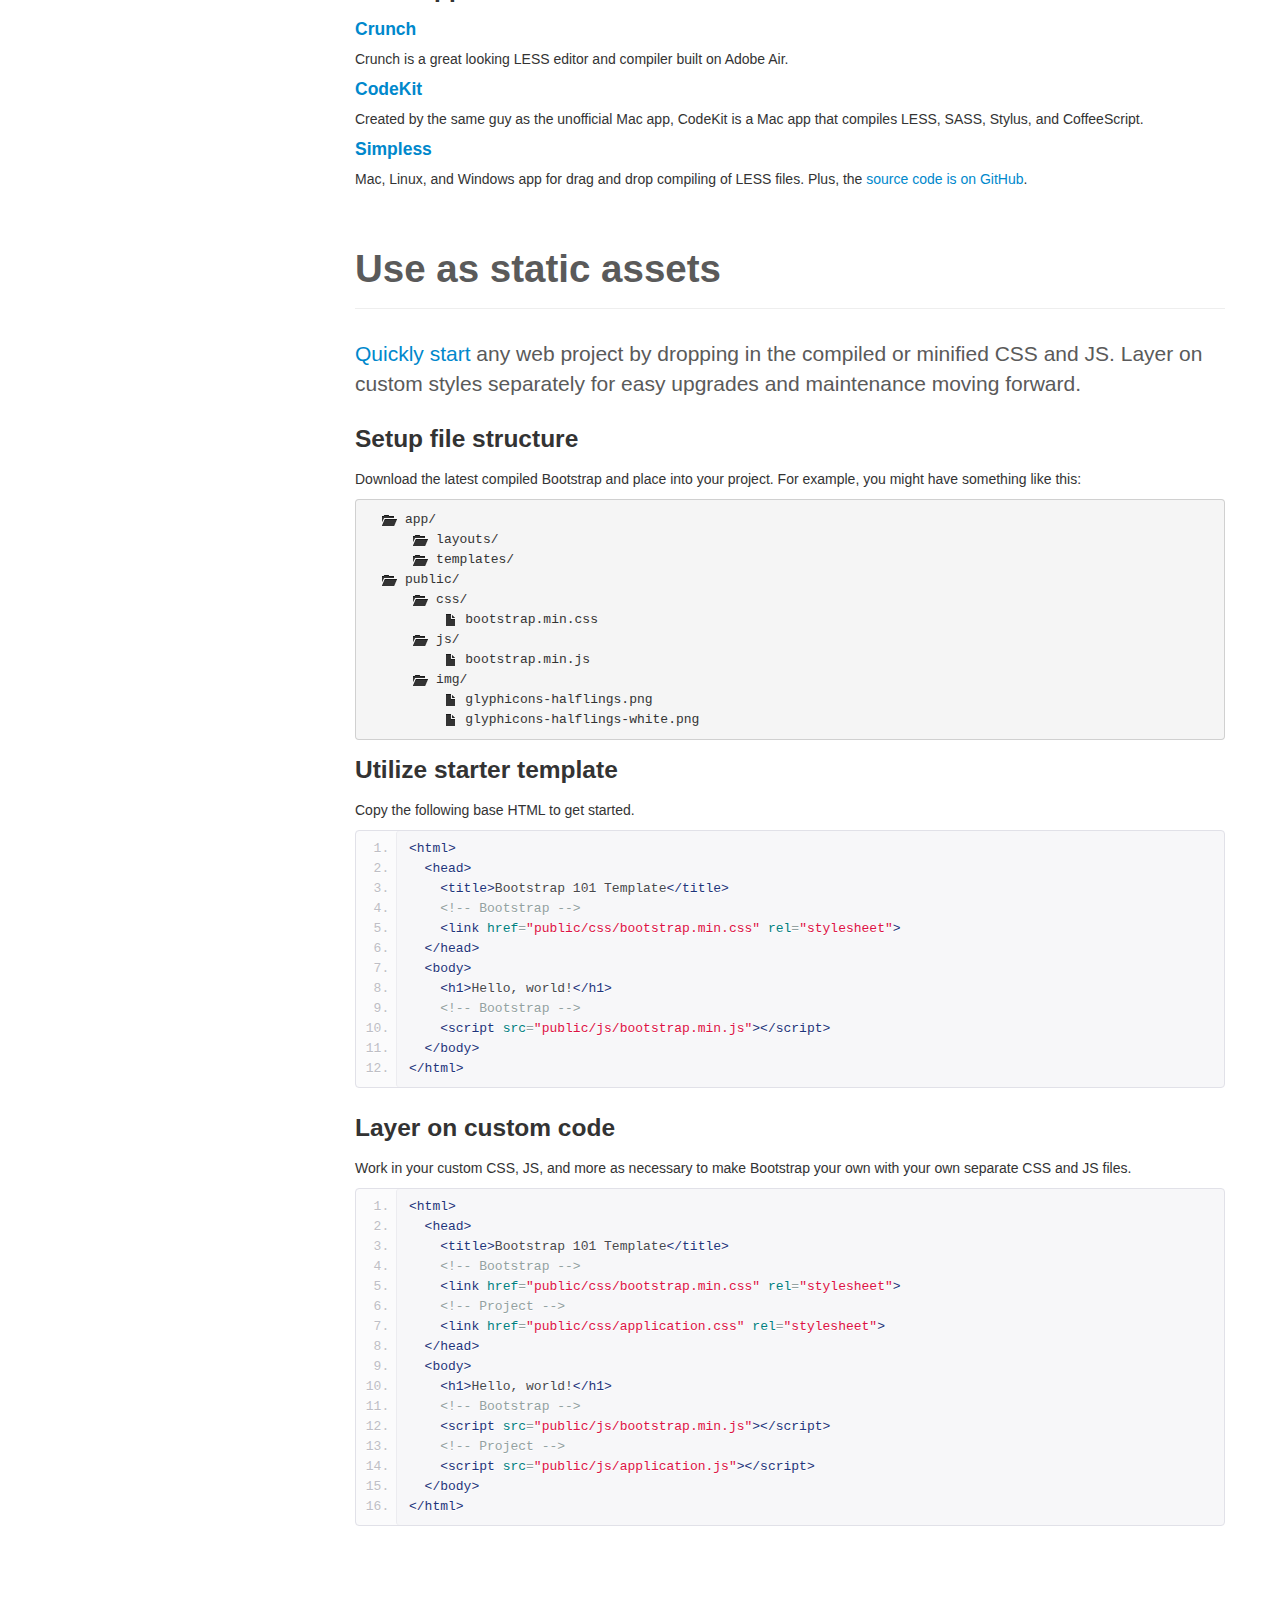
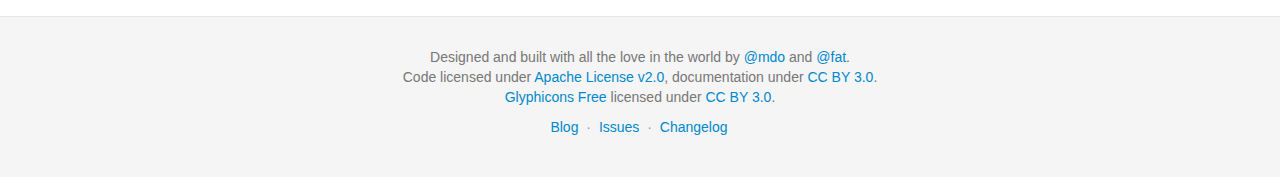
<file: extend.html>
<!DOCTYPE html>
<html lang="en">
  <head>
    <meta charset="utf-8">
    <title>Extend · Bootstrap</title>
    <meta name="viewport" content="width=device-width, initial-scale=1.0">
    <meta name="description" content="">
    <meta name="author" content="">

    <!-- Le styles -->
    <link href="assets/css/bootstrap.css" rel="stylesheet">
    <link href="assets/css/bootstrap-responsive.css" rel="stylesheet">
    <link href="assets/css/docs.css" rel="stylesheet">
    <link href="assets/js/google-code-prettify/prettify.css" rel="stylesheet">

    <!-- Le HTML5 shim, for IE6-8 support of HTML5 elements -->
    <!--[if lt IE 9]>
      <script src="assets/js/html5shiv.js"></script>
    <![endif]-->

    <!-- Le fav and touch icons -->
    <link rel="apple-touch-icon-precomposed" sizes="144x144" href="assets/ico/apple-touch-icon-144-precomposed.png">
    <link rel="apple-touch-icon-precomposed" sizes="114x114" href="assets/ico/apple-touch-icon-114-precomposed.png">
      <link rel="apple-touch-icon-precomposed" sizes="72x72" href="assets/ico/apple-touch-icon-72-precomposed.png">
                    <link rel="apple-touch-icon-precomposed" href="assets/ico/apple-touch-icon-57-precomposed.png">
                                   <link rel="shortcut icon" href="assets/ico/favicon.png">

  </head>

  <body data-spy="scroll" data-target=".bs-docs-sidebar">

    <!-- Navbar
    ================================================== -->
    <div class="navbar navbar-inverse navbar-fixed-top">
      <div class="navbar-inner">
        <div class="container">
          <button type="button" class="btn btn-navbar" data-toggle="collapse" data-target=".nav-collapse">
            <span class="icon-bar"></span>
            <span class="icon-bar"></span>
            <span class="icon-bar"></span>
          </button>
          <a class="brand" href="./index.html">Bootstrap</a>
          <div class="nav-collapse collapse">
            <ul class="nav">
              <li class="">
                <a href="./index.html">Home</a>
              </li>
              <li class="">
                <a href="./getting-started.html">Get started</a>
              </li>
              <li class="">
                <a href="./scaffolding.html">Scaffolding</a>
              </li>
              <li class="">
                <a href="./base-css.html">Base CSS</a>
              </li>
              <li class="">
                <a href="./components.html">Components</a>
              </li>
              <li class="">
                <a href="./javascript.html">JavaScript</a>
              </li>
              <li class="">
                <a href="./customize.html">Customize</a>
              </li>
            </ul>
          </div>
        </div>
      </div>
    </div>

<!-- Subhead
================================================== -->
<header class="jumbotron subhead" id="overview">
  <div class="container">
    <h1>Extending Bootstrap</h1>
    <p class="lead">Extend Bootstrap to take advantage of included styles and components, as well as LESS variables and mixins.</p>
  <div>
</header>

  <div class="container">

    <!-- Docs nav
    ================================================== -->
    <div class="row">
      <div class="span3 bs-docs-sidebar">
        <ul class="nav nav-list bs-docs-sidenav">
          <li><a href="#built-with-less"><i class="icon-chevron-right"></i> Built with LESS</a></li>
          <li><a href="#compiling"><i class="icon-chevron-right"></i> Compiling Bootstrap</a></li>
          <li><a href="#static-assets"><i class="icon-chevron-right"></i> Use as static assets</a></li>
        </ul>
      </div>
      <div class="span9">



        <!-- BUILT WITH LESS
        ================================================== -->
        <section id="built-with-less">
          <div class="page-header">
            <h1>Built with LESS</h1>
          </div>

          <img style="float: right; height: 36px; margin: 10px 20px 20px" src="assets/img/less-logo-large.png" alt="LESS CSS">
          <p class="lead">Bootstrap is made with LESS at its core, a dynamic stylesheet language created by our good friend, <a href="http://cloudhead.io">Alexis Sellier</a>. It makes developing systems-based CSS faster, easier, and more fun.</p>

          <h3>Why LESS?</h3>
          <p>One of Bootstrap's creators wrote a quick <a href="http://www.wordsbyf.at/2012/03/08/why-less/">blog post about this</a>, summarized here:</p>
          <ul>
            <li>Bootstrap compiles faster ~6x faster with Less compared to Sass</li>
            <li>Less is written in JavaScript, making it easier to us to dive in and patch compared to Ruby with Sass.</li>
            <li>Less is more; we want to feel like we're writing CSS and making Bootstrap approachable to all.</li>
          </ul>

          <h3>What's included?</h3>
          <p>As an extension of CSS, LESS includes variables, mixins for reusable snippets of code, operations for simple math, nesting, and even color functions.</p>

          <h3>Learn more</h3>
          <p>Visit the official website at <a href="http://lesscss.org">http://lesscss.org</a> to learn more.</p>
        </section>



        <!-- COMPILING LESS AND BOOTSTRAP
        ================================================== -->
        <section id="compiling">
          <div class="page-header">
            <h1>Compiling Bootstrap with Less</h1>
          </div>

          <p class="lead">Since our CSS is written with Less and utilizes variables and mixins, it needs to be compiled for final production implementation. Here's how.</p>

          <div class="alert alert-info">
            <strong>Note:</strong> If you're submitting a pull request to GitHub with modified CSS, you <strong>must</strong> recompile the CSS via any of these methods.
          </div>

          <h2>Tools for compiling</h2>

          <h3>Command line</h3>
          <p>Follow <a href="https://github.com/twitter/bootstrap#developers">the instructions in the project readme</a> on GitHub for compiling via command line.</p>

          <h3>JavaScript</h3>
          <p><a href="http://lesscss.org/">Download the latest Less.js</a> and include the path to it (and Bootstrap) in the <code>&lt;head&gt;</code>.</p>
<pre class="prettyprint">
&lt;link rel="stylesheet/less" href="/path/to/bootstrap.less"&gt;
&lt;script src="/path/to/less.js"&gt;&lt;/script&gt;
</pre>
          <p>To recompile the .less files, just save them and reload your page. Less.js compiles them and stores them in local storage.</p>

          <h3>Unofficial Mac app</h3>
          <p><a href="http://incident57.com/less/">The unofficial Mac app</a> watches directories of .less files and compiles the code to local files after every save of a watched .less file. If you like, you can toggle preferences in the app for automatic minifying and which directory the compiled files end up in.</p>

          <h3>More apps</h3>
          <h4><a href="http://crunchapp.net/" target="_blank">Crunch</a></h4>
          <p>Crunch is a great looking LESS editor and compiler built on Adobe Air.</p>
          <h4><a href="http://incident57.com/codekit/" target="_blank">CodeKit</a></h4>
          <p>Created by the same guy as the unofficial Mac app, CodeKit is a Mac app that compiles LESS, SASS, Stylus, and CoffeeScript.</p>
          <h4><a href="http://wearekiss.com/simpless" target="_blank">Simpless</a></h4>
          <p>Mac, Linux, and Windows app for drag and drop compiling of LESS files. Plus, the <a href="https://github.com/Paratron/SimpLESS" target="_blank">source code is on GitHub</a>.</p>

        </section>



        <!-- Static assets
        ================================================== -->
        <section id="static-assets">
          <div class="page-header">
            <h1>Use as static assets</h1>
          </div>
          <p class="lead"><a href="./getting-started.html">Quickly start</a> any web project by dropping in the compiled or minified CSS and JS. Layer on custom styles separately for easy upgrades and maintenance moving forward.</p>

          <h3>Setup file structure</h3>
          <p>Download the latest compiled Bootstrap and place into your project. For example, you might have something like this:</p>
<pre>
  <span class="icon-folder-open"></span> app/
      <span class="icon-folder-open"></span> layouts/
      <span class="icon-folder-open"></span> templates/
  <span class="icon-folder-open"></span> public/
      <span class="icon-folder-open"></span> css/
          <span class="icon-file"></span> bootstrap.min.css
      <span class="icon-folder-open"></span> js/
          <span class="icon-file"></span> bootstrap.min.js
      <span class="icon-folder-open"></span> img/
          <span class="icon-file"></span> glyphicons-halflings.png
          <span class="icon-file"></span> glyphicons-halflings-white.png
</pre>

          <h3>Utilize starter template</h3>
          <p>Copy the following base HTML to get started.</p>
<pre class="prettyprint linenums">
&lt;html&gt;
  &lt;head&gt;
    &lt;title&gt;Bootstrap 101 Template&lt;/title&gt;
    &lt;!-- Bootstrap --&gt;
    &lt;link href="public/css/bootstrap.min.css" rel="stylesheet"&gt;
  &lt;/head&gt;
  &lt;body&gt;
    &lt;h1&gt;Hello, world!&lt;/h1&gt;
    &lt;!-- Bootstrap --&gt;
    &lt;script src="public/js/bootstrap.min.js"&gt;&lt;/script&gt;
  &lt;/body&gt;
&lt;/html&gt;
</pre>

          <h3>Layer on custom code</h3>
          <p>Work in your custom CSS, JS, and more as necessary to make Bootstrap your own with your own separate CSS and JS files.</p>
<pre class="prettyprint linenums">
&lt;html&gt;
  &lt;head&gt;
    &lt;title&gt;Bootstrap 101 Template&lt;/title&gt;
    &lt;!-- Bootstrap --&gt;
    &lt;link href="public/css/bootstrap.min.css" rel="stylesheet"&gt;
    &lt;!-- Project --&gt;
    &lt;link href="public/css/application.css" rel="stylesheet"&gt;
  &lt;/head&gt;
  &lt;body&gt;
    &lt;h1&gt;Hello, world!&lt;/h1&gt;
    &lt;!-- Bootstrap --&gt;
    &lt;script src="public/js/bootstrap.min.js"&gt;&lt;/script&gt;
    &lt;!-- Project --&gt;
    &lt;script src="public/js/application.js"&gt;&lt;/script&gt;
  &lt;/body&gt;
&lt;/html&gt;
</pre>

        </section>

      </div>
    </div>

  </div>



    <!-- Footer
    ================================================== -->
    <footer class="footer">
      <div class="container">
        <p>Designed and built with all the love in the world by <a href="http://twitter.com/mdo" target="_blank">@mdo</a> and <a href="http://twitter.com/fat" target="_blank">@fat</a>.</p>
        <p>Code licensed under <a href="http://www.apache.org/licenses/LICENSE-2.0" target="_blank">Apache License v2.0</a>, documentation under <a href="http://creativecommons.org/licenses/by/3.0/">CC BY 3.0</a>.</p>
        <p><a href="http://glyphicons.com">Glyphicons Free</a> licensed under <a href="http://creativecommons.org/licenses/by/3.0/">CC BY 3.0</a>.</p>
        <ul class="footer-links">
          <li><a href="http://blog.getbootstrap.com">Blog</a></li>
          <li class="muted">&middot;</li>
          <li><a href="https://github.com/twitter/bootstrap/issues?state=open">Issues</a></li>
          <li class="muted">&middot;</li>
          <li><a href="https://github.com/twitter/bootstrap/blob/master/CHANGELOG.md">Changelog</a></li>
        </ul>
      </div>
    </footer>



    <!-- Le javascript
    ================================================== -->
    <!-- Placed at the end of the document so the pages load faster -->
    <script type="text/javascript" src="http://platform.twitter.com/widgets.js"></script>
    <script src="assets/js/jquery.js"></script>
    <script src="assets/js/bootstrap-transition.js"></script>
    <script src="assets/js/bootstrap-alert.js"></script>
    <script src="assets/js/bootstrap-modal.js"></script>
    <script src="assets/js/bootstrap-dropdown.js"></script>
    <script src="assets/js/bootstrap-scrollspy.js"></script>
    <script src="assets/js/bootstrap-tab.js"></script>
    <script src="assets/js/bootstrap-tooltip.js"></script>
    <script src="assets/js/bootstrap-popover.js"></script>
    <script src="assets/js/bootstrap-button.js"></script>
    <script src="assets/js/bootstrap-collapse.js"></script>
    <script src="assets/js/bootstrap-carousel.js"></script>
    <script src="assets/js/bootstrap-typeahead.js"></script>
    <script src="assets/js/bootstrap-affix.js"></script>

    <script src="assets/js/holder/holder.js"></script>
    <script src="assets/js/google-code-prettify/prettify.js"></script>

    <script src="assets/js/application.js"></script>



  </body>
</html>
</file>
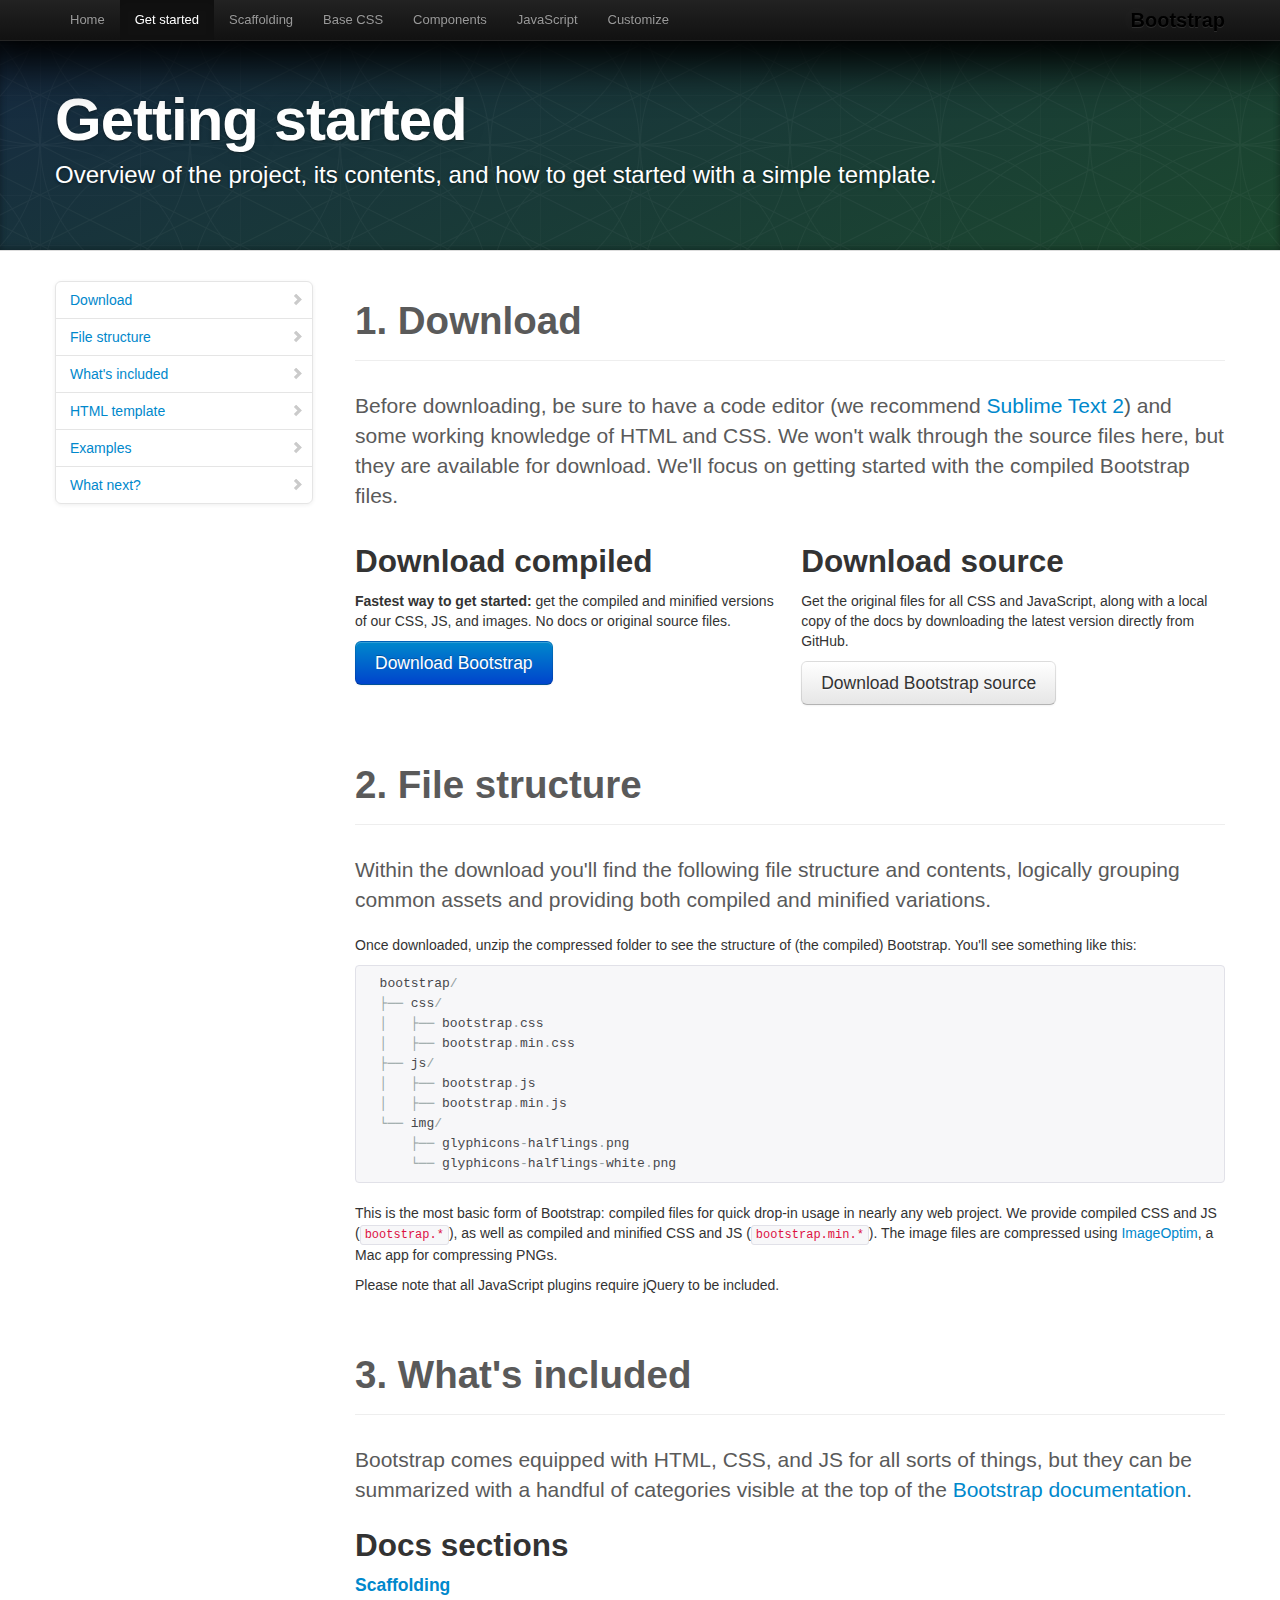
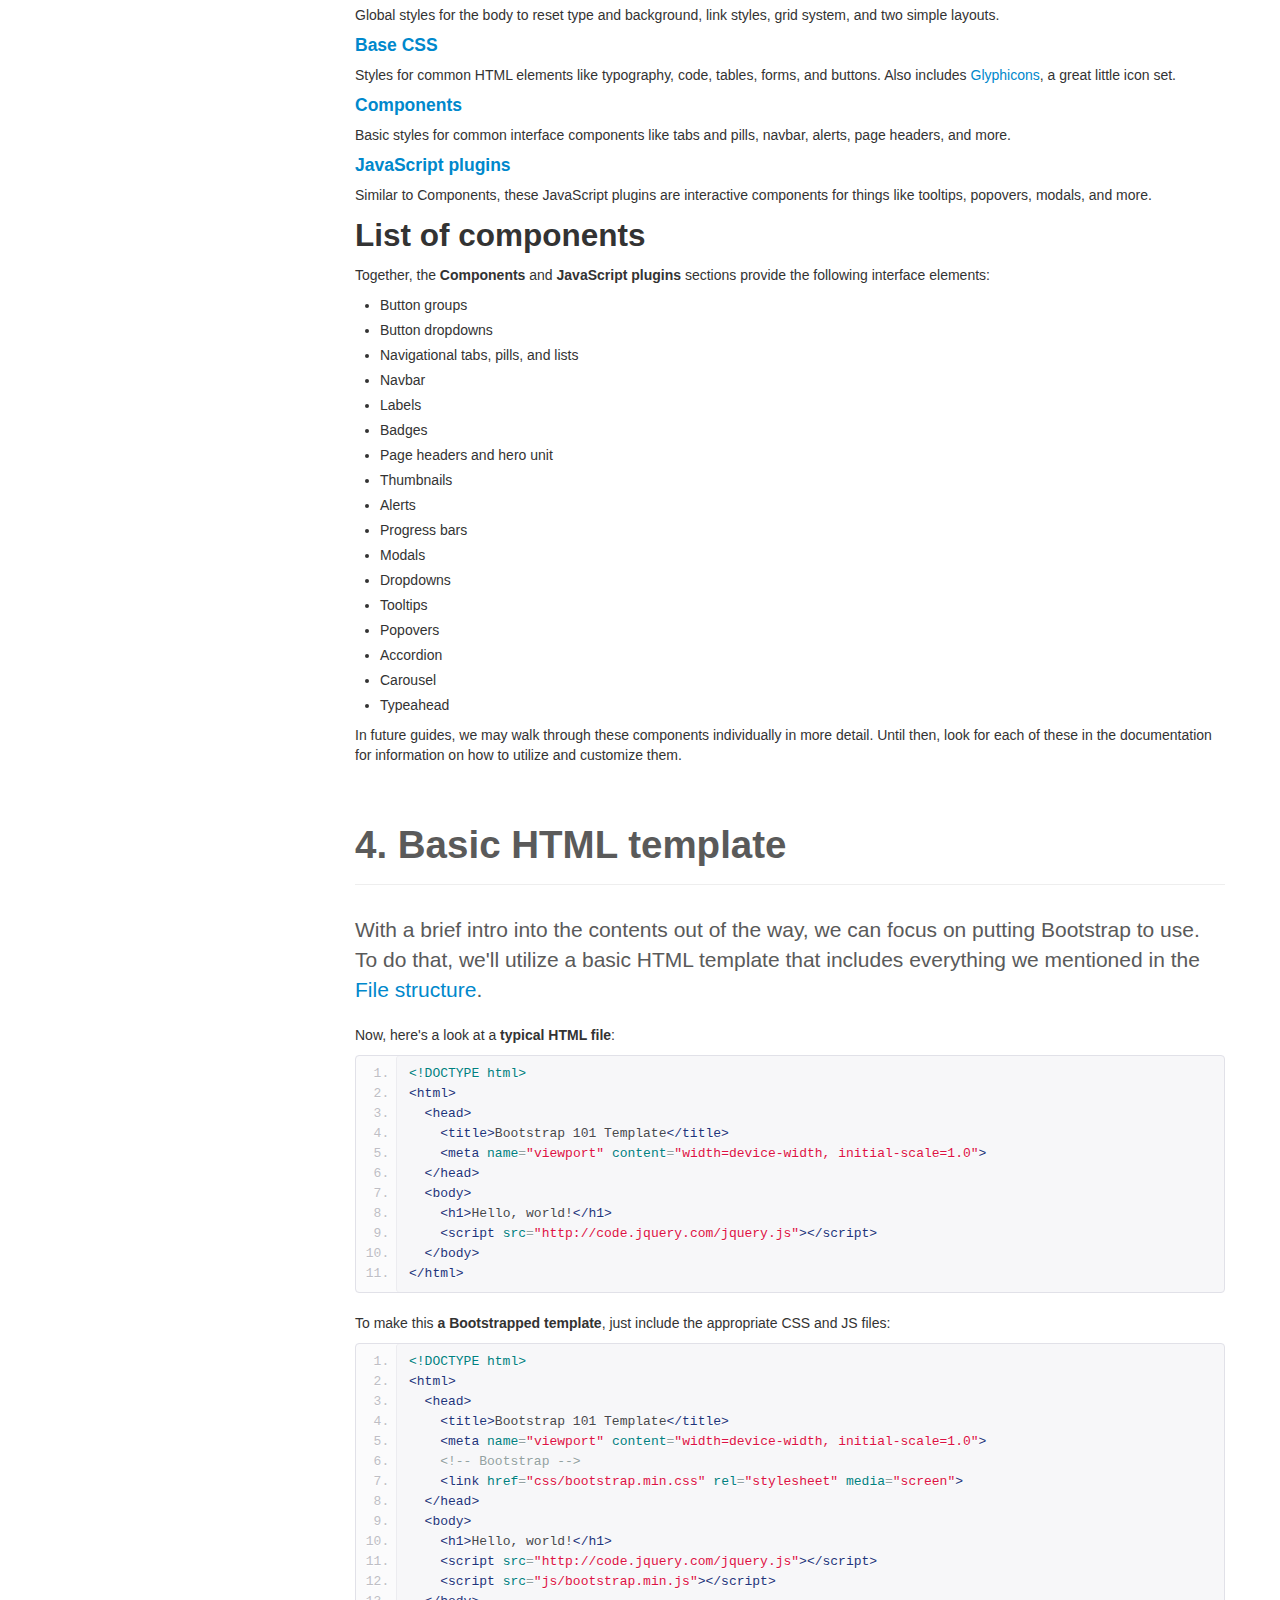
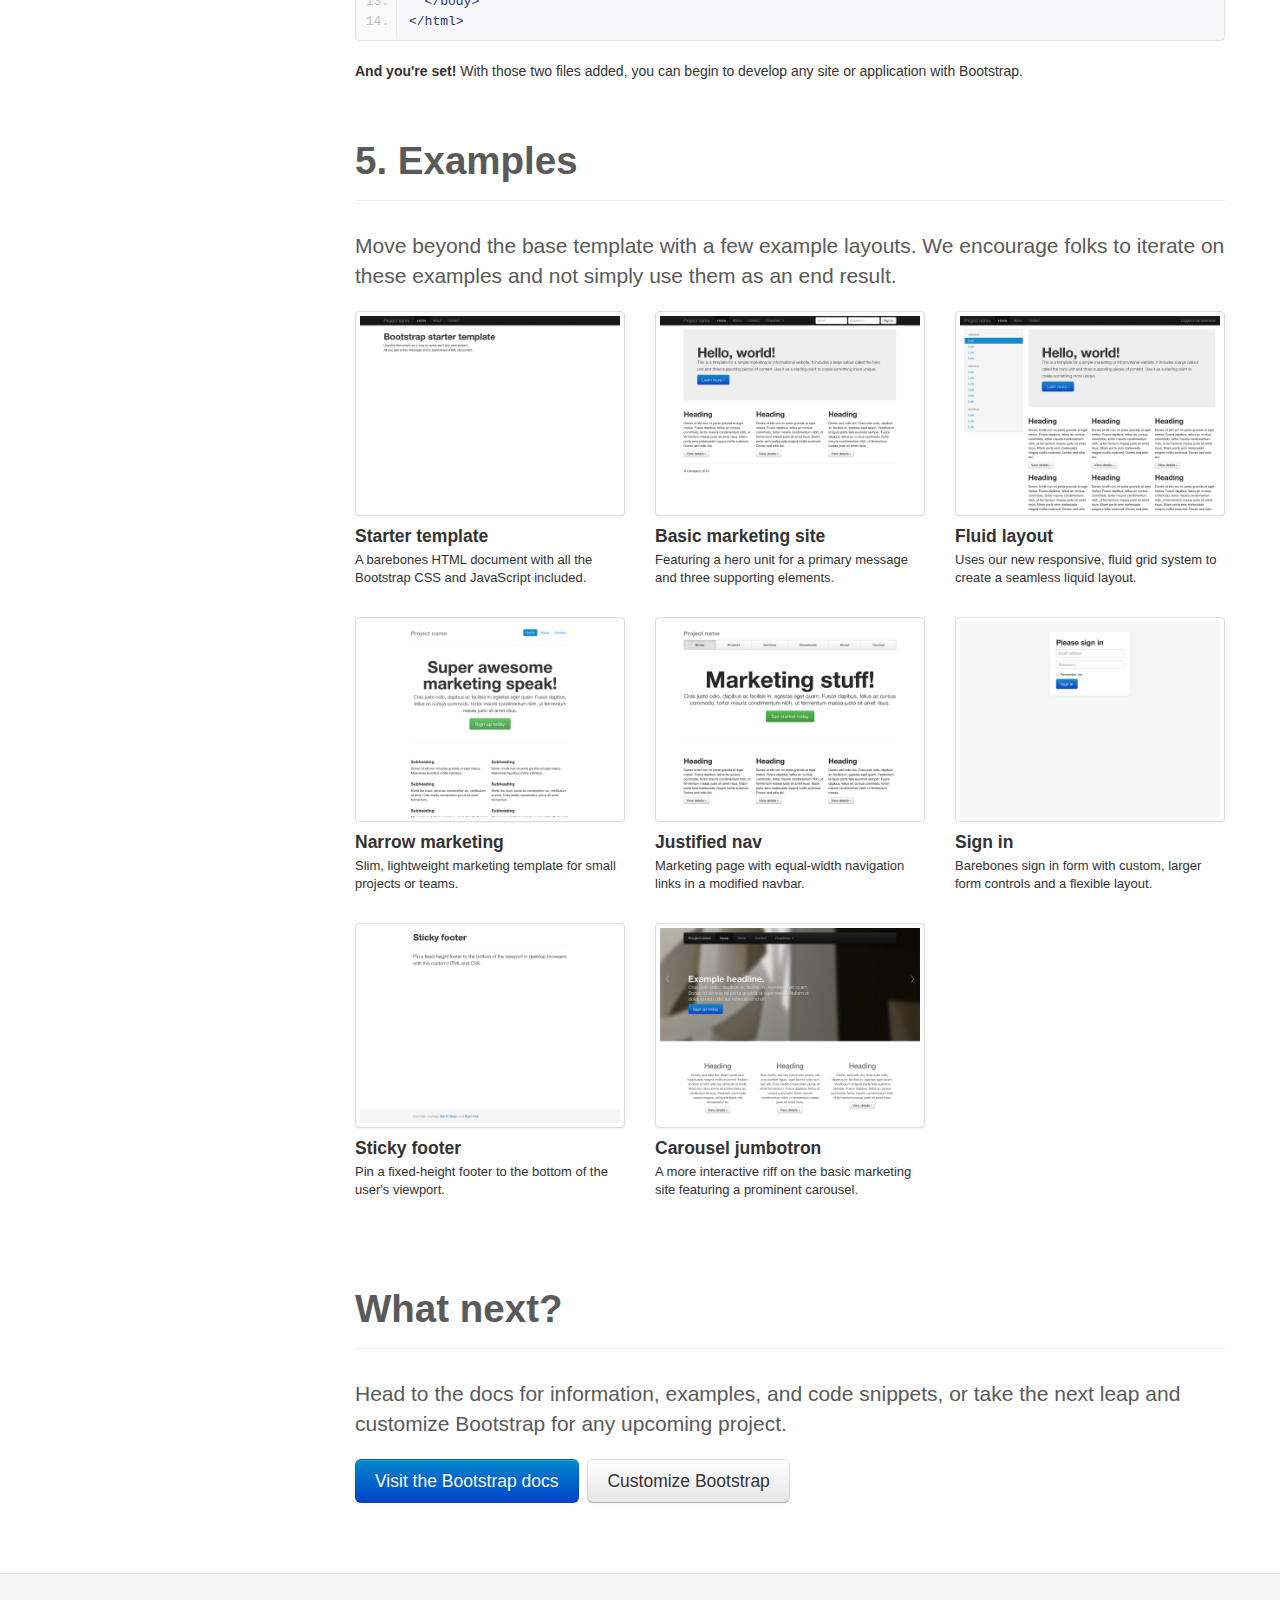
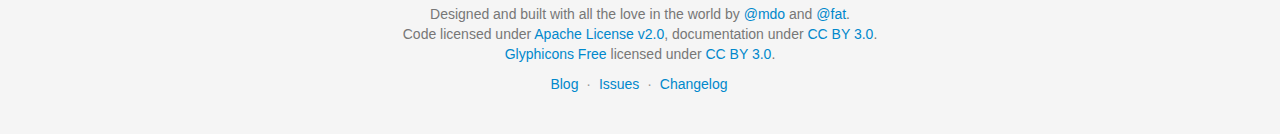
<file: getting-started.html>
<!DOCTYPE html>
<html lang="en">
  <head>
    <meta charset="utf-8">
    <title>Getting · Bootstrap</title>
    <meta name="viewport" content="width=device-width, initial-scale=1.0">
    <meta name="description" content="">
    <meta name="author" content="">

    <!-- Le styles -->
    <link href="assets/css/bootstrap.css" rel="stylesheet">
    <link href="assets/css/bootstrap-responsive.css" rel="stylesheet">
    <link href="assets/css/docs.css" rel="stylesheet">
    <link href="assets/js/google-code-prettify/prettify.css" rel="stylesheet">

    <!-- Le HTML5 shim, for IE6-8 support of HTML5 elements -->
    <!--[if lt IE 9]>
      <script src="assets/js/html5shiv.js"></script>
    <![endif]-->

    <!-- Le fav and touch icons -->
    <link rel="apple-touch-icon-precomposed" sizes="144x144" href="assets/ico/apple-touch-icon-144-precomposed.png">
    <link rel="apple-touch-icon-precomposed" sizes="114x114" href="assets/ico/apple-touch-icon-114-precomposed.png">
      <link rel="apple-touch-icon-precomposed" sizes="72x72" href="assets/ico/apple-touch-icon-72-precomposed.png">
                    <link rel="apple-touch-icon-precomposed" href="assets/ico/apple-touch-icon-57-precomposed.png">
                                   <link rel="shortcut icon" href="assets/ico/favicon.png">

  </head>

  <body data-spy="scroll" data-target=".bs-docs-sidebar">

    <!-- Navbar
    ================================================== -->
    <div class="navbar navbar-inverse navbar-fixed-top">
      <div class="navbar-inner">
        <div class="container">
          <button type="button" class="btn btn-navbar" data-toggle="collapse" data-target=".nav-collapse">
            <span class="icon-bar"></span>
            <span class="icon-bar"></span>
            <span class="icon-bar"></span>
          </button>
          <a class="brand" href="./index.html">Bootstrap</a>
          <div class="nav-collapse collapse">
            <ul class="nav">
              <li class="">
                <a href="./index.html">Home</a>
              </li>
              <li class="active">
                <a href="./getting-started.html">Get started</a>
              </li>
              <li class="">
                <a href="./scaffolding.html">Scaffolding</a>
              </li>
              <li class="">
                <a href="./base-css.html">Base CSS</a>
              </li>
              <li class="">
                <a href="./components.html">Components</a>
              </li>
              <li class="">
                <a href="./javascript.html">JavaScript</a>
              </li>
              <li class="">
                <a href="./customize.html">Customize</a>
              </li>
            </ul>
          </div>
        </div>
      </div>
    </div>

<!-- Subhead
================================================== -->
<header class="jumbotron subhead" id="overview">
  <div class="container">
    <h1>Getting started</h1>
    <p class="lead">Overview of the project, its contents, and how to get started with a simple template.</p>
  </div>
</header>


  <div class="container">

    <!-- Docs nav
    ================================================== -->
    <div class="row">
      <div class="span3 bs-docs-sidebar">
        <ul class="nav nav-list bs-docs-sidenav">
          <li><a href="#download-bootstrap"><i class="icon-chevron-right"></i> Download</a></li>
          <li><a href="#file-structure"><i class="icon-chevron-right"></i> File structure</a></li>
          <li><a href="#contents"><i class="icon-chevron-right"></i> What's included</a></li>
          <li><a href="#html-template"><i class="icon-chevron-right"></i> HTML template</a></li>
          <li><a href="#examples"><i class="icon-chevron-right"></i> Examples</a></li>
          <li><a href="#what-next"><i class="icon-chevron-right"></i> What next?</a></li>
        </ul>
      </div>
      <div class="span9">



        <!-- Download
        ================================================== -->
        <section id="download-bootstrap">
          <div class="page-header">
            <h1>1. Download</h1>
          </div>
          <p class="lead">Before downloading, be sure to have a code editor (we recommend <a href="http://sublimetext.com/2">Sublime Text 2</a>) and some working knowledge of HTML and CSS. We won't walk through the source files here, but they are available for download. We'll focus on getting started with the compiled Bootstrap files.</p>

          <div class="row-fluid">
            <div class="span6">
              <h2>Download compiled</h2>
              <p><strong>Fastest way to get started:</strong> get the compiled and minified versions of our CSS, JS, and images. No docs or original source files.</p>
              <p><a class="btn btn-large btn-primary" href="assets/bootstrap.zip" >Download Bootstrap</a></p>
            </div>
            <div class="span6">
              <h2>Download source</h2>
              <p>Get the original files for all CSS and JavaScript, along with a local copy of the docs by downloading the latest version directly from GitHub.</p>
              <p><a class="btn btn-large" href="https://github.com/twitter/bootstrap/zipball/master" >Download Bootstrap source</a></p>
            </div>
          </div>
        </section>



        <!-- File structure
        ================================================== -->
        <section id="file-structure">
          <div class="page-header">
            <h1>2. File structure</h1>
          </div>
          <p class="lead">Within the download you'll find the following file structure and contents, logically grouping common assets and providing both compiled and minified variations.</p>
          <p>Once downloaded, unzip the compressed folder to see the structure of (the compiled) Bootstrap. You'll see something like this:</p>
<pre class="prettyprint">
  bootstrap/
  ├── css/
  │   ├── bootstrap.css
  │   ├── bootstrap.min.css
  ├── js/
  │   ├── bootstrap.js
  │   ├── bootstrap.min.js
  └── img/
      ├── glyphicons-halflings.png
      └── glyphicons-halflings-white.png
</pre>
          <p>This is the most basic form of Bootstrap: compiled files for quick drop-in usage in nearly any web project. We provide compiled CSS and JS (<code>bootstrap.*</code>), as well as compiled and minified CSS and JS (<code>bootstrap.min.*</code>). The image files are compressed using <a href="http://imageoptim.com/">ImageOptim</a>, a Mac app for compressing PNGs.</p>
          <p>Please note that all JavaScript plugins require jQuery to be included.</p>
        </section>



        <!-- Contents
        ================================================== -->
        <section id="contents">
          <div class="page-header">
            <h1>3. What's included</h1>
          </div>
          <p class="lead">Bootstrap comes equipped with HTML, CSS, and JS for all sorts of things, but they can be summarized with a handful of categories visible at the top of the <a href="http://getbootstrap.com">Bootstrap documentation</a>.</p>

          <h2>Docs sections</h2>
          <h4><a href="http://twitter.github.com/bootstrap/scaffolding.html">Scaffolding</a></h4>
          <p>Global styles for the body to reset type and background, link styles, grid system, and two simple layouts.</p>
          <h4><a href="http://twitter.github.com/bootstrap/base-css.html">Base CSS</a></h4>
          <p>Styles for common HTML elements like typography, code, tables, forms, and buttons. Also includes <a href="http://glyphicons.com">Glyphicons</a>, a great little icon set.</p>
          <h4><a href="http://twitter.github.com/bootstrap/components.html">Components</a></h4>
          <p>Basic styles for common interface components like tabs and pills, navbar, alerts, page headers, and more.</p>
          <h4><a href="http://twitter.github.com/bootstrap/javascript.html">JavaScript plugins</a></h4>
          <p>Similar to Components, these JavaScript plugins are interactive components for things like tooltips, popovers, modals, and more.</p>

          <h2>List of components</h2>
          <p>Together, the <strong>Components</strong> and <strong>JavaScript plugins</strong> sections provide the following interface elements:</p>
          <ul>
            <li>Button groups</li>
            <li>Button dropdowns</li>
            <li>Navigational tabs, pills, and lists</li>
            <li>Navbar</li>
            <li>Labels</li>
            <li>Badges</li>
            <li>Page headers and hero unit</li>
            <li>Thumbnails</li>
            <li>Alerts</li>
            <li>Progress bars</li>
            <li>Modals</li>
            <li>Dropdowns</li>
            <li>Tooltips</li>
            <li>Popovers</li>
            <li>Accordion</li>
            <li>Carousel</li>
            <li>Typeahead</li>
          </ul>
          <p>In future guides, we may walk through these components individually in more detail. Until then, look for each of these in the documentation for information on how to utilize and customize them.</p>
        </section>



        <!-- HTML template
        ================================================== -->
        <section id="html-template">
          <div class="page-header">
            <h1>4. Basic HTML template</h1>
          </div>
          <p class="lead">With a brief intro into the contents out of the way, we can focus on putting Bootstrap to use. To do that, we'll utilize a basic HTML template that includes everything we mentioned in the <a href="./getting-started.html#file-structure">File structure</a>.</p>
          <p>Now, here's a look at a <strong>typical HTML file</strong>:</p>
<pre class="prettyprint linenums">
&lt;!DOCTYPE html&gt;
&lt;html&gt;
  &lt;head&gt;
    &lt;title&gt;Bootstrap 101 Template&lt;/title&gt;
    &lt;meta name="viewport" content="width=device-width, initial-scale=1.0"&gt;
  &lt;/head&gt;
  &lt;body&gt;
    &lt;h1&gt;Hello, world!&lt;/h1&gt;
    &lt;script src="http://code.jquery.com/jquery.js"&gt;&lt;/script&gt;
  &lt;/body&gt;
&lt;/html&gt;
</pre>
          <p>To make this <strong>a Bootstrapped template</strong>, just include the appropriate CSS and JS files:</p>
<pre class="prettyprint linenums">
&lt;!DOCTYPE html&gt;
&lt;html&gt;
  &lt;head&gt;
    &lt;title&gt;Bootstrap 101 Template&lt;/title&gt;
    &lt;meta name="viewport" content="width=device-width, initial-scale=1.0"&gt;
    &lt;!-- Bootstrap --&gt;
    &lt;link href="css/bootstrap.min.css" rel="stylesheet" media="screen"&gt;
  &lt;/head&gt;
  &lt;body&gt;
    &lt;h1&gt;Hello, world!&lt;/h1&gt;
    &lt;script src="http://code.jquery.com/jquery.js"&gt;&lt;/script&gt;
    &lt;script src="js/bootstrap.min.js"&gt;&lt;/script&gt;
  &lt;/body&gt;
&lt;/html&gt;
</pre>
          <p><strong>And you're set!</strong> With those two files added, you can begin to develop any site or application with Bootstrap.</p>
        </section>



        <!-- Examples
        ================================================== -->
        <section id="examples">
          <div class="page-header">
            <h1>5. Examples</h1>
          </div>
          <p class="lead">Move beyond the base template with a few example layouts. We encourage folks to iterate on these examples and not simply use them as an end result.</p>
          <ul class="thumbnails bootstrap-examples">
            <li class="span3">
              <a class="thumbnail" href="examples/starter-template.html">
                <img src="assets/img/examples/bootstrap-example-starter.png" alt="">
              </a>
              <h4>Starter template</h4>
              <p>A barebones HTML document with all the Bootstrap CSS and JavaScript included.</p>
            </li>
            <li class="span3">
              <a class="thumbnail" href="examples/hero.html">
                <img src="assets/img/examples/bootstrap-example-marketing.png" alt="">
              </a>
              <h4>Basic marketing site</h4>
              <p>Featuring a hero unit for a primary message and three supporting elements.</p>
            </li>
            <li class="span3">
              <a class="thumbnail" href="examples/fluid.html">
                <img src="assets/img/examples/bootstrap-example-fluid.png" alt="">
              </a>
              <h4>Fluid layout</h4>
              <p>Uses our new responsive, fluid grid system to create a seamless liquid layout.</p>
            </li>

            <li class="span3">
              <a class="thumbnail" href="examples/marketing-narrow.html">
                <img src="assets/img/examples/bootstrap-example-marketing-narrow.png" alt="">
              </a>
              <h4>Narrow marketing</h4>
              <p>Slim, lightweight marketing template for small projects or teams.</p>
            </li>
            <li class="span3">
              <a class="thumbnail" href="examples/justified-nav.html">
                <img src="assets/img/examples/bootstrap-example-justified-nav.png" alt="">
              </a>
              <h4>Justified nav</h4>
              <p>Marketing page with equal-width navigation links in a modified navbar.</p>
            </li>
            <li class="span3">
              <a class="thumbnail" href="examples/signin.html">
                <img src="assets/img/examples/bootstrap-example-signin.png" alt="">
              </a>
              <h4>Sign in</h4>
              <p>Barebones sign in form with custom, larger form controls and a flexible layout.</p>
            </li>

            <li class="span3">
              <a class="thumbnail" href="examples/sticky-footer.html">
                <img src="assets/img/examples/bootstrap-example-sticky-footer.png" alt="">
              </a>
              <h4>Sticky footer</h4>
              <p>Pin a fixed-height footer to the bottom of the user's viewport.</p>
            </li>
            <li class="span3">
              <a class="thumbnail" href="examples/carousel.html">
                <img src="assets/img/examples/bootstrap-example-carousel.png" alt="">
              </a>
              <h4>Carousel jumbotron</h4>
              <p>A more interactive riff on the basic marketing site featuring a prominent carousel.</p>
            </li>
          </ul>
        </section>




        <!-- Next
        ================================================== -->
        <section id="what-next">
          <div class="page-header">
            <h1>What next?</h1>
          </div>
          <p class="lead">Head to the docs for information, examples, and code snippets, or take the next leap and customize Bootstrap for any upcoming project.</p>
          <a class="btn btn-large btn-primary" href="./scaffolding.html" >Visit the Bootstrap docs</a>
          <a class="btn btn-large" href="./customize.html" style="margin-left: 5px;" >Customize Bootstrap</a>
        </section>




      </div>
    </div>

  </div>



    <!-- Footer
    ================================================== -->
    <footer class="footer">
      <div class="container">
        <p>Designed and built with all the love in the world by <a href="http://twitter.com/mdo" target="_blank">@mdo</a> and <a href="http://twitter.com/fat" target="_blank">@fat</a>.</p>
        <p>Code licensed under <a href="http://www.apache.org/licenses/LICENSE-2.0" target="_blank">Apache License v2.0</a>, documentation under <a href="http://creativecommons.org/licenses/by/3.0/">CC BY 3.0</a>.</p>
        <p><a href="http://glyphicons.com">Glyphicons Free</a> licensed under <a href="http://creativecommons.org/licenses/by/3.0/">CC BY 3.0</a>.</p>
        <ul class="footer-links">
          <li><a href="http://blog.getbootstrap.com">Blog</a></li>
          <li class="muted">&middot;</li>
          <li><a href="https://github.com/twitter/bootstrap/issues?state=open">Issues</a></li>
          <li class="muted">&middot;</li>
          <li><a href="https://github.com/twitter/bootstrap/blob/master/CHANGELOG.md">Changelog</a></li>
        </ul>
      </div>
    </footer>



    <!-- Le javascript
    ================================================== -->
    <!-- Placed at the end of the document so the pages load faster -->
    <script type="text/javascript" src="http://platform.twitter.com/widgets.js"></script>
    <script src="assets/js/jquery.js"></script>
    <script src="assets/js/bootstrap-transition.js"></script>
    <script src="assets/js/bootstrap-alert.js"></script>
    <script src="assets/js/bootstrap-modal.js"></script>
    <script src="assets/js/bootstrap-dropdown.js"></script>
    <script src="assets/js/bootstrap-scrollspy.js"></script>
    <script src="assets/js/bootstrap-tab.js"></script>
    <script src="assets/js/bootstrap-tooltip.js"></script>
    <script src="assets/js/bootstrap-popover.js"></script>
    <script src="assets/js/bootstrap-button.js"></script>
    <script src="assets/js/bootstrap-collapse.js"></script>
    <script src="assets/js/bootstrap-carousel.js"></script>
    <script src="assets/js/bootstrap-typeahead.js"></script>
    <script src="assets/js/bootstrap-affix.js"></script>

    <script src="assets/js/holder/holder.js"></script>
    <script src="assets/js/google-code-prettify/prettify.js"></script>

    <script src="assets/js/application.js"></script>



  </body>
</html>
</file>
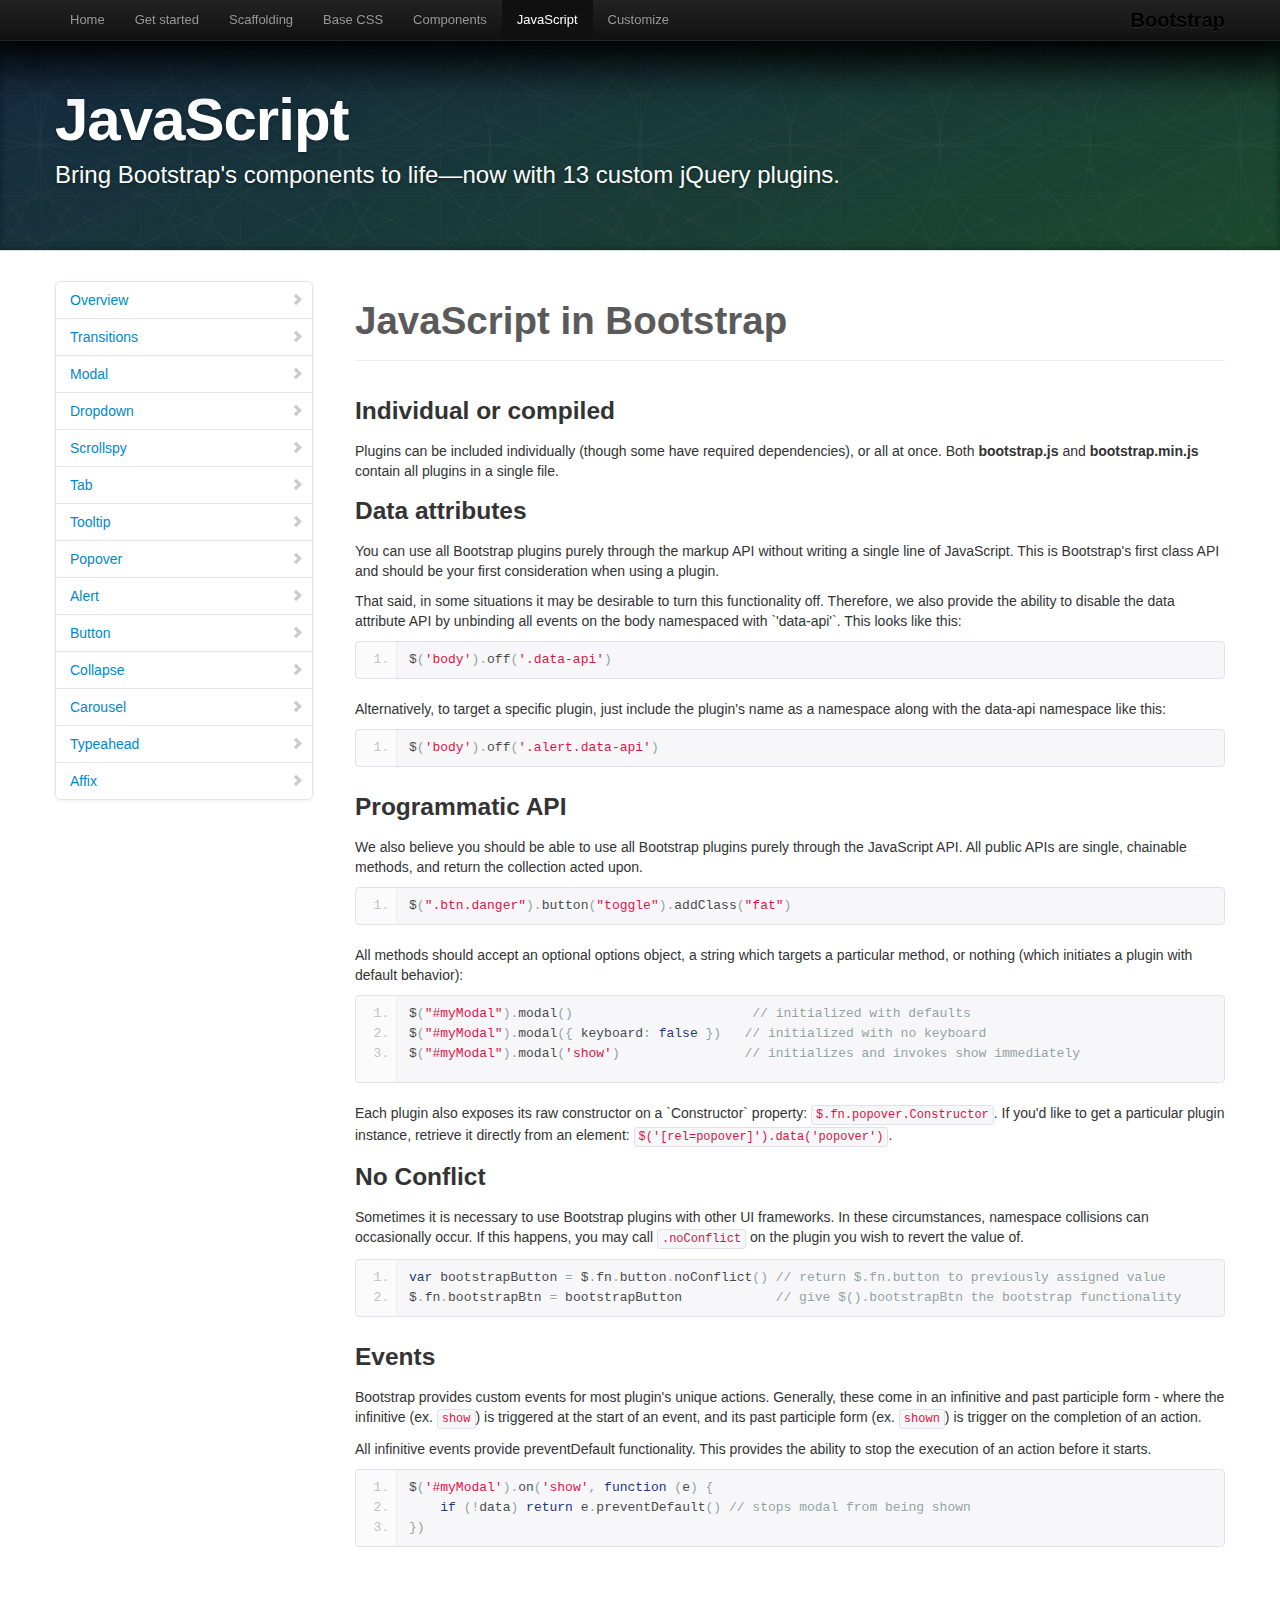
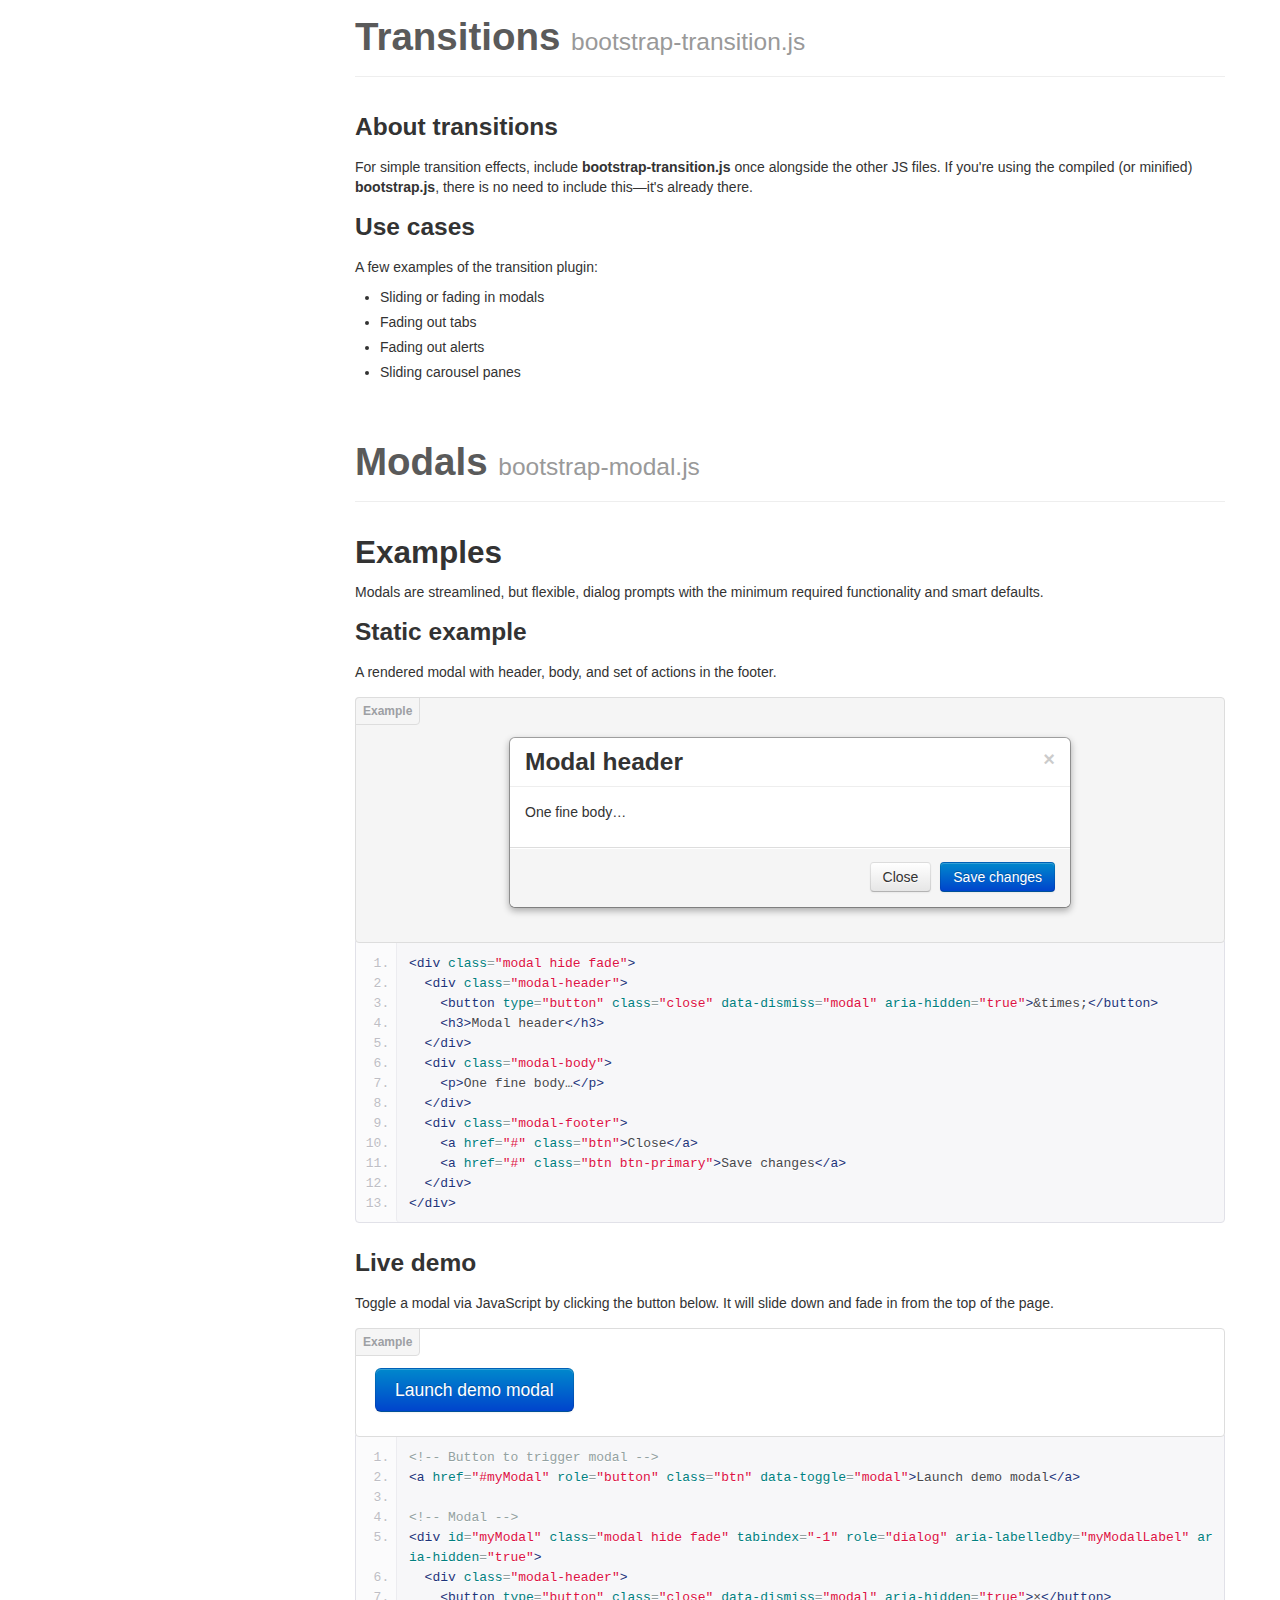
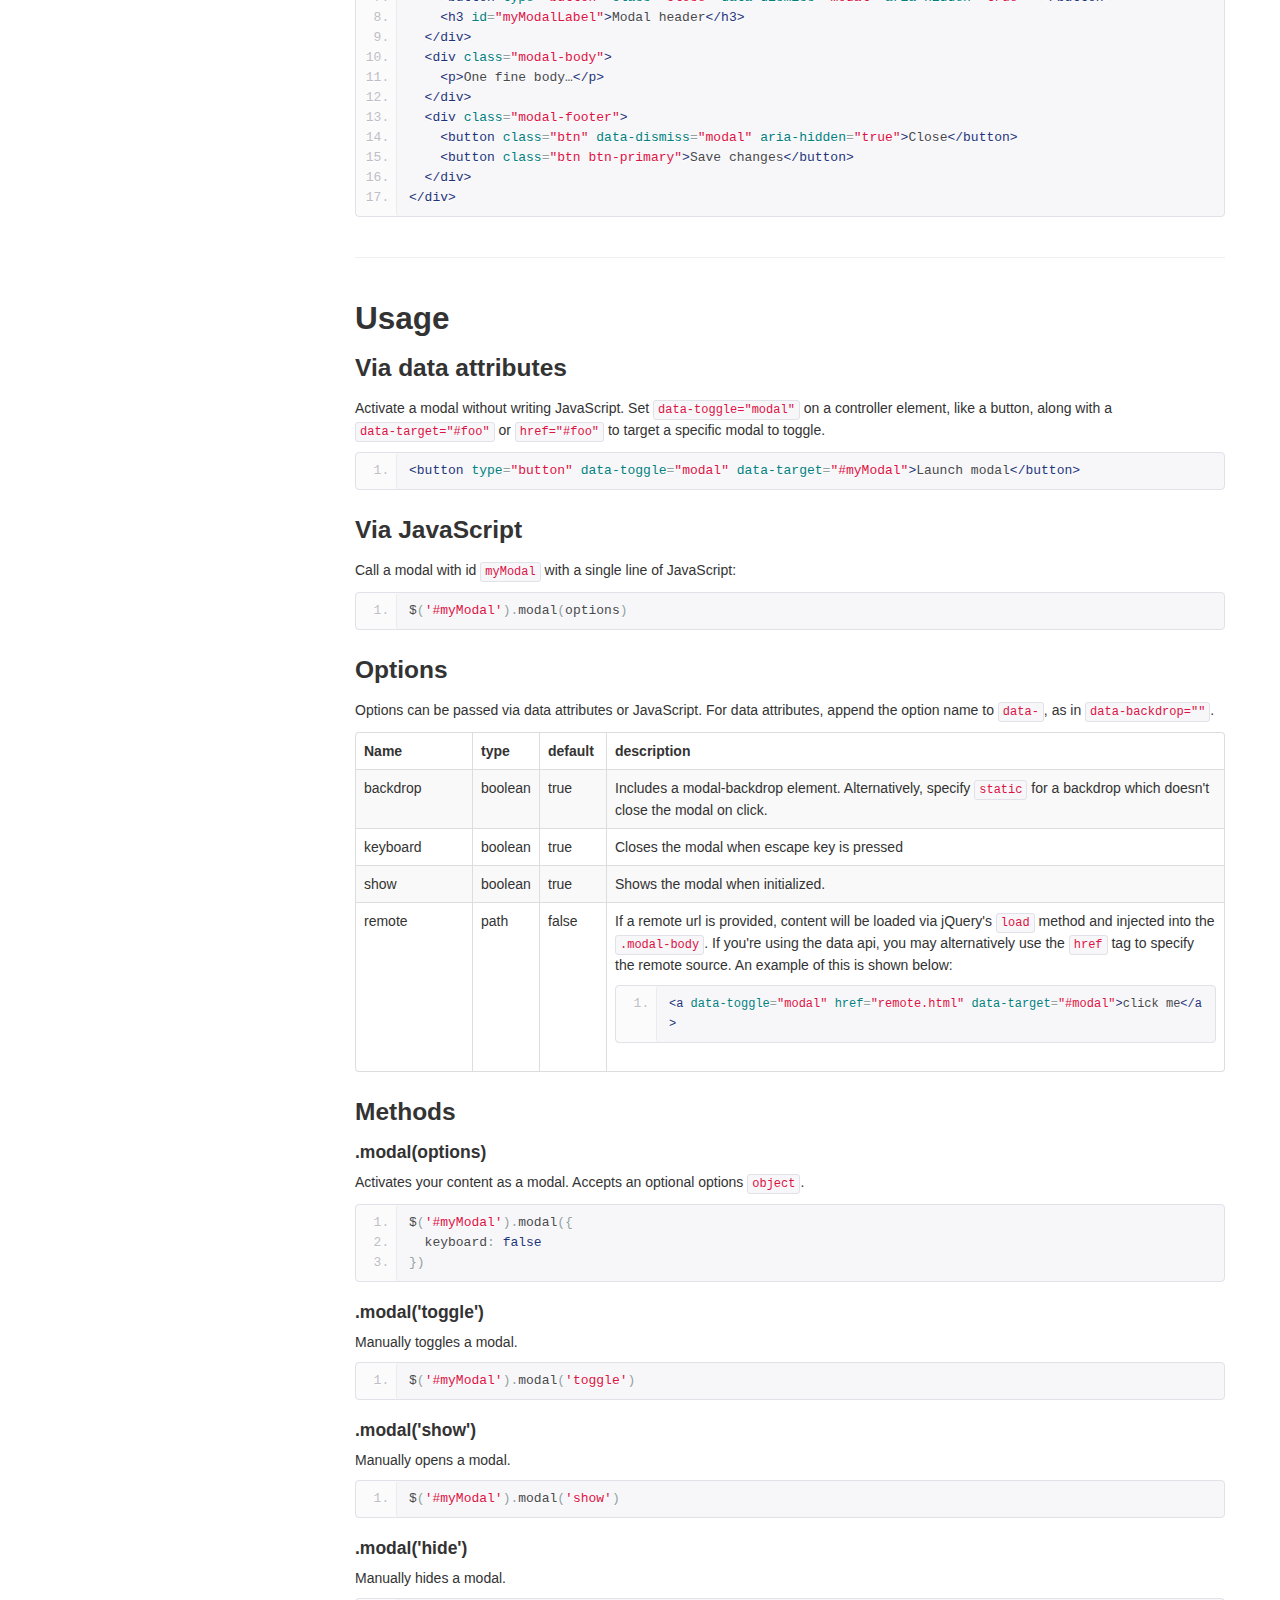
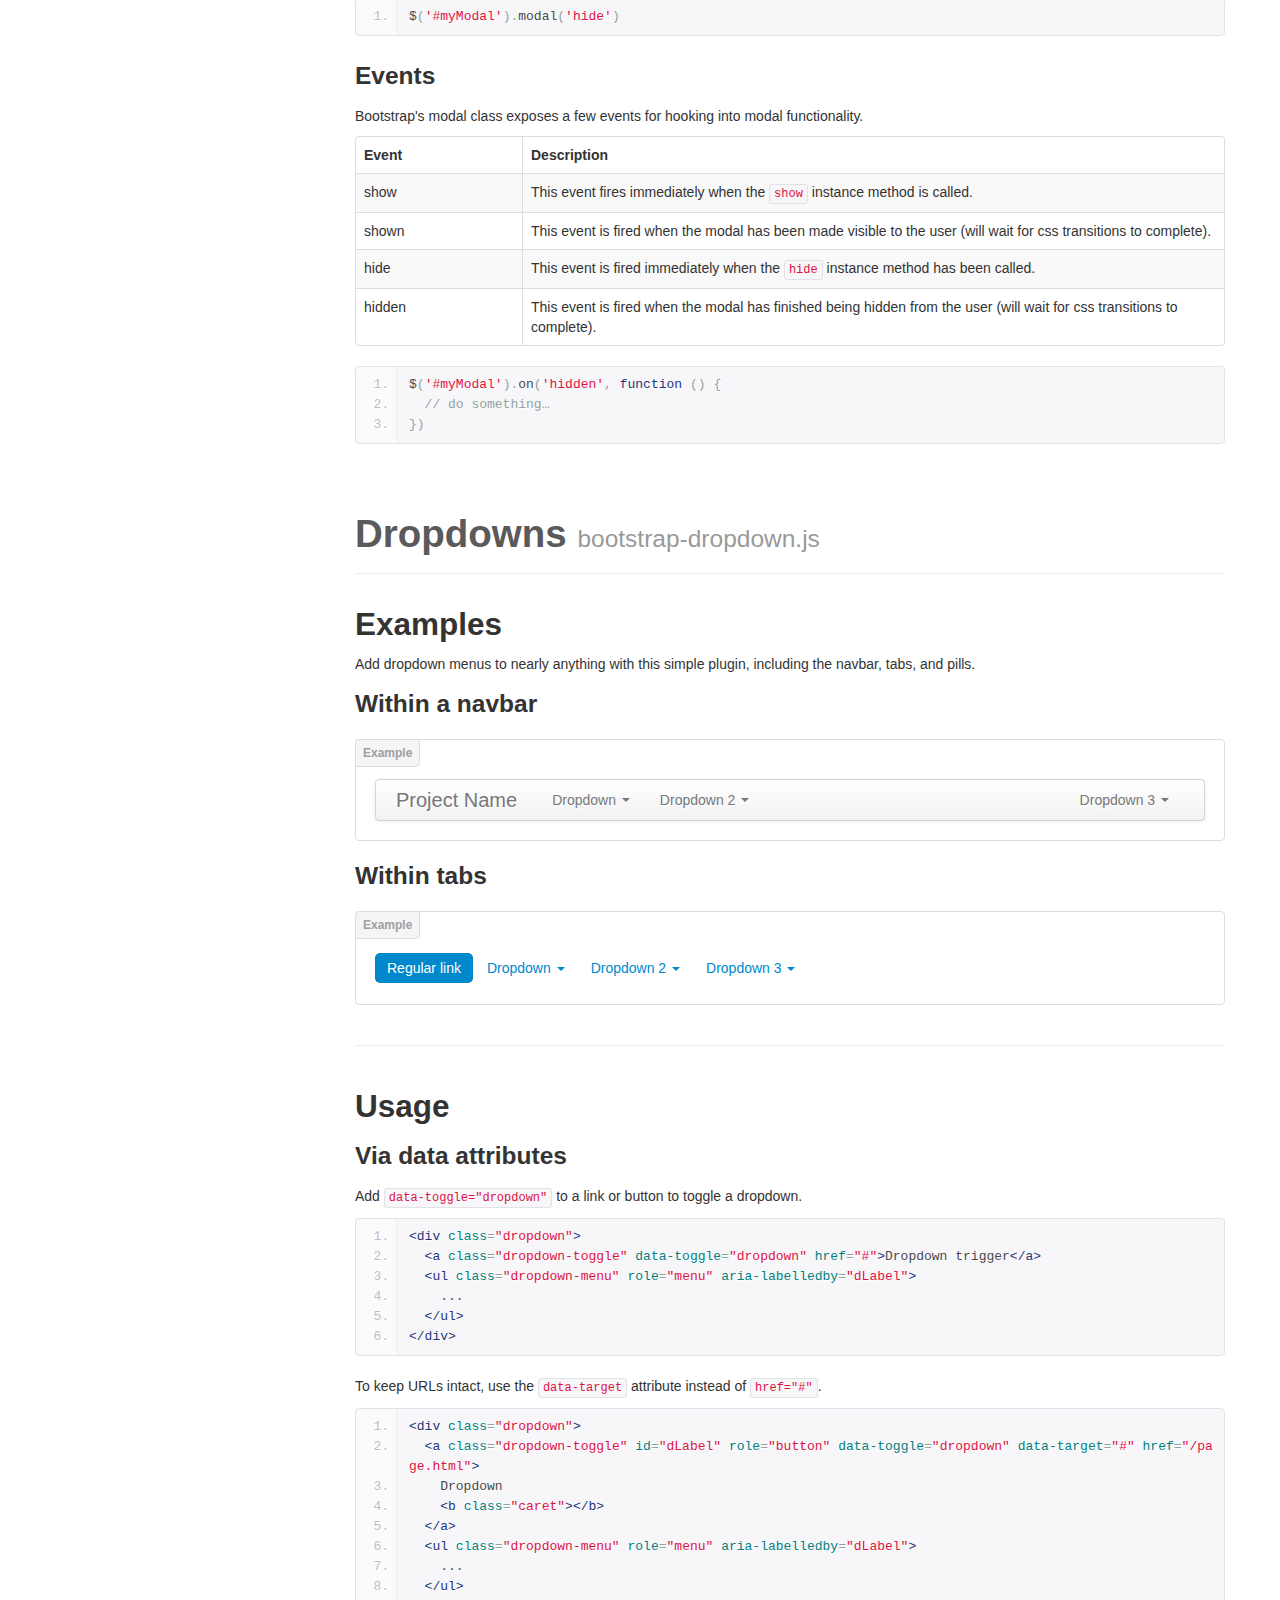
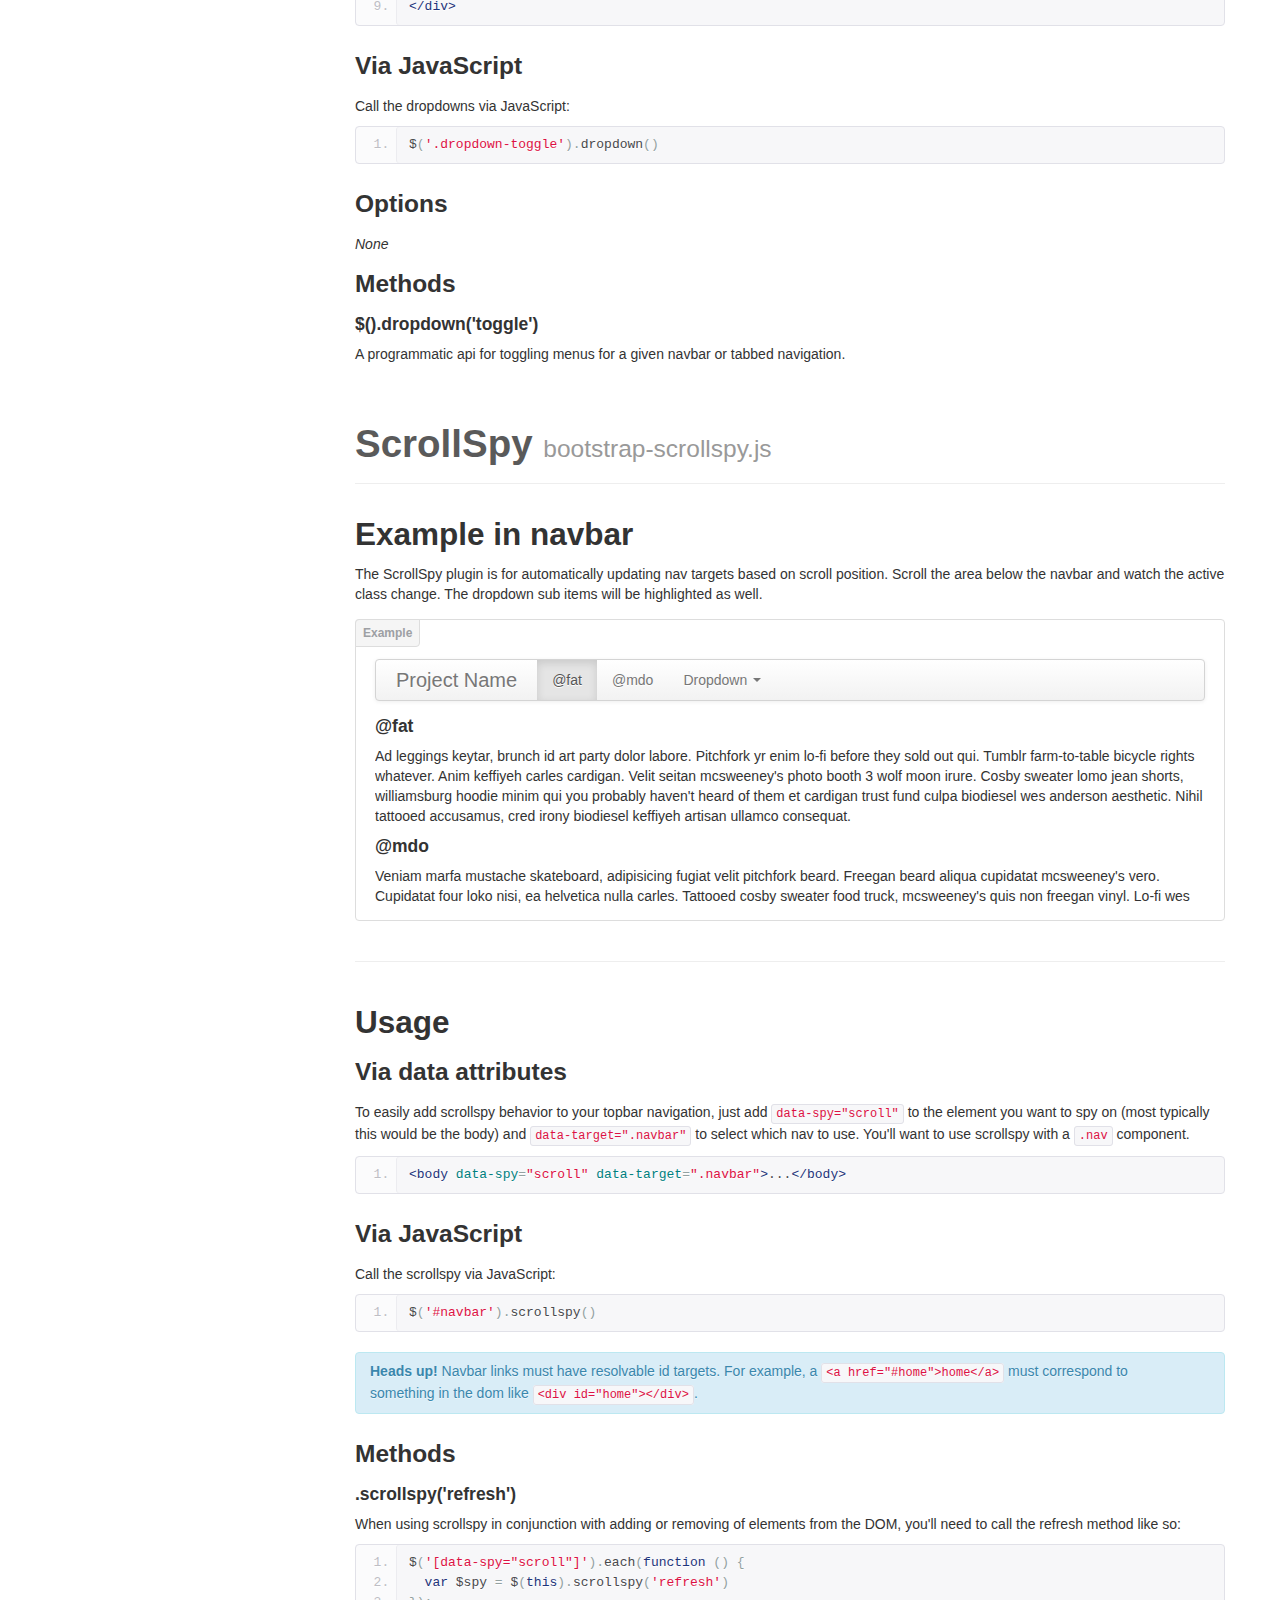
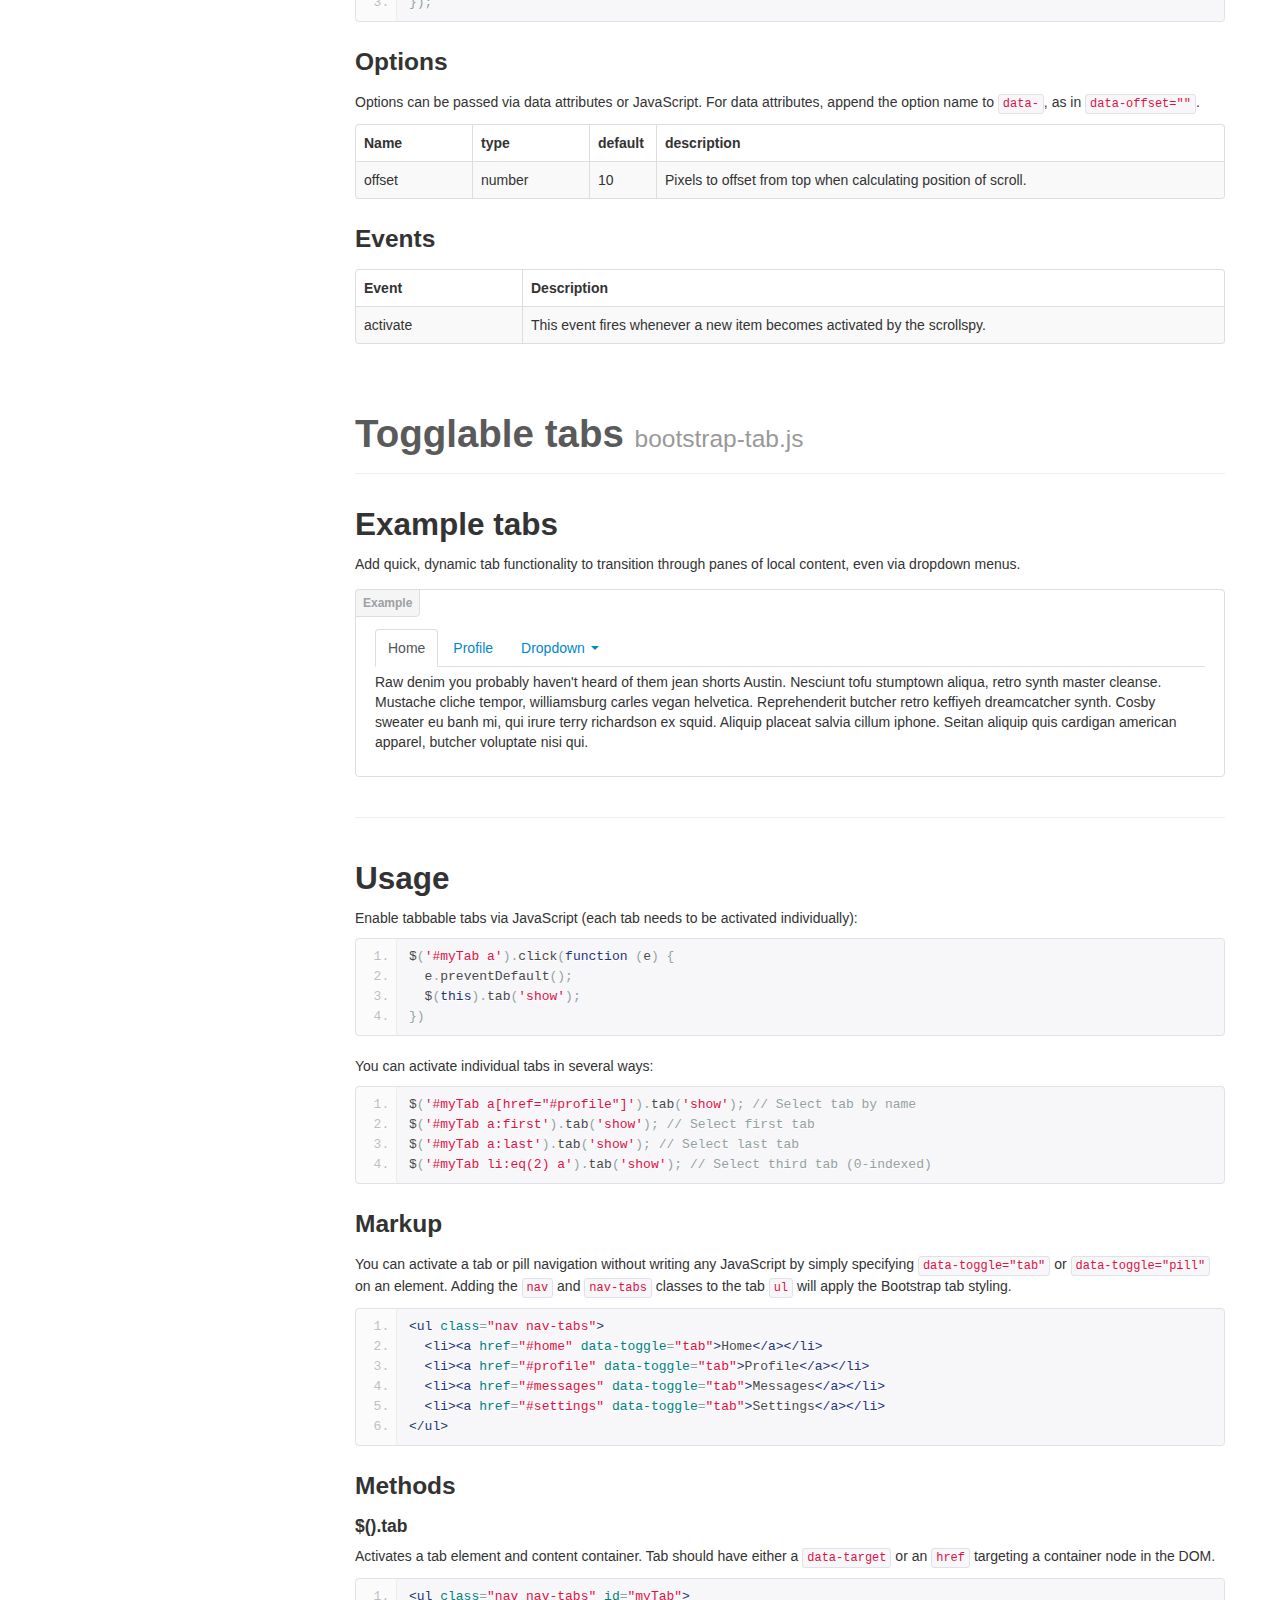
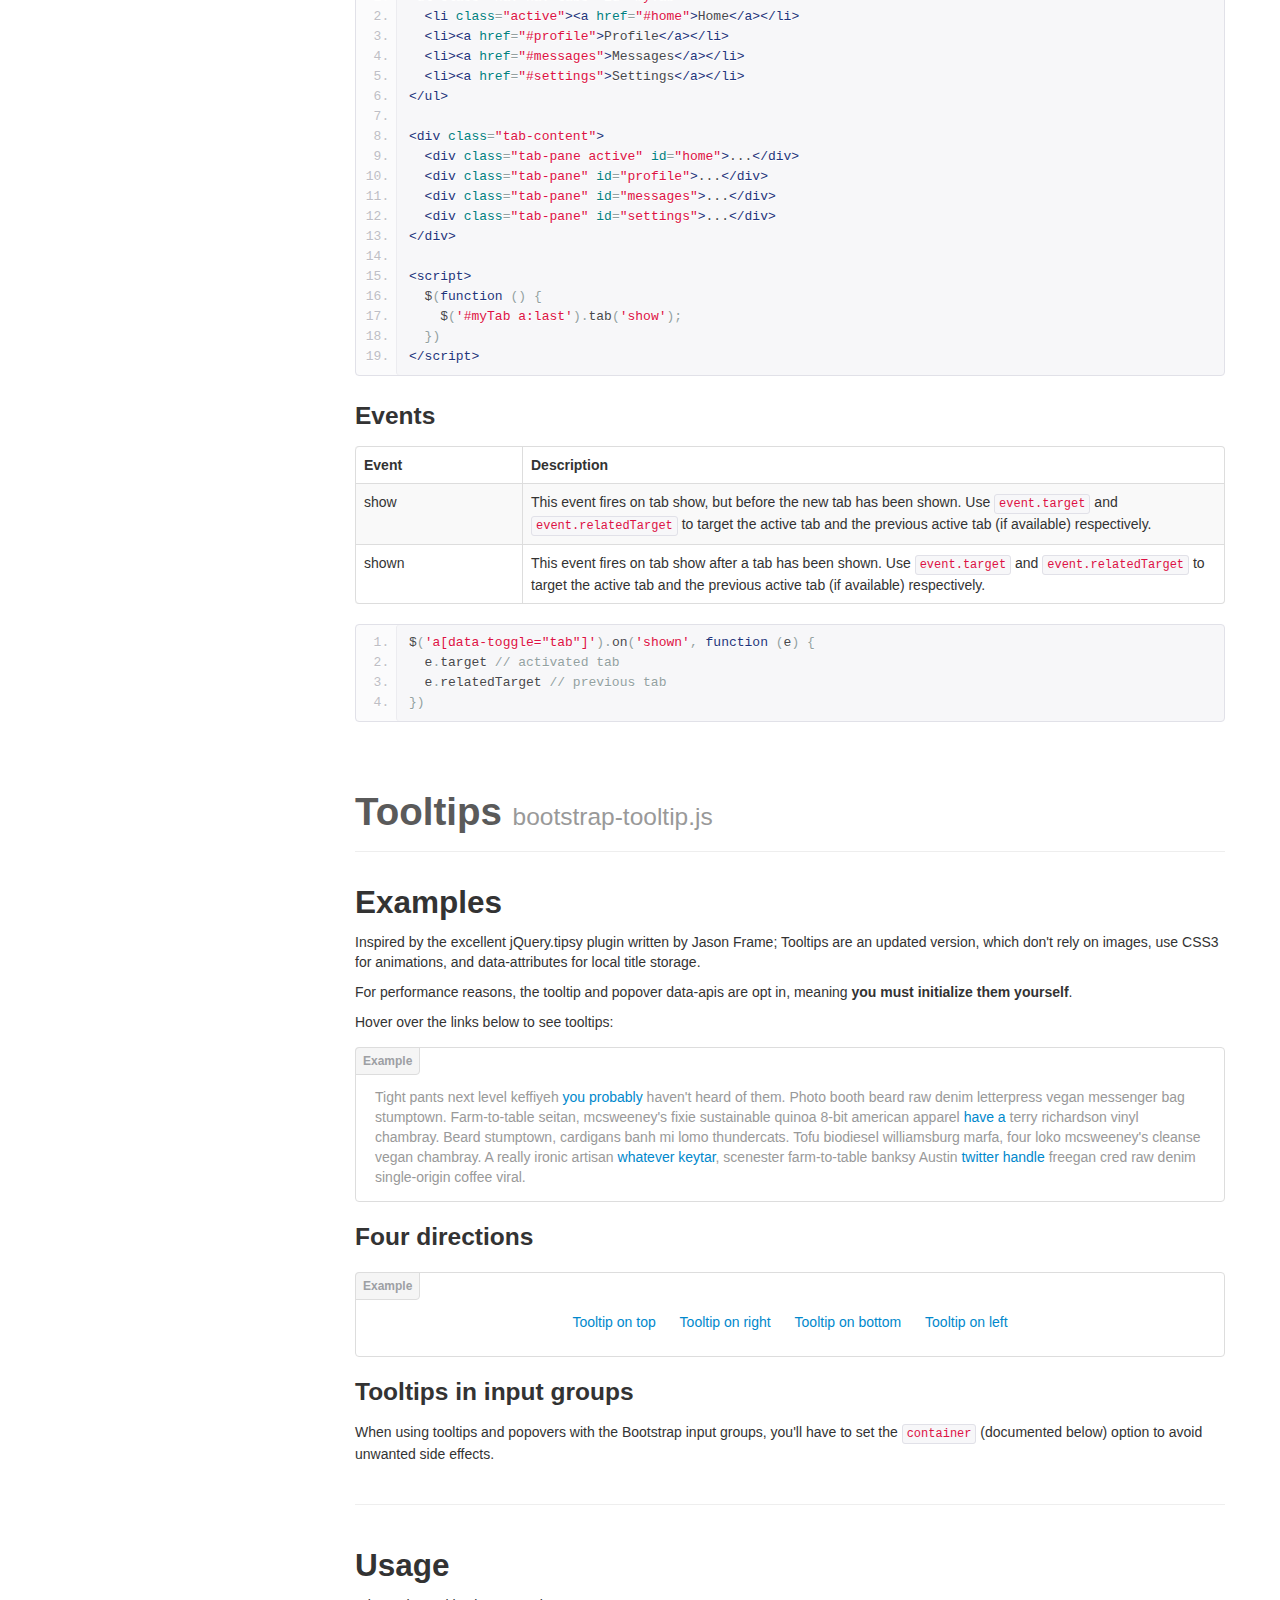
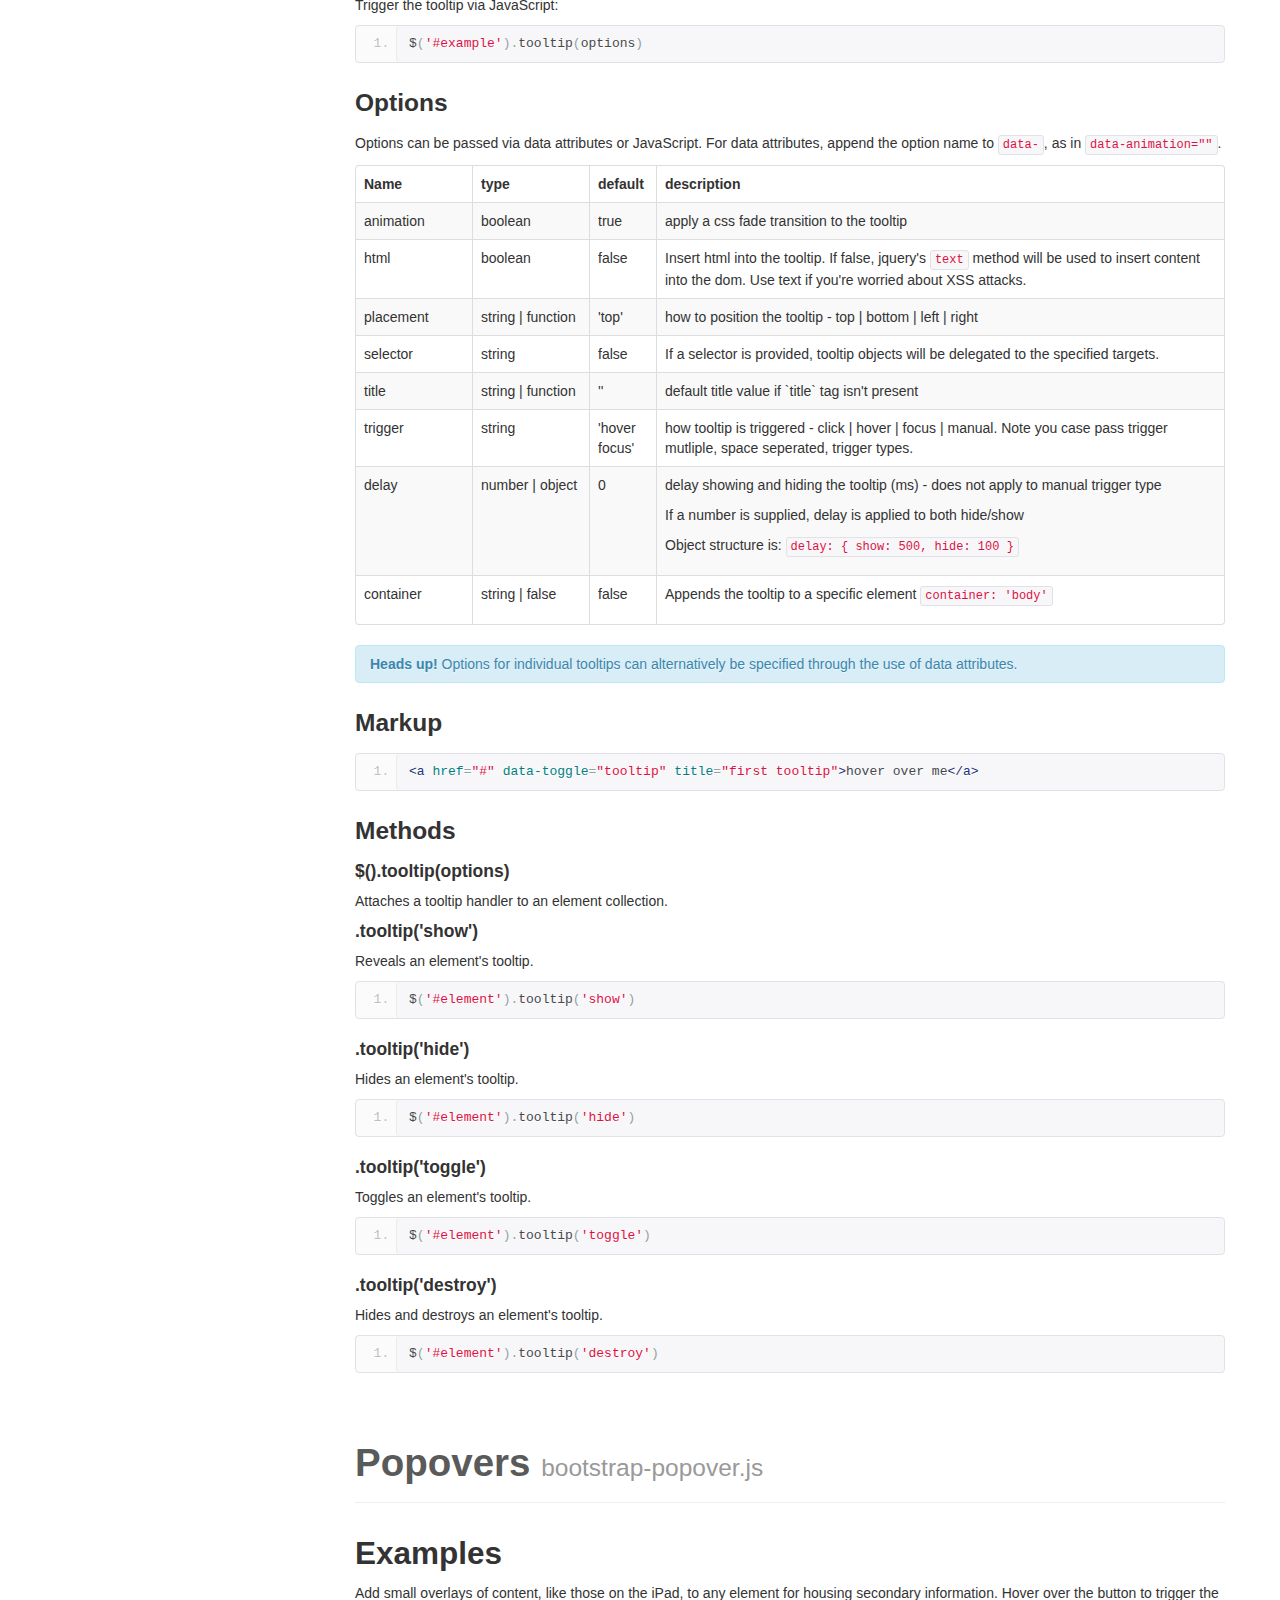
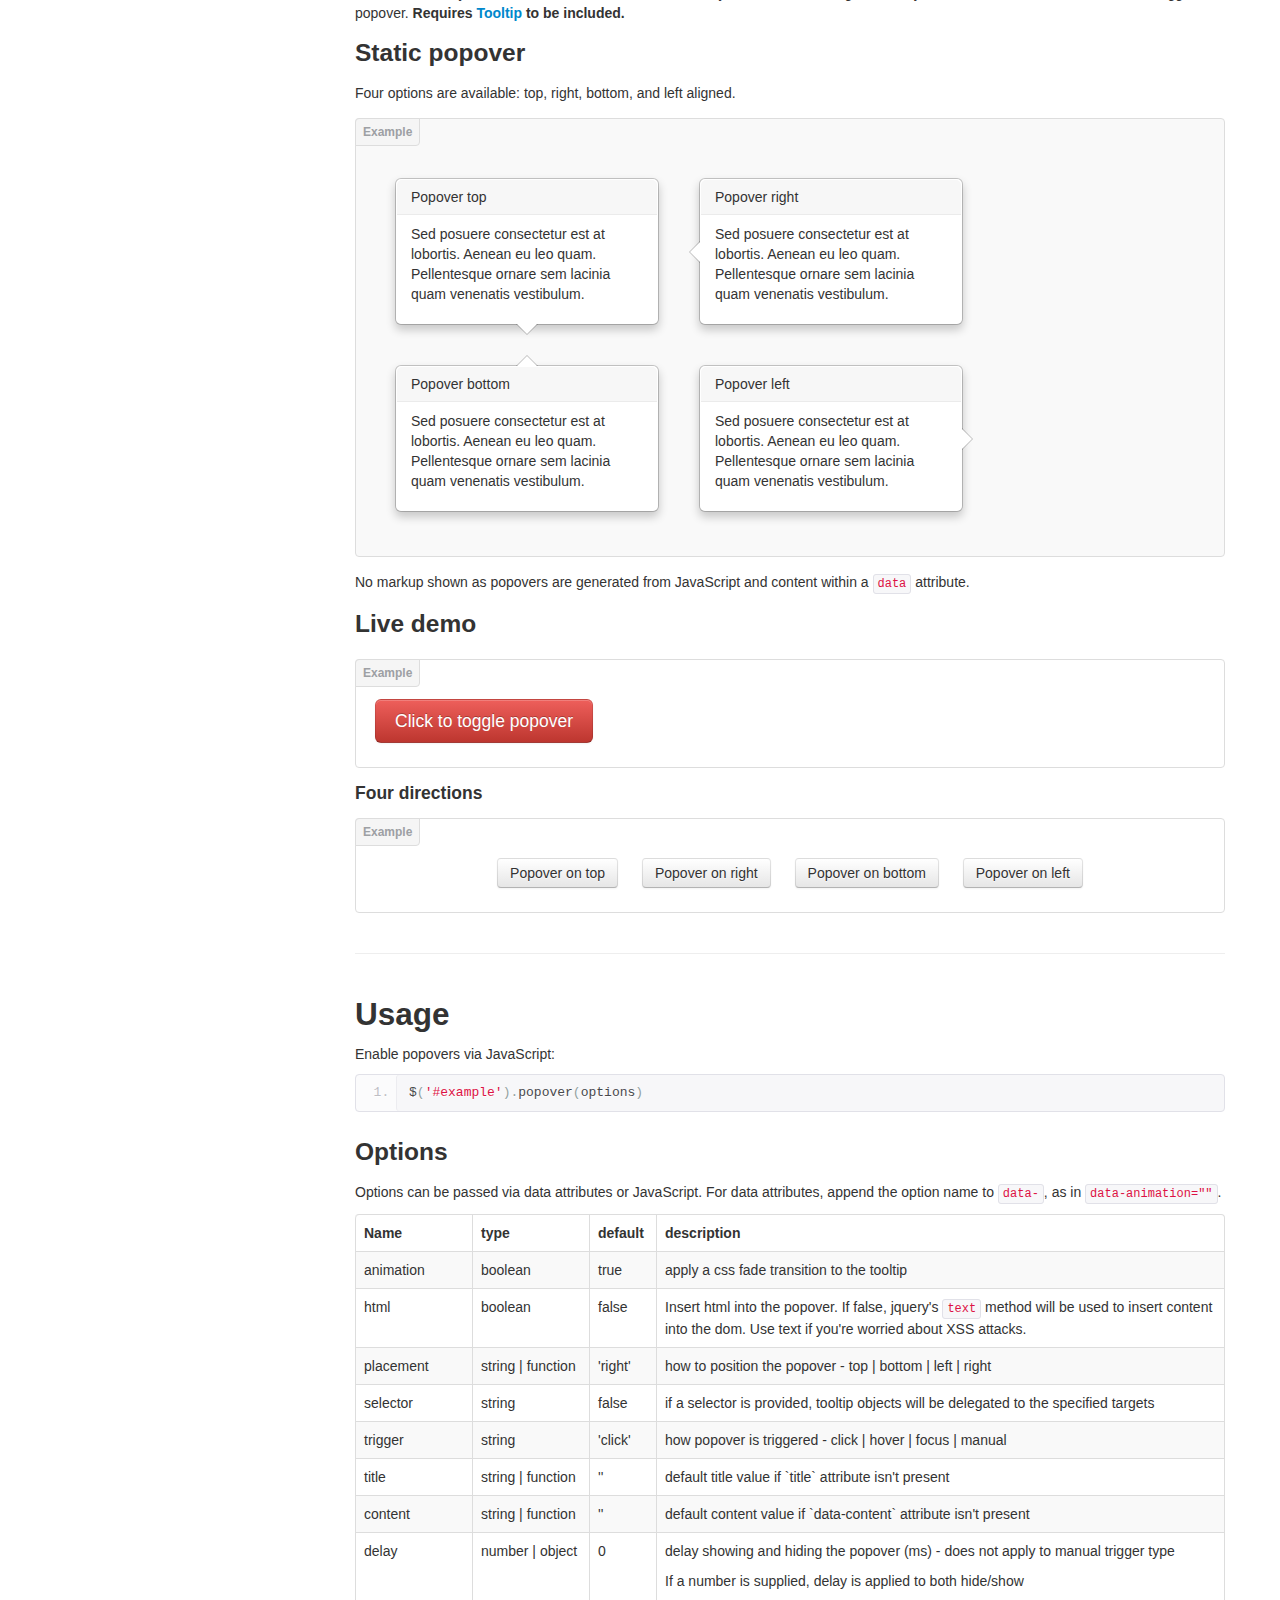
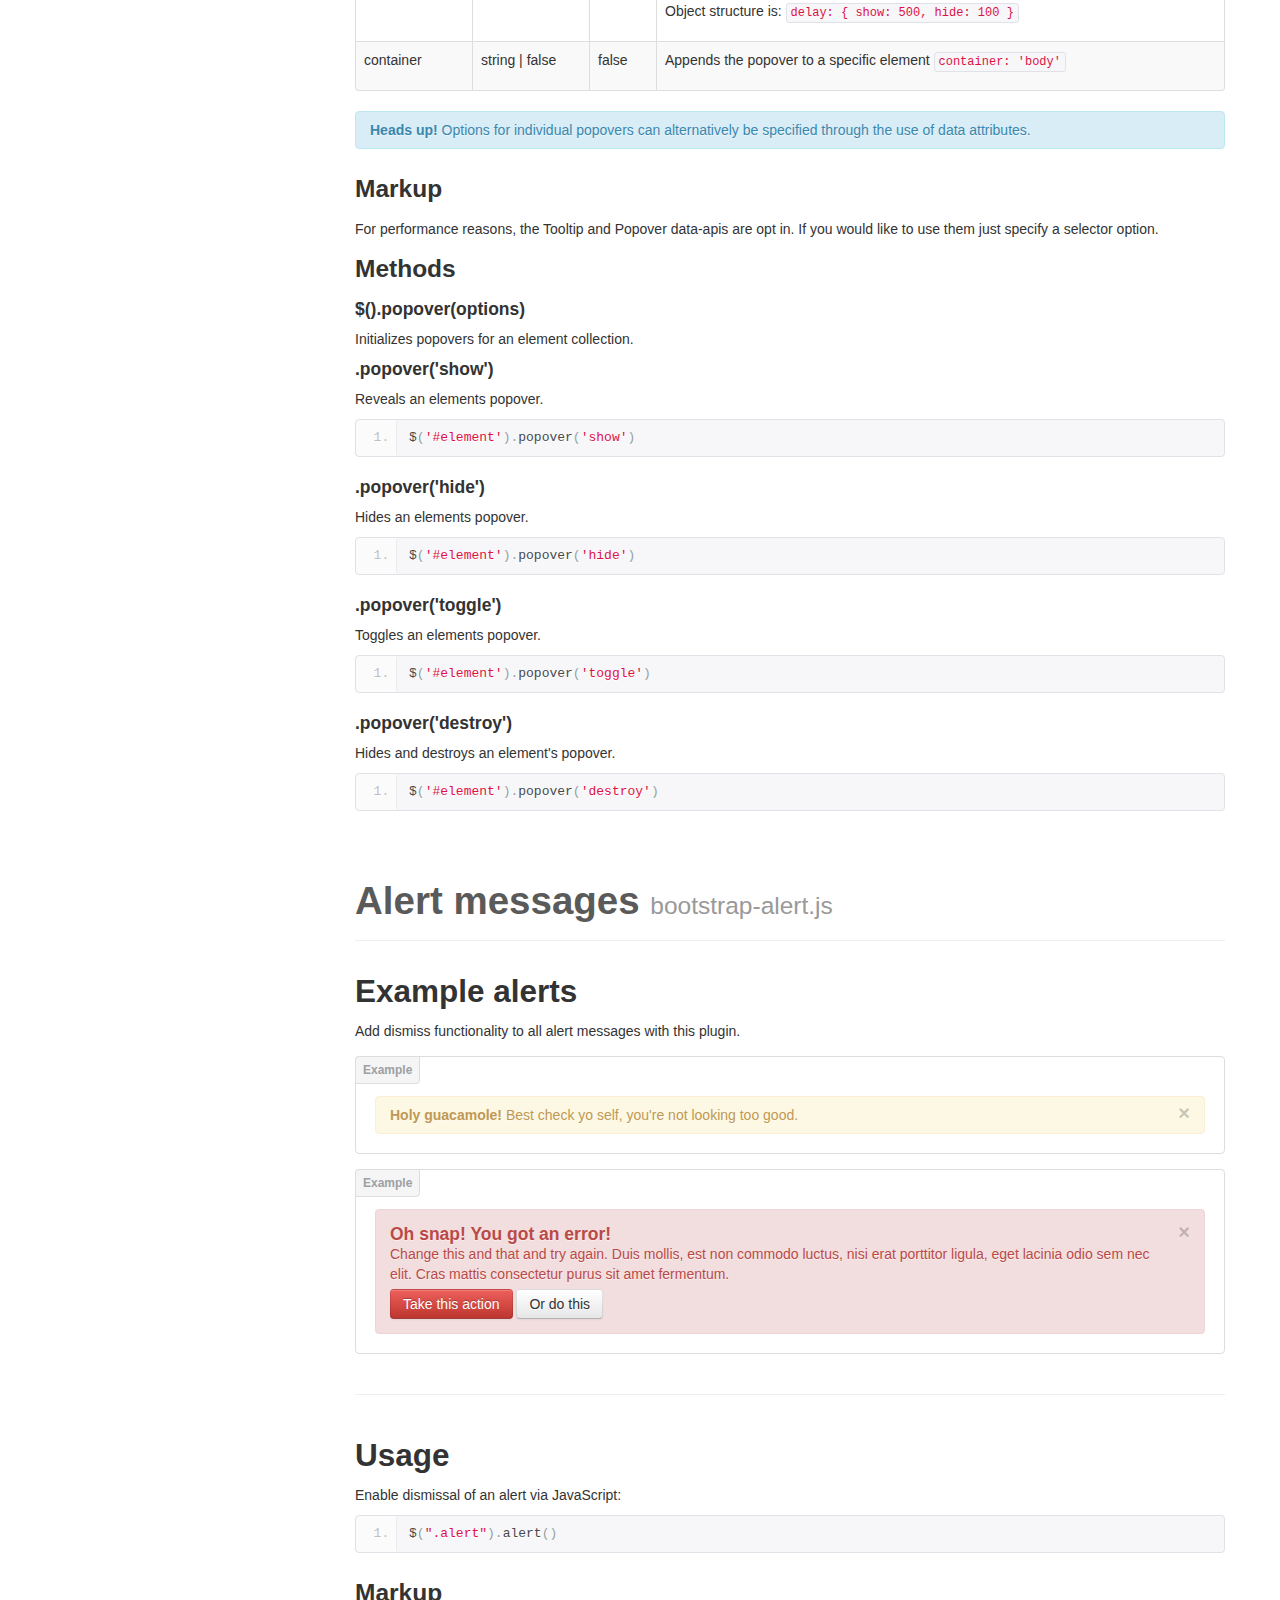
<file: javascript.html>
<!DOCTYPE html>
<html lang="en">
  <head>
    <meta charset="utf-8">
    <title>Javascript · Bootstrap</title>
    <meta name="viewport" content="width=device-width, initial-scale=1.0">
    <meta name="description" content="">
    <meta name="author" content="">

    <!-- Le styles -->
    <link href="assets/css/bootstrap.css" rel="stylesheet">
    <link href="assets/css/bootstrap-responsive.css" rel="stylesheet">
    <link href="assets/css/docs.css" rel="stylesheet">
    <link href="assets/js/google-code-prettify/prettify.css" rel="stylesheet">

    <!-- Le HTML5 shim, for IE6-8 support of HTML5 elements -->
    <!--[if lt IE 9]>
      <script src="assets/js/html5shiv.js"></script>
    <![endif]-->

    <!-- Le fav and touch icons -->
    <link rel="apple-touch-icon-precomposed" sizes="144x144" href="assets/ico/apple-touch-icon-144-precomposed.png">
    <link rel="apple-touch-icon-precomposed" sizes="114x114" href="assets/ico/apple-touch-icon-114-precomposed.png">
      <link rel="apple-touch-icon-precomposed" sizes="72x72" href="assets/ico/apple-touch-icon-72-precomposed.png">
                    <link rel="apple-touch-icon-precomposed" href="assets/ico/apple-touch-icon-57-precomposed.png">
                                   <link rel="shortcut icon" href="assets/ico/favicon.png">

  </head>

  <body data-spy="scroll" data-target=".bs-docs-sidebar">

    <!-- Navbar
    ================================================== -->
    <div class="navbar navbar-inverse navbar-fixed-top">
      <div class="navbar-inner">
        <div class="container">
          <button type="button" class="btn btn-navbar" data-toggle="collapse" data-target=".nav-collapse">
            <span class="icon-bar"></span>
            <span class="icon-bar"></span>
            <span class="icon-bar"></span>
          </button>
          <a class="brand" href="./index.html">Bootstrap</a>
          <div class="nav-collapse collapse">
            <ul class="nav">
              <li class="">
                <a href="./index.html">Home</a>
              </li>
              <li class="">
                <a href="./getting-started.html">Get started</a>
              </li>
              <li class="">
                <a href="./scaffolding.html">Scaffolding</a>
              </li>
              <li class="">
                <a href="./base-css.html">Base CSS</a>
              </li>
              <li class="">
                <a href="./components.html">Components</a>
              </li>
              <li class="active">
                <a href="./javascript.html">JavaScript</a>
              </li>
              <li class="">
                <a href="./customize.html">Customize</a>
              </li>
            </ul>
          </div>
        </div>
      </div>
    </div>

<!-- Subhead
================================================== -->
<header class="jumbotron subhead">
  <div class="container">
    <h1>JavaScript</h1>
    <p class="lead">Bring Bootstrap's components to life&mdash;now with 13 custom jQuery plugins.
  </div>
</header>

  <div class="container">

    <!-- Docs nav
    ================================================== -->
    <div class="row">
      <div class="span3 bs-docs-sidebar">
        <ul class="nav nav-list bs-docs-sidenav">
          <li><a href="#overview"><i class="icon-chevron-right"></i> Overview</a></li>
          <li><a href="#transitions"><i class="icon-chevron-right"></i> Transitions</a></li>
          <li><a href="#modals"><i class="icon-chevron-right"></i> Modal</a></li>
          <li><a href="#dropdowns"><i class="icon-chevron-right"></i> Dropdown</a></li>
          <li><a href="#scrollspy"><i class="icon-chevron-right"></i> Scrollspy</a></li>
          <li><a href="#tabs"><i class="icon-chevron-right"></i> Tab</a></li>
          <li><a href="#tooltips"><i class="icon-chevron-right"></i> Tooltip</a></li>
          <li><a href="#popovers"><i class="icon-chevron-right"></i> Popover</a></li>
          <li><a href="#alerts"><i class="icon-chevron-right"></i> Alert</a></li>
          <li><a href="#buttons"><i class="icon-chevron-right"></i> Button</a></li>
          <li><a href="#collapse"><i class="icon-chevron-right"></i> Collapse</a></li>
          <li><a href="#carousel"><i class="icon-chevron-right"></i> Carousel</a></li>
          <li><a href="#typeahead"><i class="icon-chevron-right"></i> Typeahead</a></li>
          <li><a href="#affix"><i class="icon-chevron-right"></i> Affix</a></li>
        </ul>
      </div>
      <div class="span9">


        <!-- Overview
        ================================================== -->
        <section id="overview">
          <div class="page-header">
            <h1>JavaScript in Bootstrap</h1>
          </div>

          <h3>Individual or compiled</h3>
          <p>Plugins can be included individually (though some have required dependencies), or all at once. Both <strong>bootstrap.js</strong> and <strong>bootstrap.min.js</strong> contain all plugins in a single file.</p>

          <h3>Data attributes</h3>
          <p>You can use all Bootstrap plugins purely through the markup API without writing a single line of JavaScript. This is Bootstrap's first class API and should be your first consideration when using a plugin.</p>

          <p>That said, in some situations it may be desirable to turn this functionality off. Therefore, we also provide the ability to disable the data attribute API by unbinding all events on the body namespaced with `'data-api'`. This looks like this:
          <pre class="prettyprint linenums">$('body').off('.data-api')</pre>

          <p>Alternatively, to target a specific plugin, just include the plugin's name as a namespace along with the data-api namespace like this:</p>
          <pre class="prettyprint linenums">$('body').off('.alert.data-api')</pre>

          <h3>Programmatic API</h3>
          <p>We also believe you should be able to use all Bootstrap plugins purely through the JavaScript API. All public APIs are single, chainable methods, and return the collection acted upon.</p>
          <pre class="prettyprint linenums">$(".btn.danger").button("toggle").addClass("fat")</pre>
          <p>All methods should accept an optional options object, a string which targets a particular method, or nothing (which initiates a plugin with default behavior):</p>
<pre class="prettyprint linenums">
$("#myModal").modal()                       // initialized with defaults
$("#myModal").modal({ keyboard: false })   // initialized with no keyboard
$("#myModal").modal('show')                // initializes and invokes show immediately</p>
</pre>
          <p>Each plugin also exposes its raw constructor on a `Constructor` property: <code>$.fn.popover.Constructor</code>. If you'd like to get a particular plugin instance, retrieve it directly from an element: <code>$('[rel=popover]').data('popover')</code>.</p>

          <h3>No Conflict</h3>
          <p>Sometimes it is necessary to use Bootstrap plugins with other UI frameworks. In these circumstances,  namespace collisions can occasionally occur. If this happens, you may call <code>.noConflict</code> on the plugin you wish to revert the value of.</p>

<pre class="prettyprint linenums">
var bootstrapButton = $.fn.button.noConflict() // return $.fn.button to previously assigned value
$.fn.bootstrapBtn = bootstrapButton            // give $().bootstrapBtn the bootstrap functionality
</pre>

          <h3>Events</h3>
          <p>Bootstrap provides custom events for most plugin's unique actions. Generally, these come in an infinitive and past participle form - where the infinitive (ex. <code>show</code>) is triggered at the start of an event, and its past participle form (ex. <code>shown</code>) is trigger on the completion of an action.</p>
          <p>All infinitive events provide preventDefault functionality. This provides the ability to stop the execution of an action before it starts.</p>
<pre class="prettyprint linenums">
$('#myModal').on('show', function (e) {
    if (!data) return e.preventDefault() // stops modal from being shown
})
</pre>
        </section>



        <!-- Transitions
        ================================================== -->
        <section id="transitions">
          <div class="page-header">
            <h1>Transitions <small>bootstrap-transition.js</small></h1>
          </div>
          <h3>About transitions</h3>
          <p>For simple transition effects, include <strong>bootstrap-transition.js</strong> once alongside the other JS files. If you're using the compiled (or minified) <strong>bootstrap.js</strong>, there is no need to include this&mdash;it's already there.</p>
          <h3>Use cases</h3>
          <p>A few examples of the transition plugin:</p>
          <ul>
            <li>Sliding or fading in modals</li>
            <li>Fading out tabs</li>
            <li>Fading out alerts</li>
            <li>Sliding carousel panes</li>
          </ul>

        </section>



        <!-- Modal
        ================================================== -->
        <section id="modals">
          <div class="page-header">
            <h1>Modals <small>bootstrap-modal.js</small></h1>
          </div>


          <h2>Examples</h2>
          <p>Modals are streamlined, but flexible, dialog prompts with the minimum required functionality and smart defaults.</p>

          <h3>Static example</h3>
          <p>A rendered modal with header, body, and set of actions in the footer.</p>
          <div class="bs-docs-example" style="background-color: #f5f5f5;">
            <div class="modal" style="position: relative; top: auto; left: auto; right: auto; margin: 0 auto 20px; z-index: 1; max-width: 100%;">
              <div class="modal-header">
                <button type="button" class="close" data-dismiss="modal" aria-hidden="true">&times;</button>
                <h3>Modal header</h3>
              </div>
              <div class="modal-body">
                <p>One fine body&hellip;</p>
              </div>
              <div class="modal-footer">
                <a href="#" class="btn">Close</a>
                <a href="#" class="btn btn-primary">Save changes</a>
              </div>
            </div>
          </div>
<pre class="prettyprint linenums">
&lt;div class="modal hide fade"&gt;
  &lt;div class="modal-header"&gt;
    &lt;button type="button" class="close" data-dismiss="modal" aria-hidden="true"&gt;&amp;times;&lt;/button&gt;
    &lt;h3&gt;Modal header&lt;/h3&gt;
  &lt;/div&gt;
  &lt;div class="modal-body"&gt;
    &lt;p&gt;One fine body&hellip;&lt;/p&gt;
  &lt;/div&gt;
  &lt;div class="modal-footer"&gt;
    &lt;a href="#" class="btn"&gt;Close&lt;/a&gt;
    &lt;a href="#" class="btn btn-primary"&gt;Save changes&lt;/a&gt;
  &lt;/div&gt;
&lt;/div&gt;
</pre>

          <h3>Live demo</h3>
          <p>Toggle a modal via JavaScript by clicking the button below. It will slide down and fade in from the top of the page.</p>
          <!-- sample modal content -->
          <div id="myModal" class="modal hide fade" tabindex="-1" role="dialog" aria-labelledby="myModalLabel" aria-hidden="true">
            <div class="modal-header">
              <button type="button" class="close" data-dismiss="modal" aria-hidden="true">&times;</button>
              <h3 id="myModalLabel">Modal Heading</h3>
            </div>
            <div class="modal-body">
              <h4>Text in a modal</h4>
              <p>Duis mollis, est non commodo luctus, nisi erat porttitor ligula, eget lacinia odio sem.</p>

              <h4>Popover in a modal</h4>
              <p>This <a href="#" role="button" class="btn popover-test" title="A Title" data-content="And here's some amazing content. It's very engaging. right?">button</a> should trigger a popover on click.</p>

              <h4>Tooltips in a modal</h4>
              <p><a href="#" class="tooltip-test" title="Tooltip">This link</a> and <a href="#" class="tooltip-test" title="Tooltip">that link</a> should have tooltips on hover.</p>

              <hr>

              <h4>Overflowing text to show optional scrollbar</h4>
              <p>We set a fixed <code>max-height</code> on the <code>.modal-body</code>. Watch it overflow with all this extra lorem ipsum text we've included.</p>
              <p>Cras mattis consectetur purus sit amet fermentum. Cras justo odio, dapibus ac facilisis in, egestas eget quam. Morbi leo risus, porta ac consectetur ac, vestibulum at eros.</p>
              <p>Praesent commodo cursus magna, vel scelerisque nisl consectetur et. Vivamus sagittis lacus vel augue laoreet rutrum faucibus dolor auctor.</p>
              <p>Aenean lacinia bibendum nulla sed consectetur. Praesent commodo cursus magna, vel scelerisque nisl consectetur et. Donec sed odio dui. Donec ullamcorper nulla non metus auctor fringilla.</p>
              <p>Cras mattis consectetur purus sit amet fermentum. Cras justo odio, dapibus ac facilisis in, egestas eget quam. Morbi leo risus, porta ac consectetur ac, vestibulum at eros.</p>
              <p>Praesent commodo cursus magna, vel scelerisque nisl consectetur et. Vivamus sagittis lacus vel augue laoreet rutrum faucibus dolor auctor.</p>
              <p>Aenean lacinia bibendum nulla sed consectetur. Praesent commodo cursus magna, vel scelerisque nisl consectetur et. Donec sed odio dui. Donec ullamcorper nulla non metus auctor fringilla.</p>
            </div>
            <div class="modal-footer">
              <button class="btn" data-dismiss="modal">Close</button>
              <button class="btn btn-primary">Save changes</button>
            </div>
          </div>
          <div class="bs-docs-example" style="padding-bottom: 24px;">
            <a data-toggle="modal" href="#myModal" class="btn btn-primary btn-large">Launch demo modal</a>
          </div>
<pre class="prettyprint linenums">
&lt!-- Button to trigger modal --&gt;
&lt;a href="#myModal" role="button" class="btn" data-toggle="modal"&gt;Launch demo modal&lt;/a&gt;

&lt!-- Modal --&gt;
&lt;div id="myModal" class="modal hide fade" tabindex="-1" role="dialog" aria-labelledby="myModalLabel" aria-hidden="true"&gt;
  &lt;div class="modal-header"&gt;
    &lt;button type="button" class="close" data-dismiss="modal" aria-hidden="true"&gt;&times;&lt;/button&gt;
    &lt;h3 id="myModalLabel"&gt;Modal header&lt;/h3&gt;
  &lt;/div&gt;
  &lt;div class="modal-body"&gt;
    &lt;p&gt;One fine body&hellip;&lt;/p&gt;
  &lt;/div&gt;
  &lt;div class="modal-footer"&gt;
    &lt;button class="btn" data-dismiss="modal" aria-hidden="true"&gt;Close&lt;/button&gt;
    &lt;button class="btn btn-primary"&gt;Save changes&lt;/button&gt;
  &lt;/div&gt;
&lt;/div&gt;
</pre>


          <hr class="bs-docs-separator">


          <h2>Usage</h2>

          <h3>Via data attributes</h3>
          <p>Activate a modal without writing JavaScript. Set <code>data-toggle="modal"</code> on a controller element, like a button, along with a <code>data-target="#foo"</code> or <code>href="#foo"</code> to target a specific modal to toggle.</p>
          <pre class="prettyprint linenums">&lt;button type="button" data-toggle="modal" data-target="#myModal"&gt;Launch modal&lt;/button&gt;</pre>

          <h3>Via JavaScript</h3>
          <p>Call a modal with id <code>myModal</code> with a single line of JavaScript:</p>
          <pre class="prettyprint linenums">$('#myModal').modal(options)</pre>

          <h3>Options</h3>
          <p>Options can be passed via data attributes or JavaScript. For data attributes, append the option name to <code>data-</code>, as in <code>data-backdrop=""</code>.</p>
          <table class="table table-bordered table-striped">
            <thead>
             <tr>
               <th style="width: 100px;">Name</th>
               <th style="width: 50px;">type</th>
               <th style="width: 50px;">default</th>
               <th>description</th>
             </tr>
            </thead>
            <tbody>
             <tr>
               <td>backdrop</td>
               <td>boolean</td>
               <td>true</td>
               <td>Includes a modal-backdrop element. Alternatively, specify <code>static</code> for a backdrop which doesn't close the modal on click.</td>
             </tr>
             <tr>
               <td>keyboard</td>
               <td>boolean</td>
               <td>true</td>
               <td>Closes the modal when escape key is pressed</td>
             </tr>
             <tr>
               <td>show</td>
               <td>boolean</td>
               <td>true</td>
               <td>Shows the modal when initialized.</td>
             </tr>
             <tr>
               <td>remote</td>
               <td>path</td>
               <td>false</td>
               <td><p>If a remote url is provided, content will be loaded via jQuery's <code>load</code> method and injected into the <code>.modal-body</code>. If you're using the data api, you may alternatively use the <code>href</code> tag to specify the remote source. An example of this is shown below:</p>
              <pre class="prettyprint linenums"><code>&lt;a data-toggle="modal" href="remote.html" data-target="#modal"&gt;click me&lt;/a&gt;</code></pre></td>
             </tr>
            </tbody>
          </table>

          <h3>Methods</h3>
          <h4>.modal(options)</h4>
          <p>Activates your content as a modal. Accepts an optional options <code>object</code>.</p>
<pre class="prettyprint linenums">
$('#myModal').modal({
  keyboard: false
})
</pre>
          <h4>.modal('toggle')</h4>
          <p>Manually toggles a modal.</p>
          <pre class="prettyprint linenums">$('#myModal').modal('toggle')</pre>
          <h4>.modal('show')</h4>
          <p>Manually opens a modal.</p>
          <pre class="prettyprint linenums">$('#myModal').modal('show')</pre>
          <h4>.modal('hide')</h4>
          <p>Manually hides a modal.</p>
          <pre class="prettyprint linenums">$('#myModal').modal('hide')</pre>
          <h3>Events</h3>
          <p>Bootstrap's modal class exposes a few events for hooking into modal functionality.</p>
          <table class="table table-bordered table-striped">
            <thead>
             <tr>
               <th style="width: 150px;">Event</th>
               <th>Description</th>
             </tr>
            </thead>
            <tbody>
             <tr>
               <td>show</td>
               <td>This event fires immediately when the <code>show</code> instance method is called.</td>
             </tr>
             <tr>
               <td>shown</td>
               <td>This event is fired when the modal has been made visible to the user (will wait for css transitions to complete).</td>
             </tr>
             <tr>
               <td>hide</td>
               <td>This event is fired immediately when the <code>hide</code> instance method has been called.</td>
             </tr>
             <tr>
               <td>hidden</td>
               <td>This event is fired when the modal has finished being hidden from the user (will wait for css transitions to complete).</td>
             </tr>
            </tbody>
          </table>
<pre class="prettyprint linenums">
$('#myModal').on('hidden', function () {
  // do something…
})
</pre>
        </section>



        <!-- Dropdowns
        ================================================== -->
        <section id="dropdowns">
          <div class="page-header">
            <h1>Dropdowns <small>bootstrap-dropdown.js</small></h1>
          </div>


          <h2>Examples</h2>
          <p>Add dropdown menus to nearly anything with this simple plugin, including the navbar, tabs, and pills.</p>

          <h3>Within a navbar</h3>
          <div class="bs-docs-example">
            <div id="navbar-example" class="navbar navbar-static">
              <div class="navbar-inner">
                <div class="container" style="width: auto;">
                  <a class="brand" href="#">Project Name</a>
                  <ul class="nav" role="navigation">
                    <li class="dropdown">
                      <a id="drop1" href="#" role="button" class="dropdown-toggle" data-toggle="dropdown">Dropdown <b class="caret"></b></a>
                      <ul class="dropdown-menu" role="menu" aria-labelledby="drop1">
                        <li role="presentation"><a role="menuitem" tabindex="-1" href="http://google.com">Action</a></li>
                        <li role="presentation"><a role="menuitem" tabindex="-1" href="#anotherAction">Another action</a></li>
                        <li role="presentation"><a role="menuitem" tabindex="-1" href="#">Something else here</a></li>
                        <li role="presentation" class="divider"></li>
                        <li role="presentation"><a role="menuitem" tabindex="-1" href="#">Separated link</a></li>
                      </ul>
                    </li>
                    <li class="dropdown">
                      <a href="#" id="drop2" role="button" class="dropdown-toggle" data-toggle="dropdown">Dropdown 2 <b class="caret"></b></a>
                      <ul class="dropdown-menu" role="menu" aria-labelledby="drop2">
                        <li role="presentation"><a role="menuitem" tabindex="-1" href="#">Action</a></li>
                        <li role="presentation"><a role="menuitem" tabindex="-1" href="#">Another action</a></li>
                        <li role="presentation"><a role="menuitem" tabindex="-1" href="#">Something else here</a></li>
                        <li role="presentation" class="divider"></li>
                        <li role="presentation"><a role="menuitem" tabindex="-1" href="#">Separated link</a></li>
                      </ul>
                    </li>
                  </ul>
                  <ul class="nav pull-right">
                    <li id="fat-menu" class="dropdown">
                      <a href="#" id="drop3" role="button" class="dropdown-toggle" data-toggle="dropdown">Dropdown 3 <b class="caret"></b></a>
                      <ul class="dropdown-menu" role="menu" aria-labelledby="drop3">
                        <li role="presentation"><a role="menuitem" tabindex="-1" href="#">Action</a></li>
                        <li role="presentation"><a role="menuitem" tabindex="-1" href="#">Another action</a></li>
                        <li role="presentation"><a role="menuitem" tabindex="-1" href="#">Something else here</a></li>
                        <li role="presentation" class="divider"></li>
                        <li role="presentation"><a role="menuitem" tabindex="-1" href="#">Separated link</a></li>
                      </ul>
                    </li>
                  </ul>
                </div>
              </div>
            </div> <!-- /navbar-example -->
          </div> 

          <h3>Within tabs</h3>
          <div class="bs-docs-example">
            <ul class="nav nav-pills">
              <li class="active"><a href="#">Regular link</a></li>
              <li class="dropdown">
                <a class="dropdown-toggle" id="drop4" role="button" data-toggle="dropdown" href="#">Dropdown <b class="caret"></b></a>
                <ul id="menu1" class="dropdown-menu" role="menu" aria-labelledby="drop4">
                  <li role="presentation"><a role="menuitem" tabindex="-1" href="#">Action</a></li>
                  <li role="presentation"><a role="menuitem" tabindex="-1" href="#">Another action</a></li>
                  <li role="presentation"><a role="menuitem" tabindex="-1" href="#">Something else here</a></li>
                  <li role="presentation" class="divider"></li>
                  <li role="presentation"><a role="menuitem" tabindex="-1" href="#">Separated link</a></li>
                </ul>
              </li>
              <li class="dropdown">
                <a class="dropdown-toggle" id="drop5" role="button" data-toggle="dropdown" href="#">Dropdown 2 <b class="caret"></b></a>
                <ul id="menu2" class="dropdown-menu" role="menu" aria-labelledby="drop5">
                  <li role="presentation"><a role="menuitem" tabindex="-1" href="#">Action</a></li>
                  <li role="presentation"><a role="menuitem" tabindex="-1" href="#">Another action</a></li>
                  <li role="presentation"><a role="menuitem" tabindex="-1" href="#">Something else here</a></li>
                  <li role="presentation" class="divider"></li>
                  <li role="presentation"><a role="menuitem" tabindex="-1" href="#">Separated link</a></li>
                </ul>
              </li>
              <li class="dropdown">
                <a class="dropdown-toggle" id="drop5" role="button" data-toggle="dropdown" href="#">Dropdown 3 <b class="caret"></b></a>
                <ul id="menu3" class="dropdown-menu" role="menu" aria-labelledby="drop5">
                  <li role="presentation"><a role="menuitem" tabindex="-1" href="#">Action</a></li>
                  <li role="presentation"><a role="menuitem" tabindex="-1" href="#">Another action</a></li>
                  <li role="presentation"><a role="menuitem" tabindex="-1" href="#">Something else here</a></li>
                  <li role="presentation" class="divider"></li>
                  <li role="presentation"><a role="menuitem" tabindex="-1" href="#">Separated link</a></li>
                </ul>
              </li>
            </ul> <!-- /tabs -->
          </div> 


          <hr class="bs-docs-separator">


          <h2>Usage</h2>

          <h3>Via data attributes</h3>
          <p>Add <code>data-toggle="dropdown"</code> to a link or button to toggle a dropdown.</p>
<pre class="prettyprint linenums">
&lt;div class="dropdown"&gt;
  &lt;a class="dropdown-toggle" data-toggle="dropdown" href="#"&gt;Dropdown trigger&lt;/a&gt;
  &lt;ul class="dropdown-menu" role="menu" aria-labelledby="dLabel"&gt;
    ...
  &lt;/ul&gt;
&lt;/div&gt;
</pre>
          <p>To keep URLs intact, use the <code>data-target</code> attribute instead of <code>href="#"</code>.</p>
<pre class="prettyprint linenums">
&lt;div class="dropdown"&gt;
  &lt;a class="dropdown-toggle" id="dLabel" role="button" data-toggle="dropdown" data-target="#" href="/page.html"&gt;
    Dropdown
    &lt;b class="caret"&gt;&lt;/b&gt;
  &lt;/a&gt;
  &lt;ul class="dropdown-menu" role="menu" aria-labelledby="dLabel"&gt;
    ...
  &lt;/ul&gt;
&lt;/div&gt;
</pre>

          <h3>Via JavaScript</h3>
          <p>Call the dropdowns via JavaScript:</p>
          <pre class="prettyprint linenums">$('.dropdown-toggle').dropdown()</pre>

          <h3>Options</h3>
          <p><em>None</em></p>

          <h3>Methods</h3>
          <h4>$().dropdown('toggle')</h4>
          <p>A programmatic api for toggling menus for a given navbar or tabbed navigation.</p>
        </section>



        <!-- ScrollSpy
        ================================================== -->
        <section id="scrollspy">
          <div class="page-header">
            <h1>ScrollSpy <small>bootstrap-scrollspy.js</small></h1>
          </div>


          <h2>Example in navbar</h2>
          <p>The ScrollSpy plugin is for automatically updating nav targets based on scroll position. Scroll the area below the navbar and watch the active class change. The dropdown sub items will be highlighted as well.</p>
          <div class="bs-docs-example">
            <div id="navbarExample" class="navbar navbar-static">
              <div class="navbar-inner">
                <div class="container" style="width: auto;">
                  <a class="brand" href="#">Project Name</a>
                  <ul class="nav">
                    <li><a href="#fat">@fat</a></li>
                    <li><a href="#mdo">@mdo</a></li>
                    <li class="dropdown">
                      <a href="#" class="dropdown-toggle" data-toggle="dropdown">Dropdown <b class="caret"></b></a>
                      <ul class="dropdown-menu">
                        <li><a href="#one">one</a></li>
                        <li><a href="#two">two</a></li>
                        <li class="divider"></li>
                        <li><a href="#three">three</a></li>
                      </ul>
                    </li>
                  </ul>
                </div>
              </div>
            </div>
            <div data-spy="scroll" data-target="#navbarExample" data-offset="0" class="scrollspy-example">
              <h4 id="fat">@fat</h4>
              <p>Ad leggings keytar, brunch id art party dolor labore. Pitchfork yr enim lo-fi before they sold out qui. Tumblr farm-to-table bicycle rights whatever. Anim keffiyeh carles cardigan. Velit seitan mcsweeney's photo booth 3 wolf moon irure. Cosby sweater lomo jean shorts, williamsburg hoodie minim qui you probably haven't heard of them et cardigan trust fund culpa biodiesel wes anderson aesthetic. Nihil tattooed accusamus, cred irony biodiesel keffiyeh artisan ullamco consequat.</p>
              <h4 id="mdo">@mdo</h4>
              <p>Veniam marfa mustache skateboard, adipisicing fugiat velit pitchfork beard. Freegan beard aliqua cupidatat mcsweeney's vero. Cupidatat four loko nisi, ea helvetica nulla carles. Tattooed cosby sweater food truck, mcsweeney's quis non freegan vinyl. Lo-fi wes anderson +1 sartorial. Carles non aesthetic exercitation quis gentrify. Brooklyn adipisicing craft beer vice keytar deserunt.</p>
              <h4 id="one">one</h4>
              <p>Occaecat commodo aliqua delectus. Fap craft beer deserunt skateboard ea. Lomo bicycle rights adipisicing banh mi, velit ea sunt next level locavore single-origin coffee in magna veniam. High life id vinyl, echo park consequat quis aliquip banh mi pitchfork. Vero VHS est adipisicing. Consectetur nisi DIY minim messenger bag. Cred ex in, sustainable delectus consectetur fanny pack iphone.</p>
              <h4 id="two">two</h4>
              <p>In incididunt echo park, officia deserunt mcsweeney's proident master cleanse thundercats sapiente veniam. Excepteur VHS elit, proident shoreditch +1 biodiesel laborum craft beer. Single-origin coffee wayfarers irure four loko, cupidatat terry richardson master cleanse. Assumenda you probably haven't heard of them art party fanny pack, tattooed nulla cardigan tempor ad. Proident wolf nesciunt sartorial keffiyeh eu banh mi sustainable. Elit wolf voluptate, lo-fi ea portland before they sold out four loko. Locavore enim nostrud mlkshk brooklyn nesciunt.</p>
              <h4 id="three">three</h4>
              <p>Ad leggings keytar, brunch id art party dolor labore. Pitchfork yr enim lo-fi before they sold out qui. Tumblr farm-to-table bicycle rights whatever. Anim keffiyeh carles cardigan. Velit seitan mcsweeney's photo booth 3 wolf moon irure. Cosby sweater lomo jean shorts, williamsburg hoodie minim qui you probably haven't heard of them et cardigan trust fund culpa biodiesel wes anderson aesthetic. Nihil tattooed accusamus, cred irony biodiesel keffiyeh artisan ullamco consequat.</p>
              <p>Keytar twee blog, culpa messenger bag marfa whatever delectus food truck. Sapiente synth id assumenda. Locavore sed helvetica cliche irony, thundercats you probably haven't heard of them consequat hoodie gluten-free lo-fi fap aliquip. Labore elit placeat before they sold out, terry richardson proident brunch nesciunt quis cosby sweater pariatur keffiyeh ut helvetica artisan. Cardigan craft beer seitan readymade velit. VHS chambray laboris tempor veniam. Anim mollit minim commodo ullamco thundercats.
              </p>
            </div>
          </div>


          <hr class="bs-docs-separator">


          <h2>Usage</h2>

          <h3>Via data attributes</h3>
          <p>To easily add scrollspy behavior to your topbar navigation, just add <code>data-spy="scroll"</code> to the element you want to spy on (most typically this would be the body) and <code>data-target=".navbar"</code> to select which nav to use. You'll want to use scrollspy with a <code>.nav</code> component.</p>
          <pre class="prettyprint linenums">&lt;body data-spy="scroll" data-target=".navbar"&gt;...&lt;/body&gt;</pre>

          <h3>Via JavaScript</h3>
          <p>Call the scrollspy via JavaScript:</p>
          <pre class="prettyprint linenums">$('#navbar').scrollspy()</pre>

          <div class="alert alert-info">
            <strong>Heads up!</strong>
            Navbar links must have resolvable id targets. For example, a <code>&lt;a href="#home"&gt;home&lt;/a&gt;</code> must correspond to something in the dom like <code>&lt;div id="home"&gt;&lt;/div&gt;</code>.
          </div>

          <h3>Methods</h3>
          <h4>.scrollspy('refresh')</h4>
          <p>When using scrollspy in conjunction with adding or removing of elements from the DOM, you'll need to call the refresh method like so:</p>
<pre class="prettyprint linenums">
$('[data-spy="scroll"]').each(function () {
  var $spy = $(this).scrollspy('refresh')
});
</pre>

          <h3>Options</h3>
          <p>Options can be passed via data attributes or JavaScript. For data attributes, append the option name to <code>data-</code>, as in <code>data-offset=""</code>.</p>
          <table class="table table-bordered table-striped">
            <thead>
             <tr>
               <th style="width: 100px;">Name</th>
               <th style="width: 100px;">type</th>
               <th style="width: 50px;">default</th>
               <th>description</th>
             </tr>
            </thead>
            <tbody>
             <tr>
               <td>offset</td>
               <td>number</td>
               <td>10</td>
               <td>Pixels to offset from top when calculating position of scroll.</td>
             </tr>
            </tbody>
          </table>

          <h3>Events</h3>
          <table class="table table-bordered table-striped">
            <thead>
             <tr>
               <th style="width: 150px;">Event</th>
               <th>Description</th>
             </tr>
            </thead>
            <tbody>
             <tr>
               <td>activate</td>
               <td>This event fires whenever a new item becomes activated by the scrollspy.</td>
            </tr>
            </tbody>
          </table>
        </section>



        <!-- Tabs
        ================================================== -->
        <section id="tabs">
          <div class="page-header">
            <h1>Togglable tabs <small>bootstrap-tab.js</small></h1>
          </div>


          <h2>Example tabs</h2>
          <p>Add quick, dynamic tab functionality to transition through panes of local content, even via dropdown menus.</p>
          <div class="bs-docs-example">
            <ul id="myTab" class="nav nav-tabs">
              <li class="active"><a href="#home" data-toggle="tab">Home</a></li>
              <li><a href="#profile" data-toggle="tab">Profile</a></li>
              <li class="dropdown">
                <a href="#" class="dropdown-toggle" data-toggle="dropdown">Dropdown <b class="caret"></b></a>
                <ul class="dropdown-menu">
                  <li><a href="#dropdown1" data-toggle="tab">@fat</a></li>
                  <li><a href="#dropdown2" data-toggle="tab">@mdo</a></li>
                </ul>
              </li>
            </ul>
            <div id="myTabContent" class="tab-content">
              <div class="tab-pane fade in active" id="home">
                <p>Raw denim you probably haven't heard of them jean shorts Austin. Nesciunt tofu stumptown aliqua, retro synth master cleanse. Mustache cliche tempor, williamsburg carles vegan helvetica. Reprehenderit butcher retro keffiyeh dreamcatcher synth. Cosby sweater eu banh mi, qui irure terry richardson ex squid. Aliquip placeat salvia cillum iphone. Seitan aliquip quis cardigan american apparel, butcher voluptate nisi qui.</p>
              </div>
              <div class="tab-pane fade" id="profile">
                <p>Food truck fixie locavore, accusamus mcsweeney's marfa nulla single-origin coffee squid. Exercitation +1 labore velit, blog sartorial PBR leggings next level wes anderson artisan four loko farm-to-table craft beer twee. Qui photo booth letterpress, commodo enim craft beer mlkshk aliquip jean shorts ullamco ad vinyl cillum PBR. Homo nostrud organic, assumenda labore aesthetic magna delectus mollit. Keytar helvetica VHS salvia yr, vero magna velit sapiente labore stumptown. Vegan fanny pack odio cillum wes anderson 8-bit, sustainable jean shorts beard ut DIY ethical culpa terry richardson biodiesel. Art party scenester stumptown, tumblr butcher vero sint qui sapiente accusamus tattooed echo park.</p>
              </div>
              <div class="tab-pane fade" id="dropdown1">
                <p>Etsy mixtape wayfarers, ethical wes anderson tofu before they sold out mcsweeney's organic lomo retro fanny pack lo-fi farm-to-table readymade. Messenger bag gentrify pitchfork tattooed craft beer, iphone skateboard locavore carles etsy salvia banksy hoodie helvetica. DIY synth PBR banksy irony. Leggings gentrify squid 8-bit cred pitchfork. Williamsburg banh mi whatever gluten-free, carles pitchfork biodiesel fixie etsy retro mlkshk vice blog. Scenester cred you probably haven't heard of them, vinyl craft beer blog stumptown. Pitchfork sustainable tofu synth chambray yr.</p>
              </div>
              <div class="tab-pane fade" id="dropdown2">
                <p>Trust fund seitan letterpress, keytar raw denim keffiyeh etsy art party before they sold out master cleanse gluten-free squid scenester freegan cosby sweater. Fanny pack portland seitan DIY, art party locavore wolf cliche high life echo park Austin. Cred vinyl keffiyeh DIY salvia PBR, banh mi before they sold out farm-to-table VHS viral locavore cosby sweater. Lomo wolf viral, mustache readymade thundercats keffiyeh craft beer marfa ethical. Wolf salvia freegan, sartorial keffiyeh echo park vegan.</p>
              </div>
            </div>
          </div>


          <hr class="bs-docs-separator">


          <h2>Usage</h2>
          <p>Enable tabbable tabs via JavaScript (each tab needs to be activated individually):</p>
<pre class="prettyprint linenums">
$('#myTab a').click(function (e) {
  e.preventDefault();
  $(this).tab('show');
})</pre>
          <p>You can activate individual tabs in several ways:</p>
<pre class="prettyprint linenums">
$('#myTab a[href="#profile"]').tab('show'); // Select tab by name
$('#myTab a:first').tab('show'); // Select first tab
$('#myTab a:last').tab('show'); // Select last tab
$('#myTab li:eq(2) a').tab('show'); // Select third tab (0-indexed)
</pre>

          <h3>Markup</h3>
          <p>You can activate a tab or pill navigation without writing any JavaScript by simply specifying <code>data-toggle="tab"</code> or <code>data-toggle="pill"</code> on an element. Adding the <code>nav</code> and <code>nav-tabs</code> classes to the tab <code>ul</code> will apply the Bootstrap tab styling.</p>
<pre class="prettyprint linenums">
&lt;ul class="nav nav-tabs"&gt;
  &lt;li&gt;&lt;a href="#home" data-toggle="tab"&gt;Home&lt;/a&gt;&lt;/li&gt;
  &lt;li&gt;&lt;a href="#profile" data-toggle="tab"&gt;Profile&lt;/a&gt;&lt;/li&gt;
  &lt;li&gt;&lt;a href="#messages" data-toggle="tab"&gt;Messages&lt;/a&gt;&lt;/li&gt;
  &lt;li&gt;&lt;a href="#settings" data-toggle="tab"&gt;Settings&lt;/a&gt;&lt;/li&gt;
&lt;/ul&gt;</pre>

          <h3>Methods</h3>
          <h4>$().tab</h4>
          <p>
            Activates a tab element and content container. Tab should have either a <code>data-target</code> or an <code>href</code> targeting a container node in the DOM.
          </p>
<pre class="prettyprint linenums">
&lt;ul class="nav nav-tabs" id="myTab"&gt;
  &lt;li class="active"&gt;&lt;a href="#home"&gt;Home&lt;/a&gt;&lt;/li&gt;
  &lt;li&gt;&lt;a href="#profile"&gt;Profile&lt;/a&gt;&lt;/li&gt;
  &lt;li&gt;&lt;a href="#messages"&gt;Messages&lt;/a&gt;&lt;/li&gt;
  &lt;li&gt;&lt;a href="#settings"&gt;Settings&lt;/a&gt;&lt;/li&gt;
&lt;/ul&gt;

&lt;div class="tab-content"&gt;
  &lt;div class="tab-pane active" id="home"&gt;...&lt;/div&gt;
  &lt;div class="tab-pane" id="profile"&gt;...&lt;/div&gt;
  &lt;div class="tab-pane" id="messages"&gt;...&lt;/div&gt;
  &lt;div class="tab-pane" id="settings"&gt;...&lt;/div&gt;
&lt;/div&gt;

&lt;script&gt;
  $(function () {
    $('#myTab a:last').tab('show');
  })
&lt;/script&gt;
</pre>

          <h3>Events</h3>
          <table class="table table-bordered table-striped">
            <thead>
             <tr>
               <th style="width: 150px;">Event</th>
               <th>Description</th>
             </tr>
            </thead>
            <tbody>
             <tr>
               <td>show</td>
               <td>This event fires on tab show, but before the new tab has been shown. Use <code>event.target</code> and <code>event.relatedTarget</code> to target the active tab and the previous active tab (if available) respectively.</td>
            </tr>
            <tr>
               <td>shown</td>
               <td>This event fires on tab show after a tab has been shown. Use <code>event.target</code> and <code>event.relatedTarget</code> to target the active tab and the previous active tab (if available) respectively.</td>
             </tr>
            </tbody>
          </table>
<pre class="prettyprint linenums">
$('a[data-toggle="tab"]').on('shown', function (e) {
  e.target // activated tab
  e.relatedTarget // previous tab
})
</pre>
        </section>


        <!-- Tooltips
        ================================================== -->
        <section id="tooltips">
          <div class="page-header">
            <h1>Tooltips <small>bootstrap-tooltip.js</small></h1>
          </div>


          <h2>Examples</h2>
          <p>Inspired by the excellent jQuery.tipsy plugin written by Jason Frame; Tooltips are an updated version, which don't rely on images, use CSS3 for animations, and data-attributes for local title storage.</p>
          <p>For performance reasons, the tooltip and popover data-apis are opt in, meaning <strong>you must initialize them yourself</strong>.</p>
          <p>Hover over the links below to see tooltips:</p>
          <div class="bs-docs-example tooltip-demo">
            <p class="muted" style="margin-bottom: 0;">Tight pants next level keffiyeh <a href="#" data-toggle="tooltip" title="Default tooltip">you probably</a> haven't heard of them. Photo booth beard raw denim letterpress vegan messenger bag stumptown. Farm-to-table seitan, mcsweeney's fixie sustainable quinoa 8-bit american apparel <a href="#" data-toggle="tooltip" title="Another tooltip">have a</a> terry richardson vinyl chambray. Beard stumptown, cardigans banh mi lomo thundercats. Tofu biodiesel williamsburg marfa, four loko mcsweeney's cleanse vegan chambray. A really ironic artisan <a href="#" data-toggle="tooltip" title="A much longer tooltip belongs right here to demonstrate the max-width we apply.">whatever keytar</a>, scenester farm-to-table banksy Austin <a href="#" data-toggle="tooltip" title="The last tip!">twitter handle</a> freegan cred raw denim single-origin coffee viral.
            </p>
          </div>

          <h3>Four directions</h3>
          <div class="bs-docs-example tooltip-demo">
            <ul class="bs-docs-tooltip-examples">
              <li><a href="#" data-toggle="tooltip" data-placement="top" title="Tooltip on top">Tooltip on top</a></li>
              <li><a href="#" data-toggle="tooltip" data-placement="right" title="Tooltip on right">Tooltip on right</a></li>
              <li><a href="#" data-toggle="tooltip" data-placement="bottom" title="Tooltip on bottom">Tooltip on bottom</a></li>
              <li><a href="#" data-toggle="tooltip" data-placement="left" title="Tooltip on left">Tooltip on left</a></li>
            </ul>
          </div>


          <h3>Tooltips in input groups</h3>
          <p>When using tooltips and popovers with the Bootstrap input groups, you'll have to set the <code>container</code> (documented below) option to avoid unwanted side effects.</p>

          <hr class="bs-docs-separator">


          <h2>Usage</h2>
          <p>Trigger the tooltip via JavaScript:</p>
          <pre class="prettyprint linenums">$('#example').tooltip(options)</pre>

          <h3>Options</h3>
          <p>Options can be passed via data attributes or JavaScript. For data attributes, append the option name to <code>data-</code>, as in <code>data-animation=""</code>.</p>
          <table class="table table-bordered table-striped">
            <thead>
             <tr>
               <th style="width: 100px;">Name</th>
               <th style="width: 100px;">type</th>
               <th style="width: 50px;">default</th>
               <th>description</th>
             </tr>
            </thead>
            <tbody>
             <tr>
               <td>animation</td>
               <td>boolean</td>
               <td>true</td>
               <td>apply a css fade transition to the tooltip</td>
             </tr>
             <tr>
               <td>html</td>
               <td>boolean</td>
               <td>false</td>
               <td>Insert html into the tooltip. If false, jquery's <code>text</code> method will be used to insert content into the dom. Use text if you're worried about XSS attacks.</td>
             </tr>
             <tr>
               <td>placement</td>
               <td>string | function</td>
               <td>'top'</td>
               <td>how to position the tooltip - top | bottom | left | right</td>
             </tr>
             <tr>
               <td>selector</td>
               <td>string</td>
               <td>false</td>
               <td>If a selector is provided, tooltip objects will be delegated to the specified targets.</td>
             </tr>
             <tr>
               <td>title</td>
               <td>string | function</td>
               <td>''</td>
               <td>default title value if `title` tag isn't present</td>
             </tr>
             <tr>
               <td>trigger</td>
               <td>string</td>
               <td>'hover focus'</td>
               <td>how tooltip is triggered - click | hover | focus | manual. Note you case pass trigger mutliple, space seperated, trigger types.</td>
             </tr>
             <tr>
               <td>delay</td>
               <td>number | object</td>
               <td>0</td>
               <td>
                <p>delay showing and hiding the tooltip (ms) - does not apply to manual trigger type</p>
                <p>If a number is supplied, delay is applied to both hide/show</p>
                <p>Object structure is: <code>delay: { show: 500, hide: 100 }</code></p>
               </td>
             </tr>
             <tr>
               <td>container</td>
               <td>string | false</td>
               <td>false</td>
               <td>
                <p>Appends the tooltip to a specific element <code>container: 'body'</code></p>
               </td>
             </tr>
            </tbody>
          </table>
          <div class="alert alert-info">
            <strong>Heads up!</strong>
            Options for individual tooltips can alternatively be specified through the use of data attributes.
          </div>

          <h3>Markup</h3>
          <pre class="prettyprint linenums">&lt;a href="#" data-toggle="tooltip" title="first tooltip"&gt;hover over me&lt;/a&gt;</pre>

          <h3>Methods</h3>
          <h4>$().tooltip(options)</h4>
          <p>Attaches a tooltip handler to an element collection.</p>
          <h4>.tooltip('show')</h4>
          <p>Reveals an element's tooltip.</p>
          <pre class="prettyprint linenums">$('#element').tooltip('show')</pre>
          <h4>.tooltip('hide')</h4>
          <p>Hides an element's tooltip.</p>
          <pre class="prettyprint linenums">$('#element').tooltip('hide')</pre>
          <h4>.tooltip('toggle')</h4>
          <p>Toggles an element's tooltip.</p>
          <pre class="prettyprint linenums">$('#element').tooltip('toggle')</pre>
          <h4>.tooltip('destroy')</h4>
          <p>Hides and destroys an element's tooltip.</p>
          <pre class="prettyprint linenums">$('#element').tooltip('destroy')</pre>
        </section>



      <!-- Popovers
      ================================================== -->
      <section id="popovers">
        <div class="page-header">
          <h1>Popovers <small>bootstrap-popover.js</small></h1>
        </div>

        <h2>Examples</h2>
        <p>Add small overlays of content, like those on the iPad, to any element for housing secondary information. Hover over the button to trigger the popover. <strong>Requires <a href="#tooltips">Tooltip</a> to be included.</strong></p>

        <h3>Static popover</h3>
        <p>Four options are available: top, right, bottom, and left aligned.</p>
        <div class="bs-docs-example bs-docs-example-popover">
          <div class="popover top">
            <div class="arrow"></div>
            <h3 class="popover-title">Popover top</h3>
            <div class="popover-content">
              <p>Sed posuere consectetur est at lobortis. Aenean eu leo quam. Pellentesque ornare sem lacinia quam venenatis vestibulum.</p>
            </div>
          </div>

          <div class="popover right">
            <div class="arrow"></div>
            <h3 class="popover-title">Popover right</h3>
            <div class="popover-content">
              <p>Sed posuere consectetur est at lobortis. Aenean eu leo quam. Pellentesque ornare sem lacinia quam venenatis vestibulum.</p>
            </div>
          </div>

          <div class="popover bottom">
            <div class="arrow"></div>
            <h3 class="popover-title">Popover bottom</h3>
            <div class="popover-content">
              <p>Sed posuere consectetur est at lobortis. Aenean eu leo quam. Pellentesque ornare sem lacinia quam venenatis vestibulum.</p>
            </div>
          </div>

          <div class="popover left">
            <div class="arrow"></div>
            <h3 class="popover-title">Popover left</h3>
            <div class="popover-content">
              <p>Sed posuere consectetur est at lobortis. Aenean eu leo quam. Pellentesque ornare sem lacinia quam venenatis vestibulum.</p>
            </div>
          </div>

          <div class="clearfix"></div>
        </div>
        <p>No markup shown as popovers are generated from JavaScript and content within a <code>data</code> attribute.</p>

        <h3>Live demo</h3>
        <div class="bs-docs-example" style="padding-bottom: 24px;">
          <a href="#" class="btn btn-large btn-danger" data-toggle="popover" title="A Title" data-content="And here's some amazing content. It's very engaging. right?">Click to toggle popover</a>
        </div>

        <h4>Four directions</h4>
        <div class="bs-docs-example tooltip-demo">
          <ul class="bs-docs-tooltip-examples">
            <li><a href="#" class="btn" data-toggle="popover" data-placement="top" data-content="Vivamus sagittis lacus vel augue laoreet rutrum faucibus." title="Popover on top">Popover on top</a></li>
            <li><a href="#" class="btn" data-toggle="popover" data-placement="right" data-content="Vivamus sagittis lacus vel augue laoreet rutrum faucibus." title="Popover on right">Popover on right</a></li>
            <li><a href="#" class="btn" data-toggle="popover" data-placement="bottom" data-content="Vivamus sagittis lacus vel augue laoreet rutrum faucibus." title="Popover on bottom">Popover on bottom</a></li>
            <li><a href="#" class="btn" data-toggle="popover" data-placement="left" data-content="Vivamus sagittis lacus vel augue laoreet rutrum faucibus." title="Popover on left">Popover on left</a></li>
          </ul>
        </div>


        <hr class="bs-docs-separator">


        <h2>Usage</h2>
        <p>Enable popovers via JavaScript:</p>
        <pre class="prettyprint linenums">$('#example').popover(options)</pre>

        <h3>Options</h3>
        <p>Options can be passed via data attributes or JavaScript. For data attributes, append the option name to <code>data-</code>, as in <code>data-animation=""</code>.</p>
        <table class="table table-bordered table-striped">
          <thead>
           <tr>
             <th style="width: 100px;">Name</th>
             <th style="width: 100px;">type</th>
             <th style="width: 50px;">default</th>
             <th>description</th>
           </tr>
          </thead>
          <tbody>
           <tr>
             <td>animation</td>
             <td>boolean</td>
             <td>true</td>
             <td>apply a css fade transition to the tooltip</td>
           </tr>
           <tr>
             <td>html</td>
             <td>boolean</td>
             <td>false</td>
             <td>Insert html into the popover. If false, jquery's <code>text</code> method will be used to insert content into the dom. Use text if you're worried about XSS attacks.</td>
           </tr>
           <tr>
             <td>placement</td>
             <td>string | function</td>
             <td>'right'</td>
             <td>how to position the popover - top | bottom | left | right</td>
           </tr>
           <tr>
             <td>selector</td>
             <td>string</td>
             <td>false</td>
             <td>if a selector is provided, tooltip objects will be delegated to the specified targets</td>
           </tr>
           <tr>
             <td>trigger</td>
             <td>string</td>
             <td>'click'</td>
             <td>how popover is triggered - click | hover | focus | manual</td>
           </tr>
           <tr>
             <td>title</td>
             <td>string | function</td>
             <td>''</td>
             <td>default title value if `title` attribute isn't present</td>
           </tr>
           <tr>
             <td>content</td>
             <td>string | function</td>
             <td>''</td>
             <td>default content value if `data-content` attribute isn't present</td>
           </tr>
           <tr>
             <td>delay</td>
             <td>number | object</td>
             <td>0</td>
             <td>
              <p>delay showing and hiding the popover (ms) - does not apply to manual trigger type</p>
              <p>If a number is supplied, delay is applied to both hide/show</p>
              <p>Object structure is: <code>delay: { show: 500, hide: 100 }</code></p>
             </td>
           </tr>
           <tr>
             <td>container</td>
             <td>string | false</td>
             <td>false</td>
             <td>
              <p>Appends the popover to a specific element <code>container: 'body'</code></p>
             </td>
           </tr>
          </tbody>
        </table>
        <div class="alert alert-info">
          <strong>Heads up!</strong>
          Options for individual popovers can alternatively be specified through the use of data attributes.
        </div>

        <h3>Markup</h3>
        <p>For performance reasons, the Tooltip and Popover data-apis are opt in. If you would like to use them just specify a selector option.</p>

        <h3>Methods</h3>
        <h4>$().popover(options)</h4>
        <p>Initializes popovers for an element collection.</p>
        <h4>.popover('show')</h4>
        <p>Reveals an elements popover.</p>
        <pre class="prettyprint linenums">$('#element').popover('show')</pre>
        <h4>.popover('hide')</h4>
        <p>Hides an elements popover.</p>
        <pre class="prettyprint linenums">$('#element').popover('hide')</pre>
        <h4>.popover('toggle')</h4>
        <p>Toggles an elements popover.</p>
        <pre class="prettyprint linenums">$('#element').popover('toggle')</pre>
        <h4>.popover('destroy')</h4>
        <p>Hides and destroys an element's popover.</p>
        <pre class="prettyprint linenums">$('#element').popover('destroy')</pre>
      </section>



      <!-- Alert
      ================================================== -->
      <section id="alerts">
        <div class="page-header">
          <h1>Alert messages <small>bootstrap-alert.js</small></h1>
        </div>


        <h2>Example alerts</h2>
        <p>Add dismiss functionality to all alert messages with this plugin.</p>
        <div class="bs-docs-example">
          <div class="alert fade in">
            <button type="button" class="close" data-dismiss="alert">&times;</button>
            <strong>Holy guacamole!</strong> Best check yo self, you're not looking too good.
          </div>
        </div>

        <div class="bs-docs-example">
          <div class="alert alert-block alert-error fade in">
            <button type="button" class="close" data-dismiss="alert">&times;</button>
            <h4 class="alert-heading">Oh snap! You got an error!</h4>
            <p>Change this and that and try again. Duis mollis, est non commodo luctus, nisi erat porttitor ligula, eget lacinia odio sem nec elit. Cras mattis consectetur purus sit amet fermentum.</p>
            <p>
              <a class="btn btn-danger" href="#">Take this action</a> <a class="btn" href="#">Or do this</a>
            </p>
          </div>
        </div>


        <hr class="bs-docs-separator">


        <h2>Usage</h2>
        <p>Enable dismissal of an alert via JavaScript:</p>
        <pre class="prettyprint linenums">$(".alert").alert()</pre>

        <h3>Markup</h3>
        <p>Just add <code>data-dismiss="alert"</code> to your close button to automatically give an alert close functionality.</p>
        <pre class="prettyprint linenums">&lt;a class="close" data-dismiss="alert" href="#"&gt;&amp;times;&lt;/a&gt;</pre>

        <h3>Methods</h3>
        <h4>$().alert()</h4>
        <p>Wraps all alerts with close functionality. To have your alerts animate out when closed, make sure they have the <code>.fade</code> and <code>.in</code> class already applied to them.</p>
        <h4>.alert('close')</h4>
        <p>Closes an alert.</p>
        <pre class="prettyprint linenums">$(".alert").alert('close')</pre>


        <h3>Events</h3>
        <p>Bootstrap's alert class exposes a few events for hooking into alert functionality.</p>
        <table class="table table-bordered table-striped">
          <thead>
           <tr>
             <th style="width: 150px;">Event</th>
             <th>Description</th>
           </tr>
          </thead>
          <tbody>
           <tr>
             <td>close</td>
             <td>This event fires immediately when the <code>close</code> instance method is called.</td>
           </tr>
           <tr>
             <td>closed</td>
             <td>This event is fired when the alert has been closed (will wait for css transitions to complete).</td>
           </tr>
          </tbody>
        </table>
<pre class="prettyprint linenums">
$('#my-alert').bind('closed', function () {
  // do something…
})
</pre>
      </section>



          <!-- Buttons
          ================================================== -->
          <section id="buttons">
            <div class="page-header">
              <h1>Buttons <small>bootstrap-button.js</small></h1>
            </div>

            <h2>Example uses</h2>
            <p>Do more with buttons. Control button states or create groups of buttons for more components like toolbars.</p>

            <h4>Stateful</h4>
            <p>Add <code>data-loading-text="Loading..."</code> to use a loading state on a button.</p>
            <div class="bs-docs-example" style="padding-bottom: 24px;">
              <button type="button" id="fat-btn" data-loading-text="loading..." class="btn btn-primary">
                Loading state
              </button>
            </div>
            <pre class="prettyprint linenums">&lt;button type="button" class="btn btn-primary" data-loading-text="Loading..."&gt;Loading state&lt;/button&gt;</pre>

            <h4>Single toggle</h4>
            <p>Add <code>data-toggle="button"</code> to activate toggling on a single button.</p>
            <div class="bs-docs-example" style="padding-bottom: 24px;">
              <button type="button" class="btn btn-primary" data-toggle="button">Single Toggle</button>
            </div>
            <pre class="prettyprint linenums">&lt;button type="button" class="btn btn-primary" data-toggle="button"&gt;Single Toggle&lt;/button&gt;</pre>

            <h4>Checkbox</h4>
            <p>Add <code>data-toggle="buttons-checkbox"</code> for checkbox style toggling on btn-group.</p>
            <div class="bs-docs-example" style="padding-bottom: 24px;">
              <div class="btn-group" data-toggle="buttons-checkbox">
                <button type="button" class="btn btn-primary">Left</button>
                <button type="button" class="btn btn-primary">Middle</button>
                <button type="button" class="btn btn-primary">Right</button>
              </div>
            </div>
<pre class="prettyprint linenums">
&lt;div class="btn-group" data-toggle="buttons-checkbox"&gt;
  &lt;button type="button" class="btn btn-primary"&gt;Left&lt;/button&gt;
  &lt;button type="button" class="btn btn-primary"&gt;Middle&lt;/button&gt;
  &lt;button type="button" class="btn btn-primary"&gt;Right&lt;/button&gt;
&lt;/div&gt;
</pre>

            <h4>Radio</h4>
            <p>Add <code>data-toggle="buttons-radio"</code> for radio style toggling on btn-group.</p>
            <div class="bs-docs-example" style="padding-bottom: 24px;">
              <div class="btn-group" data-toggle="buttons-radio">
                <button type="button" class="btn btn-primary">Left</button>
                <button type="button" class="btn btn-primary">Middle</button>
                <button type="button" class="btn btn-primary">Right</button>
              </div>
            </div>
<pre class="prettyprint linenums">
&lt;div class="btn-group" data-toggle="buttons-radio"&gt;
  &lt;button type="button" class="btn btn-primary"&gt;Left&lt;/button&gt;
  &lt;button type="button" class="btn btn-primary"&gt;Middle&lt;/button&gt;
  &lt;button type="button" class="btn btn-primary"&gt;Right&lt;/button&gt;
&lt;/div&gt;
</pre>


            <hr class="bs-docs-separator">


            <h2>Usage</h2>
            <p>Enable buttons via JavaScript:</p>
            <pre class="prettyprint linenums">$('.nav-tabs').button()</pre>

            <h3>Markup</h3>
            <p>Data attributes are integral to the button plugin. Check out the example code below for the various markup types.</p>

            <h3>Options</h3>
            <p><em>None</em></p>

            <h3>Methods</h3>
            <h4>$().button('toggle')</h4>
            <p>Toggles push state. Gives the button the appearance that it has been activated.</p>
            <div class="alert alert-info">
              <strong>Heads up!</strong>
              You can enable auto toggling of a button by using the <code>data-toggle</code> attribute.
            </div>
            <pre class="prettyprint linenums">&lt;button type="button" class="btn" data-toggle="button" &gt;…&lt;/button&gt;</pre>
            <h4>$().button('loading')</h4>
            <p>Sets button state to loading - disables button and swaps text to loading text. Loading text should be defined on the button element using the data attribute <code>data-loading-text</code>.
            </p>
            <pre class="prettyprint linenums">&lt;button type="button" class="btn" data-loading-text="loading stuff..." &gt;...&lt;/button&gt;</pre>
            <div class="alert alert-info">
              <strong>Heads up!</strong>
              <a href="https://github.com/twitter/bootstrap/issues/793">Firefox persists the disabled state across page loads</a>. A workaround for this is to use <code>autocomplete="off"</code>.
            </div>
            <h4>$().button('reset')</h4>
            <p>Resets button state - swaps text to original text.</p>
            <h4>$().button(string)</h4>
            <p>Resets button state - swaps text to any data defined text state.</p>
<pre class="prettyprint linenums">&lt;button type="button" class="btn" data-complete-text="finished!" &gt;...&lt;/button&gt;
&lt;script&gt;
  $('.btn').button('complete')
&lt;/script&gt;
</pre>
          </section>



          <!-- Collapse
          ================================================== -->
          <section id="collapse">
            <div class="page-header">
              <h1>Collapse <small>bootstrap-collapse.js</small></h1>
            </div>

            <h3>About</h3>
            <p>Get base styles and flexible support for collapsible components like accordions and navigation.</p>
            <p class="muted"><strong>*</strong> Requires the Transitions plugin to be included.</p>

            <h2>Example accordion</h2>
            <p>Using the collapse plugin, we built a simple accordion style widget:</p>

            <div class="bs-docs-example">
              <div class="accordion" id="accordion2">
                <div class="accordion-group">
                  <div class="accordion-heading">
                    <a class="accordion-toggle" data-toggle="collapse" data-parent="#accordion2" href="#collapseOne">
                      Collapsible Group Item #1
                    </a>
                  </div>
                  <div id="collapseOne" class="accordion-body collapse in">
                    <div class="accordion-inner">
                      Anim pariatur cliche reprehenderit, enim eiusmod high life accusamus terry richardson ad squid. 3 wolf moon officia aute, non cupidatat skateboard dolor brunch. Food truck quinoa nesciunt laborum eiusmod. Brunch 3 wolf moon tempor, sunt aliqua put a bird on it squid single-origin coffee nulla assumenda shoreditch et. Nihil anim keffiyeh helvetica, craft beer labore wes anderson cred nesciunt sapiente ea proident. Ad vegan excepteur butcher vice lomo. Leggings occaecat craft beer farm-to-table, raw denim aesthetic synth nesciunt you probably haven't heard of them accusamus labore sustainable VHS.
                    </div>
                  </div>
                </div>
                <div class="accordion-group">
                  <div class="accordion-heading">
                    <a class="accordion-toggle" data-toggle="collapse" data-parent="#accordion2" href="#collapseTwo">
                      Collapsible Group Item #2
                    </a>
                  </div>
                  <div id="collapseTwo" class="accordion-body collapse">
                    <div class="accordion-inner">
                      Anim pariatur cliche reprehenderit, enim eiusmod high life accusamus terry richardson ad squid. 3 wolf moon officia aute, non cupidatat skateboard dolor brunch. Food truck quinoa nesciunt laborum eiusmod. Brunch 3 wolf moon tempor, sunt aliqua put a bird on it squid single-origin coffee nulla assumenda shoreditch et. Nihil anim keffiyeh helvetica, craft beer labore wes anderson cred nesciunt sapiente ea proident. Ad vegan excepteur butcher vice lomo. Leggings occaecat craft beer farm-to-table, raw denim aesthetic synth nesciunt you probably haven't heard of them accusamus labore sustainable VHS.
                    </div>
                  </div>
                </div>
                <div class="accordion-group">
                  <div class="accordion-heading">
                    <a class="accordion-toggle" data-toggle="collapse" data-parent="#accordion2" href="#collapseThree">
                      Collapsible Group Item #3
                    </a>
                  </div>
                  <div id="collapseThree" class="accordion-body collapse">
                    <div class="accordion-inner">
                      Anim pariatur cliche reprehenderit, enim eiusmod high life accusamus terry richardson ad squid. 3 wolf moon officia aute, non cupidatat skateboard dolor brunch. Food truck quinoa nesciunt laborum eiusmod. Brunch 3 wolf moon tempor, sunt aliqua put a bird on it squid single-origin coffee nulla assumenda shoreditch et. Nihil anim keffiyeh helvetica, craft beer labore wes anderson cred nesciunt sapiente ea proident. Ad vegan excepteur butcher vice lomo. Leggings occaecat craft beer farm-to-table, raw denim aesthetic synth nesciunt you probably haven't heard of them accusamus labore sustainable VHS.
                    </div>
                  </div>
                </div>
              </div>
            </div>
<pre class="prettyprint linenums">
&lt;div class="accordion" id="accordion2"&gt;
  &lt;div class="accordion-group"&gt;
    &lt;div class="accordion-heading"&gt;
      &lt;a class="accordion-toggle" data-toggle="collapse" data-parent="#accordion2" href="#collapseOne"&gt;
        Collapsible Group Item #1
      &lt;/a&gt;
    &lt;/div&gt;
    &lt;div id="collapseOne" class="accordion-body collapse in"&gt;
      &lt;div class="accordion-inner"&gt;
        Anim pariatur cliche...
      &lt;/div&gt;
    &lt;/div&gt;
  &lt;/div&gt;
  &lt;div class="accordion-group"&gt;
    &lt;div class="accordion-heading"&gt;
      &lt;a class="accordion-toggle" data-toggle="collapse" data-parent="#accordion2" href="#collapseTwo"&gt;
        Collapsible Group Item #2
      &lt;/a&gt;
    &lt;/div&gt;
    &lt;div id="collapseTwo" class="accordion-body collapse"&gt;
      &lt;div class="accordion-inner"&gt;
        Anim pariatur cliche...
      &lt;/div&gt;
    &lt;/div&gt;
  &lt;/div&gt;
&lt;/div&gt;
...
</pre>
            <p>You can also use the plugin without the accordion markup. Make a button toggle the expanding and collapsing of another element.</p>
<pre class="prettyprint linenums">
&lt;button type="button" class="btn btn-danger" data-toggle="collapse" data-target="#demo"&gt;
  simple collapsible
&lt;/button&gt;

&lt;div id="demo" class="collapse in"&gt; … &lt;/div&gt;
</pre>


            <hr class="bs-docs-separator">


            <h2>Usage</h2>

            <h3>Via data attributes</h3>
            <p>Just add <code>data-toggle="collapse"</code> and a <code>data-target</code> to element to automatically assign control of a collapsible element. The <code>data-target</code> attribute accepts a css selector to apply the collapse to. Be sure to add the class <code>collapse</code> to the collapsible element. If you'd like it to default open, add the additional class <code>in</code>.</p>
            <p>To add accordion-like group management to a collapsible control, add the data attribute <code>data-parent="#selector"</code>. Refer to the demo to see this in action.</p>

            <h3>Via JavaScript</h3>
            <p>Enable manually with:</p>
            <pre class="prettyprint linenums">$(".collapse").collapse()</pre>

            <h3>Options</h3>
            <p>Options can be passed via data attributes or JavaScript. For data attributes, append the option name to <code>data-</code>, as in <code>data-parent=""</code>.</p>
            <table class="table table-bordered table-striped">
              <thead>
               <tr>
                 <th style="width: 100px;">Name</th>
                 <th style="width: 50px;">type</th>
                 <th style="width: 50px;">default</th>
                 <th>description</th>
               </tr>
              </thead>
              <tbody>
               <tr>
                 <td>parent</td>
                 <td>selector</td>
                 <td>false</td>
                 <td>If selector then all collapsible elements under the specified parent will be closed when this collapsible item is shown. (similar to traditional accordion behavior)</td>
               </tr>
               <tr>
                 <td>toggle</td>
                 <td>boolean</td>
                 <td>true</td>
                 <td>Toggles the collapsible element on invocation</td>
               </tr>
              </tbody>
            </table>


            <h3>Methods</h3>
            <h4>.collapse(options)</h4>
            <p>Activates your content as a collapsible element. Accepts an optional options <code>object</code>.
<pre class="prettyprint linenums">
$('#myCollapsible').collapse({
  toggle: false
})
</pre>
            <h4>.collapse('toggle')</h4>
            <p>Toggles a collapsible element to shown or hidden.</p>
            <h4>.collapse('show')</h4>
            <p>Shows a collapsible element.</p>
            <h4>.collapse('hide')</h4>
            <p>Hides a collapsible element.</p>

            <h3>Events</h3>
            <p>Bootstrap's collapse class exposes a few events for hooking into collapse functionality.</p>
            <table class="table table-bordered table-striped">
              <thead>
               <tr>
                 <th style="width: 150px;">Event</th>
                 <th>Description</th>
               </tr>
              </thead>
              <tbody>
               <tr>
                 <td>show</td>
                 <td>This event fires immediately when the <code>show</code> instance method is called.</td>
               </tr>
               <tr>
                 <td>shown</td>
                 <td>This event is fired when a collapse element has been made visible to the user (will wait for css transitions to complete).</td>
               </tr>
               <tr>
                 <td>hide</td>
                 <td>
                  This event is fired immediately when the <code>hide</code> method has been called.
                 </td>
               </tr>
               <tr>
                 <td>hidden</td>
                 <td>This event is fired when a collapse element has been hidden from the user (will wait for css transitions to complete).</td>
               </tr>
              </tbody>
            </table>
<pre class="prettyprint linenums">
$('#myCollapsible').on('hidden', function () {
  // do something…
})</pre>
          </section>



           <!-- Carousel
          ================================================== -->
          <section id="carousel">
            <div class="page-header">
              <h1>Carousel <small>bootstrap-carousel.js</small></h1>
            </div>

            <h2>Example carousel</h2>
            <p>The slideshow below shows a generic plugin and component for cycling through elements like a carousel.</p>
            <div class="bs-docs-example">
              <div id="myCarousel" class="carousel slide">
                <ol class="carousel-indicators">
                  <li data-target="#myCarousel" data-slide-to="0" class="active"></li>
                  <li data-target="#myCarousel" data-slide-to="1"></li>
                  <li data-target="#myCarousel" data-slide-to="2"></li>
                </ol>
                <div class="carousel-inner">
                  <div class="item active">
                    <img src="assets/img/bootstrap-mdo-sfmoma-01.jpg" alt="">
                    <div class="carousel-caption">
                      <h4>First Thumbnail label</h4>
                      <p>Cras justo odio, dapibus ac facilisis in, egestas eget quam. Donec id elit non mi porta gravida at eget metus. Nullam id dolor id nibh ultricies vehicula ut id elit.</p>
                    </div>
                  </div>
                  <div class="item">
                    <img src="assets/img/bootstrap-mdo-sfmoma-02.jpg" alt="">
                    <div class="carousel-caption">
                      <h4>Second Thumbnail label</h4>
                      <p>Cras justo odio, dapibus ac facilisis in, egestas eget quam. Donec id elit non mi porta gravida at eget metus. Nullam id dolor id nibh ultricies vehicula ut id elit.</p>
                    </div>
                  </div>
                  <div class="item">
                    <img src="assets/img/bootstrap-mdo-sfmoma-03.jpg" alt="">
                    <div class="carousel-caption">
                      <h4>Third Thumbnail label</h4>
                      <p>Cras justo odio, dapibus ac facilisis in, egestas eget quam. Donec id elit non mi porta gravida at eget metus. Nullam id dolor id nibh ultricies vehicula ut id elit.</p>
                    </div>
                  </div>
                </div>
                <a class="left carousel-control" href="#myCarousel" data-slide="prev">&lsaquo;</a>
                <a class="right carousel-control" href="#myCarousel" data-slide="next">&rsaquo;</a>
              </div>
            </div>
<pre class="prettyprint linenums">
&lt;div id="myCarousel" class="carousel slide"&gt;
  &lt;ol class="carousel-indicators"&gt
    &lt;li data-target="#myCarousel" data-slide-to="0" class="active"&gt&lt;/li&gt
    &lt;li data-target="#myCarousel" data-slide-to="1"&gt&lt;/li&gt
    &lt;li data-target="#myCarousel" data-slide-to="2"&gt&lt;/li&gt
  &lt;/ol&gt
  &lt;!-- Carousel items --&gt;
  &lt;div class="carousel-inner"&gt;
    &lt;div class="active item"&gt;…&lt;/div&gt;
    &lt;div class="item"&gt;…&lt;/div&gt;
    &lt;div class="item"&gt;…&lt;/div&gt;
  &lt;/div&gt;
  &lt;!-- Carousel nav --&gt;
  &lt;a class="carousel-control left" href="#myCarousel" data-slide="prev"&gt;&amp;lsaquo;&lt;/a&gt;
  &lt;a class="carousel-control right" href="#myCarousel" data-slide="next"&gt;&amp;rsaquo;&lt;/a&gt;
&lt;/div&gt;
</pre>

            <div class="alert alert-warning">
              <strong>Heads up!</strong>
              When implementing this carousel, remove the images we have provided and replace them with your own.
            </div>


            <hr class="bs-docs-separator">


            <h2>Usage</h2>

            <h3>Via data attributes</h3>
            <p>Use data attributes to easily control the position of the carousel. <code>data-slide</code> accepts the keywords <code>prev</code> or <code>next</code>, which alters the slide position relative to it's current position. Alternatively, use <code>data-slide-to</code> to pass a raw slide index to the carousel <code>data-slide-to="2"</code>, which jump's the slide position to a particular index beginning with <code>0</code>.</p>

            <h3>Via JavaScript</h3>
            <p>Call carousel manually with:</p>
            <pre class="prettyprint linenums">$('.carousel').carousel()</pre>

            <h3>Options</h3>
            <p>Options can be passed via data attributes or JavaScriptz. For data attributes, append the option name to <code>data-</code>, as in <code>data-interval=""</code>.</p>
            <table class="table table-bordered table-striped">
              <thead>
               <tr>
                 <th style="width: 100px;">Name</th>
                 <th style="width: 50px;">type</th>
                 <th style="width: 50px;">default</th>
                 <th>description</th>
               </tr>
              </thead>
              <tbody>
               <tr>
                 <td>interval</td>
                 <td>number</td>
                 <td>5000</td>
                 <td>The amount of time to delay between automatically cycling an item. If false, carousel will not automatically cycle.</td>
               </tr>
               <tr>
                 <td>pause</td>
                 <td>string</td>
                 <td>"hover"</td>
                 <td>Pauses the cycling of the carousel on mouseenter and resumes the cycling of the carousel on mouseleave.</td>
               </tr>
              </tbody>
            </table>

            <h3>Methods</h3>
            <h4>.carousel(options)</h4>
            <p>Initializes the carousel with an optional options <code>object</code> and starts cycling through items.</p>
<pre class="prettyprint linenums">
$('.carousel').carousel({
  interval: 2000
})
</pre>
            <h4>.carousel('cycle')</h4>
            <p>Cycles through the carousel items from left to right.</p>
            <h4>.carousel('pause')</h4>
            <p>Stops the carousel from cycling through items.</p>
            <h4>.carousel(number)</h4>
            <p>Cycles the carousel to a particular frame (0 based, similar to an array).</p>
            <h4>.carousel('prev')</h4>
            <p>Cycles to the previous item.</p>
            <h4>.carousel('next')</h4>
            <p>Cycles to the next item.</p>

            <h3>Events</h3>
            <p>Bootstrap's carousel class exposes two events for hooking into carousel functionality.</p>
            <table class="table table-bordered table-striped">
              <thead>
               <tr>
                 <th style="width: 150px;">Event</th>
                 <th>Description</th>
               </tr>
              </thead>
              <tbody>
               <tr>
                 <td>slide</td>
                 <td>This event fires immediately when the <code>slide</code> instance method is invoked.</td>
               </tr>
               <tr>
                 <td>slid</td>
                 <td>This event is fired when the carousel has completed its slide transition.</td>
               </tr>
              </tbody>
            </table>
          </section>



          <!-- Typeahead
          ================================================== -->
          <section id="typeahead">
            <div class="page-header">
              <h1>Typeahead <small>bootstrap-typeahead.js</small></h1>
            </div>


            <h2>Example</h2>
            <p>A basic, easily extended plugin for quickly creating elegant typeaheads with any form text input.</p>
            <div class="bs-docs-example" style="background-color: #f5f5f5;">
              <input type="text" class="span3" style="margin: 0 auto;" data-provide="typeahead" data-items="4" data-source='["Alabama","Alaska","Arizona","Arkansas","California","Colorado","Connecticut","Delaware","Florida","Georgia","Hawaii","Idaho","Illinois","Indiana","Iowa","Kansas","Kentucky","Louisiana","Maine","Maryland","Massachusetts","Michigan","Minnesota","Mississippi","Missouri","Montana","Nebraska","Nevada","New Hampshire","New Jersey","New Mexico","New York","North Dakota","North Carolina","Ohio","Oklahoma","Oregon","Pennsylvania","Rhode Island","South Carolina","South Dakota","Tennessee","Texas","Utah","Vermont","Virginia","Washington","West Virginia","Wisconsin","Wyoming"]'>
            </div>
            <pre class="prettyprint linenums">&lt;input type="text" data-provide="typeahead"&gt;</pre>
            <p>You'll want to set <code>autocomplete="off"</code> to prevent default browser menus from appearing over the Bootstrap typeahead dropdown.</p>

            <hr class="bs-docs-separator">


            <h2>Usage</h2>

            <h3>Via data attributes</h3>
            <p>Add data attributes to register an element with typeahead functionality as shown in the example above.</p>

            <h3>Via JavaScript</h3>
            <p>Call the typeahead manually with:</p>
            <pre class="prettyprint linenums">$('.typeahead').typeahead()</pre>

            <h3>Options</h3>
            <p>Options can be passed via data attributes or JavaScript. For data attributes, append the option name to <code>data-</code>, as in <code>data-source=""</code>.</p>
            <table class="table table-bordered table-striped">
              <thead>
               <tr>
                 <th style="width: 100px;">Name</th>
                 <th style="width: 50px;">type</th>
                 <th style="width: 100px;">default</th>
                 <th>description</th>
               </tr>
              </thead>
              <tbody>
                <tr>
                 <td>source</td>
                 <td>array, function</td>
                 <td>[ ]</td>
                 <td>The data source to query against. May be an array of strings or a function. The function is passed two arguments, the <code>query</code> value in the input field and the <code>process</code> callback. The function may be used synchronously by returning the data source directly or asynchronously via the <code>process</code> callback's single argument.</td>
               </tr>
               <tr>
                 <td>items</td>
                 <td>number</td>
                 <td>8</td>
                 <td>The max number of items to display in the dropdown.</td>
               </tr>
               <tr>
                 <td>minLength</td>
                 <td>number</td>
                 <td>1</td>
                 <td>The minimum character length needed before triggering autocomplete suggestions</td>
               </tr>
               <tr>
                 <td>matcher</td>
                 <td>function</td>
                 <td>case insensitive</td>
                 <td>The method used to determine if a query matches an item. Accepts a single argument, the <code>item</code> against which to test the query. Access the current query with <code>this.query</code>. Return a boolean <code>true</code> if query is a match.</td>
               </tr>
               <tr>
                 <td>sorter</td>
                 <td>function</td>
                 <td>exact match,<br> case sensitive,<br> case insensitive</td>
                 <td>Method used to sort autocomplete results. Accepts a single argument <code>items</code> and has the scope of the typeahead instance. Reference the current query with <code>this.query</code>.</td>
               </tr>
               <tr>
                 <td>updater</td>
                 <td>function</td>
                 <td>returns selected item</td>
                 <td>The method used to return selected item. Accepts a single argument, the <code>item</code> and has the scope of the typeahead instance.</td>
               </tr>
               <tr>
                 <td>highlighter</td>
                 <td>function</td>
                 <td>highlights all default matches</td>
                 <td>Method used to highlight autocomplete results. Accepts a single argument <code>item</code> and has the scope of the typeahead instance. Should return html.</td>
               </tr>
              </tbody>
            </table>

            <h3>Methods</h3>
            <h4>.typeahead(options)</h4>
            <p>Initializes an input with a typeahead.</p>
          </section>



          <!-- Affix
          ================================================== -->
          <section id="affix">
            <div class="page-header">
              <h1>Affix <small>bootstrap-affix.js</small></h1>
            </div>

            <h2>Example</h2>
            <p>The subnavigation on the left is a live demo of the affix plugin.</p>

            <hr class="bs-docs-separator">

            <h2>Usage</h2>

            <h3>Via data attributes</h3>
            <p>To easily add affix behavior to any element, just add <code>data-spy="affix"</code> to the element you want to spy on. Then use offsets to define when to toggle the pinning of an element on and off.</p>

            <pre class="prettyprint linenums">&lt;div data-spy="affix" data-offset-top="200"&gt;...&lt;/div&gt;</pre>

            <div class="alert alert-info">
              <strong>Heads up!</strong>
              You must manage the position of a pinned element and the behavior of its immediate parent. Position is controlled by <code>affix</code>, <code>affix-top</code>, and <code>affix-bottom</code>. Remember to check for a potentially collapsed parent when the affix kicks in as it's removing content from the normal flow of the page.
            </div>

            <h3>Via JavaScript</h3>
            <p>Call the affix plugin via JavaScript:</p>
            <pre class="prettyprint linenums">$('#navbar').affix()</pre>

          <h3>Options</h3>
          <p>Options can be passed via data attributes or JavaScript. For data attributes, append the option name to <code>data-</code>, as in <code>data-offset-top="200"</code>.</p>
          <table class="table table-bordered table-striped">
            <thead>
             <tr>
               <th style="width: 100px;">Name</th>
               <th style="width: 100px;">type</th>
               <th style="width: 50px;">default</th>
               <th>description</th>
             </tr>
            </thead>
            <tbody>
             <tr>
               <td>offset</td>
               <td>number | function | object</td>
               <td>10</td>
               <td>Pixels to offset from screen when calculating position of scroll. If a single number is provided, the offset will be applied in both top and left directions. To listen for a single direction, or multiple unique offsets, just provide an object <code>offset: { x: 10 }</code>. Use a function when you need to dynamically provide an offset (useful for some responsive designs).</td>
             </tr>
            </tbody>
          </table>
        </section>



      </div>
    </div>

  </div>



    <!-- Footer
    ================================================== -->
    <footer class="footer">
      <div class="container">
        <p>Designed and built with all the love in the world by <a href="http://twitter.com/mdo" target="_blank">@mdo</a> and <a href="http://twitter.com/fat" target="_blank">@fat</a>.</p>
        <p>Code licensed under <a href="http://www.apache.org/licenses/LICENSE-2.0" target="_blank">Apache License v2.0</a>, documentation under <a href="http://creativecommons.org/licenses/by/3.0/">CC BY 3.0</a>.</p>
        <p><a href="http://glyphicons.com">Glyphicons Free</a> licensed under <a href="http://creativecommons.org/licenses/by/3.0/">CC BY 3.0</a>.</p>
        <ul class="footer-links">
          <li><a href="http://blog.getbootstrap.com">Blog</a></li>
          <li class="muted">&middot;</li>
          <li><a href="https://github.com/twitter/bootstrap/issues?state=open">Issues</a></li>
          <li class="muted">&middot;</li>
          <li><a href="https://github.com/twitter/bootstrap/blob/master/CHANGELOG.md">Changelog</a></li>
        </ul>
      </div>
    </footer>



    <!-- Le javascript
    ================================================== -->
    <!-- Placed at the end of the document so the pages load faster -->
    <script type="text/javascript" src="http://platform.twitter.com/widgets.js"></script>
    <script src="assets/js/jquery.js"></script>
    <script src="assets/js/bootstrap-transition.js"></script>
    <script src="assets/js/bootstrap-alert.js"></script>
    <script src="assets/js/bootstrap-modal.js"></script>
    <script src="assets/js/bootstrap-dropdown.js"></script>
    <script src="assets/js/bootstrap-scrollspy.js"></script>
    <script src="assets/js/bootstrap-tab.js"></script>
    <script src="assets/js/bootstrap-tooltip.js"></script>
    <script src="assets/js/bootstrap-popover.js"></script>
    <script src="assets/js/bootstrap-button.js"></script>
    <script src="assets/js/bootstrap-collapse.js"></script>
    <script src="assets/js/bootstrap-carousel.js"></script>
    <script src="assets/js/bootstrap-typeahead.js"></script>
    <script src="assets/js/bootstrap-affix.js"></script>

    <script src="assets/js/holder/holder.js"></script>
    <script src="assets/js/google-code-prettify/prettify.js"></script>

    <script src="assets/js/application.js"></script>



  </body>
</html>
</file>
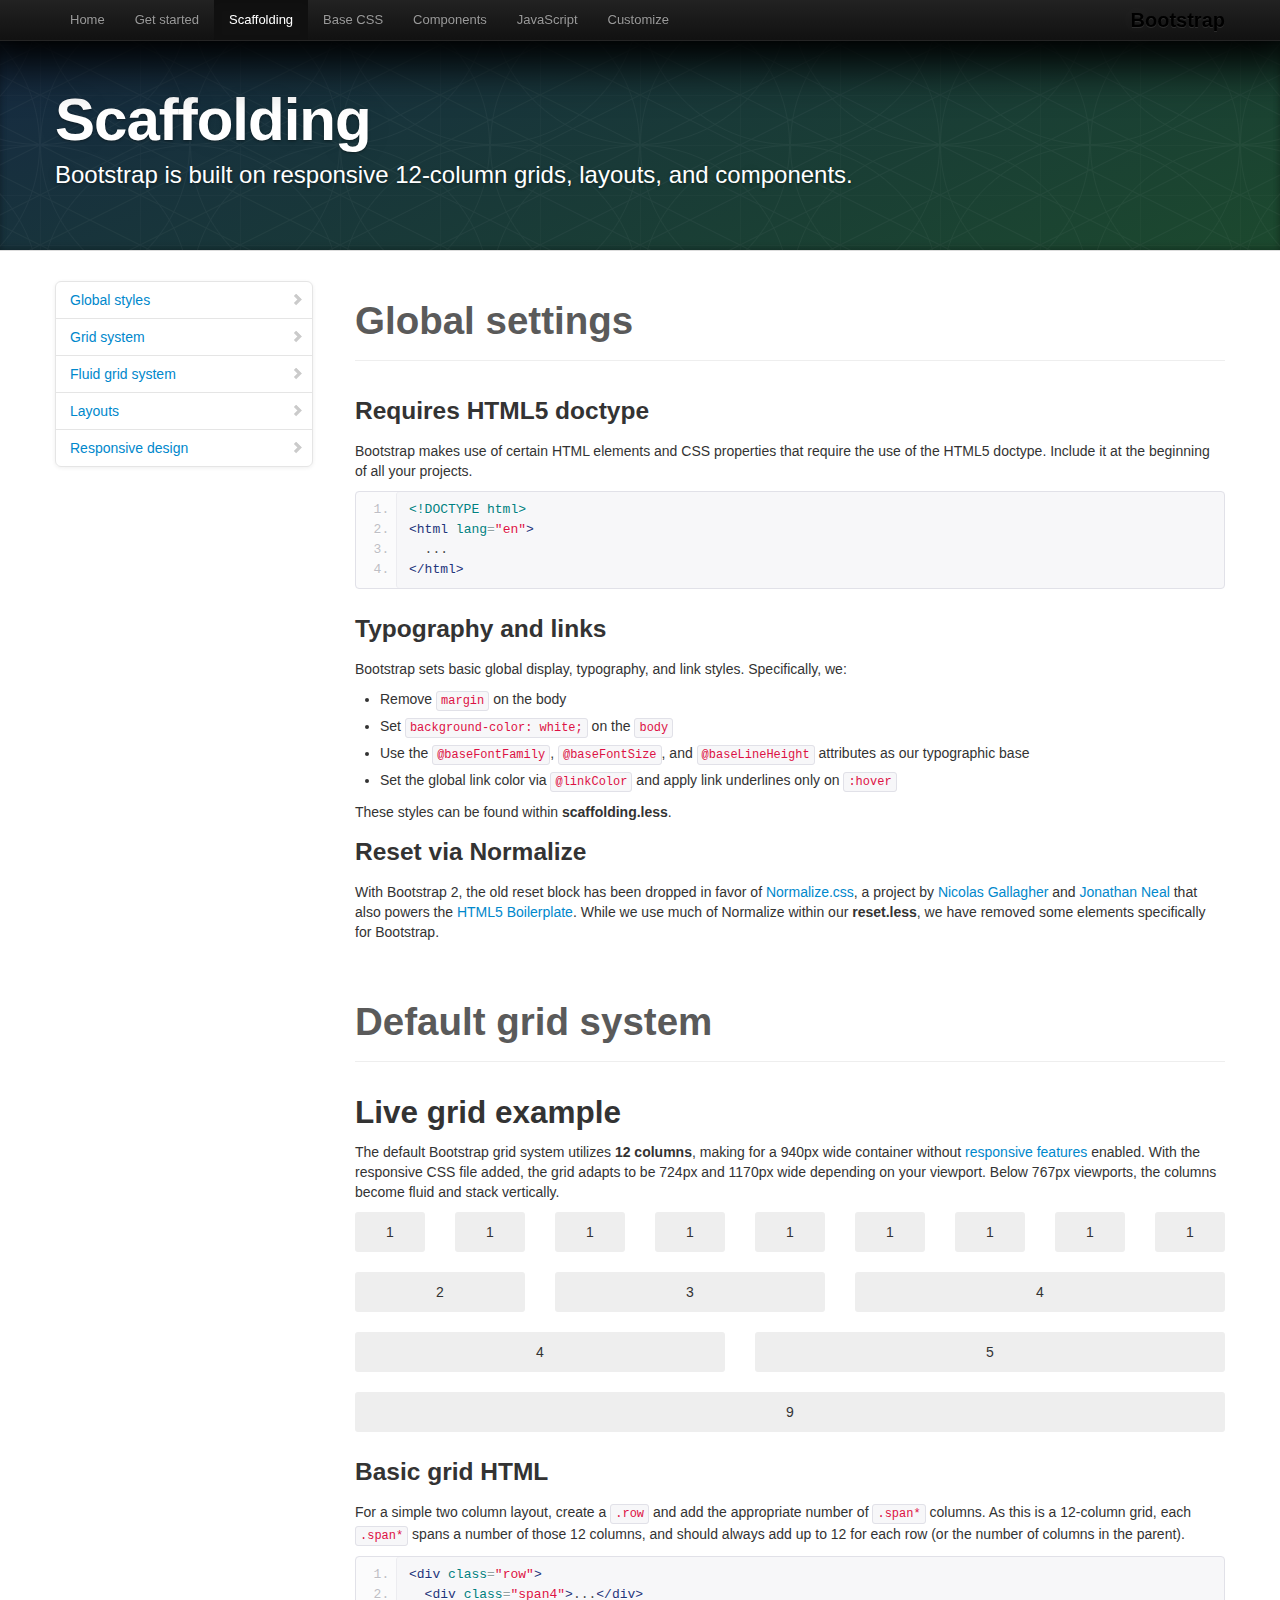
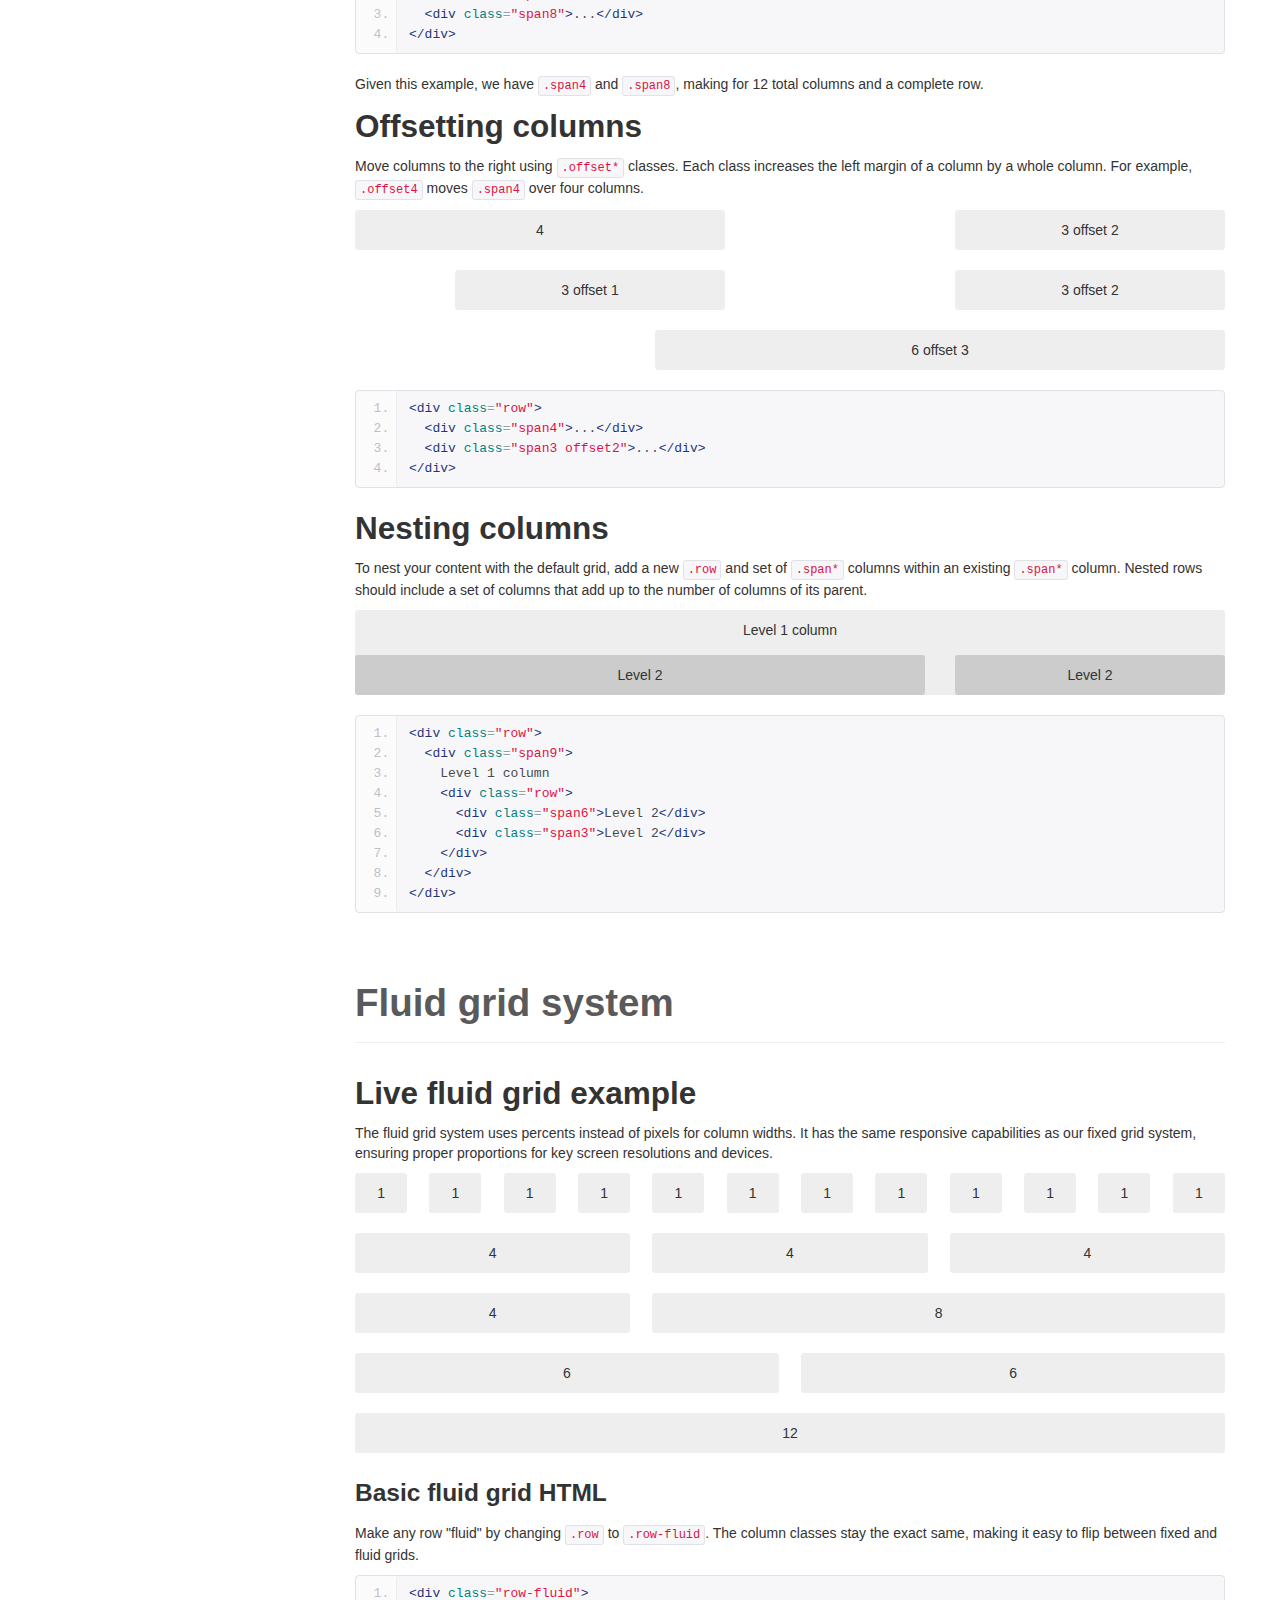
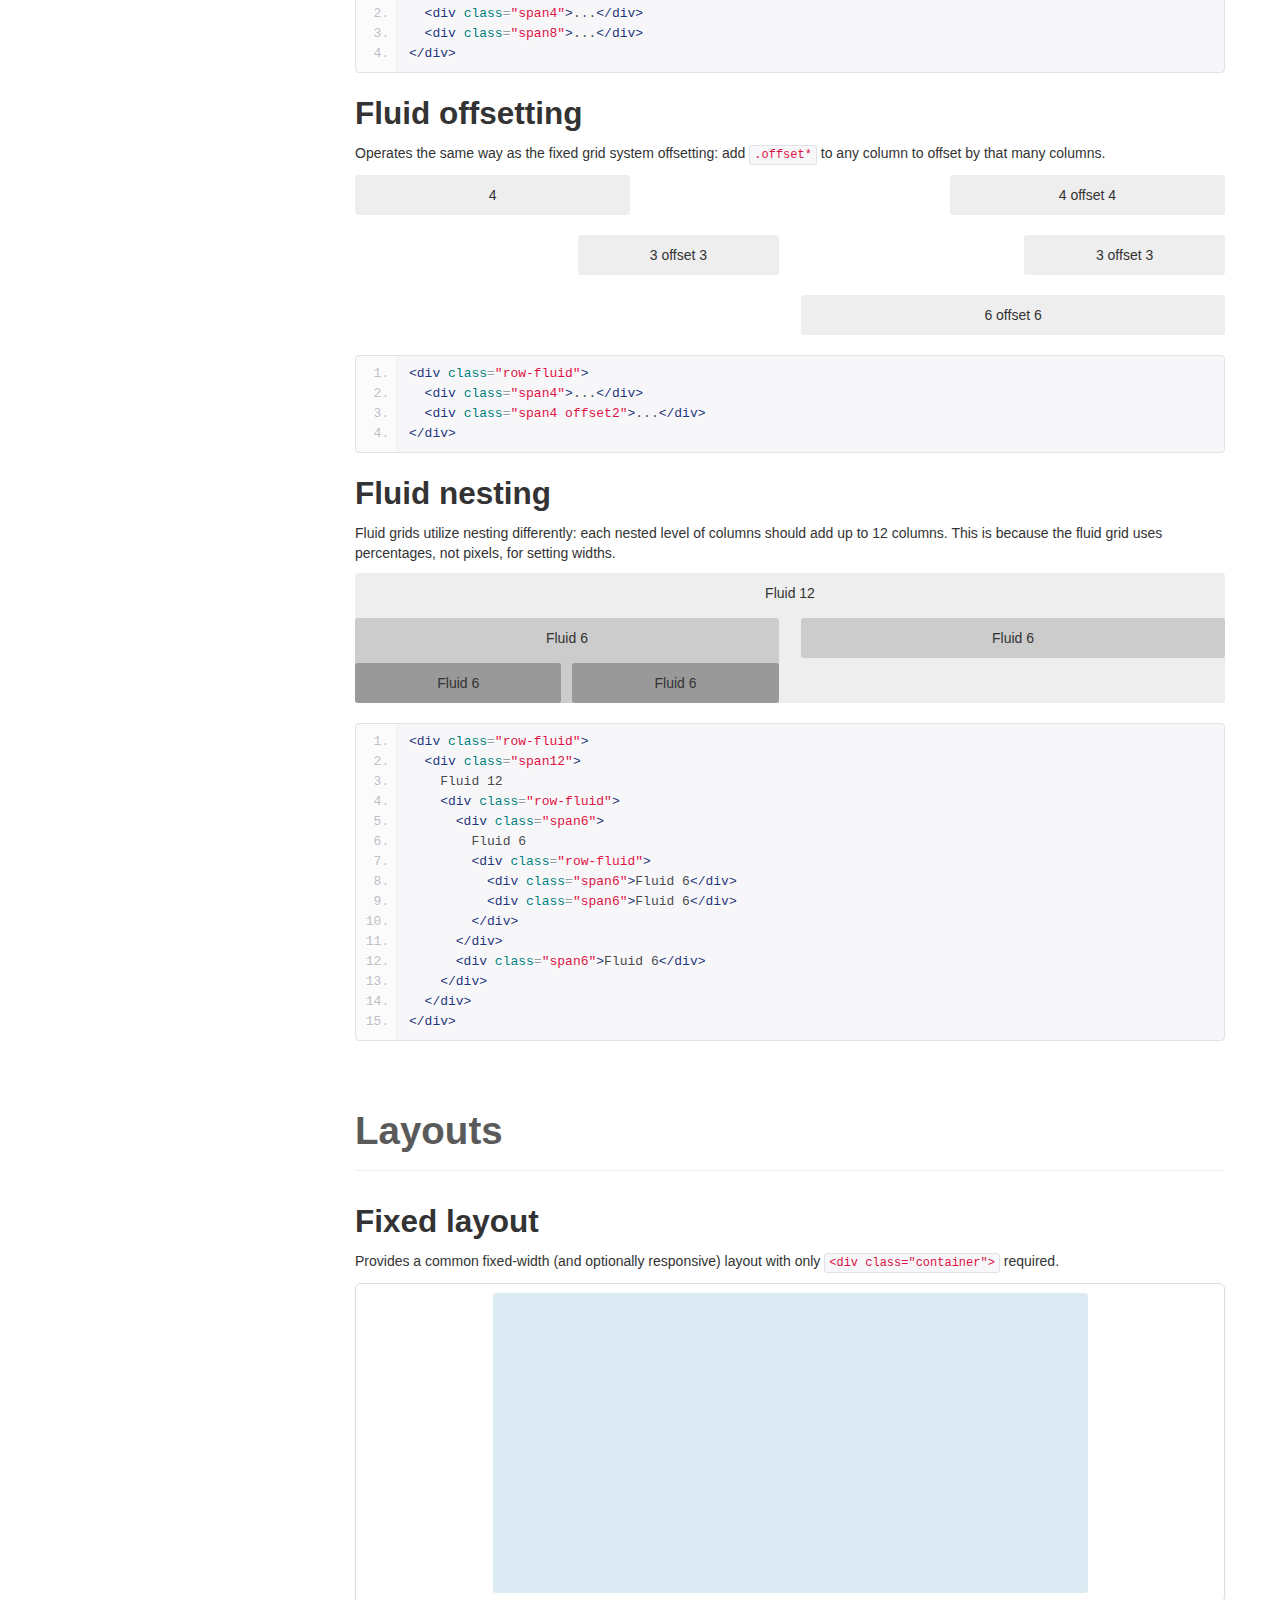
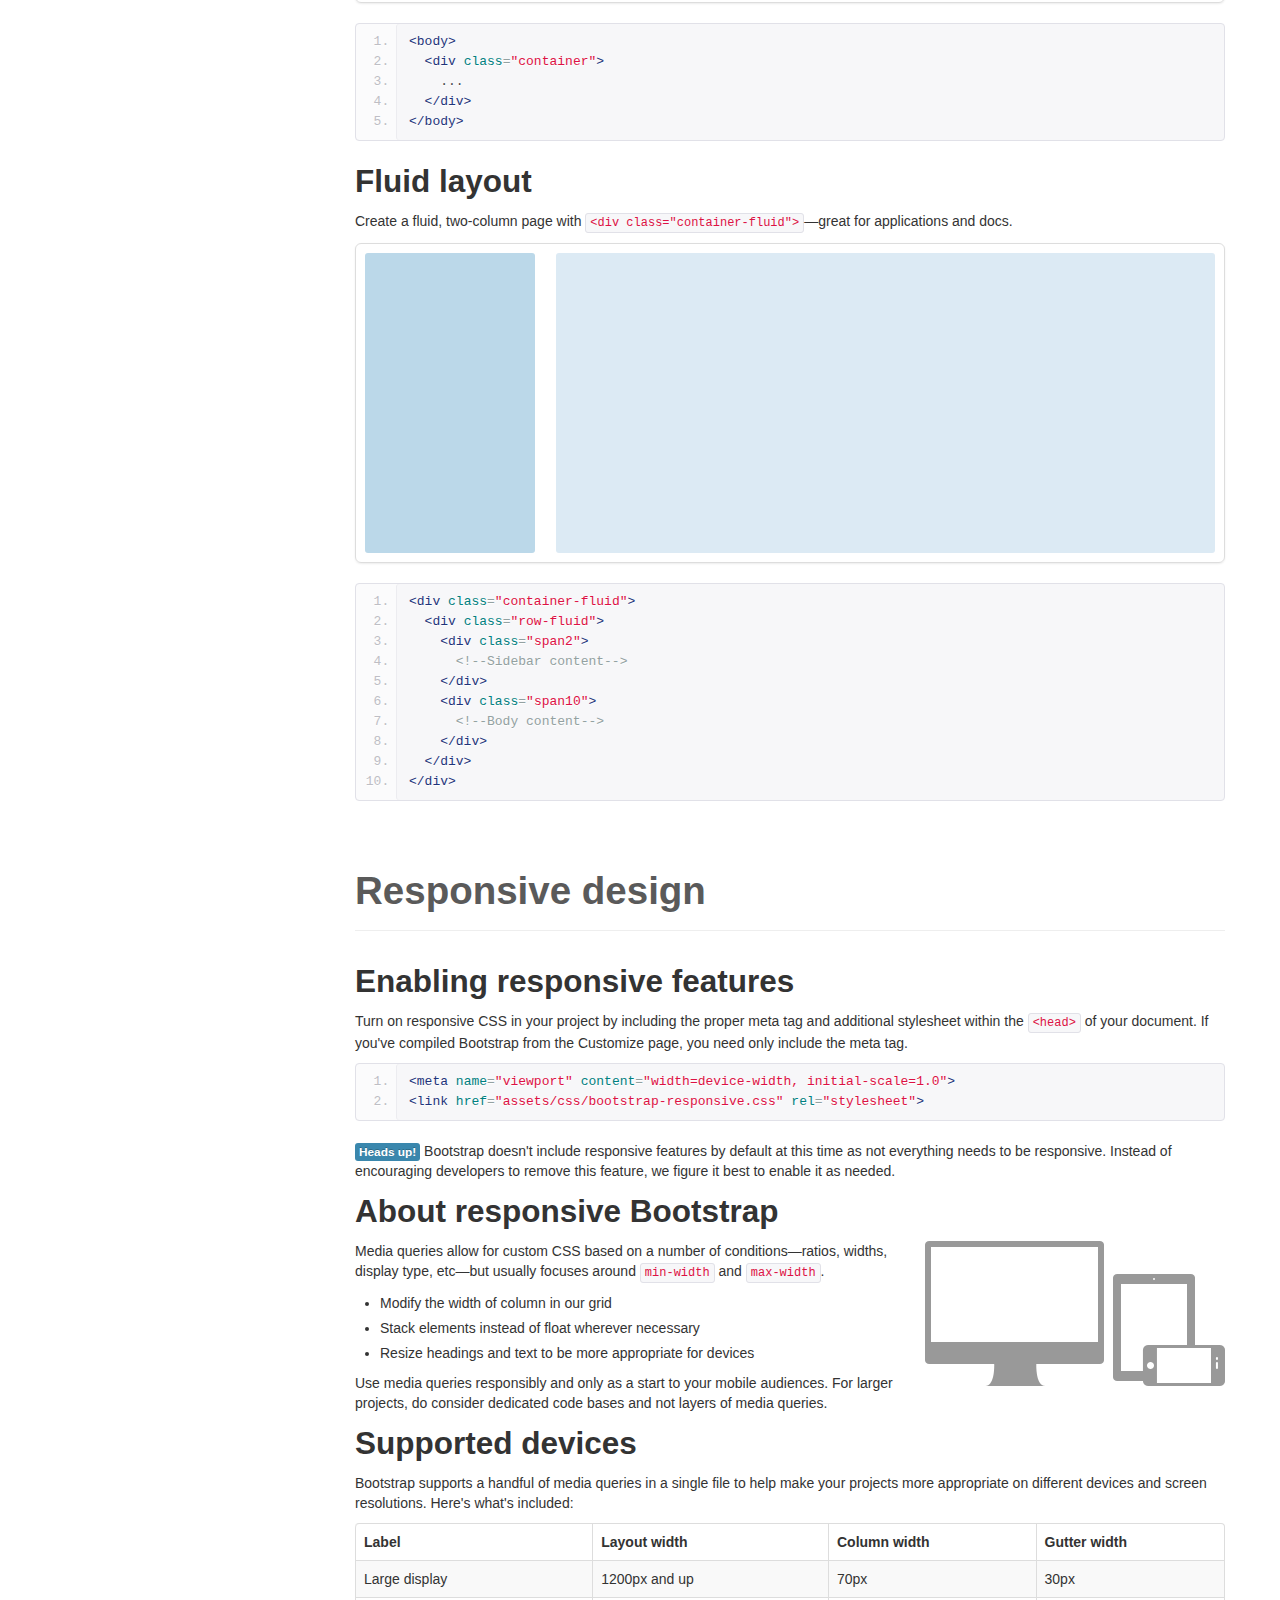
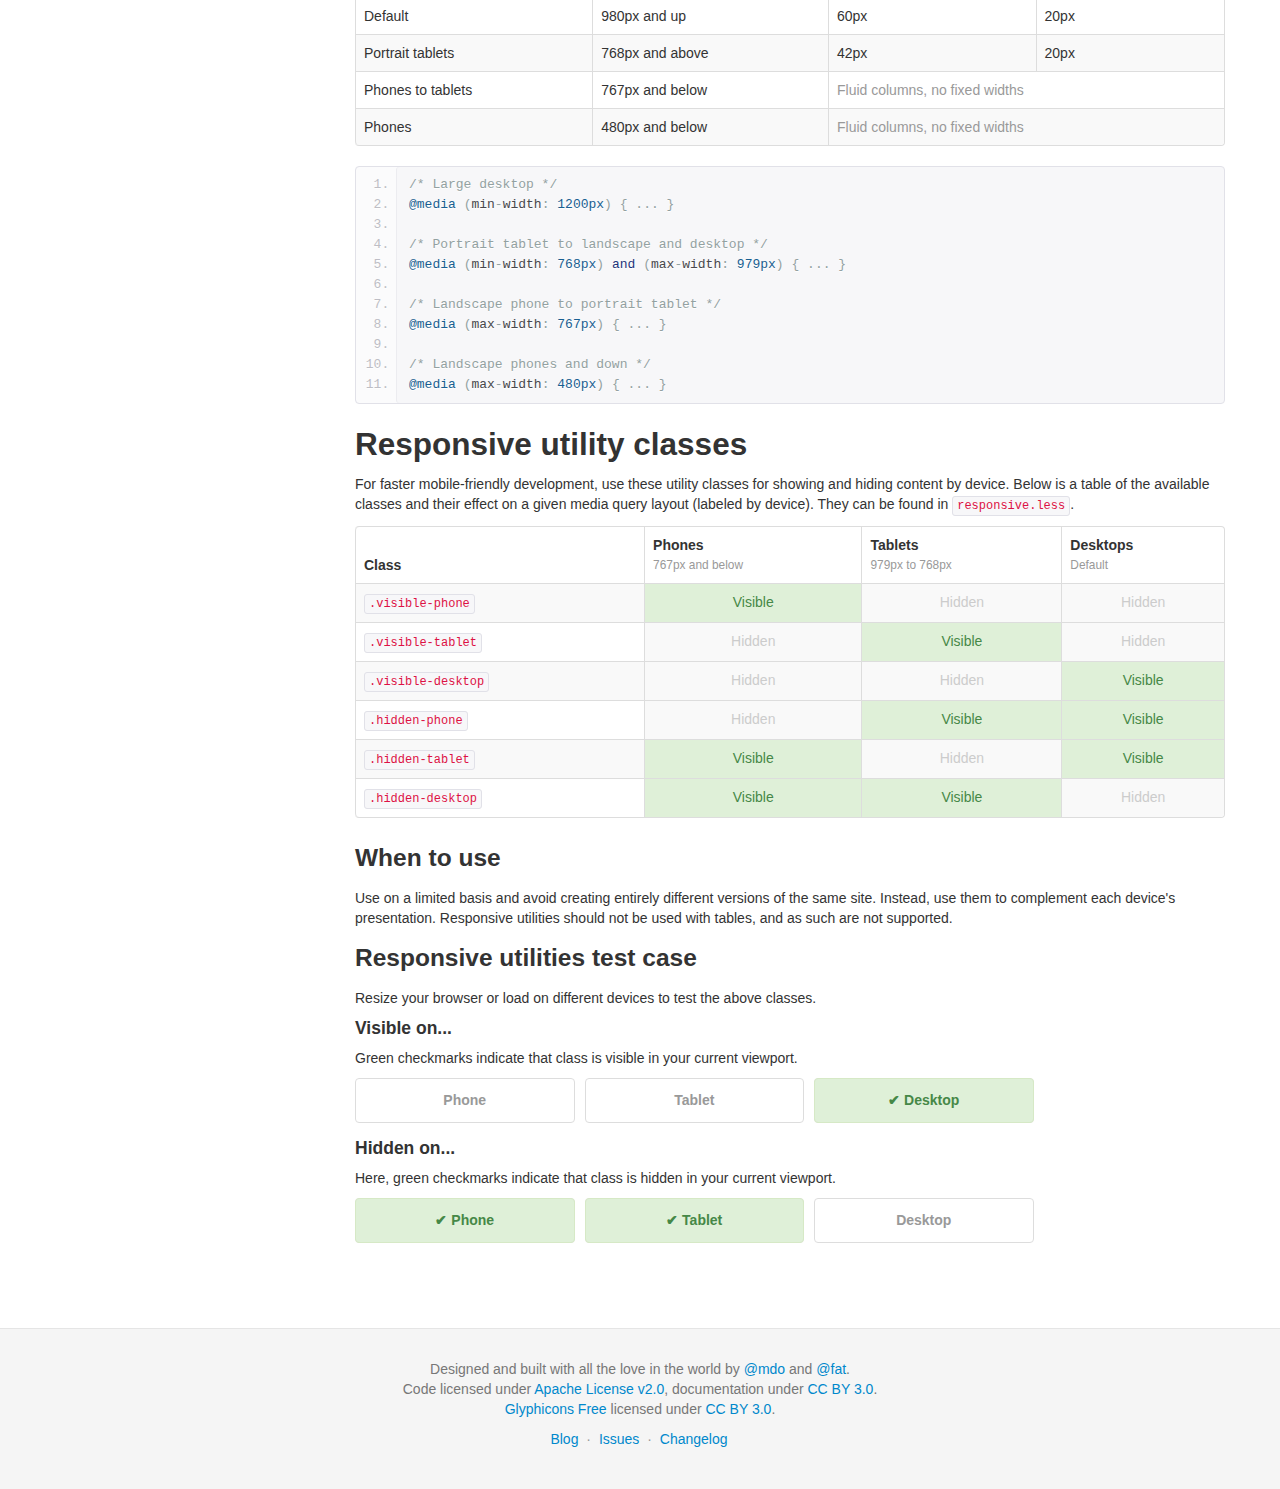
<file: scaffolding.html>
<!DOCTYPE html>
<html lang="en">
  <head>
    <meta charset="utf-8">
    <title>Scaffolding · Bootstrap</title>
    <meta name="viewport" content="width=device-width, initial-scale=1.0">
    <meta name="description" content="">
    <meta name="author" content="">

    <!-- Le styles -->
    <link href="assets/css/bootstrap.css" rel="stylesheet">
    <link href="assets/css/bootstrap-responsive.css" rel="stylesheet">
    <link href="assets/css/docs.css" rel="stylesheet">
    <link href="assets/js/google-code-prettify/prettify.css" rel="stylesheet">

    <!-- Le HTML5 shim, for IE6-8 support of HTML5 elements -->
    <!--[if lt IE 9]>
      <script src="assets/js/html5shiv.js"></script>
    <![endif]-->

    <!-- Le fav and touch icons -->
    <link rel="apple-touch-icon-precomposed" sizes="144x144" href="assets/ico/apple-touch-icon-144-precomposed.png">
    <link rel="apple-touch-icon-precomposed" sizes="114x114" href="assets/ico/apple-touch-icon-114-precomposed.png">
      <link rel="apple-touch-icon-precomposed" sizes="72x72" href="assets/ico/apple-touch-icon-72-precomposed.png">
                    <link rel="apple-touch-icon-precomposed" href="assets/ico/apple-touch-icon-57-precomposed.png">
                                   <link rel="shortcut icon" href="assets/ico/favicon.png">

  </head>

  <body data-spy="scroll" data-target=".bs-docs-sidebar">

    <!-- Navbar
    ================================================== -->
    <div class="navbar navbar-inverse navbar-fixed-top">
      <div class="navbar-inner">
        <div class="container">
          <button type="button" class="btn btn-navbar" data-toggle="collapse" data-target=".nav-collapse">
            <span class="icon-bar"></span>
            <span class="icon-bar"></span>
            <span class="icon-bar"></span>
          </button>
          <a class="brand" href="./index.html">Bootstrap</a>
          <div class="nav-collapse collapse">
            <ul class="nav">
              <li class="">
                <a href="./index.html">Home</a>
              </li>
              <li class="">
                <a href="./getting-started.html">Get started</a>
              </li>
              <li class="active">
                <a href="./scaffolding.html">Scaffolding</a>
              </li>
              <li class="">
                <a href="./base-css.html">Base CSS</a>
              </li>
              <li class="">
                <a href="./components.html">Components</a>
              </li>
              <li class="">
                <a href="./javascript.html">JavaScript</a>
              </li>
              <li class="">
                <a href="./customize.html">Customize</a>
              </li>
            </ul>
          </div>
        </div>
      </div>
    </div>

<!-- Subhead
================================================== -->
<header class="jumbotron subhead" id="overview">
  <div class="container">
    <h1>Scaffolding</h1>
    <p class="lead">Bootstrap is built on responsive 12-column grids, layouts, and components.</p>
  </div>
</header>

  <div class="container">

    <!-- Docs nav
    ================================================== -->
    <div class="row">
      <div class="span3 bs-docs-sidebar">
        <ul class="nav nav-list bs-docs-sidenav">
          <li><a href="#global"><i class="icon-chevron-right"></i> Global styles</a></li>
          <li><a href="#gridSystem"><i class="icon-chevron-right"></i> Grid system</a></li>
          <li><a href="#fluidGridSystem"><i class="icon-chevron-right"></i> Fluid grid system</a></li>
          <li><a href="#layouts"><i class="icon-chevron-right"></i> Layouts</a></li>
          <li><a href="#responsive"><i class="icon-chevron-right"></i> Responsive design</a></li>
        </ul>
      </div>
      <div class="span9">



        <!-- Global Bootstrap settings
        ================================================== -->
        <section id="global">
          <div class="page-header">
            <h1>Global settings</h1>
          </div>

          <h3>Requires HTML5 doctype</h3>
          <p>Bootstrap makes use of certain HTML elements and CSS properties that require the use of the HTML5 doctype. Include it at the beginning of all your projects.</p>
<pre class="prettyprint linenums">
&lt;!DOCTYPE html&gt;
&lt;html lang="en"&gt;
  ...
&lt;/html&gt;
</pre>

          <h3>Typography and links</h3>
          <p>Bootstrap sets basic global display, typography, and link styles. Specifically, we:</p>
          <ul>
            <li>Remove <code>margin</code> on the body</li>
            <li>Set <code>background-color: white;</code> on the <code>body</code></li>
            <li>Use the <code>@baseFontFamily</code>, <code>@baseFontSize</code>, and <code>@baseLineHeight</code> attributes as our typographic base</li>
            <li>Set the global link color via <code>@linkColor</code> and apply link underlines only on <code>:hover</code></li>
          </ul>
          <p>These styles can be found within <strong>scaffolding.less</strong>.</p>

          <h3>Reset via Normalize</h3>
          <p>With Bootstrap 2, the old reset block has been dropped in favor of <a href="http://necolas.github.com/normalize.css/" target="_blank">Normalize.css</a>, a project by <a href="http://twitter.com/necolas" target="_blank">Nicolas Gallagher</a> and <a href="http://twitter.com/jon_neal" target="_blank">Jonathan Neal</a> that also powers the <a href="http://html5boilerplate.com" target="_blank">HTML5 Boilerplate</a>. While we use much of Normalize within our <strong>reset.less</strong>, we have removed some elements specifically for Bootstrap.</p>

        </section>




        <!-- Grid system
        ================================================== -->
        <section id="gridSystem">
          <div class="page-header">
            <h1>Default grid system</h1>
          </div>

          <h2>Live grid example</h2>
          <p>The default Bootstrap grid system utilizes <strong>12 columns</strong>, making for a 940px wide container without <a href="./scaffolding.html#responsive">responsive features</a> enabled. With the responsive CSS file added, the grid adapts to be 724px and 1170px wide depending on your viewport. Below 767px viewports, the columns become fluid and stack vertically.</p>
          <div class="bs-docs-grid">
            <div class="row show-grid">
              <div class="span1">1</div>
              <div class="span1">1</div>
              <div class="span1">1</div>
              <div class="span1">1</div>
              <div class="span1">1</div>
              <div class="span1">1</div>
              <div class="span1">1</div>
              <div class="span1">1</div>
              <div class="span1">1</div>
            </div>
            <div class="row show-grid">
              <div class="span2">2</div>
              <div class="span3">3</div>
              <div class="span4">4</div>
            </div>
            <div class="row show-grid">
              <div class="span4">4</div>
              <div class="span5">5</div>
            </div>
            <div class="row show-grid">
              <div class="span9">9</div>
            </div>
          </div>

          <h3>Basic grid HTML</h3>
          <p>For a simple two column layout, create a <code>.row</code> and add the appropriate number of <code>.span*</code> columns. As this is a 12-column grid, each <code>.span*</code> spans a number of those 12 columns, and should always add up to 12 for each row (or the number of columns in the parent).</p>
<pre class="prettyprint linenums">
&lt;div class="row"&gt;
  &lt;div class="span4"&gt;...&lt;/div&gt;
  &lt;div class="span8"&gt;...&lt;/div&gt;
&lt;/div&gt;
</pre>
          <p>Given this example, we have <code>.span4</code> and <code>.span8</code>, making for 12 total columns and a complete row.</p>

          <h2>Offsetting columns</h2>
          <p>Move columns to the right using <code>.offset*</code> classes. Each class increases the left margin of a column by a whole column. For example, <code>.offset4</code> moves <code>.span4</code> over four columns.</p>
          <div class="bs-docs-grid">
            <div class="row show-grid">
              <div class="span4">4</div>
              <div class="span3 offset2">3 offset 2</div>
            </div><!-- /row -->
            <div class="row show-grid">
              <div class="span3 offset1">3 offset 1</div>
              <div class="span3 offset2">3 offset 2</div>
            </div><!-- /row -->
            <div class="row show-grid">
              <div class="span6 offset3">6 offset 3</div>
            </div><!-- /row -->
          </div>
<pre class="prettyprint linenums">
&lt;div class="row"&gt;
  &lt;div class="span4"&gt;...&lt;/div&gt;
  &lt;div class="span3 offset2"&gt;...&lt;/div&gt;
&lt;/div&gt;
</pre>

          <h2>Nesting columns</h2>
          <p>To nest your content with the default grid, add a new <code>.row</code> and set of <code>.span*</code> columns within an existing <code>.span*</code> column. Nested rows should include a set of columns that add up to the number of columns of its parent.</p>
          <div class="row show-grid">
            <div class="span9">
              Level 1 column
              <div class="row show-grid">
                <div class="span6">
                  Level 2
                </div>
                <div class="span3">
                  Level 2
                </div>
              </div>
            </div>
          </div>
<pre class="prettyprint linenums">
&lt;div class="row"&gt;
  &lt;div class="span9"&gt;
    Level 1 column
    &lt;div class="row"&gt;
      &lt;div class="span6"&gt;Level 2&lt;/div&gt;
      &lt;div class="span3"&gt;Level 2&lt;/div&gt;
    &lt;/div&gt;
  &lt;/div&gt;
&lt;/div&gt;
</pre>
        </section>



        <!-- Fluid grid system
        ================================================== -->
        <section id="fluidGridSystem">
          <div class="page-header">
            <h1>Fluid grid system</h1>
          </div>

          <h2>Live fluid grid example</h2>
          <p>The fluid grid system uses percents instead of pixels for column widths. It has the same responsive capabilities as our fixed grid system, ensuring proper proportions for key screen resolutions and devices.</p>
          <div class="bs-docs-grid">
            <div class="row-fluid show-grid">
              <div class="span1">1</div>
              <div class="span1">1</div>
              <div class="span1">1</div>
              <div class="span1">1</div>
              <div class="span1">1</div>
              <div class="span1">1</div>
              <div class="span1">1</div>
              <div class="span1">1</div>
              <div class="span1">1</div>
              <div class="span1">1</div>
              <div class="span1">1</div>
              <div class="span1">1</div>
            </div>
            <div class="row-fluid show-grid">
              <div class="span4">4</div>
              <div class="span4">4</div>
              <div class="span4">4</div>
            </div>
            <div class="row-fluid show-grid">
              <div class="span4">4</div>
              <div class="span8">8</div>
            </div>
            <div class="row-fluid show-grid">
              <div class="span6">6</div>
              <div class="span6">6</div>
            </div>
            <div class="row-fluid show-grid">
              <div class="span12">12</div>
            </div>
          </div>

          <h3>Basic fluid grid HTML</h3>
          <p>Make any row "fluid" by changing <code>.row</code> to <code>.row-fluid</code>. The column classes stay the exact same, making it easy to flip between fixed and fluid grids.</p>
<pre class="prettyprint linenums">
&lt;div class="row-fluid"&gt;
  &lt;div class="span4"&gt;...&lt;/div&gt;
  &lt;div class="span8"&gt;...&lt;/div&gt;
&lt;/div&gt;
</pre>

          <h2>Fluid offsetting</h2>
          <p>Operates the same way as the fixed grid system offsetting: add <code>.offset*</code> to any column to offset by that many columns.</p>
          <div class="bs-docs-grid">
            <div class="row-fluid show-grid">
              <div class="span4">4</div>
              <div class="span4 offset4">4 offset 4</div>
            </div><!-- /row -->
            <div class="row-fluid show-grid">
              <div class="span3 offset3">3 offset 3</div>
              <div class="span3 offset3">3 offset 3</div>
            </div><!-- /row -->
            <div class="row-fluid show-grid">
              <div class="span6 offset6">6 offset 6</div>
            </div><!-- /row -->
          </div>
<pre class="prettyprint linenums">
&lt;div class="row-fluid"&gt;
  &lt;div class="span4"&gt;...&lt;/div&gt;
  &lt;div class="span4 offset2"&gt;...&lt;/div&gt;
&lt;/div&gt;
</pre>

          <h2>Fluid nesting</h2>
          <p>Fluid grids utilize nesting differently: each nested level of columns should add up to 12 columns. This is because the fluid grid uses percentages, not pixels, for setting widths.</p>
          <div class="row-fluid show-grid">
            <div class="span12">
              Fluid 12
              <div class="row-fluid show-grid">
                <div class="span6">
                  Fluid 6
                  <div class="row-fluid show-grid">
                    <div class="span6">
                      Fluid 6
                    </div>
                    <div class="span6">
                      Fluid 6
                    </div>
                  </div>
                </div>
                <div class="span6">
                  Fluid 6
                </div>
              </div>
            </div>
          </div>
<pre class="prettyprint linenums">
&lt;div class="row-fluid"&gt;
  &lt;div class="span12"&gt;
    Fluid 12
    &lt;div class="row-fluid"&gt;
      &lt;div class="span6"&gt;
        Fluid 6
        &lt;div class="row-fluid"&gt;
          &lt;div class="span6"&gt;Fluid 6&lt;/div&gt;
          &lt;div class="span6"&gt;Fluid 6&lt;/div&gt;
        &lt;/div&gt;
      &lt;/div&gt;
      &lt;div class="span6"&gt;Fluid 6&lt;/div&gt;
    &lt;/div&gt;
  &lt;/div&gt;
&lt;/div&gt;
</pre>

        </section>




        <!-- Layouts (Default and fluid)
        ================================================== -->
        <section id="layouts">
          <div class="page-header">
            <h1>Layouts</h1>
          </div>

          <h2>Fixed layout</h2>
          <p>Provides a common fixed-width (and optionally responsive) layout with only <code>&lt;div class="container"&gt;</code> required.</p>
          <div class="mini-layout">
            <div class="mini-layout-body"></div>
          </div>
<pre class="prettyprint linenums">
&lt;body&gt;
  &lt;div class="container"&gt;
    ...
  &lt;/div&gt;
&lt;/body&gt;
</pre>

          <h2>Fluid layout</h2>
          <p>Create a fluid, two-column page with <code>&lt;div class="container-fluid"&gt;</code>&mdash;great for applications and docs.</p>
          <div class="mini-layout fluid">
            <div class="mini-layout-sidebar"></div>
            <div class="mini-layout-body"></div>
          </div>
<pre class="prettyprint linenums">
&lt;div class="container-fluid"&gt;
  &lt;div class="row-fluid"&gt;
    &lt;div class="span2"&gt;
      &lt;!--Sidebar content--&gt;
    &lt;/div&gt;
    &lt;div class="span10"&gt;
      &lt;!--Body content--&gt;
    &lt;/div&gt;
  &lt;/div&gt;
&lt;/div&gt;
</pre>
        </section>




        <!-- Responsive design
        ================================================== -->
        <section id="responsive">
          <div class="page-header">
            <h1>Responsive design</h1>
          </div>

          <h2>Enabling responsive features</h2>
          <p>Turn on responsive CSS in your project by including the proper meta tag and additional stylesheet within the <code>&lt;head&gt;</code> of your document. If you've compiled Bootstrap from the Customize page, you need only include the meta tag.</p>
<pre class="prettyprint linenums">
&lt;meta name="viewport" content="width=device-width, initial-scale=1.0"&gt;
&lt;link href="assets/css/bootstrap-responsive.css" rel="stylesheet"&gt;
</pre>
          <p><span class="label label-info">Heads up!</span>  Bootstrap doesn't include responsive features by default at this time as not everything needs to be responsive. Instead of encouraging developers to remove this feature, we figure it best to enable it as needed.</p>

          <h2>About responsive Bootstrap</h2>
          <img src="assets/img/responsive-illustrations.png" alt="Responsive devices" style="float: right; margin: 0 0 20px 20px;">
          <p>Media queries allow for custom CSS based on a number of conditions&mdash;ratios, widths, display type, etc&mdash;but usually focuses around <code>min-width</code> and <code>max-width</code>.</p>
          <ul>
            <li>Modify the width of column in our grid</li>
            <li>Stack elements instead of float wherever necessary</li>
            <li>Resize headings and text to be more appropriate for devices</li>
          </ul>
          <p>Use media queries responsibly and only as a start to your mobile audiences. For larger projects, do consider dedicated code bases and not layers of media queries.</p>

          <h2>Supported devices</h2>
          <p>Bootstrap supports a handful of media queries in a single file to help make your projects more appropriate on different devices and screen resolutions. Here's what's included:</p>
          <table class="table table-bordered table-striped">
            <thead>
              <tr>
                <th>Label</th>
                <th>Layout width</th>
                <th>Column width</th>
                <th>Gutter width</th>
              </tr>
            </thead>
            <tbody>
              <tr>
                <td>Large display</td>
                <td>1200px and up</td>
                <td>70px</td>
                <td>30px</td>
              </tr>
              <tr>
                <td>Default</td>
                <td>980px and up</td>
                <td>60px</td>
                <td>20px</td>
              </tr>
              <tr>
                <td>Portrait tablets</td>
                <td>768px and above</td>
                <td>42px</td>
                <td>20px</td>
              </tr>
              <tr>
                <td>Phones to tablets</td>
                <td>767px and below</td>
                <td class="muted" colspan="2">Fluid columns, no fixed widths</td>
              </tr>
              <tr>
                <td>Phones</td>
                <td>480px and below</td>
                <td class="muted" colspan="2">Fluid columns, no fixed widths</td>
              </tr>
            </tbody>
          </table>
<pre class="prettyprint linenums">
/* Large desktop */
@media (min-width: 1200px) { ... }

/* Portrait tablet to landscape and desktop */
@media (min-width: 768px) and (max-width: 979px) { ... }

/* Landscape phone to portrait tablet */
@media (max-width: 767px) { ... }

/* Landscape phones and down */
@media (max-width: 480px) { ... }
</pre>


          <h2>Responsive utility classes</h2>
          <p>For faster mobile-friendly development, use these utility classes for showing and hiding content by device. Below is a table of the available classes and their effect on a given media query layout (labeled by device). They can be found in <code>responsive.less</code>.</p>
          <table class="table table-bordered table-striped responsive-utilities">
            <thead>
              <tr>
                <th>Class</th>
                <th>Phones <small>767px and below</small></th>
                <th>Tablets <small>979px to 768px</small></th>
                <th>Desktops <small>Default</small></th>
              </tr>
            </thead>
            <tbody>
              <tr>
                <th><code>.visible-phone</code></th>
                <td class="is-visible">Visible</td>
                <td class="is-hidden">Hidden</td>
                <td class="is-hidden">Hidden</td>
              </tr>
              <tr>
                <th><code>.visible-tablet</code></th>
                <td class="is-hidden">Hidden</td>
                <td class="is-visible">Visible</td>
                <td class="is-hidden">Hidden</td>
              </tr>
              <tr>
                <th><code>.visible-desktop</code></th>
                <td class="is-hidden">Hidden</td>
                <td class="is-hidden">Hidden</td>
                <td class="is-visible">Visible</td>
              </tr>
              <tr>
                <th><code>.hidden-phone</code></th>
                <td class="is-hidden">Hidden</td>
                <td class="is-visible">Visible</td>
                <td class="is-visible">Visible</td>
              </tr>
              <tr>
                <th><code>.hidden-tablet</code></th>
                <td class="is-visible">Visible</td>
                <td class="is-hidden">Hidden</td>
                <td class="is-visible">Visible</td>
              </tr>
              <tr>
                <th><code>.hidden-desktop</code></th>
                <td class="is-visible">Visible</td>
                <td class="is-visible">Visible</td>
                <td class="is-hidden">Hidden</td>
              </tr>
            </tbody>
          </table>

          <h3>When to use</h3>
          <p>Use on a limited basis and avoid creating entirely different versions of the same site. Instead, use them to complement each device's presentation. Responsive utilities should not be used with tables, and as such are not supported.</p>

          <h3>Responsive utilities test case</h3>
          <p>Resize your browser or load on different devices to test the above classes.</p>
          <h4>Visible on...</h4>
          <p>Green checkmarks indicate that class is visible in your current viewport.</p>
          <ul class="responsive-utilities-test">
            <li>Phone<span class="visible-phone">&#10004; Phone</span></li>
            <li>Tablet<span class="visible-tablet">&#10004; Tablet</span></li>
            <li>Desktop<span class="visible-desktop">&#10004; Desktop</span></li>
          </ul>
          <h4>Hidden on...</h4>
          <p>Here, green checkmarks indicate that class is hidden in your current viewport.</p>
          <ul class="responsive-utilities-test hidden-on">
            <li>Phone<span class="hidden-phone">&#10004; Phone</span></li>
            <li>Tablet<span class="hidden-tablet">&#10004; Tablet</span></li>
            <li>Desktop<span class="hidden-desktop">&#10004; Desktop</span></li>
          </ul>

        </section>



      </div>
    </div>

  </div>



    <!-- Footer
    ================================================== -->
    <footer class="footer">
      <div class="container">
        <p>Designed and built with all the love in the world by <a href="http://twitter.com/mdo" target="_blank">@mdo</a> and <a href="http://twitter.com/fat" target="_blank">@fat</a>.</p>
        <p>Code licensed under <a href="http://www.apache.org/licenses/LICENSE-2.0" target="_blank">Apache License v2.0</a>, documentation under <a href="http://creativecommons.org/licenses/by/3.0/">CC BY 3.0</a>.</p>
        <p><a href="http://glyphicons.com">Glyphicons Free</a> licensed under <a href="http://creativecommons.org/licenses/by/3.0/">CC BY 3.0</a>.</p>
        <ul class="footer-links">
          <li><a href="http://blog.getbootstrap.com">Blog</a></li>
          <li class="muted">&middot;</li>
          <li><a href="https://github.com/twitter/bootstrap/issues?state=open">Issues</a></li>
          <li class="muted">&middot;</li>
          <li><a href="https://github.com/twitter/bootstrap/blob/master/CHANGELOG.md">Changelog</a></li>
        </ul>
      </div>
    </footer>



    <!-- Le javascript
    ================================================== -->
    <!-- Placed at the end of the document so the pages load faster -->
    <script type="text/javascript" src="http://platform.twitter.com/widgets.js"></script>
    <script src="assets/js/jquery.js"></script>
    <script src="assets/js/bootstrap-transition.js"></script>
    <script src="assets/js/bootstrap-alert.js"></script>
    <script src="assets/js/bootstrap-modal.js"></script>
    <script src="assets/js/bootstrap-dropdown.js"></script>
    <script src="assets/js/bootstrap-scrollspy.js"></script>
    <script src="assets/js/bootstrap-tab.js"></script>
    <script src="assets/js/bootstrap-tooltip.js"></script>
    <script src="assets/js/bootstrap-popover.js"></script>
    <script src="assets/js/bootstrap-button.js"></script>
    <script src="assets/js/bootstrap-collapse.js"></script>
    <script src="assets/js/bootstrap-carousel.js"></script>
    <script src="assets/js/bootstrap-typeahead.js"></script>
    <script src="assets/js/bootstrap-affix.js"></script>

    <script src="assets/js/holder/holder.js"></script>
    <script src="assets/js/google-code-prettify/prettify.js"></script>

    <script src="assets/js/application.js"></script>



  </body>
</html>
</file>
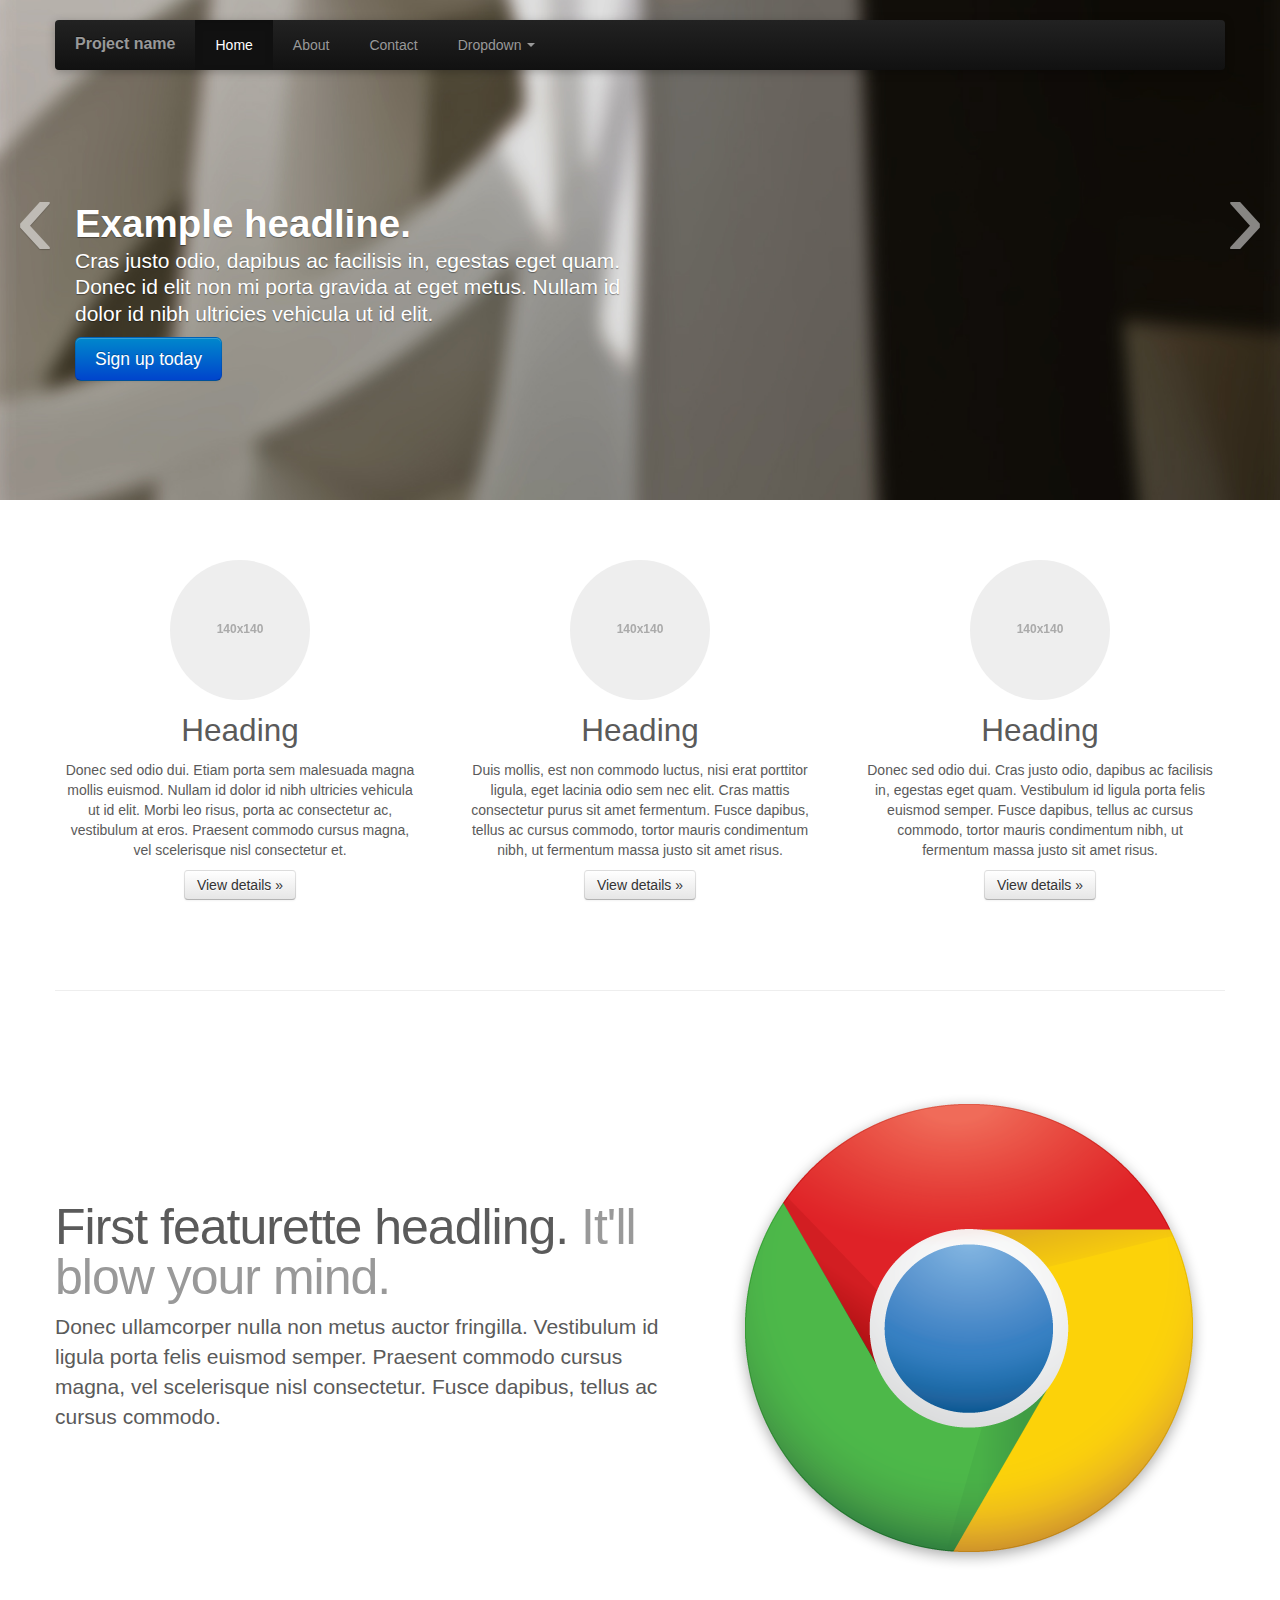
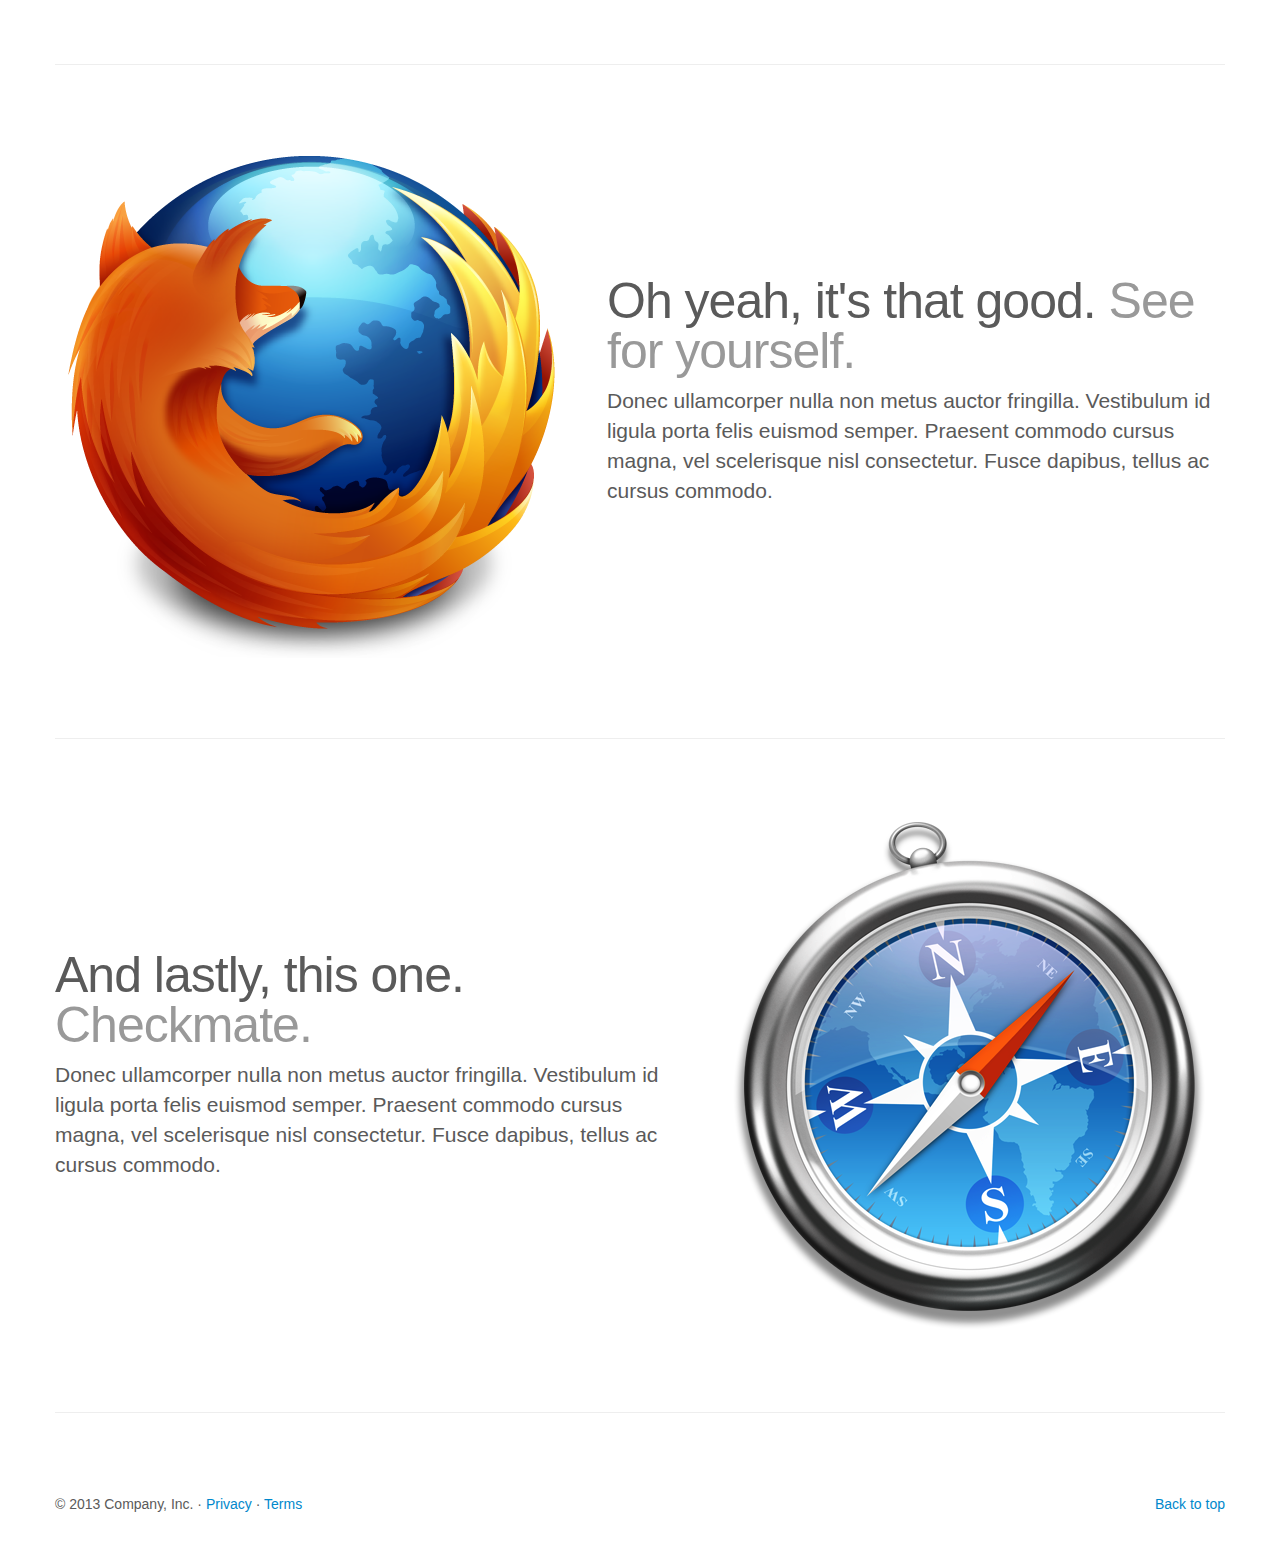
<file: examples/carousel.html>
<!DOCTYPE html>
<html lang="en">
  <head>
    <meta charset="utf-8">
    <title>Carousel Template &middot; Bootstrap</title>
    <meta name="viewport" content="width=device-width, initial-scale=1.0">
    <meta name="description" content="">
    <meta name="author" content="">

    <!-- Le styles -->
    <link href="../assets/css/bootstrap.css" rel="stylesheet">
    <link href="../assets/css/bootstrap-responsive.css" rel="stylesheet">
    <style>

    /* GLOBAL STYLES
    -------------------------------------------------- */
    /* Padding below the footer and lighter body text */

    body {
      padding-bottom: 40px;
      color: #5a5a5a;
    }



    /* CUSTOMIZE THE NAVBAR
    -------------------------------------------------- */

    /* Special class on .container surrounding .navbar, used for positioning it into place. */
    .navbar-wrapper {
      position: absolute;
      top: 0;
      left: 0;
      right: 0;
      z-index: 10;
      margin-top: 20px;
      margin-bottom: -90px; /* Negative margin to pull up carousel. 90px is roughly margins and height of navbar. */
    }
    .navbar-wrapper .navbar {

    }

    /* Remove border and change up box shadow for more contrast */
    .navbar .navbar-inner {
      border: 0;
      -webkit-box-shadow: 0 2px 10px rgba(0,0,0,.25);
         -moz-box-shadow: 0 2px 10px rgba(0,0,0,.25);
              box-shadow: 0 2px 10px rgba(0,0,0,.25);
    }

    /* Downsize the brand/project name a bit */
    .navbar .brand {
      padding: 14px 20px 16px; /* Increase vertical padding to match navbar links */
      font-size: 16px;
      font-weight: bold;
      text-shadow: 0 -1px 0 rgba(0,0,0,.5);
    }

    /* Navbar links: increase padding for taller navbar */
    .navbar .nav > li > a {
      padding: 15px 20px;
    }

    /* Offset the responsive button for proper vertical alignment */
    .navbar .btn-navbar {
      margin-top: 10px;
    }



    /* CUSTOMIZE THE CAROUSEL
    -------------------------------------------------- */

    /* Carousel base class */
    .carousel {
      margin-bottom: 60px;
    }

    .carousel .container {
      position: relative;
      z-index: 9;
    }

    .carousel-control {
      height: 80px;
      margin-top: 0;
      font-size: 120px;
      text-shadow: 0 1px 1px rgba(0,0,0,.4);
      background-color: transparent;
      border: 0;
      z-index: 10;
    }

    .carousel .item {
      height: 500px;
    }
    .carousel img {
      position: absolute;
      top: 0;
      left: 0;
      min-width: 100%;
      height: 500px;
    }

    .carousel-caption {
      background-color: transparent;
      position: static;
      max-width: 550px;
      padding: 0 20px;
      margin-top: 200px;
    }
    .carousel-caption h1,
    .carousel-caption .lead {
      margin: 0;
      line-height: 1.25;
      color: #fff;
      text-shadow: 0 1px 1px rgba(0,0,0,.4);
    }
    .carousel-caption .btn {
      margin-top: 10px;
    }



    /* MARKETING CONTENT
    -------------------------------------------------- */

    /* Center align the text within the three columns below the carousel */
    .marketing .span4 {
      text-align: center;
    }
    .marketing h2 {
      font-weight: normal;
    }
    .marketing .span4 p {
      margin-left: 10px;
      margin-right: 10px;
    }


    /* Featurettes
    ------------------------- */

    .featurette-divider {
      margin: 80px 0; /* Space out the Bootstrap <hr> more */
    }
    .featurette {
      padding-top: 120px; /* Vertically center images part 1: add padding above and below text. */
      overflow: hidden; /* Vertically center images part 2: clear their floats. */
    }
    .featurette-image {
      margin-top: -120px; /* Vertically center images part 3: negative margin up the image the same amount of the padding to center it. */
    }

    /* Give some space on the sides of the floated elements so text doesn't run right into it. */
    .featurette-image.pull-left {
      margin-right: 40px;
    }
    .featurette-image.pull-right {
      margin-left: 40px;
    }

    /* Thin out the marketing headings */
    .featurette-heading {
      font-size: 50px;
      font-weight: 300;
      line-height: 1;
      letter-spacing: -1px;
    }



    /* RESPONSIVE CSS
    -------------------------------------------------- */

    @media (max-width: 979px) {

      .container.navbar-wrapper {
        margin-bottom: 0;
        width: auto;
      }
      .navbar-inner {
        border-radius: 0;
        margin: -20px 0;
      }

      .carousel .item {
        height: 500px;
      }
      .carousel img {
        width: auto;
        height: 500px;
      }

      .featurette {
        height: auto;
        padding: 0;
      }
      .featurette-image.pull-left,
      .featurette-image.pull-right {
        display: block;
        float: none;
        max-width: 40%;
        margin: 0 auto 20px;
      }
    }


    @media (max-width: 767px) {

      .navbar-inner {
        margin: -20px;
      }

      .carousel {
        margin-left: -20px;
        margin-right: -20px;
      }
      .carousel .container {

      }
      .carousel .item {
        height: 300px;
      }
      .carousel img {
        height: 300px;
      }
      .carousel-caption {
        width: 65%;
        padding: 0 70px;
        margin-top: 100px;
      }
      .carousel-caption h1 {
        font-size: 30px;
      }
      .carousel-caption .lead,
      .carousel-caption .btn {
        font-size: 18px;
      }

      .marketing .span4 + .span4 {
        margin-top: 40px;
      }

      .featurette-heading {
        font-size: 30px;
      }
      .featurette .lead {
        font-size: 18px;
        line-height: 1.5;
      }

    }
    </style>

    <!-- HTML5 shim, for IE6-8 support of HTML5 elements -->
    <!--[if lt IE 9]>
      <script src="../assets/js/html5shiv.js"></script>
    <![endif]-->

    <!-- Fav and touch icons -->
    <link rel="apple-touch-icon-precomposed" sizes="144x144" href="../assets/ico/apple-touch-icon-144-precomposed.png">
    <link rel="apple-touch-icon-precomposed" sizes="114x114" href="../assets/ico/apple-touch-icon-114-precomposed.png">
      <link rel="apple-touch-icon-precomposed" sizes="72x72" href="../assets/ico/apple-touch-icon-72-precomposed.png">
                    <link rel="apple-touch-icon-precomposed" href="../assets/ico/apple-touch-icon-57-precomposed.png">
                                   <link rel="shortcut icon" href="../assets/ico/favicon.png">
  </head>

  <body>



    <!-- NAVBAR
    ================================================== -->
    <div class="navbar-wrapper">
      <!-- Wrap the .navbar in .container to center it within the absolutely positioned parent. -->
      <div class="container">

        <div class="navbar navbar-inverse">
          <div class="navbar-inner">
            <!-- Responsive Navbar Part 1: Button for triggering responsive navbar (not covered in tutorial). Include responsive CSS to utilize. -->
            <button type="button" class="btn btn-navbar" data-toggle="collapse" data-target=".nav-collapse">
              <span class="icon-bar"></span>
              <span class="icon-bar"></span>
              <span class="icon-bar"></span>
            </button>
            <a class="brand" href="#">Project name</a>
            <!-- Responsive Navbar Part 2: Place all navbar contents you want collapsed withing .navbar-collapse.collapse. -->
            <div class="nav-collapse collapse">
              <ul class="nav">
                <li class="active"><a href="#">Home</a></li>
                <li><a href="#about">About</a></li>
                <li><a href="#contact">Contact</a></li>
                <!-- Read about Bootstrap dropdowns at http://twitter.github.com/bootstrap/javascript.html#dropdowns -->
                <li class="dropdown">
                  <a href="#" class="dropdown-toggle" data-toggle="dropdown">Dropdown <b class="caret"></b></a>
                  <ul class="dropdown-menu">
                    <li><a href="#">Action</a></li>
                    <li><a href="#">Another action</a></li>
                    <li><a href="#">Something else here</a></li>
                    <li class="divider"></li>
                    <li class="nav-header">Nav header</li>
                    <li><a href="#">Separated link</a></li>
                    <li><a href="#">One more separated link</a></li>
                  </ul>
                </li>
              </ul>
            </div><!--/.nav-collapse -->
          </div><!-- /.navbar-inner -->
        </div><!-- /.navbar -->

      </div> <!-- /.container -->
    </div><!-- /.navbar-wrapper -->



    <!-- Carousel
    ================================================== -->
    <div id="myCarousel" class="carousel slide">
      <div class="carousel-inner">
        <div class="item active">
          <img src="../assets/img/examples/slide-01.jpg" alt="">
          <div class="container">
            <div class="carousel-caption">
              <h1>Example headline.</h1>
              <p class="lead">Cras justo odio, dapibus ac facilisis in, egestas eget quam. Donec id elit non mi porta gravida at eget metus. Nullam id dolor id nibh ultricies vehicula ut id elit.</p>
              <a class="btn btn-large btn-primary" href="#">Sign up today</a>
            </div>
          </div>
        </div>
        <div class="item">
          <img src="../assets/img/examples/slide-02.jpg" alt="">
          <div class="container">
            <div class="carousel-caption">
              <h1>Another example headline.</h1>
              <p class="lead">Cras justo odio, dapibus ac facilisis in, egestas eget quam. Donec id elit non mi porta gravida at eget metus. Nullam id dolor id nibh ultricies vehicula ut id elit.</p>
              <a class="btn btn-large btn-primary" href="#">Learn more</a>
            </div>
          </div>
        </div>
        <div class="item">
          <img src="../assets/img/examples/slide-03.jpg" alt="">
          <div class="container">
            <div class="carousel-caption">
              <h1>One more for good measure.</h1>
              <p class="lead">Cras justo odio, dapibus ac facilisis in, egestas eget quam. Donec id elit non mi porta gravida at eget metus. Nullam id dolor id nibh ultricies vehicula ut id elit.</p>
              <a class="btn btn-large btn-primary" href="#">Browse gallery</a>
            </div>
          </div>
        </div>
      </div>
      <a class="left carousel-control" href="#myCarousel" data-slide="prev">&lsaquo;</a>
      <a class="right carousel-control" href="#myCarousel" data-slide="next">&rsaquo;</a>
    </div><!-- /.carousel -->



    <!-- Marketing messaging and featurettes
    ================================================== -->
    <!-- Wrap the rest of the page in another container to center all the content. -->

    <div class="container marketing">

      <!-- Three columns of text below the carousel -->
      <div class="row">
        <div class="span4">
          <img class="img-circle" data-src="holder.js/140x140">
          <h2>Heading</h2>
          <p>Donec sed odio dui. Etiam porta sem malesuada magna mollis euismod. Nullam id dolor id nibh ultricies vehicula ut id elit. Morbi leo risus, porta ac consectetur ac, vestibulum at eros. Praesent commodo cursus magna, vel scelerisque nisl consectetur et.</p>
          <p><a class="btn" href="#">View details &raquo;</a></p>
        </div><!-- /.span4 -->
        <div class="span4">
          <img class="img-circle" data-src="holder.js/140x140">
          <h2>Heading</h2>
          <p>Duis mollis, est non commodo luctus, nisi erat porttitor ligula, eget lacinia odio sem nec elit. Cras mattis consectetur purus sit amet fermentum. Fusce dapibus, tellus ac cursus commodo, tortor mauris condimentum nibh, ut fermentum massa justo sit amet risus.</p>
          <p><a class="btn" href="#">View details &raquo;</a></p>
        </div><!-- /.span4 -->
        <div class="span4">
          <img class="img-circle" data-src="holder.js/140x140">
          <h2>Heading</h2>
          <p>Donec sed odio dui. Cras justo odio, dapibus ac facilisis in, egestas eget quam. Vestibulum id ligula porta felis euismod semper. Fusce dapibus, tellus ac cursus commodo, tortor mauris condimentum nibh, ut fermentum massa justo sit amet risus.</p>
          <p><a class="btn" href="#">View details &raquo;</a></p>
        </div><!-- /.span4 -->
      </div><!-- /.row -->


      <!-- START THE FEATURETTES -->

      <hr class="featurette-divider">

      <div class="featurette">
        <img class="featurette-image pull-right" src="../assets/img/examples/browser-icon-chrome.png">
        <h2 class="featurette-heading">First featurette headling. <span class="muted">It'll blow your mind.</span></h2>
        <p class="lead">Donec ullamcorper nulla non metus auctor fringilla. Vestibulum id ligula porta felis euismod semper. Praesent commodo cursus magna, vel scelerisque nisl consectetur. Fusce dapibus, tellus ac cursus commodo.</p>
      </div>

      <hr class="featurette-divider">

      <div class="featurette">
        <img class="featurette-image pull-left" src="../assets/img/examples/browser-icon-firefox.png">
        <h2 class="featurette-heading">Oh yeah, it's that good. <span class="muted">See for yourself.</span></h2>
        <p class="lead">Donec ullamcorper nulla non metus auctor fringilla. Vestibulum id ligula porta felis euismod semper. Praesent commodo cursus magna, vel scelerisque nisl consectetur. Fusce dapibus, tellus ac cursus commodo.</p>
      </div>

      <hr class="featurette-divider">

      <div class="featurette">
        <img class="featurette-image pull-right" src="../assets/img/examples/browser-icon-safari.png">
        <h2 class="featurette-heading">And lastly, this one. <span class="muted">Checkmate.</span></h2>
        <p class="lead">Donec ullamcorper nulla non metus auctor fringilla. Vestibulum id ligula porta felis euismod semper. Praesent commodo cursus magna, vel scelerisque nisl consectetur. Fusce dapibus, tellus ac cursus commodo.</p>
      </div>

      <hr class="featurette-divider">

      <!-- /END THE FEATURETTES -->


      <!-- FOOTER -->
      <footer>
        <p class="pull-right"><a href="#">Back to top</a></p>
        <p>&copy; 2013 Company, Inc. &middot; <a href="#">Privacy</a> &middot; <a href="#">Terms</a></p>
      </footer>

    </div><!-- /.container -->



    <!-- Le javascript
    ================================================== -->
    <!-- Placed at the end of the document so the pages load faster -->
    <script src="../assets/js/jquery.js"></script>
    <script src="../assets/js/bootstrap-transition.js"></script>
    <script src="../assets/js/bootstrap-alert.js"></script>
    <script src="../assets/js/bootstrap-modal.js"></script>
    <script src="../assets/js/bootstrap-dropdown.js"></script>
    <script src="../assets/js/bootstrap-scrollspy.js"></script>
    <script src="../assets/js/bootstrap-tab.js"></script>
    <script src="../assets/js/bootstrap-tooltip.js"></script>
    <script src="../assets/js/bootstrap-popover.js"></script>
    <script src="../assets/js/bootstrap-button.js"></script>
    <script src="../assets/js/bootstrap-collapse.js"></script>
    <script src="../assets/js/bootstrap-carousel.js"></script>
    <script src="../assets/js/bootstrap-typeahead.js"></script>
    <script>
      !function ($) {
        $(function(){
          // carousel demo
          $('#myCarousel').carousel()
        })
      }(window.jQuery)
    </script>
    <script src="../assets/js/holder/holder.js"></script>
  </body>
</html>
</file>
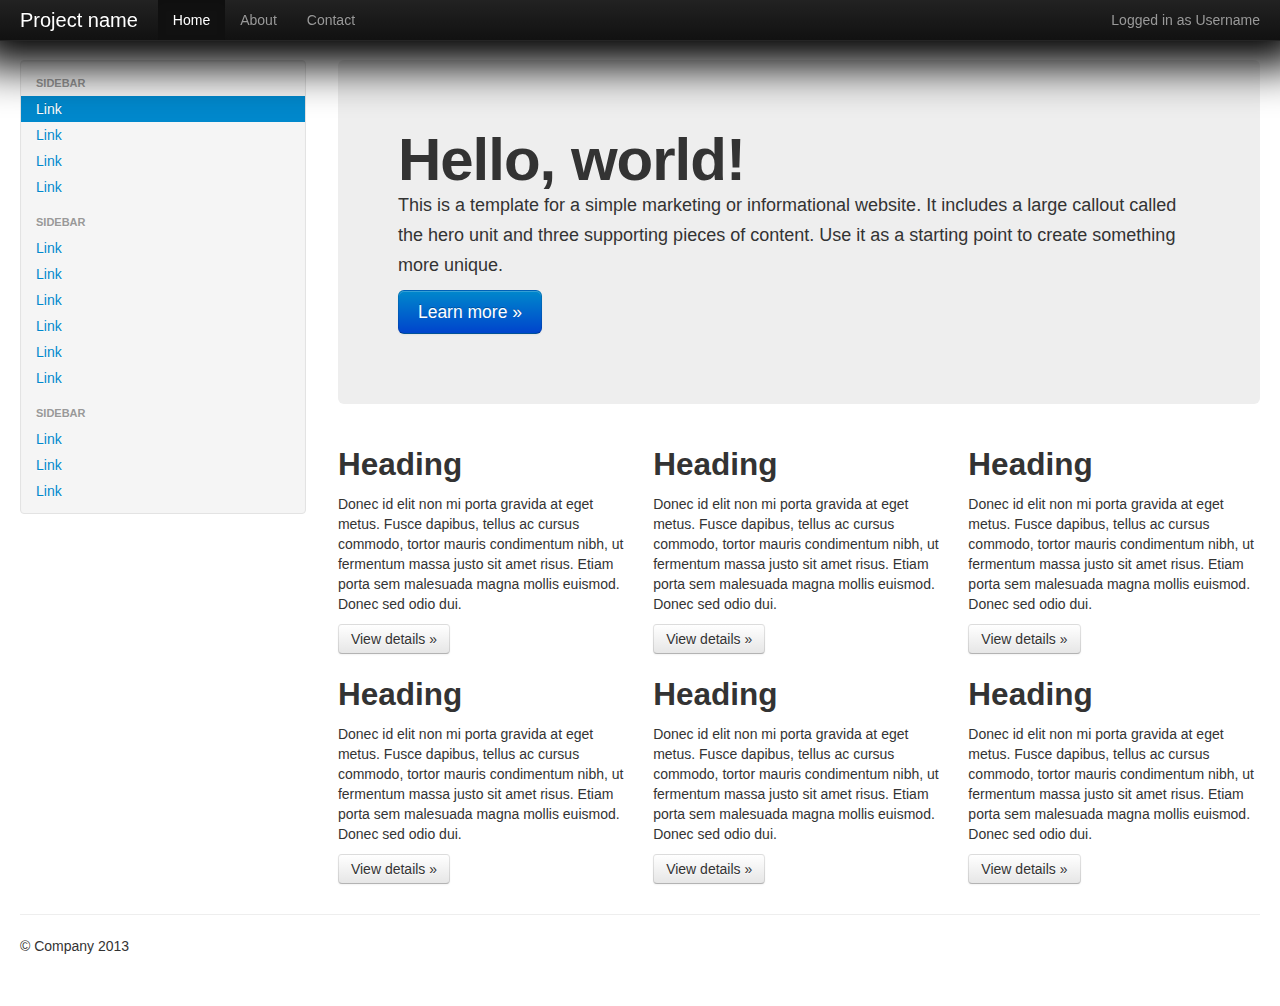
<file: examples/fluid.html>
<!DOCTYPE html>
<html lang="en">
  <head>
    <meta charset="utf-8">
    <title>Bootstrap, from Twitter</title>
    <meta name="viewport" content="width=device-width, initial-scale=1.0">
    <meta name="description" content="">
    <meta name="author" content="">

    <!-- Le styles -->
    <link href="../assets/css/bootstrap.css" rel="stylesheet">
    <style type="text/css">
      body {
        padding-top: 60px;
        padding-bottom: 40px;
      }
      .sidebar-nav {
        padding: 9px 0;
      }

      @media (max-width: 980px) {
        /* Enable use of floated navbar text */
        .navbar-text.pull-right {
          float: none;
          padding-left: 5px;
          padding-right: 5px;
        }
      }
    </style>
    <link href="../assets/css/bootstrap-responsive.css" rel="stylesheet">

    <!-- HTML5 shim, for IE6-8 support of HTML5 elements -->
    <!--[if lt IE 9]>
      <script src="../assets/js/html5shiv.js"></script>
    <![endif]-->

    <!-- Fav and touch icons -->
    <link rel="apple-touch-icon-precomposed" sizes="144x144" href="../assets/ico/apple-touch-icon-144-precomposed.png">
    <link rel="apple-touch-icon-precomposed" sizes="114x114" href="../assets/ico/apple-touch-icon-114-precomposed.png">
      <link rel="apple-touch-icon-precomposed" sizes="72x72" href="../assets/ico/apple-touch-icon-72-precomposed.png">
                    <link rel="apple-touch-icon-precomposed" href="../assets/ico/apple-touch-icon-57-precomposed.png">
                                   <link rel="shortcut icon" href="../assets/ico/favicon.png">
  </head>

  <body>

    <div class="navbar navbar-inverse navbar-fixed-top">
      <div class="navbar-inner">
        <div class="container-fluid">
          <button type="button" class="btn btn-navbar" data-toggle="collapse" data-target=".nav-collapse">
            <span class="icon-bar"></span>
            <span class="icon-bar"></span>
            <span class="icon-bar"></span>
          </button>
          <a class="brand" href="#">Project name</a>
          <div class="nav-collapse collapse">
            <p class="navbar-text pull-right">
              Logged in as <a href="#" class="navbar-link">Username</a>
            </p>
            <ul class="nav">
              <li class="active"><a href="#">Home</a></li>
              <li><a href="#about">About</a></li>
              <li><a href="#contact">Contact</a></li>
            </ul>
          </div><!--/.nav-collapse -->
        </div>
      </div>
    </div>

    <div class="container-fluid">
      <div class="row-fluid">
        <div class="span3">
          <div class="well sidebar-nav">
            <ul class="nav nav-list">
              <li class="nav-header">Sidebar</li>
              <li class="active"><a href="#">Link</a></li>
              <li><a href="#">Link</a></li>
              <li><a href="#">Link</a></li>
              <li><a href="#">Link</a></li>
              <li class="nav-header">Sidebar</li>
              <li><a href="#">Link</a></li>
              <li><a href="#">Link</a></li>
              <li><a href="#">Link</a></li>
              <li><a href="#">Link</a></li>
              <li><a href="#">Link</a></li>
              <li><a href="#">Link</a></li>
              <li class="nav-header">Sidebar</li>
              <li><a href="#">Link</a></li>
              <li><a href="#">Link</a></li>
              <li><a href="#">Link</a></li>
            </ul>
          </div><!--/.well -->
        </div><!--/span-->
        <div class="span9">
          <div class="hero-unit">
            <h1>Hello, world!</h1>
            <p>This is a template for a simple marketing or informational website. It includes a large callout called the hero unit and three supporting pieces of content. Use it as a starting point to create something more unique.</p>
            <p><a href="#" class="btn btn-primary btn-large">Learn more &raquo;</a></p>
          </div>
          <div class="row-fluid">
            <div class="span4">
              <h2>Heading</h2>
              <p>Donec id elit non mi porta gravida at eget metus. Fusce dapibus, tellus ac cursus commodo, tortor mauris condimentum nibh, ut fermentum massa justo sit amet risus. Etiam porta sem malesuada magna mollis euismod. Donec sed odio dui. </p>
              <p><a class="btn" href="#">View details &raquo;</a></p>
            </div><!--/span-->
            <div class="span4">
              <h2>Heading</h2>
              <p>Donec id elit non mi porta gravida at eget metus. Fusce dapibus, tellus ac cursus commodo, tortor mauris condimentum nibh, ut fermentum massa justo sit amet risus. Etiam porta sem malesuada magna mollis euismod. Donec sed odio dui. </p>
              <p><a class="btn" href="#">View details &raquo;</a></p>
            </div><!--/span-->
            <div class="span4">
              <h2>Heading</h2>
              <p>Donec id elit non mi porta gravida at eget metus. Fusce dapibus, tellus ac cursus commodo, tortor mauris condimentum nibh, ut fermentum massa justo sit amet risus. Etiam porta sem malesuada magna mollis euismod. Donec sed odio dui. </p>
              <p><a class="btn" href="#">View details &raquo;</a></p>
            </div><!--/span-->
          </div><!--/row-->
          <div class="row-fluid">
            <div class="span4">
              <h2>Heading</h2>
              <p>Donec id elit non mi porta gravida at eget metus. Fusce dapibus, tellus ac cursus commodo, tortor mauris condimentum nibh, ut fermentum massa justo sit amet risus. Etiam porta sem malesuada magna mollis euismod. Donec sed odio dui. </p>
              <p><a class="btn" href="#">View details &raquo;</a></p>
            </div><!--/span-->
            <div class="span4">
              <h2>Heading</h2>
              <p>Donec id elit non mi porta gravida at eget metus. Fusce dapibus, tellus ac cursus commodo, tortor mauris condimentum nibh, ut fermentum massa justo sit amet risus. Etiam porta sem malesuada magna mollis euismod. Donec sed odio dui. </p>
              <p><a class="btn" href="#">View details &raquo;</a></p>
            </div><!--/span-->
            <div class="span4">
              <h2>Heading</h2>
              <p>Donec id elit non mi porta gravida at eget metus. Fusce dapibus, tellus ac cursus commodo, tortor mauris condimentum nibh, ut fermentum massa justo sit amet risus. Etiam porta sem malesuada magna mollis euismod. Donec sed odio dui. </p>
              <p><a class="btn" href="#">View details &raquo;</a></p>
            </div><!--/span-->
          </div><!--/row-->
        </div><!--/span-->
      </div><!--/row-->

      <hr>

      <footer>
        <p>&copy; Company 2013</p>
      </footer>

    </div><!--/.fluid-container-->

    <!-- Le javascript
    ================================================== -->
    <!-- Placed at the end of the document so the pages load faster -->
    <script src="../assets/js/jquery.js"></script>
    <script src="../assets/js/bootstrap-transition.js"></script>
    <script src="../assets/js/bootstrap-alert.js"></script>
    <script src="../assets/js/bootstrap-modal.js"></script>
    <script src="../assets/js/bootstrap-dropdown.js"></script>
    <script src="../assets/js/bootstrap-scrollspy.js"></script>
    <script src="../assets/js/bootstrap-tab.js"></script>
    <script src="../assets/js/bootstrap-tooltip.js"></script>
    <script src="../assets/js/bootstrap-popover.js"></script>
    <script src="../assets/js/bootstrap-button.js"></script>
    <script src="../assets/js/bootstrap-collapse.js"></script>
    <script src="../assets/js/bootstrap-carousel.js"></script>
    <script src="../assets/js/bootstrap-typeahead.js"></script>

  </body>
</html>
</file>
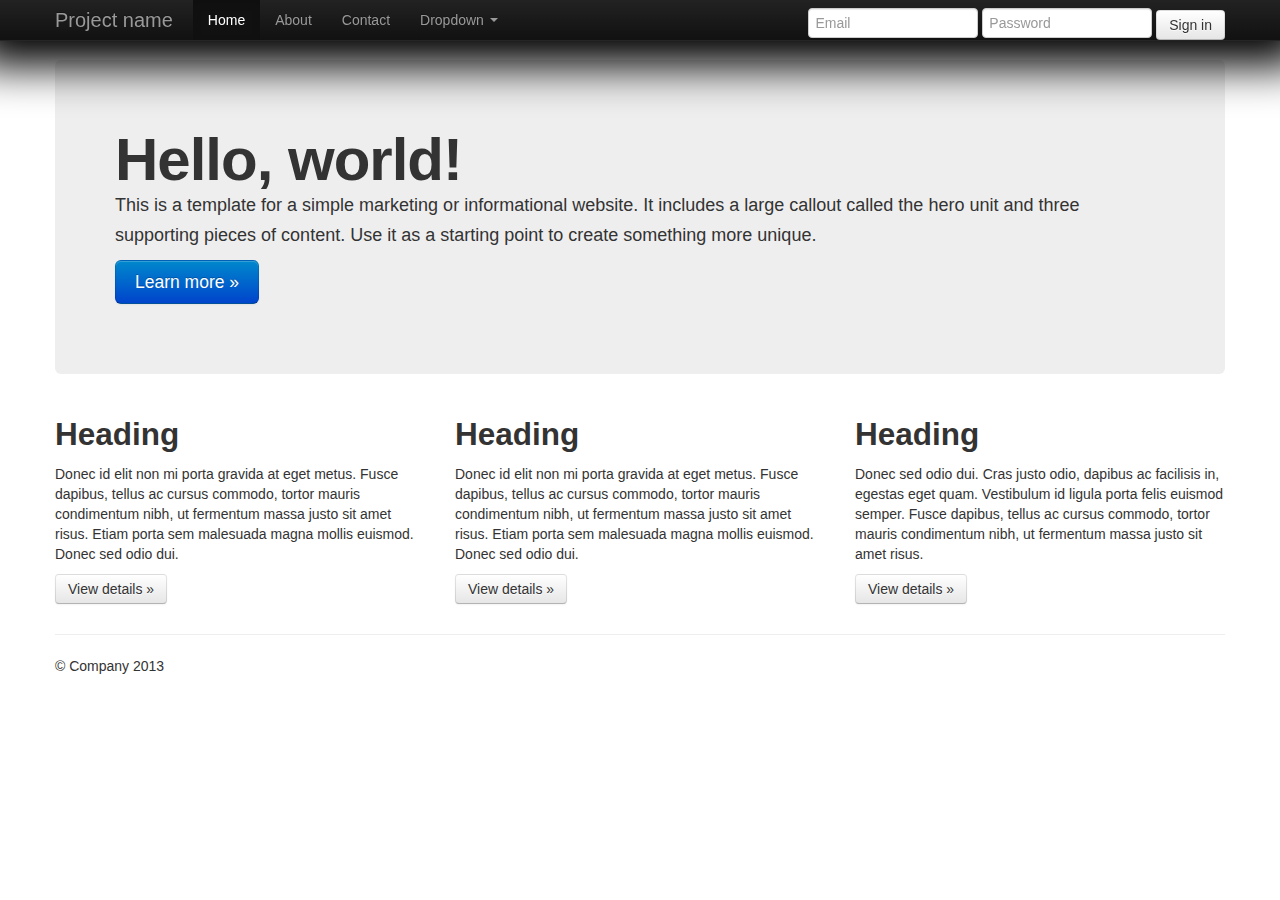
<file: examples/hero.html>
<!DOCTYPE html>
<html lang="en">
  <head>
    <meta charset="utf-8">
    <title>Bootstrap, from Twitter</title>
    <meta name="viewport" content="width=device-width, initial-scale=1.0">
    <meta name="description" content="">
    <meta name="author" content="">

    <!-- Le styles -->
    <link href="../assets/css/bootstrap.css" rel="stylesheet">
    <style type="text/css">
      body {
        padding-top: 60px;
        padding-bottom: 40px;
      }
    </style>
    <link href="../assets/css/bootstrap-responsive.css" rel="stylesheet">

    <!-- HTML5 shim, for IE6-8 support of HTML5 elements -->
    <!--[if lt IE 9]>
      <script src="../assets/js/html5shiv.js"></script>
    <![endif]-->

    <!-- Fav and touch icons -->
    <link rel="apple-touch-icon-precomposed" sizes="144x144" href="../assets/ico/apple-touch-icon-144-precomposed.png">
    <link rel="apple-touch-icon-precomposed" sizes="114x114" href="../assets/ico/apple-touch-icon-114-precomposed.png">
      <link rel="apple-touch-icon-precomposed" sizes="72x72" href="../assets/ico/apple-touch-icon-72-precomposed.png">
                    <link rel="apple-touch-icon-precomposed" href="../assets/ico/apple-touch-icon-57-precomposed.png">
                                   <link rel="shortcut icon" href="../assets/ico/favicon.png">
  </head>

  <body>

    <div class="navbar navbar-inverse navbar-fixed-top">
      <div class="navbar-inner">
        <div class="container">
          <button type="button" class="btn btn-navbar" data-toggle="collapse" data-target=".nav-collapse">
            <span class="icon-bar"></span>
            <span class="icon-bar"></span>
            <span class="icon-bar"></span>
          </button>
          <a class="brand" href="#">Project name</a>
          <div class="nav-collapse collapse">
            <ul class="nav">
              <li class="active"><a href="#">Home</a></li>
              <li><a href="#about">About</a></li>
              <li><a href="#contact">Contact</a></li>
              <li class="dropdown">
                <a href="#" class="dropdown-toggle" data-toggle="dropdown">Dropdown <b class="caret"></b></a>
                <ul class="dropdown-menu">
                  <li><a href="#">Action</a></li>
                  <li><a href="#">Another action</a></li>
                  <li><a href="#">Something else here</a></li>
                  <li class="divider"></li>
                  <li class="nav-header">Nav header</li>
                  <li><a href="#">Separated link</a></li>
                  <li><a href="#">One more separated link</a></li>
                </ul>
              </li>
            </ul>
            <form class="navbar-form pull-right">
              <input class="span2" type="text" placeholder="Email">
              <input class="span2" type="password" placeholder="Password">
              <button type="submit" class="btn">Sign in</button>
            </form>
          </div><!--/.nav-collapse -->
        </div>
      </div>
    </div>

    <div class="container">

      <!-- Main hero unit for a primary marketing message or call to action -->
      <div class="hero-unit">
        <h1>Hello, world!</h1>
        <p>This is a template for a simple marketing or informational website. It includes a large callout called the hero unit and three supporting pieces of content. Use it as a starting point to create something more unique.</p>
        <p><a href="#" class="btn btn-primary btn-large">Learn more &raquo;</a></p>
      </div>

      <!-- Example row of columns -->
      <div class="row">
        <div class="span4">
          <h2>Heading</h2>
          <p>Donec id elit non mi porta gravida at eget metus. Fusce dapibus, tellus ac cursus commodo, tortor mauris condimentum nibh, ut fermentum massa justo sit amet risus. Etiam porta sem malesuada magna mollis euismod. Donec sed odio dui. </p>
          <p><a class="btn" href="#">View details &raquo;</a></p>
        </div>
        <div class="span4">
          <h2>Heading</h2>
          <p>Donec id elit non mi porta gravida at eget metus. Fusce dapibus, tellus ac cursus commodo, tortor mauris condimentum nibh, ut fermentum massa justo sit amet risus. Etiam porta sem malesuada magna mollis euismod. Donec sed odio dui. </p>
          <p><a class="btn" href="#">View details &raquo;</a></p>
       </div>
        <div class="span4">
          <h2>Heading</h2>
          <p>Donec sed odio dui. Cras justo odio, dapibus ac facilisis in, egestas eget quam. Vestibulum id ligula porta felis euismod semper. Fusce dapibus, tellus ac cursus commodo, tortor mauris condimentum nibh, ut fermentum massa justo sit amet risus.</p>
          <p><a class="btn" href="#">View details &raquo;</a></p>
        </div>
      </div>

      <hr>

      <footer>
        <p>&copy; Company 2013</p>
      </footer>

    </div> <!-- /container -->

    <!-- Le javascript
    ================================================== -->
    <!-- Placed at the end of the document so the pages load faster -->
    <script src="../assets/js/jquery.js"></script>
    <script src="../assets/js/bootstrap-transition.js"></script>
    <script src="../assets/js/bootstrap-alert.js"></script>
    <script src="../assets/js/bootstrap-modal.js"></script>
    <script src="../assets/js/bootstrap-dropdown.js"></script>
    <script src="../assets/js/bootstrap-scrollspy.js"></script>
    <script src="../assets/js/bootstrap-tab.js"></script>
    <script src="../assets/js/bootstrap-tooltip.js"></script>
    <script src="../assets/js/bootstrap-popover.js"></script>
    <script src="../assets/js/bootstrap-button.js"></script>
    <script src="../assets/js/bootstrap-collapse.js"></script>
    <script src="../assets/js/bootstrap-carousel.js"></script>
    <script src="../assets/js/bootstrap-typeahead.js"></script>

  </body>
</html>
</file>
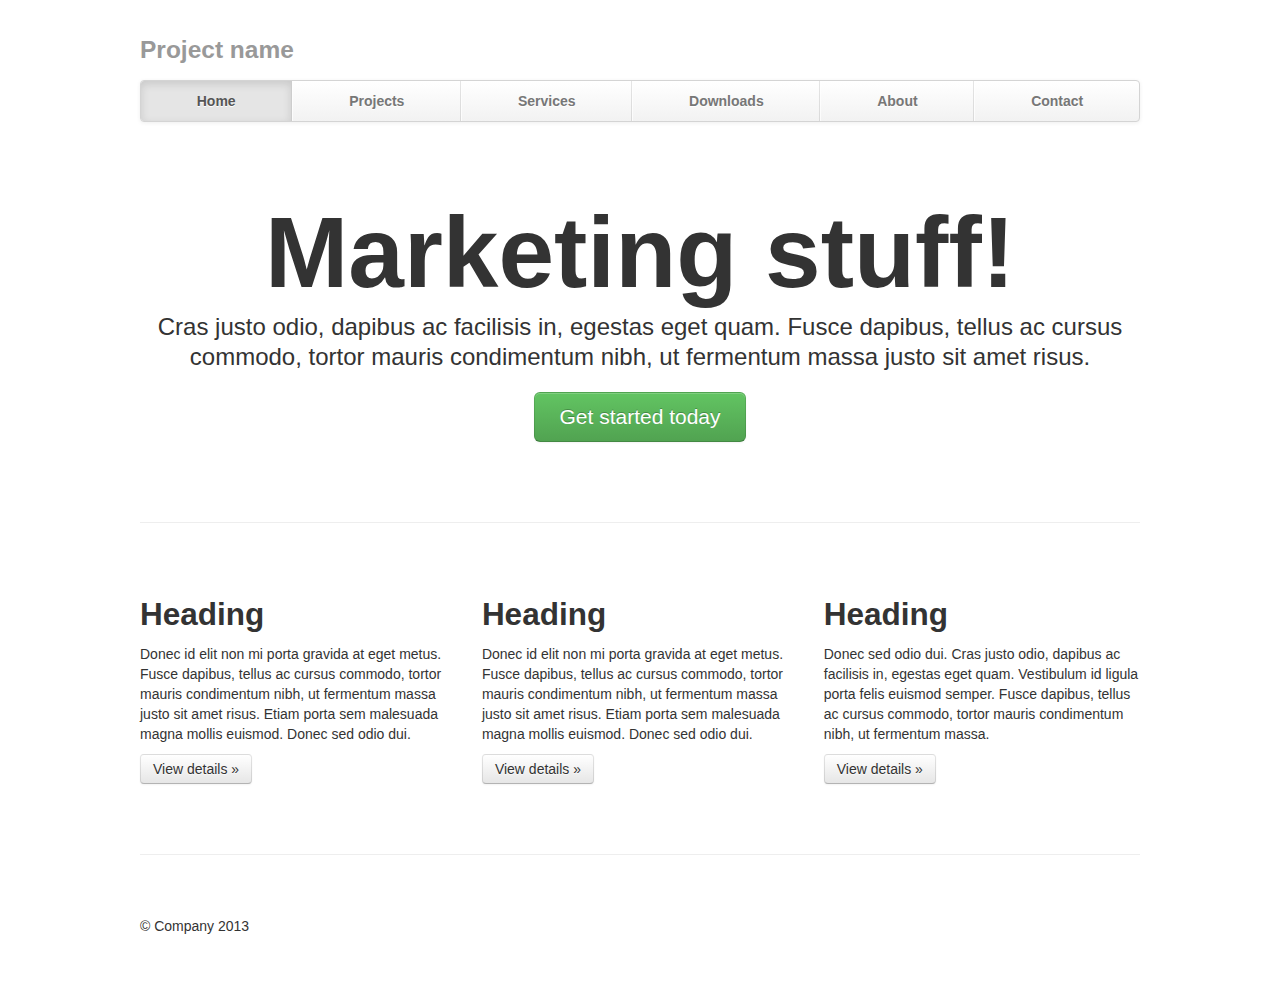
<file: examples/justified-nav.html>
<!DOCTYPE html>
<html lang="en">
  <head>
    <meta charset="utf-8">
    <title>Template &middot; Bootstrap</title>
    <meta name="viewport" content="width=device-width, initial-scale=1.0">
    <meta name="description" content="">
    <meta name="author" content="">

    <!-- Le styles -->
    <link href="../assets/css/bootstrap.css" rel="stylesheet">
    <style type="text/css">
      body {
        padding-top: 20px;
        padding-bottom: 60px;
      }

      /* Custom container */
      .container {
        margin: 0 auto;
        max-width: 1000px;
      }
      .container > hr {
        margin: 60px 0;
      }

      /* Main marketing message and sign up button */
      .jumbotron {
        margin: 80px 0;
        text-align: center;
      }
      .jumbotron h1 {
        font-size: 100px;
        line-height: 1;
      }
      .jumbotron .lead {
        font-size: 24px;
        line-height: 1.25;
      }
      .jumbotron .btn {
        font-size: 21px;
        padding: 14px 24px;
      }

      /* Supporting marketing content */
      .marketing {
        margin: 60px 0;
      }
      .marketing p + h4 {
        margin-top: 28px;
      }


      /* Customize the navbar links to be fill the entire space of the .navbar */
      .navbar .navbar-inner {
        padding: 0;
      }
      .navbar .nav {
        margin: 0;
        display: table;
        width: 100%;
      }
      .navbar .nav li {
        display: table-cell;
        width: 1%;
        float: none;
      }
      .navbar .nav li a {
        font-weight: bold;
        text-align: center;
        border-left: 1px solid rgba(255,255,255,.75);
        border-right: 1px solid rgba(0,0,0,.1);
      }
      .navbar .nav li:first-child a {
        border-left: 0;
        border-radius: 3px 0 0 3px;
      }
      .navbar .nav li:last-child a {
        border-right: 0;
        border-radius: 0 3px 3px 0;
      }
    </style>
    <link href="../assets/css/bootstrap-responsive.css" rel="stylesheet">

    <!-- HTML5 shim, for IE6-8 support of HTML5 elements -->
    <!--[if lt IE 9]>
      <script src="../assets/js/html5shiv.js"></script>
    <![endif]-->

    <!-- Fav and touch icons -->
    <link rel="apple-touch-icon-precomposed" sizes="144x144" href="../assets/ico/apple-touch-icon-144-precomposed.png">
    <link rel="apple-touch-icon-precomposed" sizes="114x114" href="../assets/ico/apple-touch-icon-114-precomposed.png">
      <link rel="apple-touch-icon-precomposed" sizes="72x72" href="../assets/ico/apple-touch-icon-72-precomposed.png">
                    <link rel="apple-touch-icon-precomposed" href="../assets/ico/apple-touch-icon-57-precomposed.png">
                                   <link rel="shortcut icon" href="../assets/ico/favicon.png">
  </head>

  <body>

    <div class="container">

      <div class="masthead">
        <h3 class="muted">Project name</h3>
        <div class="navbar">
          <div class="navbar-inner">
            <div class="container">
              <ul class="nav">
                <li class="active"><a href="#">Home</a></li>
                <li><a href="#">Projects</a></li>
                <li><a href="#">Services</a></li>
                <li><a href="#">Downloads</a></li>
                <li><a href="#">About</a></li>
                <li><a href="#">Contact</a></li>
              </ul>
            </div>
          </div>
        </div><!-- /.navbar -->
      </div>

      <!-- Jumbotron -->
      <div class="jumbotron">
        <h1>Marketing stuff!</h1>
        <p class="lead">Cras justo odio, dapibus ac facilisis in, egestas eget quam. Fusce dapibus, tellus ac cursus commodo, tortor mauris condimentum nibh, ut fermentum massa justo sit amet risus.</p>
        <a class="btn btn-large btn-success" href="#">Get started today</a>
      </div>

      <hr>

      <!-- Example row of columns -->
      <div class="row-fluid">
        <div class="span4">
          <h2>Heading</h2>
          <p>Donec id elit non mi porta gravida at eget metus. Fusce dapibus, tellus ac cursus commodo, tortor mauris condimentum nibh, ut fermentum massa justo sit amet risus. Etiam porta sem malesuada magna mollis euismod. Donec sed odio dui. </p>
          <p><a class="btn" href="#">View details &raquo;</a></p>
        </div>
        <div class="span4">
          <h2>Heading</h2>
          <p>Donec id elit non mi porta gravida at eget metus. Fusce dapibus, tellus ac cursus commodo, tortor mauris condimentum nibh, ut fermentum massa justo sit amet risus. Etiam porta sem malesuada magna mollis euismod. Donec sed odio dui. </p>
          <p><a class="btn" href="#">View details &raquo;</a></p>
       </div>
        <div class="span4">
          <h2>Heading</h2>
          <p>Donec sed odio dui. Cras justo odio, dapibus ac facilisis in, egestas eget quam. Vestibulum id ligula porta felis euismod semper. Fusce dapibus, tellus ac cursus commodo, tortor mauris condimentum nibh, ut fermentum massa.</p>
          <p><a class="btn" href="#">View details &raquo;</a></p>
        </div>
      </div>

      <hr>

      <div class="footer">
        <p>&copy; Company 2013</p>
      </div>

    </div> <!-- /container -->

    <!-- Le javascript
    ================================================== -->
    <!-- Placed at the end of the document so the pages load faster -->
    <script src="../assets/js/jquery.js"></script>
    <script src="../assets/js/bootstrap-transition.js"></script>
    <script src="../assets/js/bootstrap-alert.js"></script>
    <script src="../assets/js/bootstrap-modal.js"></script>
    <script src="../assets/js/bootstrap-dropdown.js"></script>
    <script src="../assets/js/bootstrap-scrollspy.js"></script>
    <script src="../assets/js/bootstrap-tab.js"></script>
    <script src="../assets/js/bootstrap-tooltip.js"></script>
    <script src="../assets/js/bootstrap-popover.js"></script>
    <script src="../assets/js/bootstrap-button.js"></script>
    <script src="../assets/js/bootstrap-collapse.js"></script>
    <script src="../assets/js/bootstrap-carousel.js"></script>
    <script src="../assets/js/bootstrap-typeahead.js"></script>

  </body>
</html>
</file>
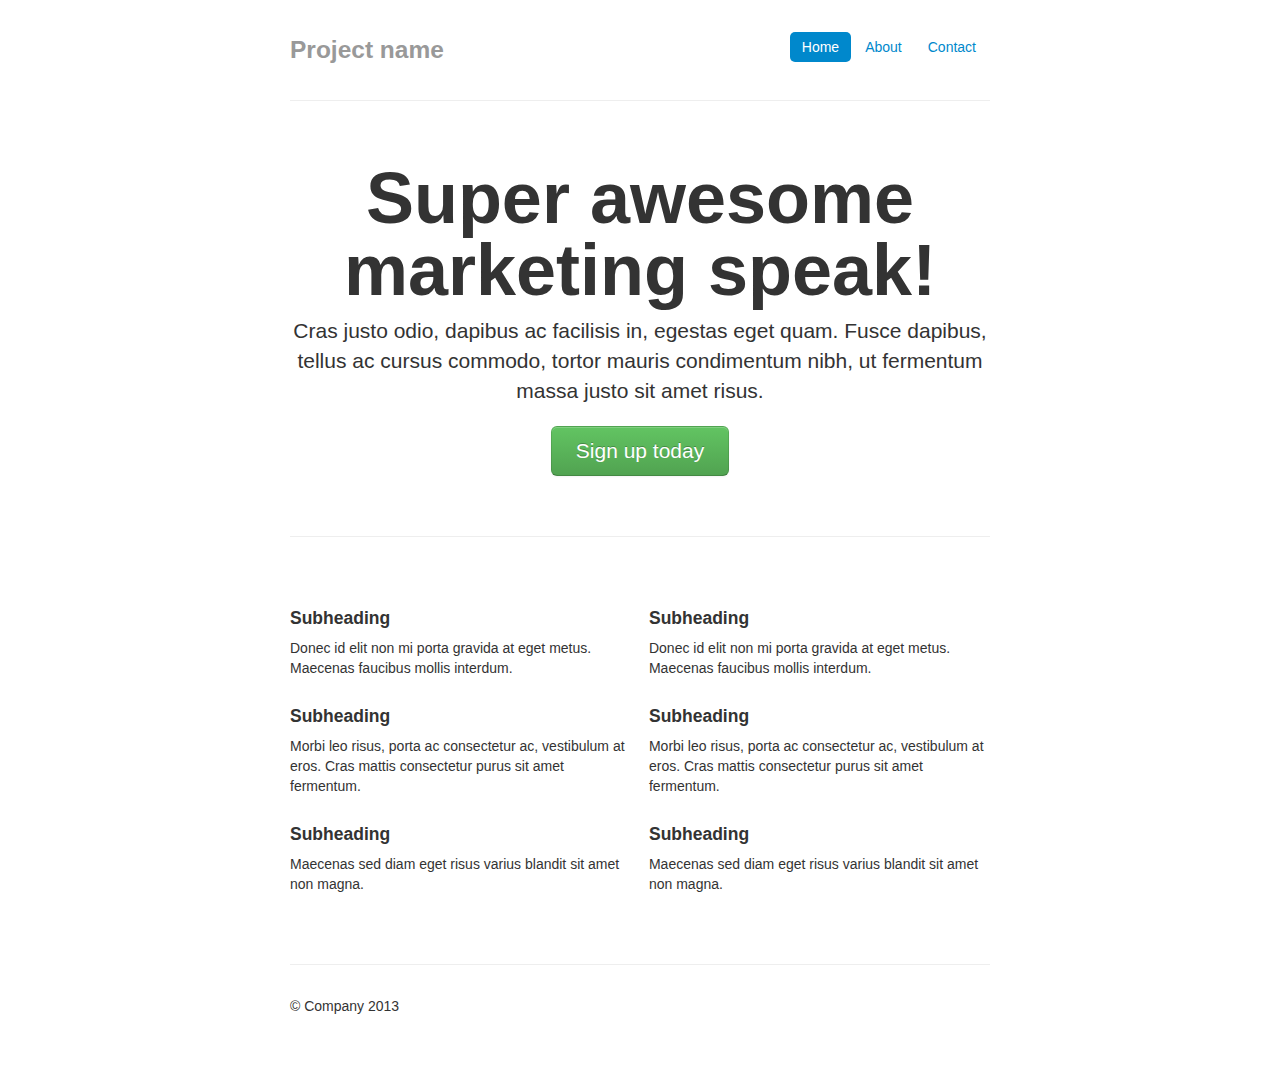
<file: examples/marketing-narrow.html>
<!DOCTYPE html>
<html lang="en">
  <head>
    <meta charset="utf-8">
    <title>Template &middot; Bootstrap</title>
    <meta name="viewport" content="width=device-width, initial-scale=1.0">
    <meta name="description" content="">
    <meta name="author" content="">

    <!-- Le styles -->
    <link href="../assets/css/bootstrap.css" rel="stylesheet">
    <style type="text/css">
      body {
        padding-top: 20px;
        padding-bottom: 40px;
      }

      /* Custom container */
      .container-narrow {
        margin: 0 auto;
        max-width: 700px;
      }
      .container-narrow > hr {
        margin: 30px 0;
      }

      /* Main marketing message and sign up button */
      .jumbotron {
        margin: 60px 0;
        text-align: center;
      }
      .jumbotron h1 {
        font-size: 72px;
        line-height: 1;
      }
      .jumbotron .btn {
        font-size: 21px;
        padding: 14px 24px;
      }

      /* Supporting marketing content */
      .marketing {
        margin: 60px 0;
      }
      .marketing p + h4 {
        margin-top: 28px;
      }
    </style>
    <link href="../assets/css/bootstrap-responsive.css" rel="stylesheet">

    <!-- HTML5 shim, for IE6-8 support of HTML5 elements -->
    <!--[if lt IE 9]>
      <script src="../assets/js/html5shiv.js"></script>
    <![endif]-->

    <!-- Fav and touch icons -->
    <link rel="apple-touch-icon-precomposed" sizes="144x144" href="../assets/ico/apple-touch-icon-144-precomposed.png">
    <link rel="apple-touch-icon-precomposed" sizes="114x114" href="../assets/ico/apple-touch-icon-114-precomposed.png">
      <link rel="apple-touch-icon-precomposed" sizes="72x72" href="../assets/ico/apple-touch-icon-72-precomposed.png">
                    <link rel="apple-touch-icon-precomposed" href="../assets/ico/apple-touch-icon-57-precomposed.png">
                                   <link rel="shortcut icon" href="../assets/ico/favicon.png">
  </head>

  <body>

    <div class="container-narrow">

      <div class="masthead">
        <ul class="nav nav-pills pull-right">
          <li class="active"><a href="#">Home</a></li>
          <li><a href="#">About</a></li>
          <li><a href="#">Contact</a></li>
        </ul>
        <h3 class="muted">Project name</h3>
      </div>

      <hr>

      <div class="jumbotron">
        <h1>Super awesome marketing speak!</h1>
        <p class="lead">Cras justo odio, dapibus ac facilisis in, egestas eget quam. Fusce dapibus, tellus ac cursus commodo, tortor mauris condimentum nibh, ut fermentum massa justo sit amet risus.</p>
        <a class="btn btn-large btn-success" href="#">Sign up today</a>
      </div>

      <hr>

      <div class="row-fluid marketing">
        <div class="span6">
          <h4>Subheading</h4>
          <p>Donec id elit non mi porta gravida at eget metus. Maecenas faucibus mollis interdum.</p>

          <h4>Subheading</h4>
          <p>Morbi leo risus, porta ac consectetur ac, vestibulum at eros. Cras mattis consectetur purus sit amet fermentum.</p>

          <h4>Subheading</h4>
          <p>Maecenas sed diam eget risus varius blandit sit amet non magna.</p>
        </div>

        <div class="span6">
          <h4>Subheading</h4>
          <p>Donec id elit non mi porta gravida at eget metus. Maecenas faucibus mollis interdum.</p>

          <h4>Subheading</h4>
          <p>Morbi leo risus, porta ac consectetur ac, vestibulum at eros. Cras mattis consectetur purus sit amet fermentum.</p>

          <h4>Subheading</h4>
          <p>Maecenas sed diam eget risus varius blandit sit amet non magna.</p>
        </div>
      </div>

      <hr>

      <div class="footer">
        <p>&copy; Company 2013</p>
      </div>

    </div> <!-- /container -->

    <!-- Le javascript
    ================================================== -->
    <!-- Placed at the end of the document so the pages load faster -->
    <script src="../assets/js/jquery.js"></script>
    <script src="../assets/js/bootstrap-transition.js"></script>
    <script src="../assets/js/bootstrap-alert.js"></script>
    <script src="../assets/js/bootstrap-modal.js"></script>
    <script src="../assets/js/bootstrap-dropdown.js"></script>
    <script src="../assets/js/bootstrap-scrollspy.js"></script>
    <script src="../assets/js/bootstrap-tab.js"></script>
    <script src="../assets/js/bootstrap-tooltip.js"></script>
    <script src="../assets/js/bootstrap-popover.js"></script>
    <script src="../assets/js/bootstrap-button.js"></script>
    <script src="../assets/js/bootstrap-collapse.js"></script>
    <script src="../assets/js/bootstrap-carousel.js"></script>
    <script src="../assets/js/bootstrap-typeahead.js"></script>

  </body>
</html>
</file>
<file: assets/js/google-code-prettify/prettify.css>
.com { color: #93a1a1; }
.lit { color: #195f91; }
.pun, .opn, .clo { color: #93a1a1; }
.fun { color: #dc322f; }
.str, .atv { color: #D14; }
.kwd, .prettyprint .tag { color: #1e347b; }
.typ, .atn, .dec, .var { color: teal; }
.pln { color: #48484c; }

.prettyprint {
  padding: 8px;
  background-color: #f7f7f9;
  border: 1px solid #e1e1e8;
}
.prettyprint.linenums {
  -webkit-box-shadow: inset 40px 0 0 #fbfbfc, inset 41px 0 0 #ececf0;
     -moz-box-shadow: inset 40px 0 0 #fbfbfc, inset 41px 0 0 #ececf0;
          box-shadow: inset 40px 0 0 #fbfbfc, inset 41px 0 0 #ececf0;
}

/* Specify class=linenums on a pre to get line numbering */
ol.linenums {
  margin: 0 0 0 33px; /* IE indents via margin-left */
}
ol.linenums li {
  padding-left: 12px;
  color: #bebec5;
  line-height: 20px;
  text-shadow: 0 1px 0 #fff;
}
</file>
<file: assets/css/docs.css>
/* Add additional stylesheets below
-------------------------------------------------- */
/*
  Bootstrap's documentation styles
  Special styles for presenting Bootstrap's documentation and examples
*/



/* Body and structure
-------------------------------------------------- */

body {
  position: relative;
  padding-top: 40px;
}

/* Code in headings */
h3 code {
  font-size: 14px;
  font-weight: normal;
}



/* Tweak navbar brand link to be super sleek
-------------------------------------------------- */

body > .navbar {
  font-size: 13px;
}

/* Change the docs' brand */
body > .navbar .brand {
  padding-right: 0;
  padding-left: 0;
  margin-left: 20px;
  float: right;
  font-weight: bold;
  color: #000;
  text-shadow: 0 1px 0 rgba(255,255,255,.1), 0 0 30px rgba(255,255,255,.125);
  -webkit-transition: all .2s linear;
     -moz-transition: all .2s linear;
          transition: all .2s linear;
}
body > .navbar .brand:hover {
  text-decoration: none;
  text-shadow: 0 1px 0 rgba(255,255,255,.1), 0 0 30px rgba(255,255,255,.4);
}


/* Sections
-------------------------------------------------- */

/* padding for in-page bookmarks and fixed navbar */
section {
  padding-top: 30px;
}
section > .page-header,
section > .lead {
  color: #5a5a5a;
}
section > ul li {
  margin-bottom: 5px;
}

/* Separators (hr) */
.bs-docs-separator {
  margin: 40px 0 39px;
}

/* Faded out hr */
hr.soften {
  height: 1px;
  margin: 70px 0;
  background-image: -webkit-linear-gradient(left, rgba(0,0,0,0), rgba(0,0,0,.1), rgba(0,0,0,0));
  background-image:    -moz-linear-gradient(left, rgba(0,0,0,0), rgba(0,0,0,.1), rgba(0,0,0,0));
  background-image:     -ms-linear-gradient(left, rgba(0,0,0,0), rgba(0,0,0,.1), rgba(0,0,0,0));
  background-image:      -o-linear-gradient(left, rgba(0,0,0,0), rgba(0,0,0,.1), rgba(0,0,0,0));
  border: 0;
}



/* Jumbotrons
-------------------------------------------------- */

/* Base class
------------------------- */
.jumbotron {
  position: relative;
  padding: 40px 0;
  color: #fff;
  text-align: center;
  text-shadow: 0 1px 3px rgba(0,0,0,.4), 0 0 30px rgba(0,0,0,.075);
  background: #020031; /* Old browsers */
  background: -moz-linear-gradient(45deg,  #020031 0%, #6d3353 100%); /* FF3.6+ */
  background: -webkit-gradient(linear, left bottom, right top, color-stop(0%,#020031), color-stop(100%,#6d3353)); /* Chrome,Safari4+ */
  background: -webkit-linear-gradient(45deg,  #020031 0%,#6d3353 100%); /* Chrome10+,Safari5.1+ */
  background: -o-linear-gradient(45deg,  #020031 0%,#6d3353 100%); /* Opera 11.10+ */
  background: -ms-linear-gradient(45deg,  #020031 0%,#6d3353 100%); /* IE10+ */
  background: linear-gradient(45deg,  #020031 0%,#6d3353 100%); /* W3C */
  filter: progid:DXImageTransform.Microsoft.gradient( startColorstr='#020031', endColorstr='#6d3353',GradientType=1 ); /* IE6-9 fallback on horizontal gradient */
  -webkit-box-shadow: inset 0 3px 7px rgba(0,0,0,.2), inset 0 -3px 7px rgba(0,0,0,.2);
     -moz-box-shadow: inset 0 3px 7px rgba(0,0,0,.2), inset 0 -3px 7px rgba(0,0,0,.2);
          box-shadow: inset 0 3px 7px rgba(0,0,0,.2), inset 0 -3px 7px rgba(0,0,0,.2);

		  /*EDIT BY ME*/
		  
		  background: -webkit-linear-gradient(112deg, rgb(28, 73, 46) 0%,rgb(22, 42, 66) 100%);
		  background: -moz-linear-gradient(112deg, rgb(28, 73, 46) 0%,rgb(22, 42, 66) 100%);
		  background: -o-linear-gradient(112deg, rgb(28, 73, 46) 0%,rgb(22, 42, 66) 100%);
		  
		  }
.jumbotron h1 {
  font-size: 80px;
  font-weight: bold;
  letter-spacing: -1px;
  line-height: 1;
}
.jumbotron p {
  font-size: 24px;
  font-weight: 300;
  line-height: 1.25;
  margin-bottom: 30px;
}

/* Link styles (used on .masthead-links as well) */
.jumbotron a {
  color: #fff;
  color: rgba(255,255,255,.5);
  -webkit-transition: all .2s ease-in-out;
     -moz-transition: all .2s ease-in-out;
          transition: all .2s ease-in-out;
}
.jumbotron a:hover {
  color: #fff;
  text-shadow: 0 0 10px rgba(255,255,255,.25);
}

/* Download button */
.masthead .btn {
  padding: 19px 24px;
  font-size: 24px;
  font-weight: 200;
  color: #fff; /* redeclare to override the `.jumbotron a` */
  border: 0;
  -webkit-border-radius: 6px;
     -moz-border-radius: 6px;
          border-radius: 6px;
  -webkit-box-shadow: inset 0 1px 0 rgba(255,255,255,.1), 0 1px 5px rgba(0,0,0,.25);
     -moz-box-shadow: inset 0 1px 0 rgba(255,255,255,.1), 0 1px 5px rgba(0,0,0,.25);
          box-shadow: inset 0 1px 0 rgba(255,255,255,.1), 0 1px 5px rgba(0,0,0,.25);
  -webkit-transition: none;
     -moz-transition: none;
          transition: none;
}
.masthead .btn:hover {
  -webkit-box-shadow: inset 0 1px 0 rgba(255,255,255,.1), 0 1px 5px rgba(0,0,0,.25);
     -moz-box-shadow: inset 0 1px 0 rgba(255,255,255,.1), 0 1px 5px rgba(0,0,0,.25);
          box-shadow: inset 0 1px 0 rgba(255,255,255,.1), 0 1px 5px rgba(0,0,0,.25);
}
.masthead .btn:active {
  -webkit-box-shadow: inset 0 2px 4px rgba(0,0,0,.1), 0 1px 0 rgba(255,255,255,.1);
     -moz-box-shadow: inset 0 2px 4px rgba(0,0,0,.1), 0 1px 0 rgba(255,255,255,.1);
          box-shadow: inset 0 2px 4px rgba(0,0,0,.1), 0 1px 0 rgba(255,255,255,.1);
}


/* Pattern overlay
------------------------- */
.jumbotron .container {
  position: relative;
  z-index: 2;
}
.jumbotron:after {
  content: '';
  display: block;
  position: absolute;
  top: 0;
  right: 0;
  bottom: 0;
  left: 0;
  background: url(../img/bs-docs-masthead-pattern.png) repeat center center;
  opacity: .4;
}
@media
only screen and (-webkit-min-device-pixel-ratio: 2),
only screen and (   min--moz-device-pixel-ratio: 2),
only screen and (     -o-min-device-pixel-ratio: 2/1) {

  .jumbotron:after {
    background-size: 150px 150px;
  }

}

/* Masthead (docs home)
------------------------- */
.masthead {
  padding: 70px 0 80px;
  margin-bottom: 0;
  color: #fff;
}
.masthead h1 {
  font-size: 120px;
  line-height: 1;
  letter-spacing: -2px;
}
.masthead p {
  font-size: 40px;
  font-weight: 200;
  line-height: 1.25;
}

/* Textual links in masthead */
.masthead-links {
  margin: 0;
  list-style: none;
}
.masthead-links li {
  display: inline;
  padding: 0 10px;
  color: rgba(255,255,255,.25);
}

/* Social proof buttons from GitHub & Twitter */
.bs-docs-social {
  padding: 15px 0;
  text-align: center;
  background-color: #f5f5f5;
  border-top: 1px solid #fff;
  border-bottom: 1px solid #ddd;
}

/* Quick links on Home */
.bs-docs-social-buttons {
  margin-left: 0;
  margin-bottom: 0;
  padding-left: 0;
  list-style: none;
}
.bs-docs-social-buttons li {
  display: inline-block;
  padding: 5px 8px;
  line-height: 1;
  *display: inline;
  *zoom: 1;
}

/* Subhead (other pages)
------------------------- */
.subhead {
  text-align: left;
  border-bottom: 1px solid #ddd;
}
.subhead h1 {
  font-size: 60px;
}
.subhead p {
  margin-bottom: 20px;
}
.subhead .navbar {
  display: none;
}



/* Marketing section of Overview
-------------------------------------------------- */

.marketing {
  text-align: center;
  color: #5a5a5a;
}
.marketing h1 {
  margin: 60px 0 10px;
  font-size: 60px;
  font-weight: 200;
  line-height: 1;
  letter-spacing: -1px;
}
.marketing h2 {
  font-weight: 200;
  margin-bottom: 5px;
}
.marketing p {
  font-size: 16px;
  line-height: 1.5;
}
.marketing .marketing-byline {
  margin-bottom: 40px;
  font-size: 20px;
  font-weight: 300;
  line-height: 1.25;
  color: #999;
}
.marketing-img {
  display: block;
  margin: 0 auto 30px;
  max-height: 145px;
}



/* Footer
-------------------------------------------------- */

.footer {
  text-align: center;
  padding: 30px 0;
  margin-top: 70px;
  border-top: 1px solid #e5e5e5;
  background-color: #f5f5f5;
}
.footer p {
  margin-bottom: 0;
  color: #777;
}
.footer-links {
  margin: 10px 0;
}
.footer-links li {
  display: inline;
  padding: 0 2px;
}
.footer-links li:first-child {
  padding-left: 0;
}



/* Special grid styles
-------------------------------------------------- */

.show-grid {
  margin-top: 10px;
  margin-bottom: 20px;
}
.show-grid [class*="span"] {
  background-color: #eee;
  text-align: center;
  -webkit-border-radius: 3px;
     -moz-border-radius: 3px;
          border-radius: 3px;
  min-height: 40px;
  line-height: 40px;
}
.show-grid [class*="span"]:hover {
  background-color: #ddd;
}
.show-grid .show-grid {
  margin-top: 0;
  margin-bottom: 0;
}
.show-grid .show-grid [class*="span"] {
  margin-top: 5px;
}
.show-grid [class*="span"] [class*="span"] {
  background-color: #ccc;
}
.show-grid [class*="span"] [class*="span"] [class*="span"] {
  background-color: #999;
}



/* Mini layout previews
-------------------------------------------------- */
.mini-layout {
  border: 1px solid #ddd;
  -webkit-border-radius: 6px;
     -moz-border-radius: 6px;
          border-radius: 6px;
  -webkit-box-shadow: 0 1px 2px rgba(0,0,0,.075);
     -moz-box-shadow: 0 1px 2px rgba(0,0,0,.075);
          box-shadow: 0 1px 2px rgba(0,0,0,.075);
}
.mini-layout,
.mini-layout .mini-layout-body,
.mini-layout.fluid .mini-layout-sidebar {
  height: 300px;
}
.mini-layout {
  margin-bottom: 20px;
  padding: 9px;
}
.mini-layout div {
  -webkit-border-radius: 3px;
     -moz-border-radius: 3px;
          border-radius: 3px;
}
.mini-layout .mini-layout-body {
  background-color: #dceaf4;
  margin: 0 auto;
  width: 70%;
}
.mini-layout.fluid .mini-layout-sidebar,
.mini-layout.fluid .mini-layout-header,
.mini-layout.fluid .mini-layout-body {
  float: left;
}
.mini-layout.fluid .mini-layout-sidebar {
  background-color: #bbd8e9;
  width: 20%;
}
.mini-layout.fluid .mini-layout-body {
  width: 77.5%;
  margin-left: 2.5%;
}



/* Download page
-------------------------------------------------- */

.download .page-header {
  margin-top: 36px;
}
.page-header .toggle-all {
  margin-top: 5px;
}

/* Space out h3s when following a section */
.download h3 {
  margin-bottom: 5px;
}
.download-builder input + h3,
.download-builder .checkbox + h3 {
  margin-top: 9px;
}

/* Fields for variables */
.download-builder input[type=text] {
  margin-bottom: 9px;
  font-family: Menlo, Monaco, "Courier New", monospace;
  font-size: 12px;
  color: #d14;
}
.download-builder input[type=text]:focus {
  background-color: #fff;
}

/* Custom, larger checkbox labels */
.download .checkbox {
  padding: 6px 10px 6px 25px;
  font-size: 13px;
  line-height: 18px;
  color: #555;
  background-color: #f9f9f9;
  -webkit-border-radius: 3px;
     -moz-border-radius: 3px;
          border-radius: 3px;
  cursor: pointer;
}
.download .checkbox:hover {
  color: #333;
  background-color: #f5f5f5;
}
.download .checkbox small {
  font-size: 12px;
  color: #777;
}

/* Variables section */
#variables label {
  margin-bottom: 0;
}

/* Giant download button */
.download-btn {
  margin: 36px 0 108px;
}
#download p,
#download h4 {
  max-width: 50%;
  margin: 0 auto;
  color: #999;
  text-align: center;
}
#download h4 {
  margin-bottom: 0;
}
#download p {
  margin-bottom: 18px;
}
.download-btn .btn {
  display: block;
  width: auto;
  padding: 19px 24px;
  margin-bottom: 27px;
  font-size: 30px;
  line-height: 1;
  text-align: center;
  -webkit-border-radius: 6px;
     -moz-border-radius: 6px;
          border-radius: 6px;
}



/* Misc
-------------------------------------------------- */

/* Make tables spaced out a bit more */
h2 + table,
h3 + table,
h4 + table,
h2 + .row {
  margin-top: 5px;
}

/* Example sites showcase */
.example-sites {
  xmargin-left: 20px;
}
.example-sites img {
  max-width: 100%;
  margin: 0 auto;
}

.scrollspy-example {
  height: 200px;
  overflow: auto;
  position: relative;
}


/* Fake the :focus state to demo it */
.focused {
  border-color: rgba(82,168,236,.8);
  -webkit-box-shadow: inset 0 1px 3px rgba(0,0,0,.1), 0 0 8px rgba(82,168,236,.6);
     -moz-box-shadow: inset 0 1px 3px rgba(0,0,0,.1), 0 0 8px rgba(82,168,236,.6);
          box-shadow: inset 0 1px 3px rgba(0,0,0,.1), 0 0 8px rgba(82,168,236,.6);
  outline: 0;
}

/* For input sizes, make them display block */
.docs-input-sizes select,
.docs-input-sizes input[type=text] {
  display: block;
  margin-bottom: 9px;
}

/* Icons
------------------------- */
.the-icons {
  margin-left: 0;
  list-style: none;
}
.the-icons li {
  float: left;
  width: 25%;
  line-height: 25px;
}
.the-icons i:hover {
  background-color: rgba(255,0,0,.25);
}

/* Example page
------------------------- */
.bootstrap-examples h4 {
  margin: 10px 0 5px;
}
.bootstrap-examples p {
  font-size: 13px;
  line-height: 18px;
}
.bootstrap-examples .thumbnail {
  margin-bottom: 9px;
  background-color: #fff;
}



/* Bootstrap code examples
-------------------------------------------------- */

/* Base class */
.bs-docs-example {
  position: relative;
  margin: 15px 0;
  padding: 39px 19px 14px;
  *padding-top: 19px;
  background-color: #fff;
  border: 1px solid #ddd;
  -webkit-border-radius: 4px;
     -moz-border-radius: 4px;
          border-radius: 4px;
}

/* Echo out a label for the example */
.bs-docs-example:after {
  content: "Example";
  position: absolute;
  top: -1px;
  left: -1px;
  padding: 3px 7px;
  font-size: 12px;
  font-weight: bold;
  background-color: #f5f5f5;
  border: 1px solid #ddd;
  color: #9da0a4;
  -webkit-border-radius: 4px 0 4px 0;
     -moz-border-radius: 4px 0 4px 0;
          border-radius: 4px 0 4px 0;
}

/* Remove spacing between an example and it's code */
.bs-docs-example + .prettyprint {
  margin-top: -20px;
  padding-top: 15px;
}

/* Tweak examples
------------------------- */
.bs-docs-example > p:last-child {
  margin-bottom: 0;
}
.bs-docs-example .table,
.bs-docs-example .progress,
.bs-docs-example .well,
.bs-docs-example .alert,
.bs-docs-example .hero-unit,
.bs-docs-example .pagination,
.bs-docs-example .navbar,
.bs-docs-example > .nav,
.bs-docs-example blockquote {
  margin-bottom: 5px;
}
.bs-docs-example .pagination {
  margin-top: 0;
}
.bs-navbar-top-example,
.bs-navbar-bottom-example {
  z-index: 1;
  padding: 0;
  height: 90px;
  overflow: hidden; /* cut the drop shadows off */
}
.bs-navbar-top-example .navbar-fixed-top,
.bs-navbar-bottom-example .navbar-fixed-bottom {
  margin-left: 0;
  margin-right: 0;
}
.bs-navbar-top-example {
  -webkit-border-radius: 0 0 4px 4px;
     -moz-border-radius: 0 0 4px 4px;
          border-radius: 0 0 4px 4px;
}
.bs-navbar-top-example:after {
  top: auto;
  bottom: -1px;
  -webkit-border-radius: 0 4px 0 4px;
     -moz-border-radius: 0 4px 0 4px;
          border-radius: 0 4px 0 4px;
}
.bs-navbar-bottom-example {
  -webkit-border-radius: 4px 4px 0 0;
     -moz-border-radius: 4px 4px 0 0;
          border-radius: 4px 4px 0 0;
}
.bs-navbar-bottom-example .navbar {
  margin-bottom: 0;
}
form.bs-docs-example {
  padding-bottom: 19px;
}

/* Images */
.bs-docs-example-images img {
  margin: 10px;
  display: inline-block;
}

/* Tooltips */
.bs-docs-tooltip-examples {
  text-align: center;
  margin: 0 0 10px;
  list-style: none;
}
.bs-docs-tooltip-examples li {
  display: inline;
  padding: 0 10px;
}

/* Popovers */
.bs-docs-example-popover {
  padding-bottom: 24px;
  background-color: #f9f9f9;
}
.bs-docs-example-popover .popover {
  position: relative;
  display: block;
  float: left;
  width: 260px;
  margin: 20px;
}

/* Dropdowns */
.bs-docs-example-submenus {
  min-height: 180px;
}
.bs-docs-example-submenus > .pull-left + .pull-left {
  margin-left: 20px;
}
.bs-docs-example-submenus .dropup > .dropdown-menu,
.bs-docs-example-submenus .dropdown > .dropdown-menu {
  display: block;
  position: static;
  margin-bottom: 5px;
  *width: 180px;
}



/* Responsive docs
-------------------------------------------------- */

/* Utility classes table
------------------------- */
.responsive-utilities th small {
  display: block;
  font-weight: normal;
  color: #999;
}
.responsive-utilities tbody th {
  font-weight: normal;
}
.responsive-utilities td {
  text-align: center;
}
.responsive-utilities td.is-visible {
  color: #468847;
  background-color: #dff0d8 !important;
}
.responsive-utilities td.is-hidden {
  color: #ccc;
  background-color: #f9f9f9 !important;
}

/* Responsive tests
------------------------- */
.responsive-utilities-test {
  margin-top: 5px;
  margin-left: 0;
  list-style: none;
  overflow: hidden; /* clear floats */
}
.responsive-utilities-test li {
  position: relative;
  float: left;
  width: 25%;
  height: 43px;
  font-size: 14px;
  font-weight: bold;
  line-height: 43px;
  color: #999;
  text-align: center;
  border: 1px solid #ddd;
  -webkit-border-radius: 4px;
     -moz-border-radius: 4px;
          border-radius: 4px;
}
.responsive-utilities-test li + li {
  margin-left: 10px;
}
.responsive-utilities-test span {
  position: absolute;
  top:    -1px;
  left:   -1px;
  right:  -1px;
  bottom: -1px;
  -webkit-border-radius: 4px;
     -moz-border-radius: 4px;
          border-radius: 4px;
}
.responsive-utilities-test span {
  color: #468847;
  background-color: #dff0d8;
  border: 1px solid #d6e9c6;
}



/* Sidenav for Docs
-------------------------------------------------- */

.bs-docs-sidenav {
  width: 228px;
  margin: 30px 0 0;
  padding: 0;
  background-color: #fff;
  -webkit-border-radius: 6px;
     -moz-border-radius: 6px;
          border-radius: 6px;
  -webkit-box-shadow: 0 1px 4px rgba(0,0,0,.065);
     -moz-box-shadow: 0 1px 4px rgba(0,0,0,.065);
          box-shadow: 0 1px 4px rgba(0,0,0,.065);
}
.bs-docs-sidenav > li > a {
  display: block;
  width: 190px \9;
  margin: 0 0 -1px;
  padding: 8px 14px;
  border: 1px solid #e5e5e5;
}
.bs-docs-sidenav > li:first-child > a {
  -webkit-border-radius: 6px 6px 0 0;
     -moz-border-radius: 6px 6px 0 0;
          border-radius: 6px 6px 0 0;
}
.bs-docs-sidenav > li:last-child > a {
  -webkit-border-radius: 0 0 6px 6px;
     -moz-border-radius: 0 0 6px 6px;
          border-radius: 0 0 6px 6px;
}
.bs-docs-sidenav > .active > a {
  position: relative;
  z-index: 2;
  padding: 9px 15px;
  border: 0;
  text-shadow: 0 1px 0 rgba(0,0,0,.15);
  -webkit-box-shadow: inset 1px 0 0 rgba(0,0,0,.1), inset -1px 0 0 rgba(0,0,0,.1);
     -moz-box-shadow: inset 1px 0 0 rgba(0,0,0,.1), inset -1px 0 0 rgba(0,0,0,.1);
          box-shadow: inset 1px 0 0 rgba(0,0,0,.1), inset -1px 0 0 rgba(0,0,0,.1);
}
/* Chevrons */
.bs-docs-sidenav .icon-chevron-right {
  float: right;
  margin-top: 2px;
  margin-right: -6px;
  opacity: .25;
}
.bs-docs-sidenav > li > a:hover {
  background-color: #f5f5f5;
}
.bs-docs-sidenav a:hover .icon-chevron-right {
  opacity: .5;
}
.bs-docs-sidenav .active .icon-chevron-right,
.bs-docs-sidenav .active a:hover .icon-chevron-right {
  background-image: url(../img/glyphicons-halflings-white.png);
  opacity: 1;
}
.bs-docs-sidenav.affix {
  top: 40px;
}
.bs-docs-sidenav.affix-bottom {
  position: absolute;
  top: auto;
  bottom: 270px;
}




/* Responsive
-------------------------------------------------- */

/* Desktop large
------------------------- */
@media (min-width: 1200px) {
  .bs-docs-container {
    max-width: 970px;
  }
  .bs-docs-sidenav {
    width: 258px;
  }
  .bs-docs-sidenav > li > a {
    width: 230px \9; /* Override the previous IE8-9 hack */
  }
}

/* Desktop
------------------------- */
@media (max-width: 980px) {
  /* Unfloat brand */
  body > .navbar-fixed-top .brand {
    float: left;
    margin-left: 0;
    padding-left: 10px;
    padding-right: 10px;
  }

  /* Inline-block quick links for more spacing */
  .quick-links li {
    display: inline-block;
    margin: 5px;
  }

  /* When affixed, space properly */
  .bs-docs-sidenav {
    top: 0;
    width: 218px;
    margin-top: 30px;
    margin-right: 0;
  }
}

/* Tablet to desktop
------------------------- */
@media (min-width: 768px) and (max-width: 979px) {
  /* Remove any padding from the body */
  body {
    padding-top: 0;
  }
  /* Widen masthead and social buttons to fill body padding */
  .jumbotron {
    margin-top: -20px; /* Offset bottom margin on .navbar */
  }
  /* Adjust sidenav width */
  .bs-docs-sidenav {
    width: 166px;
    margin-top: 20px;
  }
  .bs-docs-sidenav.affix {
    top: 0;
  }
}

/* Tablet
------------------------- */
@media (max-width: 767px) {
  /* Remove any padding from the body */
  body {
    padding-top: 0;
  }

  /* Widen masthead and social buttons to fill body padding */
  .jumbotron {
    padding: 40px 20px;
    margin-top:   -20px; /* Offset bottom margin on .navbar */
    margin-right: -20px;
    margin-left:  -20px;
  }
  .masthead h1 {
    font-size: 90px;
  }
  .masthead p,
  .masthead .btn {
    font-size: 24px;
  }
  .marketing .span4 {
    margin-bottom: 40px;
  }
  .bs-docs-social {
    margin: 0 -20px;
  }

  /* Space out the show-grid examples */
  .show-grid [class*="span"] {
    margin-bottom: 5px;
  }

  /* Sidenav */
  .bs-docs-sidenav {
    width: auto;
    margin-bottom: 20px;
  }
  .bs-docs-sidenav.affix {
    position: static;
    width: auto;
    top: 0;
  }

  /* Unfloat the back to top link in footer */
  .footer {
    margin-left: -20px;
    margin-right: -20px;
    padding-left: 20px;
    padding-right: 20px;
  }
  .footer p {
    margin-bottom: 9px;
  }
}

/* Landscape phones
------------------------- */
@media (max-width: 480px) {
  /* Remove padding above jumbotron */
  body {
    padding-top: 0;
  }

  /* Change up some type stuff */
  h2 small {
    display: block;
  }

  /* Downsize the jumbotrons */
  .jumbotron h1 {
    font-size: 45px;
  }
  .jumbotron p,
  .jumbotron .btn {
    font-size: 18px;
  }
  .jumbotron .btn {
    display: block;
    margin: 0 auto;
  }

  /* center align subhead text like the masthead */
  .subhead h1,
  .subhead p {
    text-align: center;
  }

  /* Marketing on home */
  .marketing h1 {
    font-size: 30px;
  }
  .marketing-byline {
    font-size: 18px;
  }

  /* center example sites */
  .example-sites {
    margin-left: 0;
  }
  .example-sites > li {
    float: none;
    display: block;
    max-width: 280px;
    margin: 0 auto 18px;
    text-align: center;
  }
  .example-sites .thumbnail > img {
    max-width: 270px;
  }

  /* Do our best to make tables work in narrow viewports */
  table code {
    white-space: normal;
    word-wrap: break-word;
    word-break: break-all;
  }

  /* Examples: dropdowns */
  .bs-docs-example-submenus > .pull-left {
    float: none;
    clear: both;
  }
  .bs-docs-example-submenus > .pull-left,
  .bs-docs-example-submenus > .pull-left + .pull-left {
    margin-left: 0;
  }
  .bs-docs-example-submenus p {
    margin-bottom: 0;
  }
  .bs-docs-example-submenus .dropup > .dropdown-menu,
  .bs-docs-example-submenus .dropdown > .dropdown-menu {
    margin-bottom: 10px;
    float: none;
    max-width: 180px;
  }

  /* Examples: modal */
  .modal-example .modal {
    position: relative;
    top: auto;
    right: auto;
    bottom: auto;
    left: auto;
  }

  /* Tighten up footer */
  .footer {
    padding-top: 20px;
    padding-bottom: 20px;
  }
}
</file>
